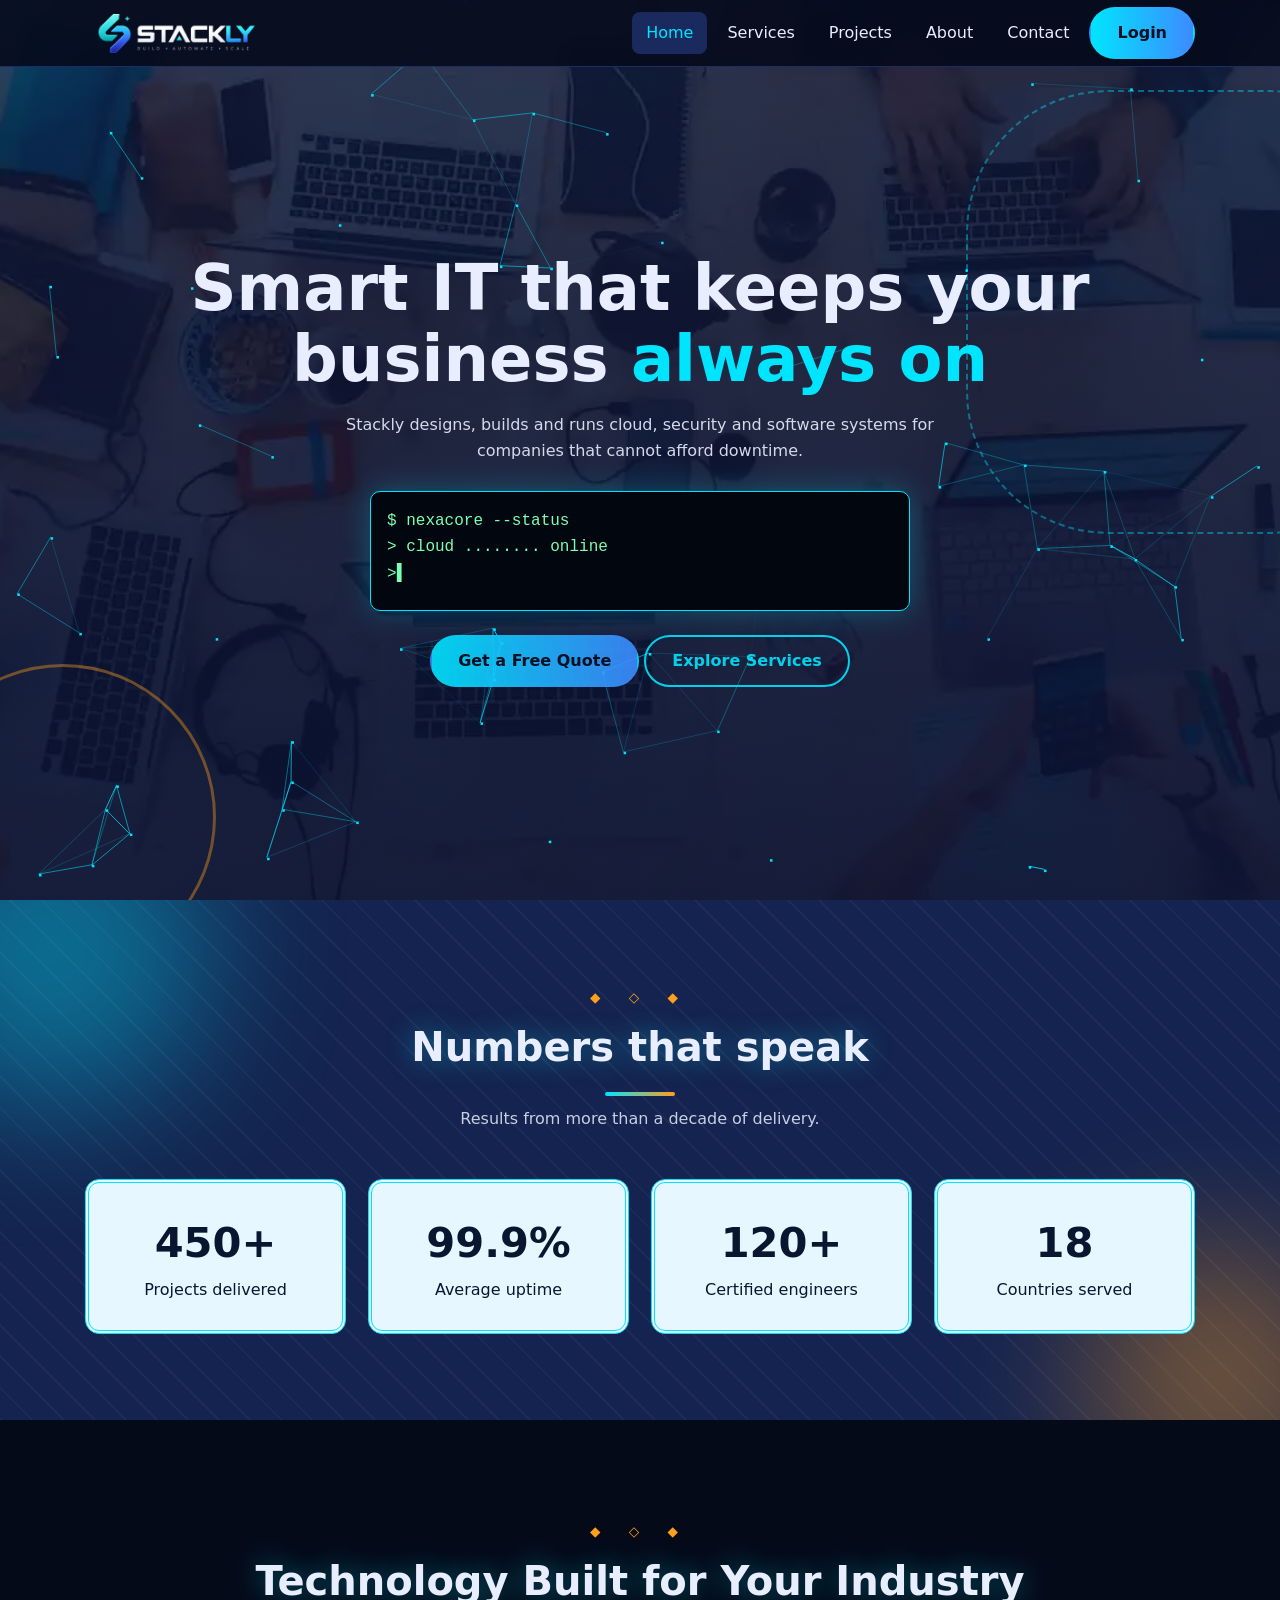
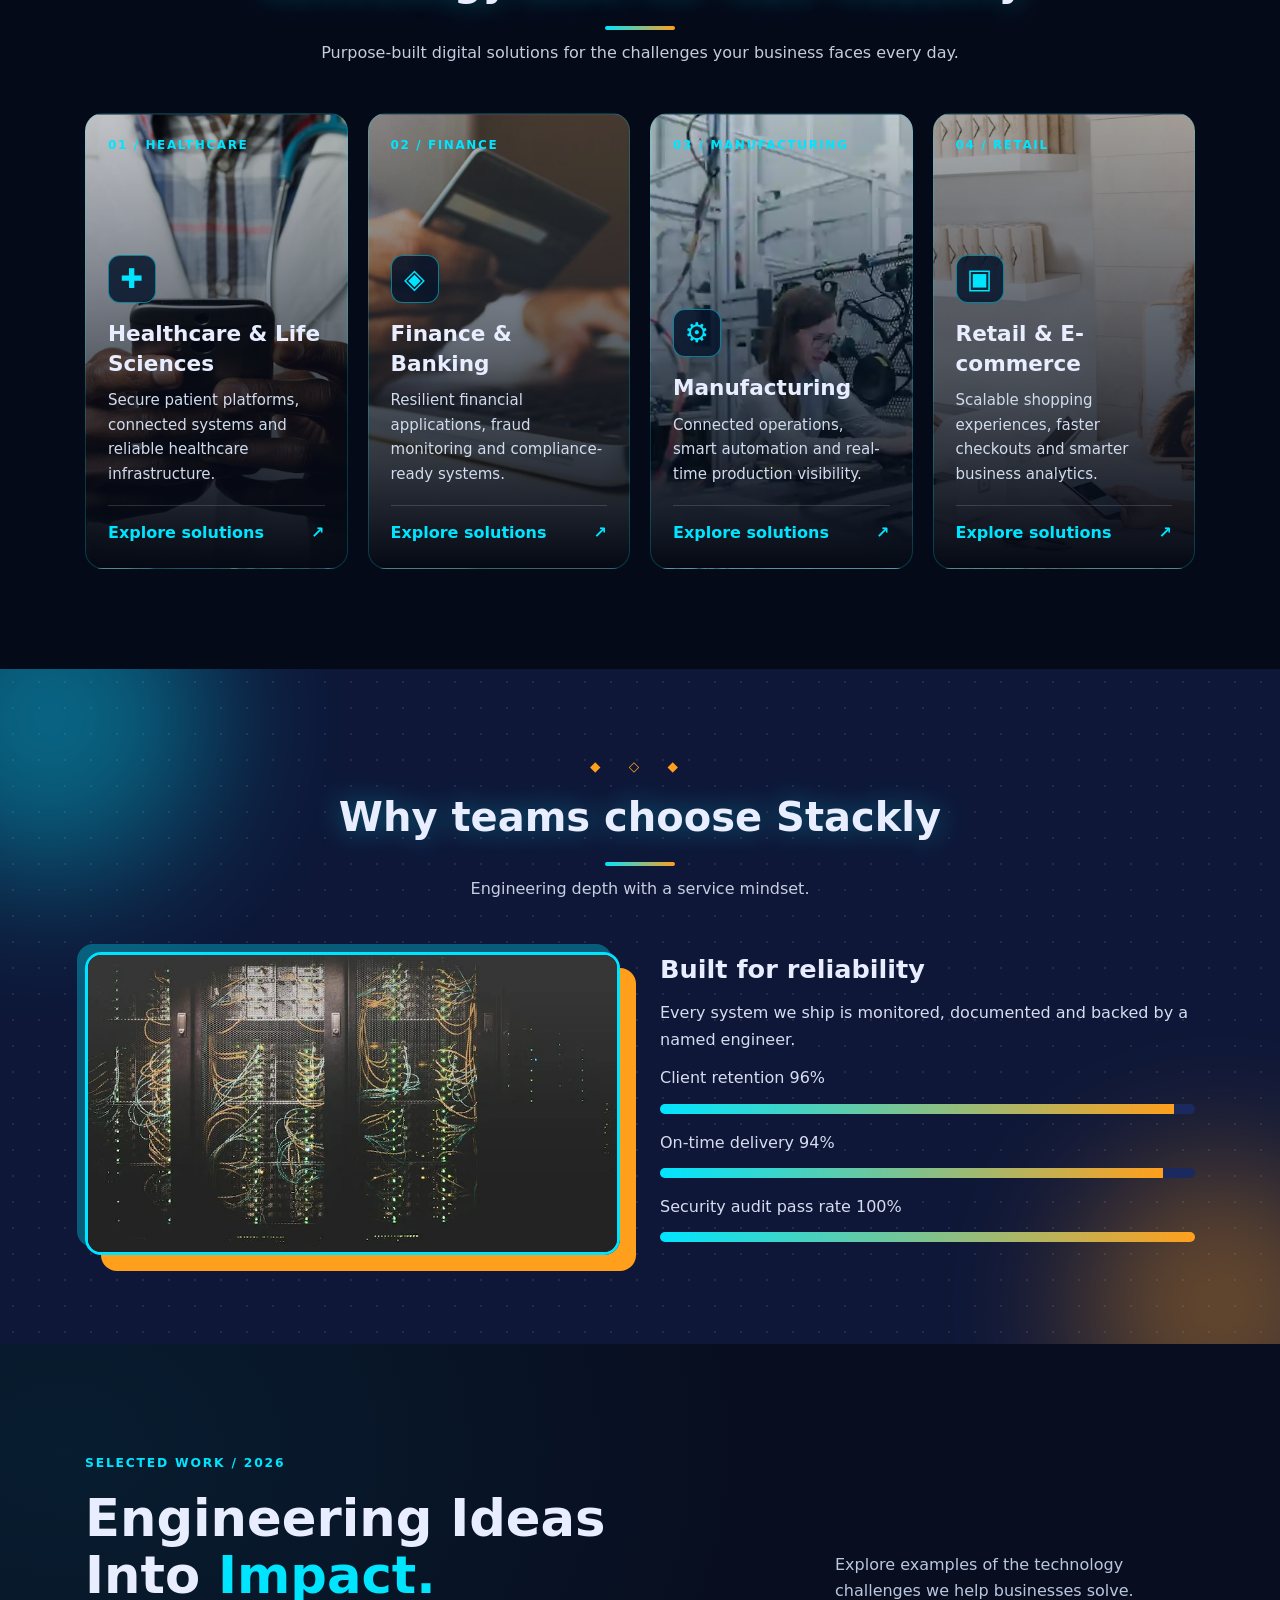
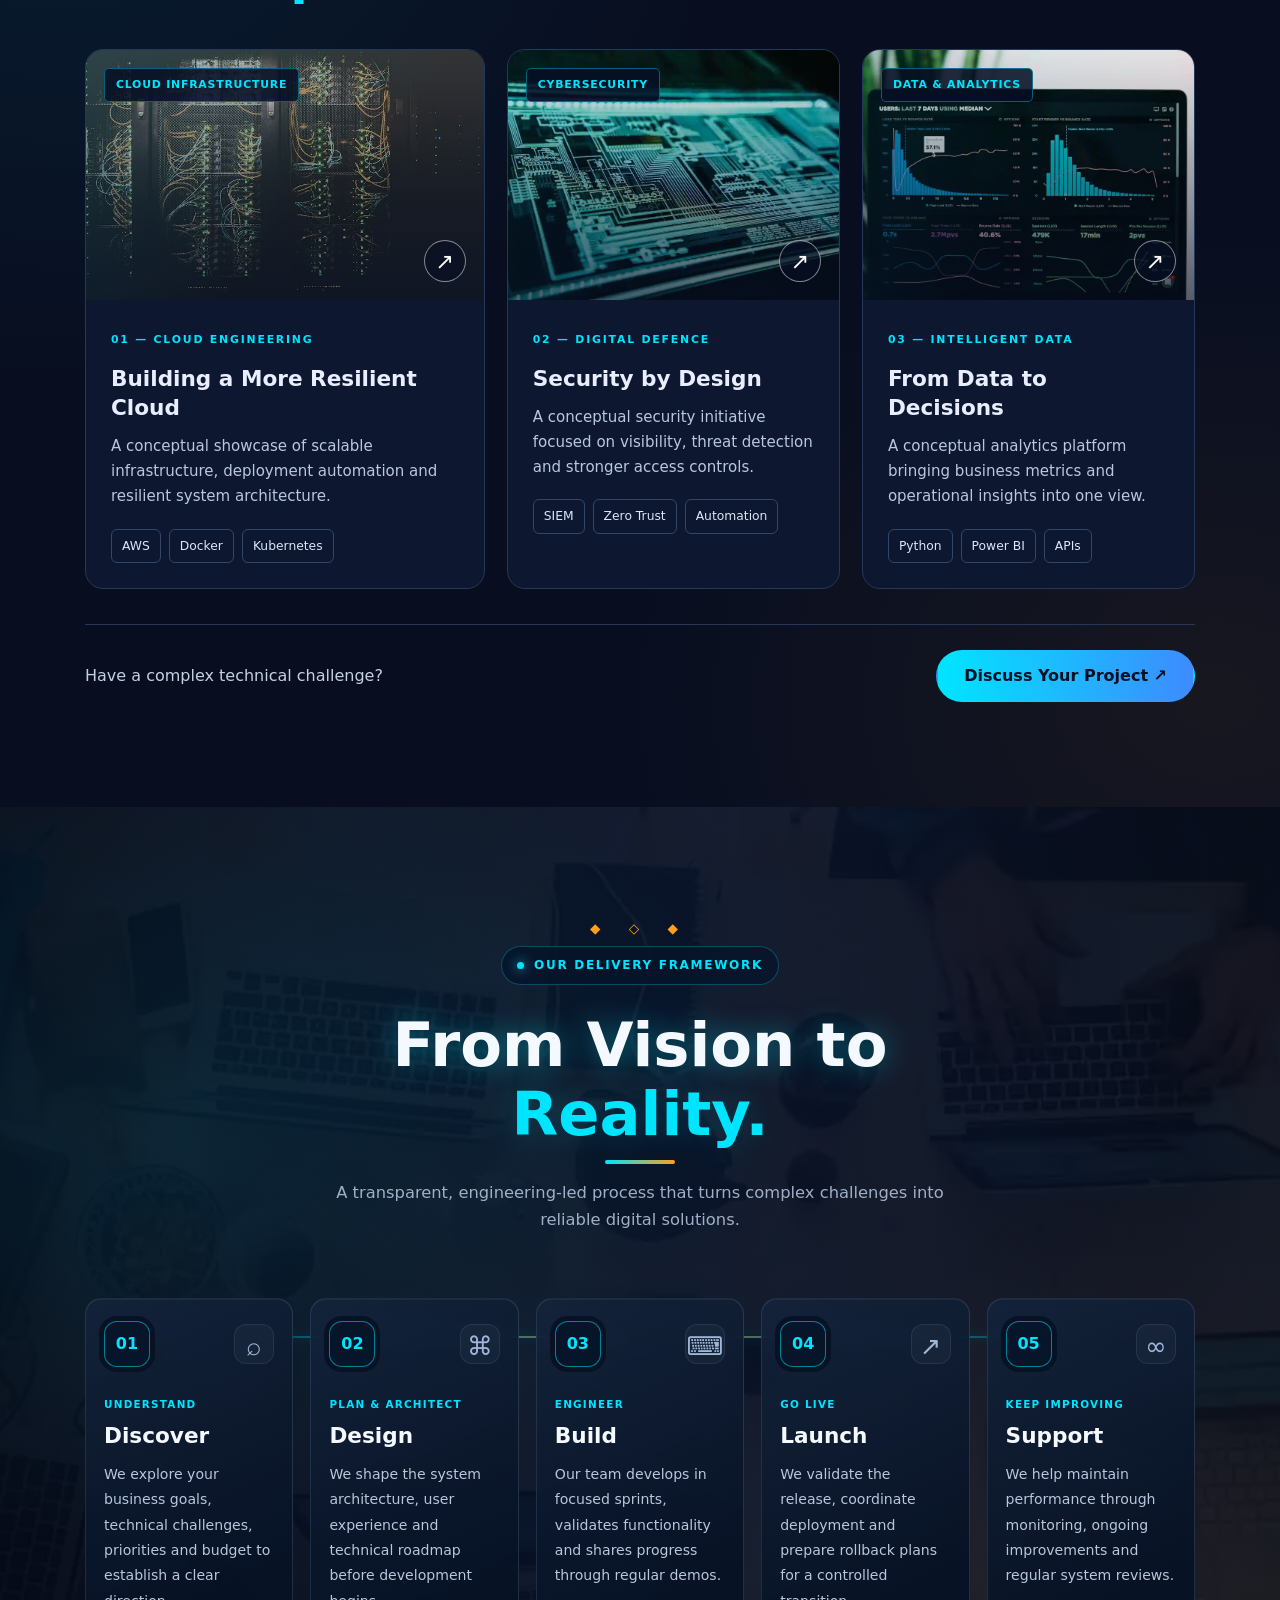
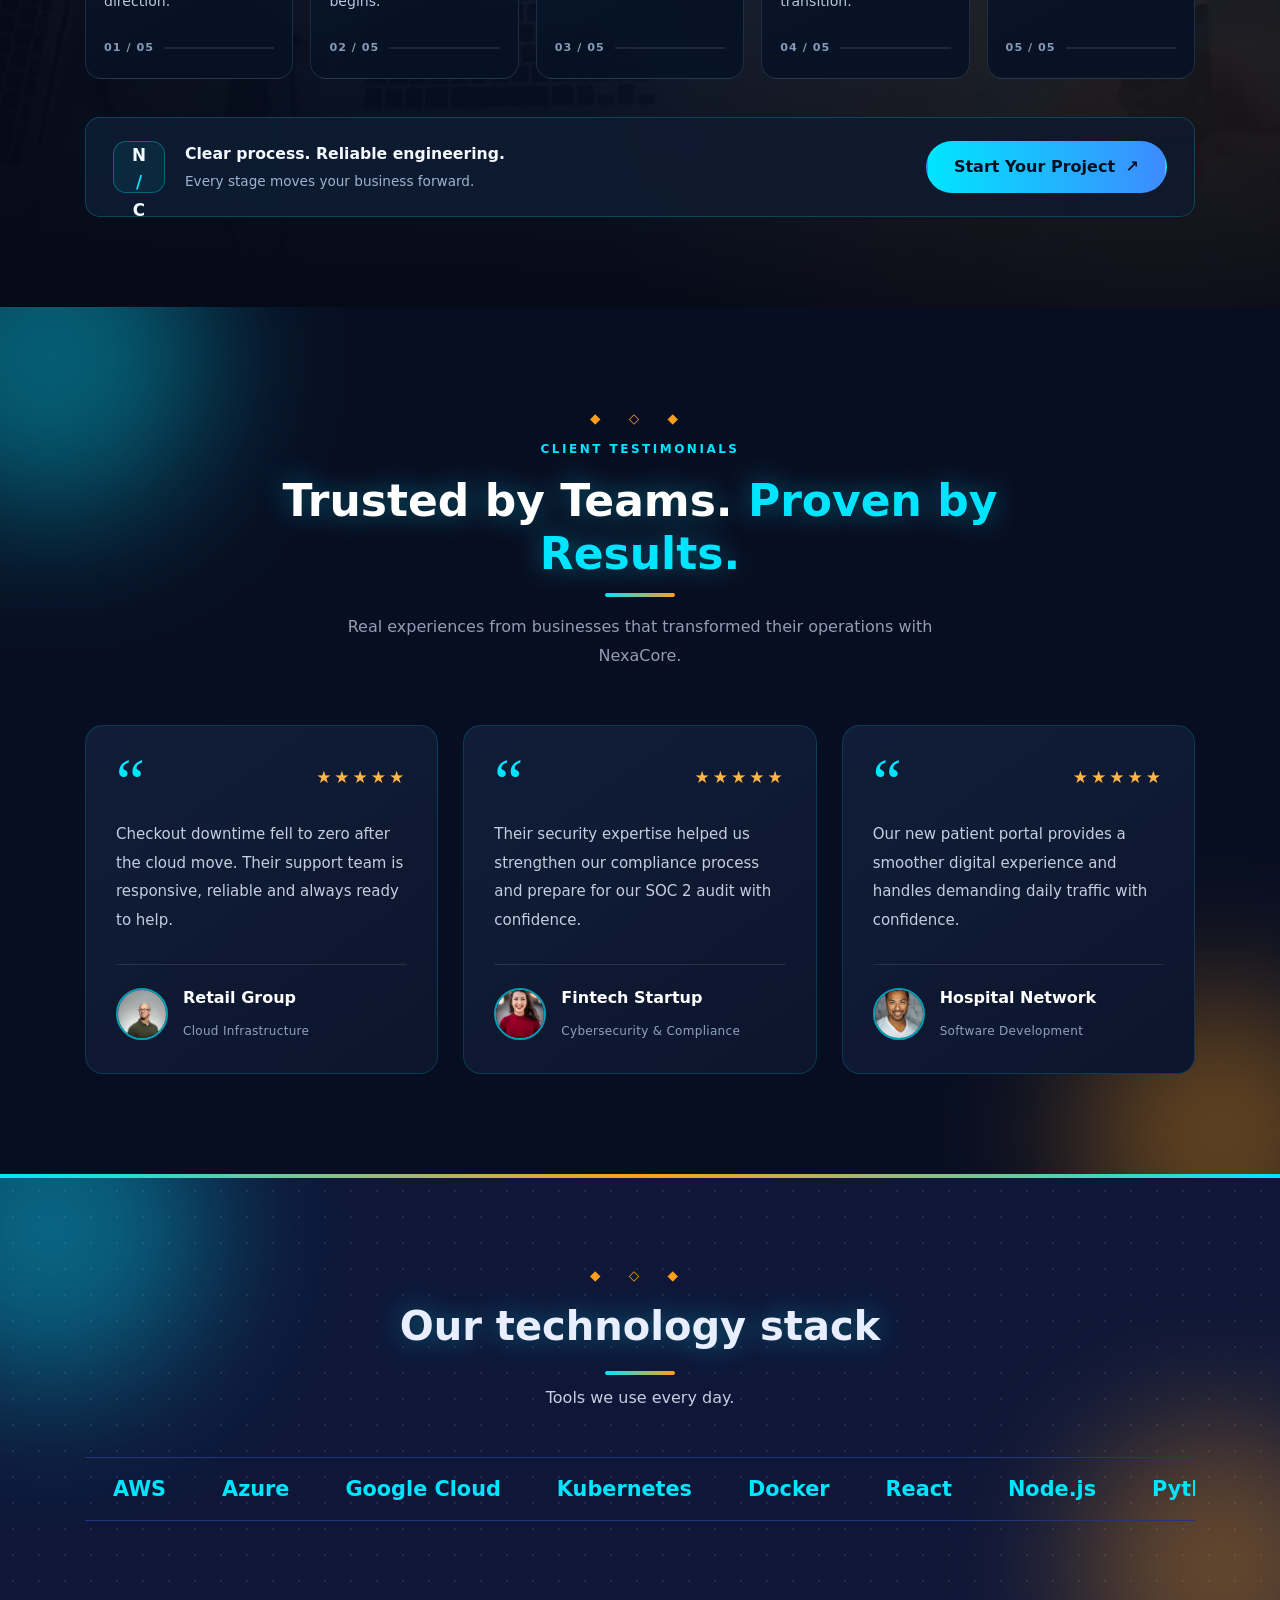
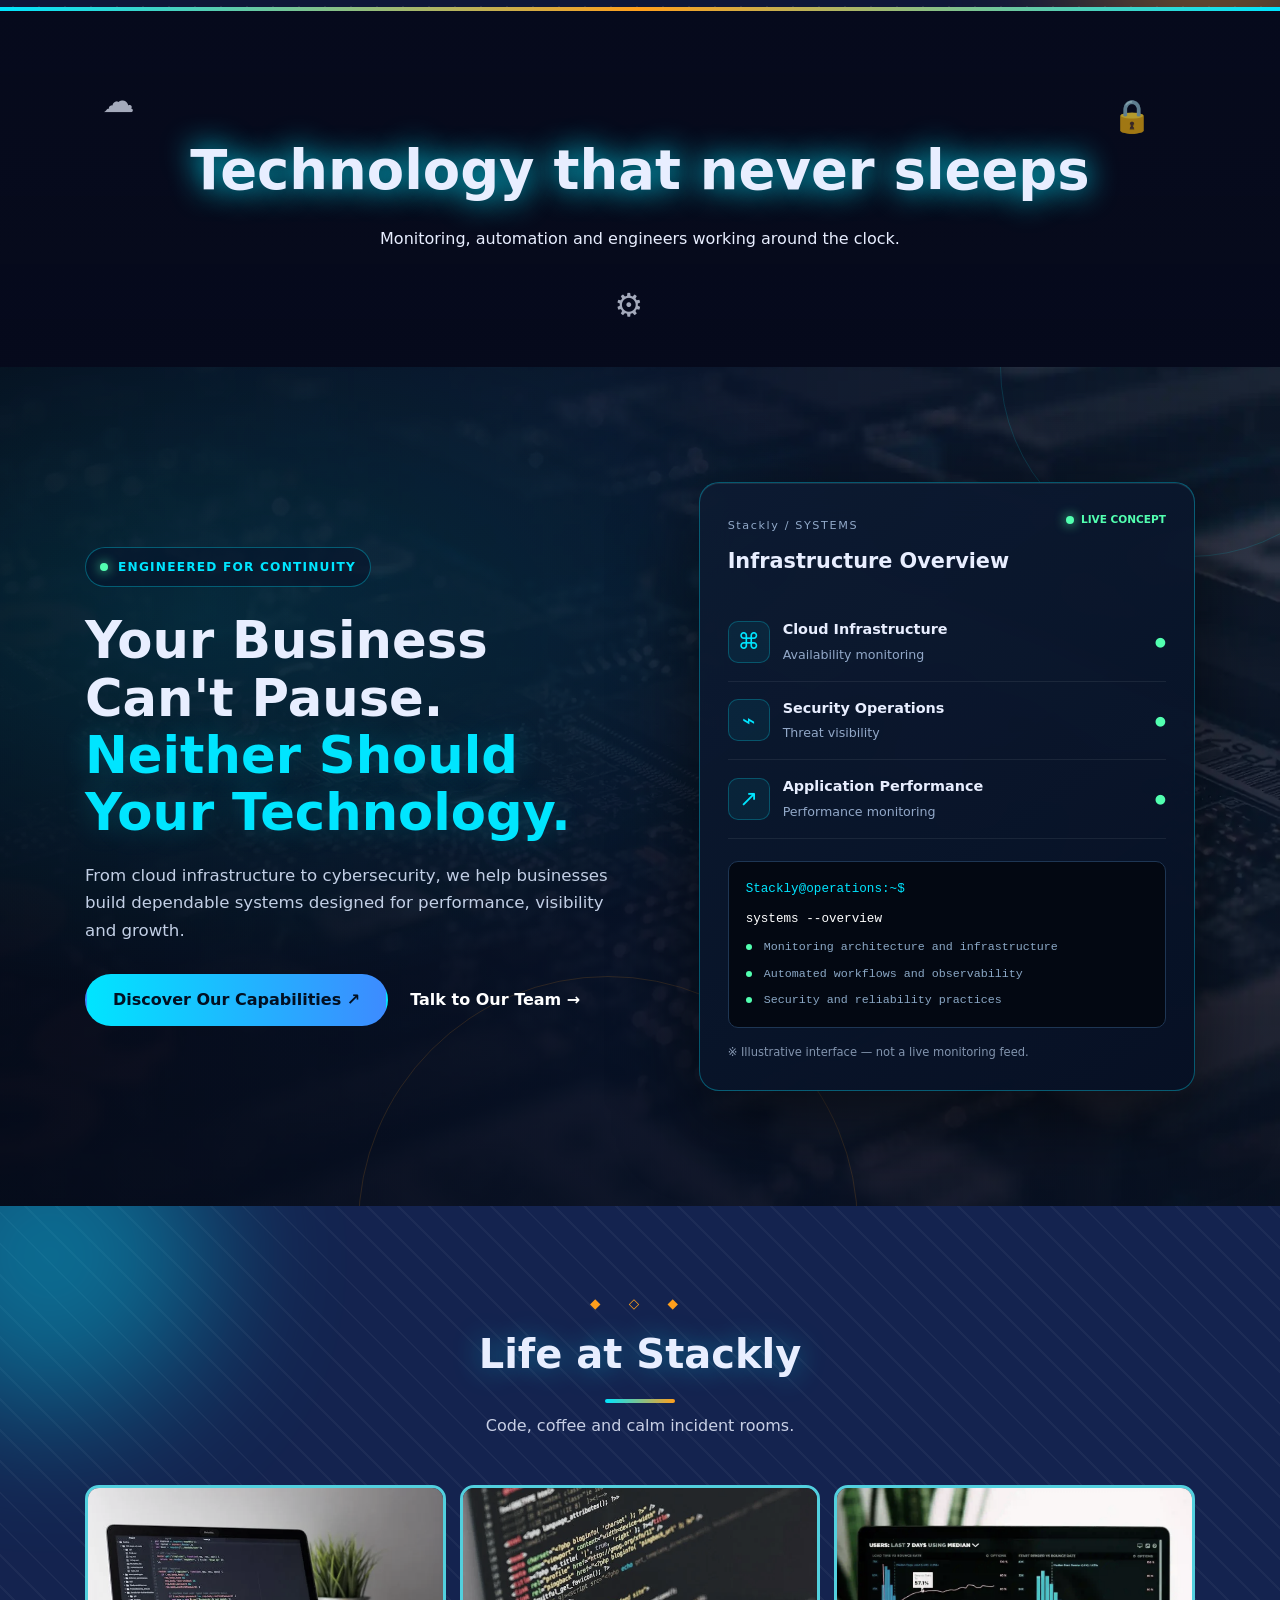
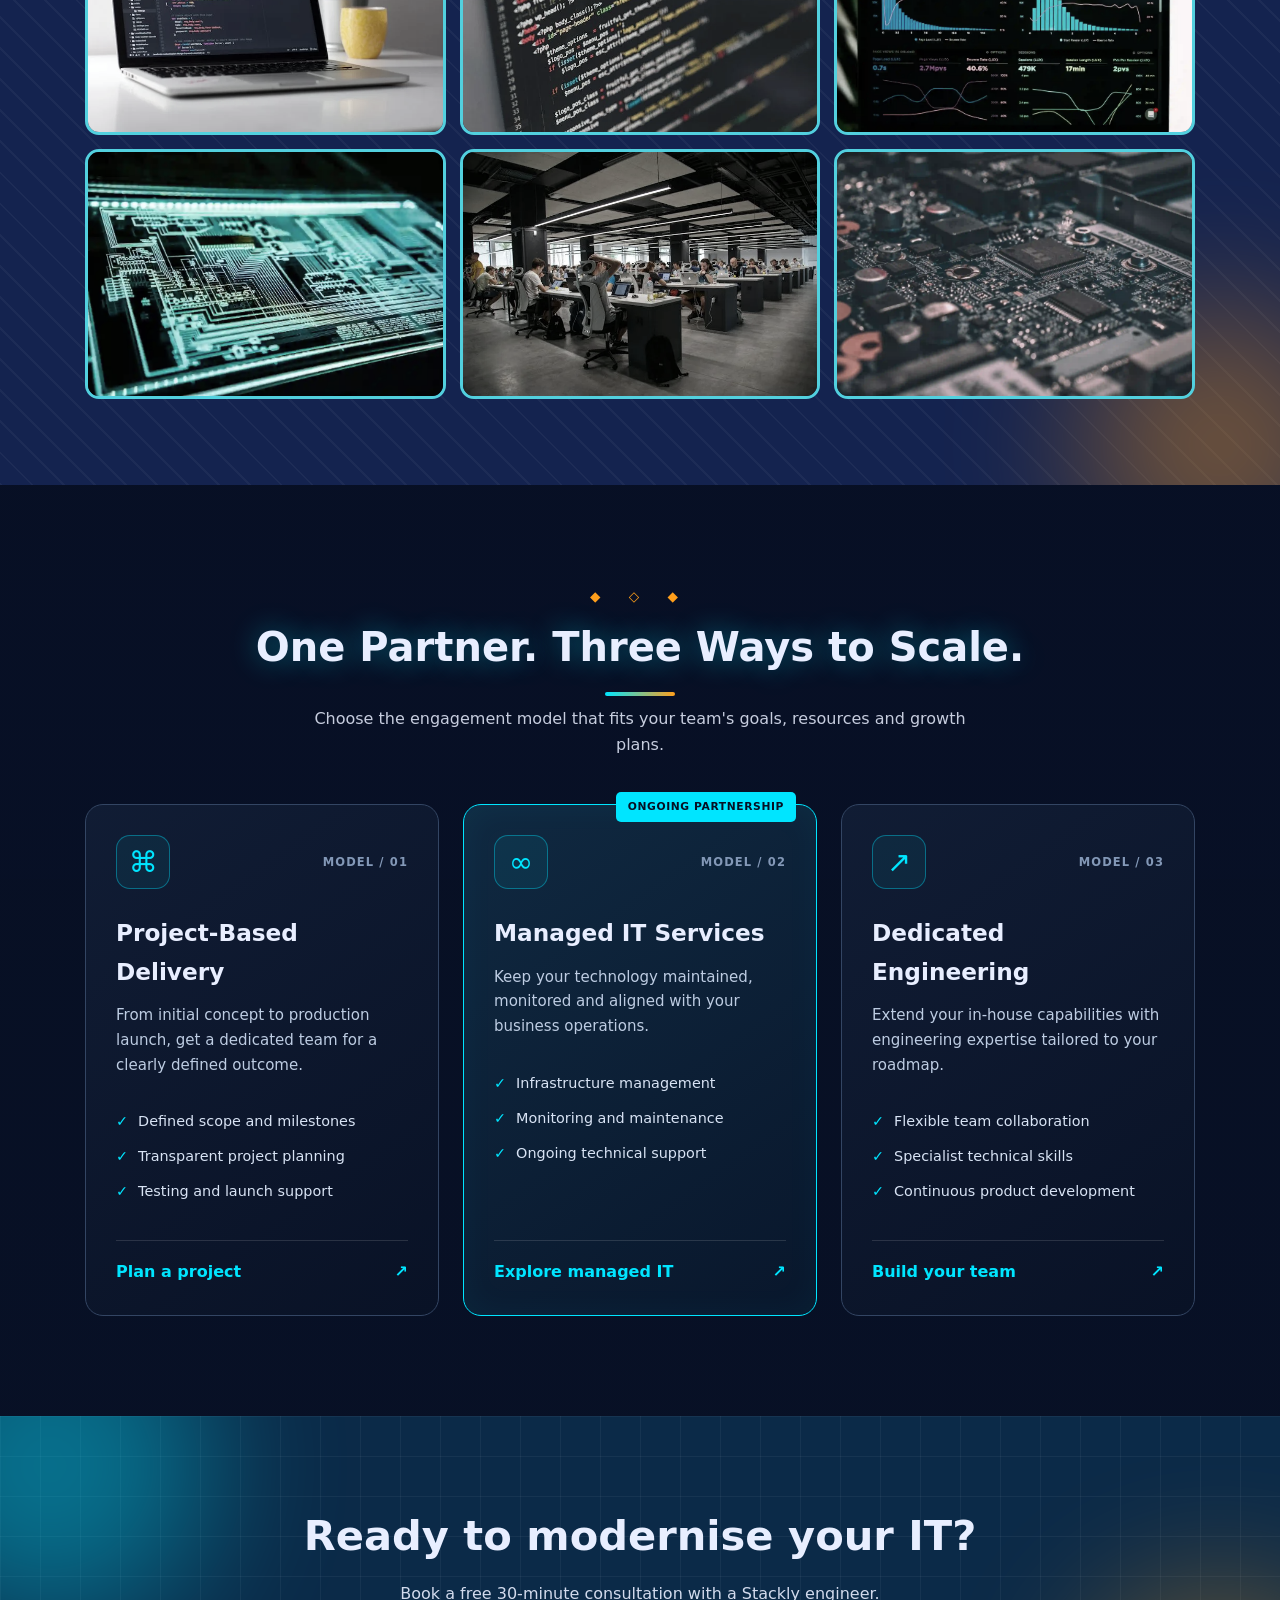
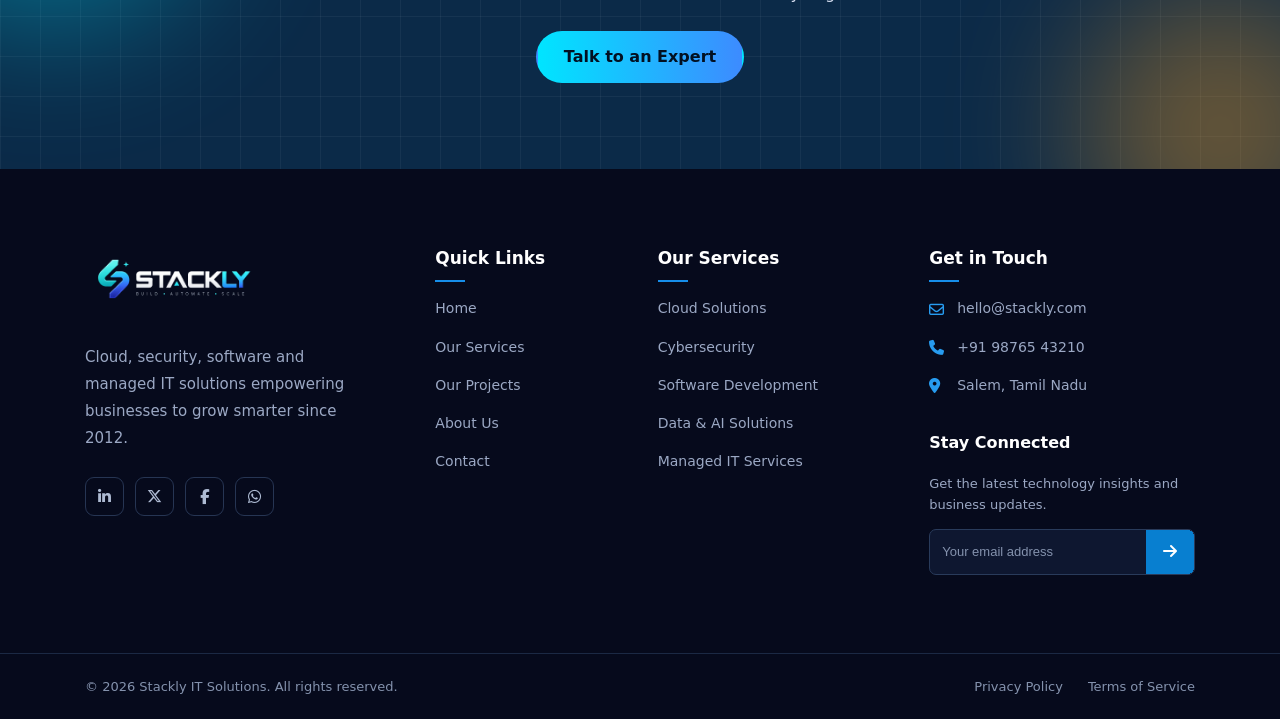
<file: index.html>
<!doctype html>
<html lang="en">
  <head>
    <meta charset="UTF-8" />
    <meta name="viewport" content="width=device-width,initial-scale=1" />
    <title>Home | Stackly IT Solutions</title>
    <link rel="stylesheet"
    href="https://cdnjs.cloudflare.com/ajax/libs/font-awesome/6.5.2/css/all.min.css">
    <link rel="stylesheet" href="css/style.css" />
    <link rel="stylesheet" href="css/index.css" />
  </head>
  <body class="p-index">
    <div id="bar"></div>
    <div id="glow"></div>
    <nav>
      <div class="wrap">
        <a class="logo" href="index.html">
          <img src="images/logo.webp" alt="Stackly Logo">
        </a>
        <button class="burger" id="bg" aria-label="Menu">
          <i></i><i></i><i></i>
        </button>
        <ul class="links" id="lk">
          <li><a href="index.html" class="on">Home</a></li>
          <li><a href="services.html">Services</a></li>
          <li><a href="projects.html">Projects</a></li>
          <li><a href="about.html">About</a></li>
          <li><a href="contact.html">Contact</a></li>
          <li><button class="btn" data-login>Login</button></li>

          <!-- Mobile Contact Information -->
          <li class="mobile-contact">
            <h4>Get in Touch</h4>

            <a href="tel:+919876543210">
              <i class="fa-solid fa-phone"></i>
              <span>+91 98765 43210</span>
            </a>

            <a href="mailto:hello@stackly.com">
              <i class="fa-regular fa-envelope"></i>
              <span>hello@stackly.com</span>
            </a>

            <a href="https://maps.google.com/?q=Salem,Tamil+Nadu">
              <i class="fa-solid fa-location-dot"></i>
              <span>Salem, Tamil Nadu</span>
            </a>
          </li>
        </ul>
      </div>
    </nav>
    <main>
      <header
        class="hero"
        style="--img: url('../images/img26.webp');"
      >
        <canvas id="net"></canvas>
        <div class="wrap">
          <h1>Smart IT that keeps your business <span>always on</span></h1>
          <p>
            Stackly designs, builds and runs cloud, security and software
            systems for companies that cannot afford downtime.
          </p>
          <div class="term" id="tm"></div>
          <p style="margin: 24px auto 0">
            <a class="btn" href="error.html">Get a Free Quote</a>
            <a class="btn alt" href="error.html">Explore Services</a>
          </p>
        </div>
      </header>
      <section class="sec s2">
        <div class="wrap">
          <div class="hd rv">
            <h2>Numbers that speak</h2>
            <p>Results from more than a decade of delivery.</p>
          </div>
          <div class="g">
            <div class="card rv tilt" style="text-align: center">
              <div class="num" data-n="450" data-s="+">0</div>
              <p>Projects delivered</p>
            </div>
            <div class="card rv tilt" style="text-align: center">
              <div class="num" data-n="99" data-s=".9%">0</div>
              <p>Average uptime</p>
            </div>
            <div class="card rv tilt" style="text-align: center">
              <div class="num" data-n="120" data-s="+">0</div>
              <p>Certified engineers</p>
            </div>
            <div class="card rv tilt" style="text-align: center">
              <div class="num" data-n="18" data-s="">0</div>
              <p>Countries served</p>
            </div>
          </div>
        </div>
      </section>

<!-- ========================================= -->

      <!-- <section class="sec s3">
        <div class="wrap">
          <div class="hd rv">
            <h2>What we do</h2>
            <p>Six core services, one accountable team.</p>
          </div>
          <div class="g">
            <div class="card rv tilt">
              <img
                class="ci"
                src="https://images.unsplash.com/photo-1451187580459-43490279c0fa?auto=format&fit=crop&w=600&q=60"
                alt="Cloud Migration"
              />
              <div class="ic">☁️</div>
              <h3>Cloud Migration</h3>
              <p>
                Move workloads to AWS, Azure or GCP with zero-downtime cutovers
                and cost controls.
              </p>
            </div>
            <div class="card rv tilt">
              <img
                class="ci"
                src="https://images.unsplash.com/photo-1563986768609-322da13575f3?auto=format&fit=crop&w=600&q=60"
                alt="Cybersecurity"
              />
              <div class="ic">🛡️</div>
              <h3>Cybersecurity</h3>
              <p>
                24/7 monitoring, penetration testing and compliance for ISO
                27001 and SOC 2.
              </p>
            </div>
            <div class="card rv tilt">
              <img
                class="ci"
                src="https://images.unsplash.com/photo-1555066931-4365d14bab8c?auto=format&fit=crop&w=600&q=60"
                alt="Custom Software"
              />
              <div class="ic">💻</div>
              <h3>Custom Software</h3>
              <p>
                Web, mobile and API products built with agile sprints and clean
                code.
              </p>
            </div>
            <div class="card rv tilt">
              <img
                class="ci"
                src="https://images.unsplash.com/photo-1460925895917-afdab827c52f?auto=format&fit=crop&w=600&q=60"
                alt="Data and AI"
              />
              <div class="ic">📊</div>
              <h3>Data and AI</h3>
              <p>
                Dashboards, pipelines and machine-learning models that drive
                decisions.
              </p>
            </div>
            <div class="card rv tilt">
              <img
                class="ci"
                src="https://images.unsplash.com/photo-1558494949-ef010cbdcc31?auto=format&fit=crop&w=600&q=60"
                alt="Managed IT"
              />
              <div class="ic">🛠️</div>
              <h3>Managed IT</h3>
              <p>
                Helpdesk, patching and monitoring with a guaranteed response
                time.
              </p>
            </div>
            <div class="card rv tilt">
              <img
                class="ci"
                src="https://images.unsplash.com/photo-1518770660439-4636190af475?auto=format&fit=crop&w=600&q=60"
                alt="Networking"
              />
              <div class="ic">🌐</div>
              <h3>Networking</h3>
              <p>
                Secure SD-WAN, Wi-Fi and data-centre design for multi-site
                offices.
              </p>
            </div>
          </div>
        </div>
      </section> -->


<!-- ===== INDUSTRY SOLUTIONS ===== -->
<section class="industry-section">
  <div class="wrap">
    <div class="hd rv">
      <h2>Technology Built for Your Industry</h2>
      <p>Purpose-built digital solutions for the challenges your business faces every day.</p>
    </div>

    <div class="industry-grid">
      <article class="industry-card rv"
        style="--industry-img:url('../images/img1.webp')">
        <span class="industry-number">01 / HEALTHCARE</span>
        <div class="industry-content">
          <span class="industry-icon">✚</span>
          <h3>Healthcare & Life Sciences</h3>
          <p>Secure patient platforms, connected systems and reliable healthcare infrastructure.</p>
          <a href="error.html">Explore solutions <span>↗</span></a>
        </div>
      </article>

      <article class="industry-card rv"
        style="--industry-img:url('../images/img2.webp')">
        <span class="industry-number">02 / FINANCE</span>
        <div class="industry-content">
          <span class="industry-icon">◈</span>
          <h3>Finance & Banking</h3>
          <p>Resilient financial applications, fraud monitoring and compliance-ready systems.</p>
          <a href="error.html">Explore solutions <span>↗</span></a>
        </div>
      </article>

      <article class="industry-card rv"
        style="--industry-img:url('../images/img3.webp')">
        <span class="industry-number">03 / MANUFACTURING</span>
        <div class="industry-content">
          <span class="industry-icon">⚙</span>
          <h3>Manufacturing</h3>
          <p>Connected operations, smart automation and real-time production visibility.</p>
          <a href="error.html">Explore solutions <span>↗</span></a>
        </div>
      </article>

      <article class="industry-card rv"
        style="--industry-img:url('../images/img4.webp')">
        <span class="industry-number">04 / RETAIL</span>
        <div class="industry-content">
          <span class="industry-icon">▣</span>
          <h3>Retail & E-commerce</h3>
          <p>Scalable shopping experiences, faster checkouts and smarter business analytics.</p>
          <a href="error.html">Explore solutions <span>↗</span></a>
        </div>
      </article>
    </div>
  </div>
</section>

<!-- ===================================================== -->

      <section class="sec s1">
        <div class="wrap">
          <div class="hd rv">
            <h2>Why teams choose Stackly</h2>
            <p>Engineering depth with a service mindset.</p>
          </div>
          <div class="split">
            <img
              src="images/img5.webp"
              alt="Server room"
            />
            <div class="rv l">
              <h3>Built for reliability</h3>
              <p>
                Every system we ship is monitored, documented and backed by a
                named engineer.
              </p>
              <p>Client retention 96%</p>
              <div class="pb"><i style="--w: 96%"></i></div>
              <p>On-time delivery 94%</p>
              <div class="pb"><i style="--w: 94%"></i></div>
              <p>Security audit pass rate 100%</p>
              <div class="pb"><i style="--w: 100%"></i></div>
            </div>
          </div>
        </div>
      </section>


<!-- ===== FEATURED PROJECTS ===== -->
<section class="projects-section">
  <div class="wrap">
    <div class="projects-heading rv">
      <div>
        <span class="eyebrow">SELECTED WORK / 2026</span>
        <h2>Engineering Ideas Into <span>Impact.</span></h2>
      </div>
      <p>Explore examples of the technology challenges we help businesses solve.</p>
    </div>

    <div class="project-grid">
      <article class="project-feature rv">
        <div class="project-image"
          style="--project-img:url('../images/img5.webp')">
          <span class="project-tag">CLOUD INFRASTRUCTURE</span>
          <span class="project-arrow">↗</span>
        </div>
        <div class="project-info">
          <span>01 — CLOUD ENGINEERING</span>
          <h3>Building a More Resilient Cloud</h3>
          <p>A conceptual showcase of scalable infrastructure, deployment automation and resilient system architecture.</p>
          <div class="project-tech">
            <span>AWS</span><span>Docker</span><span>Kubernetes</span>
          </div>
        </div>
      </article>

      <article class="project-feature rv">
        <div class="project-image"
          style="--project-img:url('../images/img6.webp')">
          <span class="project-tag">CYBERSECURITY</span>
          <span class="project-arrow">↗</span>
        </div>
        <div class="project-info">
          <span>02 — DIGITAL DEFENCE</span>
          <h3>Security by Design</h3>
          <p>A conceptual security initiative focused on visibility, threat detection and stronger access controls.</p>
          <div class="project-tech">
            <span>SIEM</span><span>Zero Trust</span><span>Automation</span>
          </div>
        </div>
      </article>

      <article class="project-feature rv">
        <div class="project-image"
          style="--project-img:url('../images/img22.webp')">
          <span class="project-tag">DATA & ANALYTICS</span>
          <span class="project-arrow">↗</span>
        </div>
        <div class="project-info">
          <span>03 — INTELLIGENT DATA</span>
          <h3>From Data to Decisions</h3>
          <p>A conceptual analytics platform bringing business metrics and operational insights into one view.</p>
          <div class="project-tech">
            <span>Python</span><span>Power BI</span><span>APIs</span>
          </div>
        </div>
      </article>
    </div>

    <div class="projects-bottom rv">
      <span>Have a complex technical challenge?</span>
      <a class="btn" href="error.html">Discuss Your Project ↗</a>
    </div>
  </div>
</section>


<!-- ===== PREMIUM HOW WE WORK ===== -->
<section class="process-section">
  <div class="process-bg"></div>

  <div class="wrap">
    <div class="process-heading hd rv">
      <span class="process-eyebrow">
        <i></i> OUR DELIVERY FRAMEWORK
      </span>
      <h2>From Vision to <span>Reality.</span></h2>
      <p>
        A transparent, engineering-led process that turns complex
        challenges into reliable digital solutions.
      </p>
    </div>

    <div class="process-timeline">

      <article class="process-card rv">
        <div class="process-top">
          <span class="process-number">01</span>
          <span class="process-symbol">⌕</span>
        </div>
        <span class="process-label">UNDERSTAND</span>
        <h3>Discover</h3>
        <p>
          We explore your business goals, technical challenges,
          priorities and budget to establish a clear direction.
        </p>
        <div class="process-bottom">
          <span>01 / 05</span>
          <span class="process-line"></span>
        </div>
      </article>

      <article class="process-card rv">
        <div class="process-top">
          <span class="process-number">02</span>
          <span class="process-symbol">⌘</span>
        </div>
        <span class="process-label">PLAN & ARCHITECT</span>
        <h3>Design</h3>
        <p>
          We shape the system architecture, user experience
          and technical roadmap before development begins.
        </p>
        <div class="process-bottom">
          <span>02 / 05</span>
          <span class="process-line"></span>
        </div>
      </article>

      <article class="process-card rv">
        <div class="process-top">
          <span class="process-number">03</span>
          <span class="process-symbol">⌨</span>
        </div>
        <span class="process-label">ENGINEER</span>
        <h3>Build</h3>
        <p>
          Our team develops in focused sprints, validates
          functionality and shares progress through regular demos.
        </p>
        <div class="process-bottom">
          <span>03 / 05</span>
          <span class="process-line"></span>
        </div>
      </article>

      <article class="process-card rv">
        <div class="process-top">
          <span class="process-number">04</span>
          <span class="process-symbol">↗</span>
        </div>
        <span class="process-label">GO LIVE</span>
        <h3>Launch</h3>
        <p>
          We validate the release, coordinate deployment and
          prepare rollback plans for a controlled transition.
        </p>
        <div class="process-bottom">
          <span>04 / 05</span>
          <span class="process-line"></span>
        </div>
      </article>

      <article class="process-card rv">
        <div class="process-top">
          <span class="process-number">05</span>
          <span class="process-symbol">∞</span>
        </div>
        <span class="process-label">KEEP IMPROVING</span>
        <h3>Support</h3>
        <p>
          We help maintain performance through monitoring,
          ongoing improvements and regular system reviews.
        </p>
        <div class="process-bottom">
          <span>05 / 05</span>
          <span class="process-line"></span>
        </div>
      </article>

    </div>

    <div class="process-footer rv">
      <div class="process-footer-mark">N<span>/</span>C</div>
      <p>
        <strong>Clear process. Reliable engineering.</strong>
        <span>Every stage moves your business forward.</span>
      </p>
      <a href="error.html" class="btn">
        Start Your Project <span>↗</span>
      </a>
    </div>
  </div>
</section>


<!-- ============================================== -->


<section class="sec client-stories">
  <div class="wrap">

    <div class="hd rv">
      <span class="section-tag">CLIENT TESTIMONIALS</span>
      <h2>Trusted by Teams. <span>Proven by Results.</span></h2>
      <p>Real experiences from businesses that transformed their operations with NexaCore.</p>
    </div>

    <div class="stories-grid">

      <!-- Story 1 -->
      <div class="story-card rv tilt">
        <div class="story-top">
          <div class="quote-icon">“</div>
          <div class="stars">★★★★★</div>
        </div>

        <p class="story-text">
          Checkout downtime fell to zero after the cloud move.
          Their support team is responsive, reliable and always ready to help.
        </p>

        <div class="story-client">
          <img src="images/imgper1.webp" alt="Retail group representative">
          <div>
            <h3>Retail Group</h3>
            <span>Cloud Infrastructure</span>
          </div>
        </div>
      </div>

      <!-- Story 2 -->
      <div class="story-card rv tilt">
        <div class="story-top">
          <div class="quote-icon">“</div>
          <div class="stars">★★★★★</div>
        </div>

        <p class="story-text">
          Their security expertise helped us strengthen our compliance
          process and prepare for our SOC 2 audit with confidence.
        </p>

        <div class="story-client">
          <img src="images/person4.webp" alt="Fintech startup representative">
          <div>
            <h3>Fintech Startup</h3>
            <span>Cybersecurity & Compliance</span>
          </div>
        </div>
      </div>

      <!-- Story 3 -->
      <div class="story-card rv tilt">
        <div class="story-top">
          <div class="quote-icon">“</div>
          <div class="stars">★★★★★</div>
        </div>

        <p class="story-text">
          Our new patient portal provides a smoother digital experience
          and handles demanding daily traffic with confidence.
        </p>

        <div class="story-client">
          <img src="images/imgper3.webp" alt="Hospital network representative">
          <div>
            <h3>Hospital Network</h3>
            <span>Software Development</span>
          </div>
        </div>
      </div>

    </div>
  </div>
</section>


<!-- ======================================== -->

      <section class="sec s1">
        <div class="wrap">
          <div class="hd rv">
            <h2>Our technology stack</h2>
            <p>Tools we use every day.</p>
          </div>
          <div class="mq">
            <div>
              <span>AWS</span><span>Azure</span><span>Google Cloud</span
              ><span>Kubernetes</span><span>Docker</span><span>React</span
              ><span>Node.js</span><span>Python</span><span>Java</span
              ><span>Terraform</span><span>Splunk</span><span>Cisco</span
              ><span>AWS</span><span>Azure</span><span>Google Cloud</span
              ><span>Kubernetes</span><span>Docker</span><span>React</span
              ><span>Node.js</span><span>Python</span><span>Java</span
              ><span>Terraform</span><span>Splunk</span><span>Cisco</span>
            </div>
          </div>
        </div>
      </section>

<!-- ============================================= -->

      <section
        class="bn"
        style="
          --img: url('../images/img8.webp');
        "
      >
        <div class="rv">
          <h2>Technology that never sleeps</h2>
          <p>Monitoring, automation and engineers working around the clock.</p>
        </div>
        <span style="left: 8%; top: 18%">☁️</span
        ><span style="right: 10%; top: 22%; animation-delay: -2s">🔒</span
        ><span style="left: 48%; bottom: 10%; animation-delay: -3s">⚙️</span>
      </section>


<!-- ===== Stackly COMMAND CENTER ===== -->
<section class="command-section"
  style="--command-bg:url('../images/img23.webp')">

  <div class="command-orbit orbit-one"></div>
  <div class="command-orbit orbit-two"></div>

  <div class="wrap command-layout">
    <div class="command-copy rv">
      <span class="command-label">
        <i></i> ENGINEERED FOR CONTINUITY
      </span>

      <h2>Your Business Can't Pause.<br>
        <span>Neither Should Your Technology.</span>
      </h2>

      <p>
        From cloud infrastructure to cybersecurity, we help
        businesses build dependable systems designed for
        performance, visibility and growth.
      </p>

      <div class="command-actions">
        <a href="error.html" class="btn">Discover Our Capabilities ↗</a>
        <a href="error.html" class="command-link">Talk to Our Team →</a>
      </div>
    </div>

    <div class="command-panel rv">
      <div class="command-panel-head">
        <div>
          <span class="panel-overline">Stackly / SYSTEMS</span>
          <h3>Infrastructure Overview</h3>
        </div>
        <span class="panel-live"><i></i> LIVE CONCEPT</span>
      </div>

      <div class="command-status">
        <div class="status-icon">⌘</div>
        <div>
          <strong>Cloud Infrastructure</strong>
          <span>Availability monitoring</span>
        </div>
        <b>●</b>
      </div>

      <div class="command-status">
        <div class="status-icon">⌁</div>
        <div>
          <strong>Security Operations</strong>
          <span>Threat visibility</span>
        </div>
        <b>●</b>
      </div>

      <div class="command-status">
        <div class="status-icon">↗</div>
        <div>
          <strong>Application Performance</strong>
          <span>Performance monitoring</span>
        </div>
        <b>●</b>
      </div>

      <div class="command-terminal">
        <span>Stackly@operations:~$</span>
        <p>systems --overview</p>
        <div><i></i> Monitoring architecture and infrastructure</div>
        <div><i></i> Automated workflows and observability</div>
        <div><i></i> Security and reliability practices</div>
      </div>

      <p class="command-note">
        <span>※</span> Illustrative interface — not a live monitoring feed.
      </p>
    </div>
  </div>
</section>

<!-- ============================================== -->

      <section class="sec s2">
        <div class="wrap">
          <div class="hd rv">
            <h2>Life at Stackly</h2>
            <p>Code, coffee and calm incident rooms.</p>
          </div>
          <div class="gal rv">
            <img
              src="images/img10.webp"
              alt="dev"
              loading="lazy"
            /><img
              src="images/img11.webp"
              alt="mon"
              loading="lazy"
            /><img
              src="images/img22.webp"
              alt="dash"
              loading="lazy"
            /><img
              src="images/img6.webp"
              alt="cyber"
              loading="lazy"
            /><img
              src="images/img12.webp"
              alt="team"
              loading="lazy"
            /><img
              src="images/img23.webp"
              alt="chip"
              loading="lazy"
            />
          </div>
        </div>
      </section>


<!-- ===== ENGAGEMENT MODELS ===== -->
<section class="engagement-section">
  <div class="wrap">
    <div class="hd rv">
      <h2>One Partner. Three Ways to Scale.</h2>
      <p>Choose the engagement model that fits your team's goals, resources and growth plans.</p>
    </div>

    <div class="engagement-grid">
      <article class="engagement-card rv">
        <div class="engagement-top">
          <span class="engagement-icon">⌘</span>
          <span class="engagement-index">MODEL / 01</span>
        </div>
        <h3>Project-Based Delivery</h3>
        <p>From initial concept to production launch, get a dedicated team for a clearly defined outcome.</p>
        <ul>
          <li>Defined scope and milestones</li>
          <li>Transparent project planning</li>
          <li>Testing and launch support</li>
        </ul>
        <a href="error.html">Plan a project <span>↗</span></a>
      </article>

      <article class="engagement-card engagement-featured rv">
        <span class="engagement-badge">ONGOING PARTNERSHIP</span>
        <div class="engagement-top">
          <span class="engagement-icon">∞</span>
          <span class="engagement-index">MODEL / 02</span>
        </div>
        <h3>Managed IT Services</h3>
        <p>Keep your technology maintained, monitored and aligned with your business operations.</p>
        <ul>
          <li>Infrastructure management</li>
          <li>Monitoring and maintenance</li>
          <li>Ongoing technical support</li>
        </ul>
        <a href="error.html">Explore managed IT <span>↗</span></a>
      </article>

      <article class="engagement-card rv">
        <div class="engagement-top">
          <span class="engagement-icon">↗</span>
          <span class="engagement-index">MODEL / 03</span>
        </div>
        <h3>Dedicated Engineering</h3>
        <p>Extend your in-house capabilities with engineering expertise tailored to your roadmap.</p>
        <ul>
          <li>Flexible team collaboration</li>
          <li>Specialist technical skills</li>
          <li>Continuous product development</li>
        </ul>
        <a href="error.html">Build your team <span>↗</span></a>
      </article>
    </div>
  </div>
</section>

<!-- ===================================== -->

      <section class="sec s3">
        <div class="wrap cta rv">
          <h2>Ready to modernise your IT?</h2>
          <p>Book a free 30-minute consultation with a Stackly engineer.</p>
          <a class="btn" href="error.html">Talk to an Expert</a>
        </div>
      </section>
    </main>

<!-- =========================== Premium Footer =========================== -->
<footer class="foot">

  <div class="wrap fgrid">

    <!-- Brand -->
    <div class="foot-brand">
      <a class="brand" href="index.html">
        <img src="images/logo.webp" alt="Stackly Logo" class="brand-logo">
      </a>

      <p>
        Cloud, security, software and managed IT solutions
        empowering businesses to grow smarter since 2012.
      </p>

      <div class="foot-socials">
        <a href="#" aria-label="LinkedIn"><i class="fa-brands fa-linkedin-in"></i></a>
        <a href="#" aria-label="X"><i class="fa-brands fa-x-twitter"></i></a>
        <a href="#" aria-label="Facebook"><i class="fa-brands fa-facebook-f"></i></a>
        <a href="#" aria-label="WhatsApp"><i class="fa-brands fa-whatsapp"></i></a>
      </div>
    </div>

    <!-- Quick Links -->
    <div class="foot-links">
      <h4>Quick Links</h4>
      <a href="index.html">Home</a>
      <a href="services.html">Our Services</a>
      <a href="projects.html">Our Projects</a>
      <a href="about.html">About Us</a>
      <a href="contact.html">Contact</a>
    </div>

    <!-- Services -->
    <div class="foot-links">
      <h4>Our Services</h4>
      <a href="services.html">Cloud Solutions</a>
      <a href="services.html">Cybersecurity</a>
      <a href="services.html">Software Development</a>
      <a href="services.html">Data & AI Solutions</a>
      <a href="services.html">Managed IT Services</a>
    </div>

    <!-- Contact -->
    <div class="foot-links foot-contact">
      <h4>Get in Touch</h4>

      <a href="mailto:hello@stackly.com">
        <i class="fa-regular fa-envelope"></i>
        hello@stackly.com
      </a>

      <a href="tel:+919876543210">
        <i class="fa-solid fa-phone"></i>
        +91 98765 43210
      </a>

      <a href="contact.html">
        <i class="fa-solid fa-location-dot"></i>
        Salem, Tamil Nadu
      </a>

      <!-- Newsletter -->
      <div class="foot-newsletter">
        <h4>Stay Connected</h4>
        <p>Get the latest technology insights and business updates.</p>

        <form class="foot-newsletter-form" id="newsletterForm">
          <input
            type="email"
            id="newsletterEmail"
            placeholder="Your email address"
            aria-label="Your email address"
            required
          >

          <button type="submit" aria-label="Subscribe">
            <i class="fa-solid fa-arrow-right"></i>
          </button>
        </form>

        <p class="newsletter-message" id="newsletterMessage" aria-live="polite"></p>
      </div>
    </div>

  </div>

  <!-- Bottom Bar -->
  <div class="foot-bottom">
    <div class="wrap foot-bottom-inner">
      <p class="copy">© 2026 Stackly IT Solutions. All rights reserved.</p>

      <div class="foot-legal">
        <a href="contact.html">Privacy Policy</a>
        <a href="contact.html">Terms of Service</a>
      </div>
    </div>
  </div>

</footer>

    <!-- <div class="modal" id="lm">
      <form class="box" id="lf">
        <button type="button" id="lc" aria-label="Close">×</button>
        <h3>Welcome back</h3>
        <p>Signing in as <b id="rl">Client</b></p>
        <div class="role">
          <button type="button" class="on" data-r="Client">👤 Client</button
          ><button type="button" data-r="Admin">🛡️ Admin</button>
        </div>
        <input type="email" placeholder="Email address" required /><input
          type="password"
          placeholder="Password"
          required
        /><button class="btn" style="width: 100%">Login</button>
      </form>
    </div> -->
    <script src="js/main.js"></script>
    <script src="js/index.js"></script>
  </body>
</html>
</file>
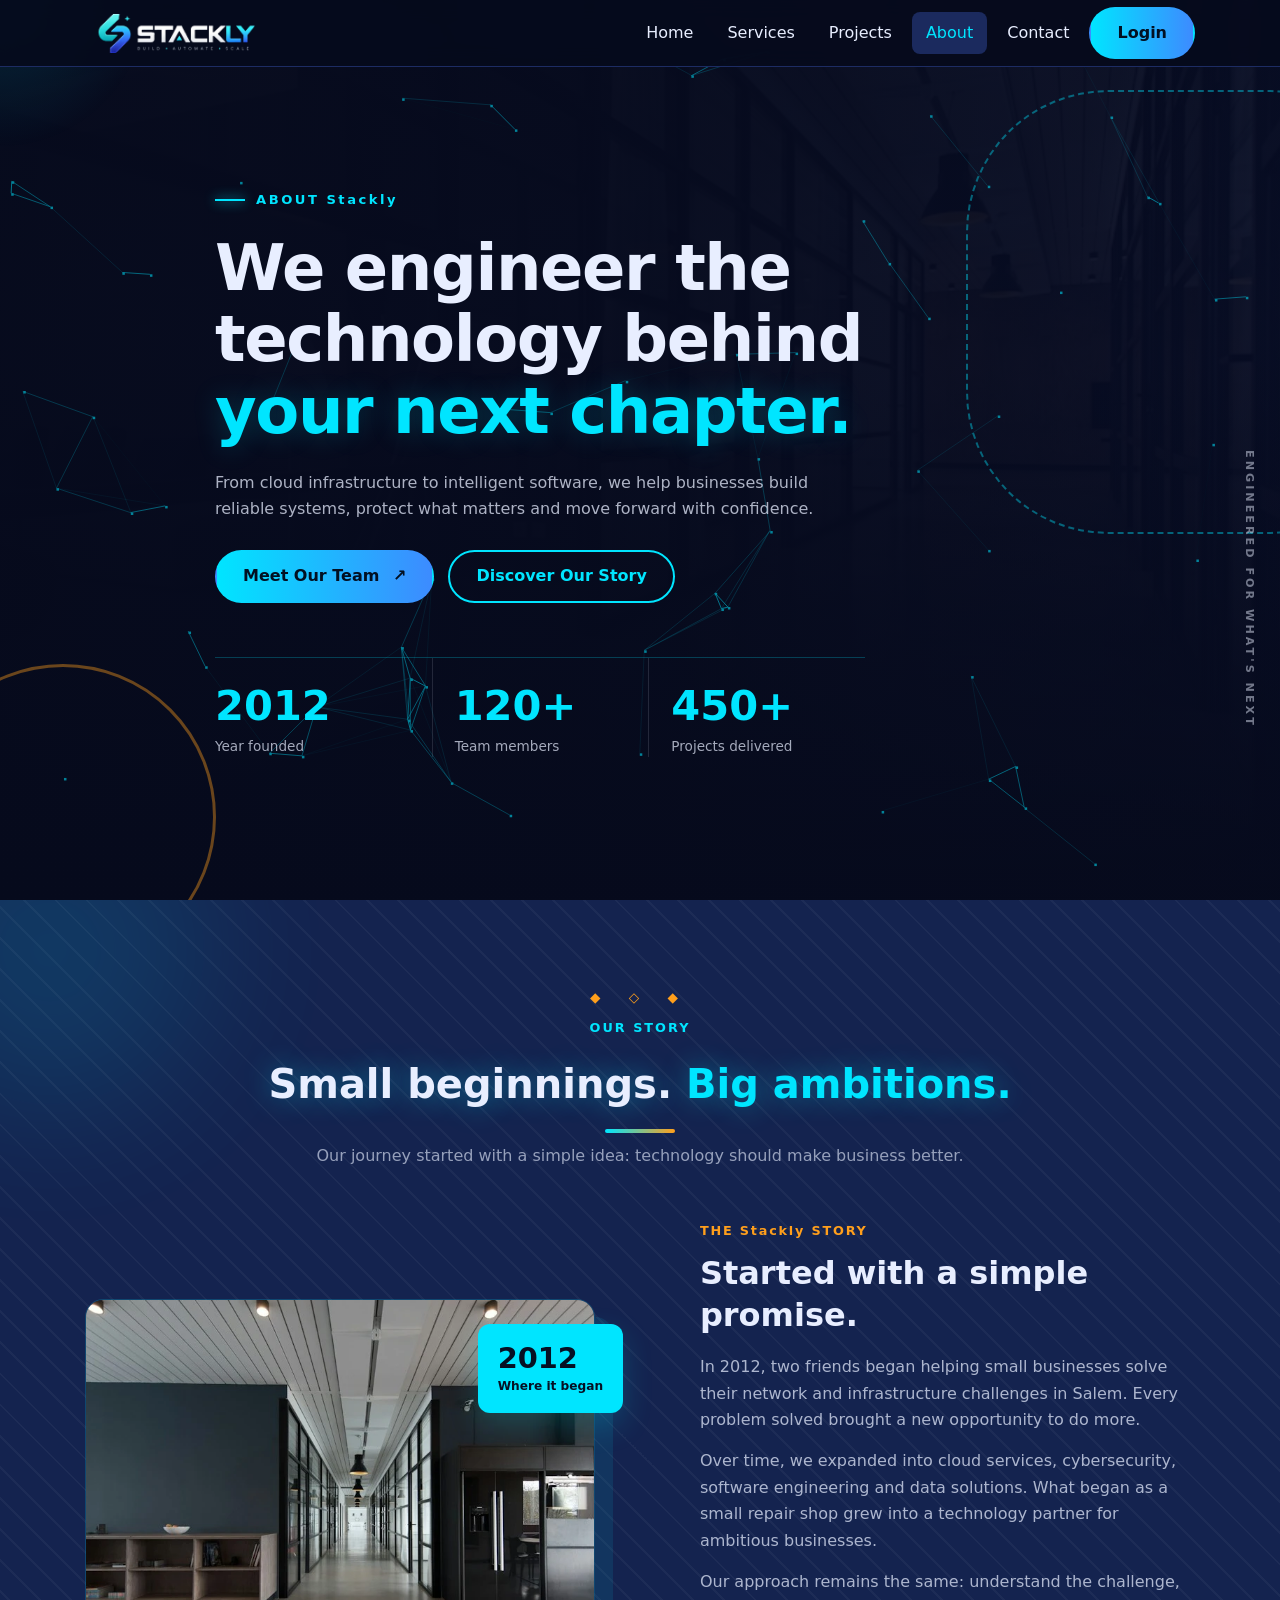
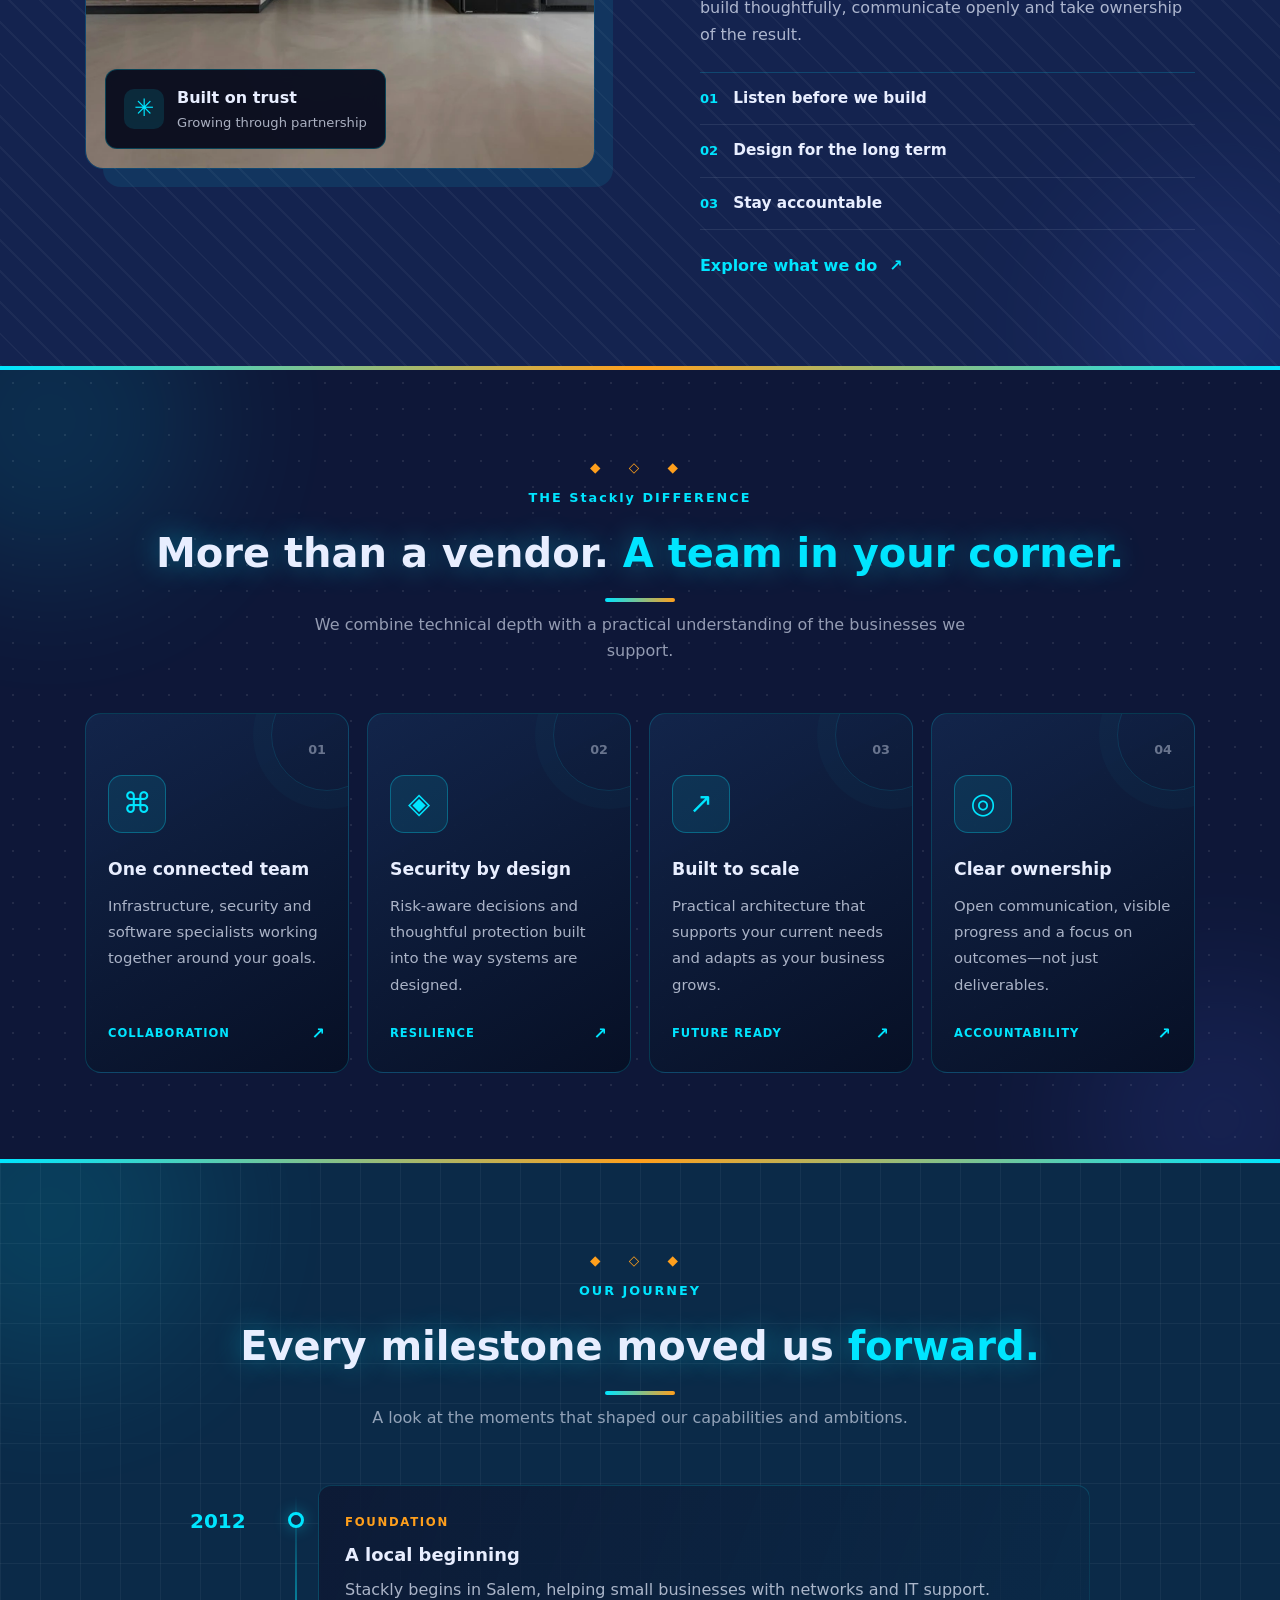
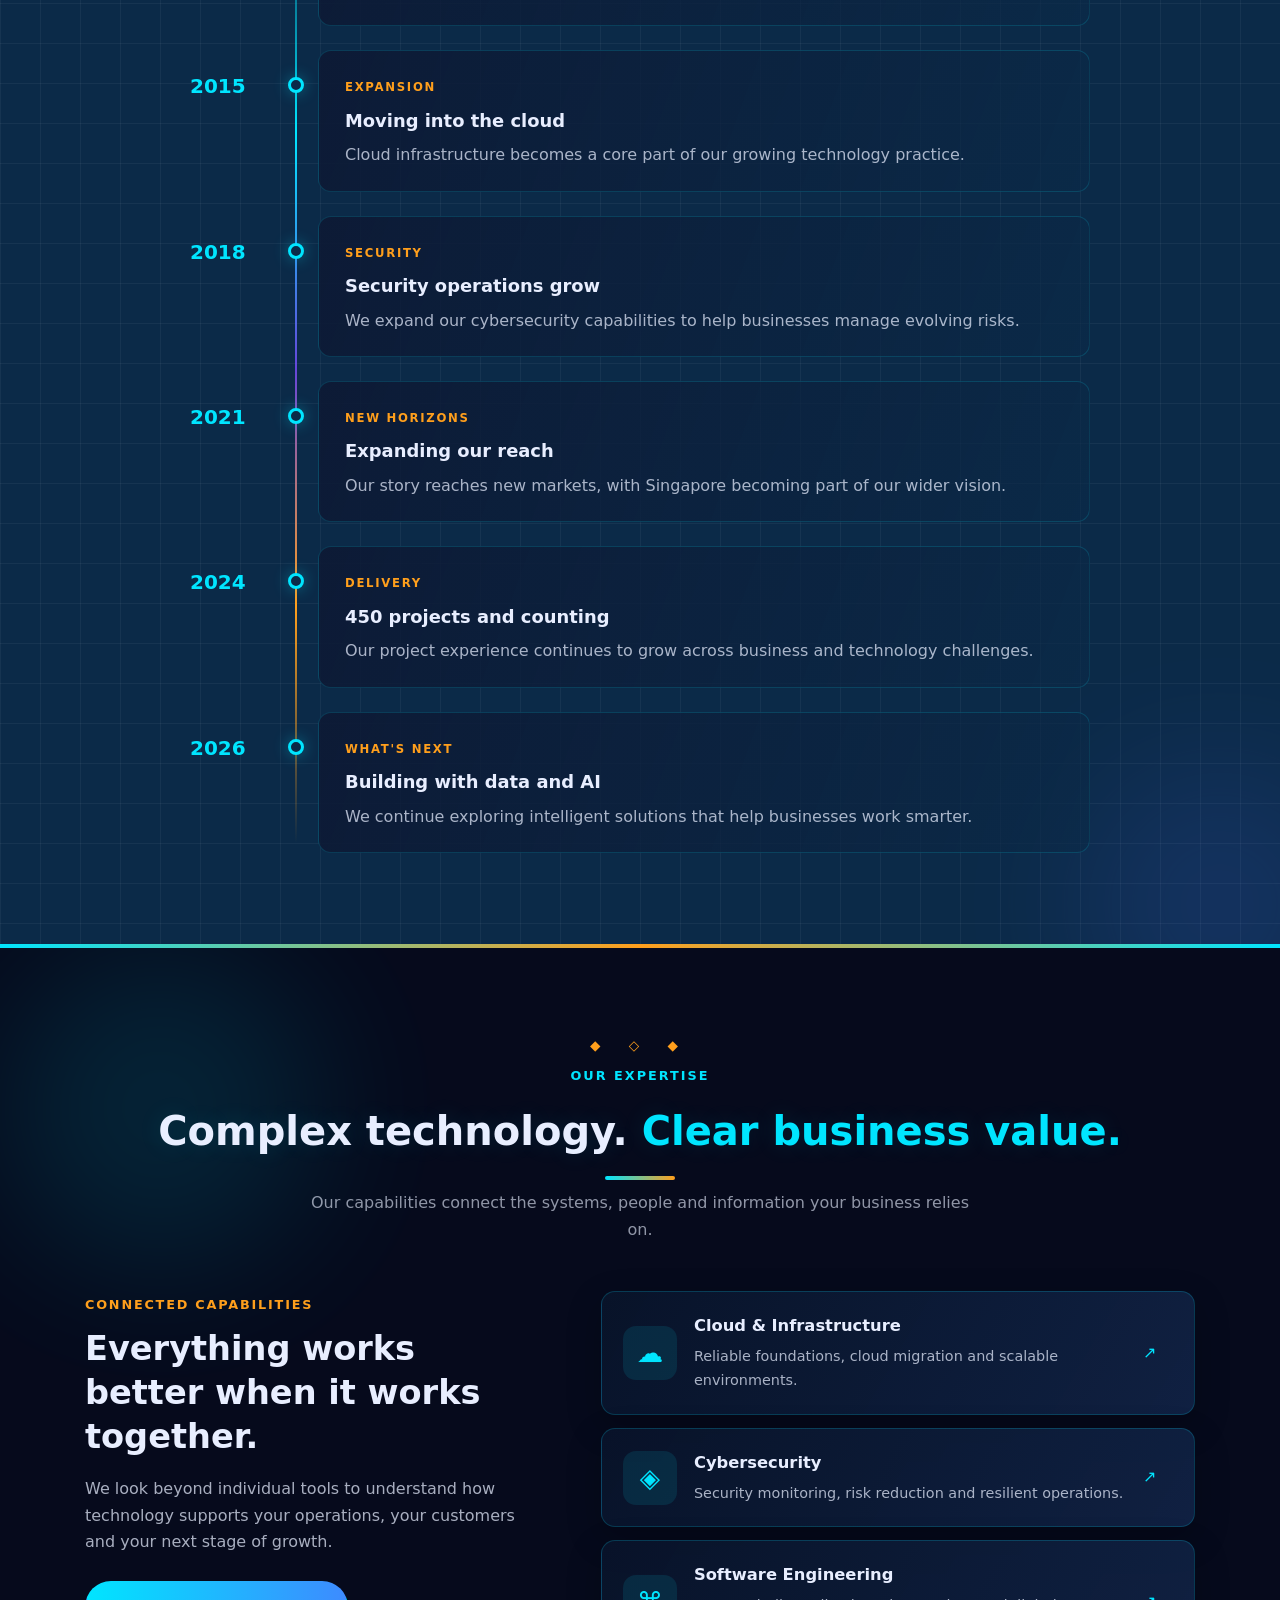
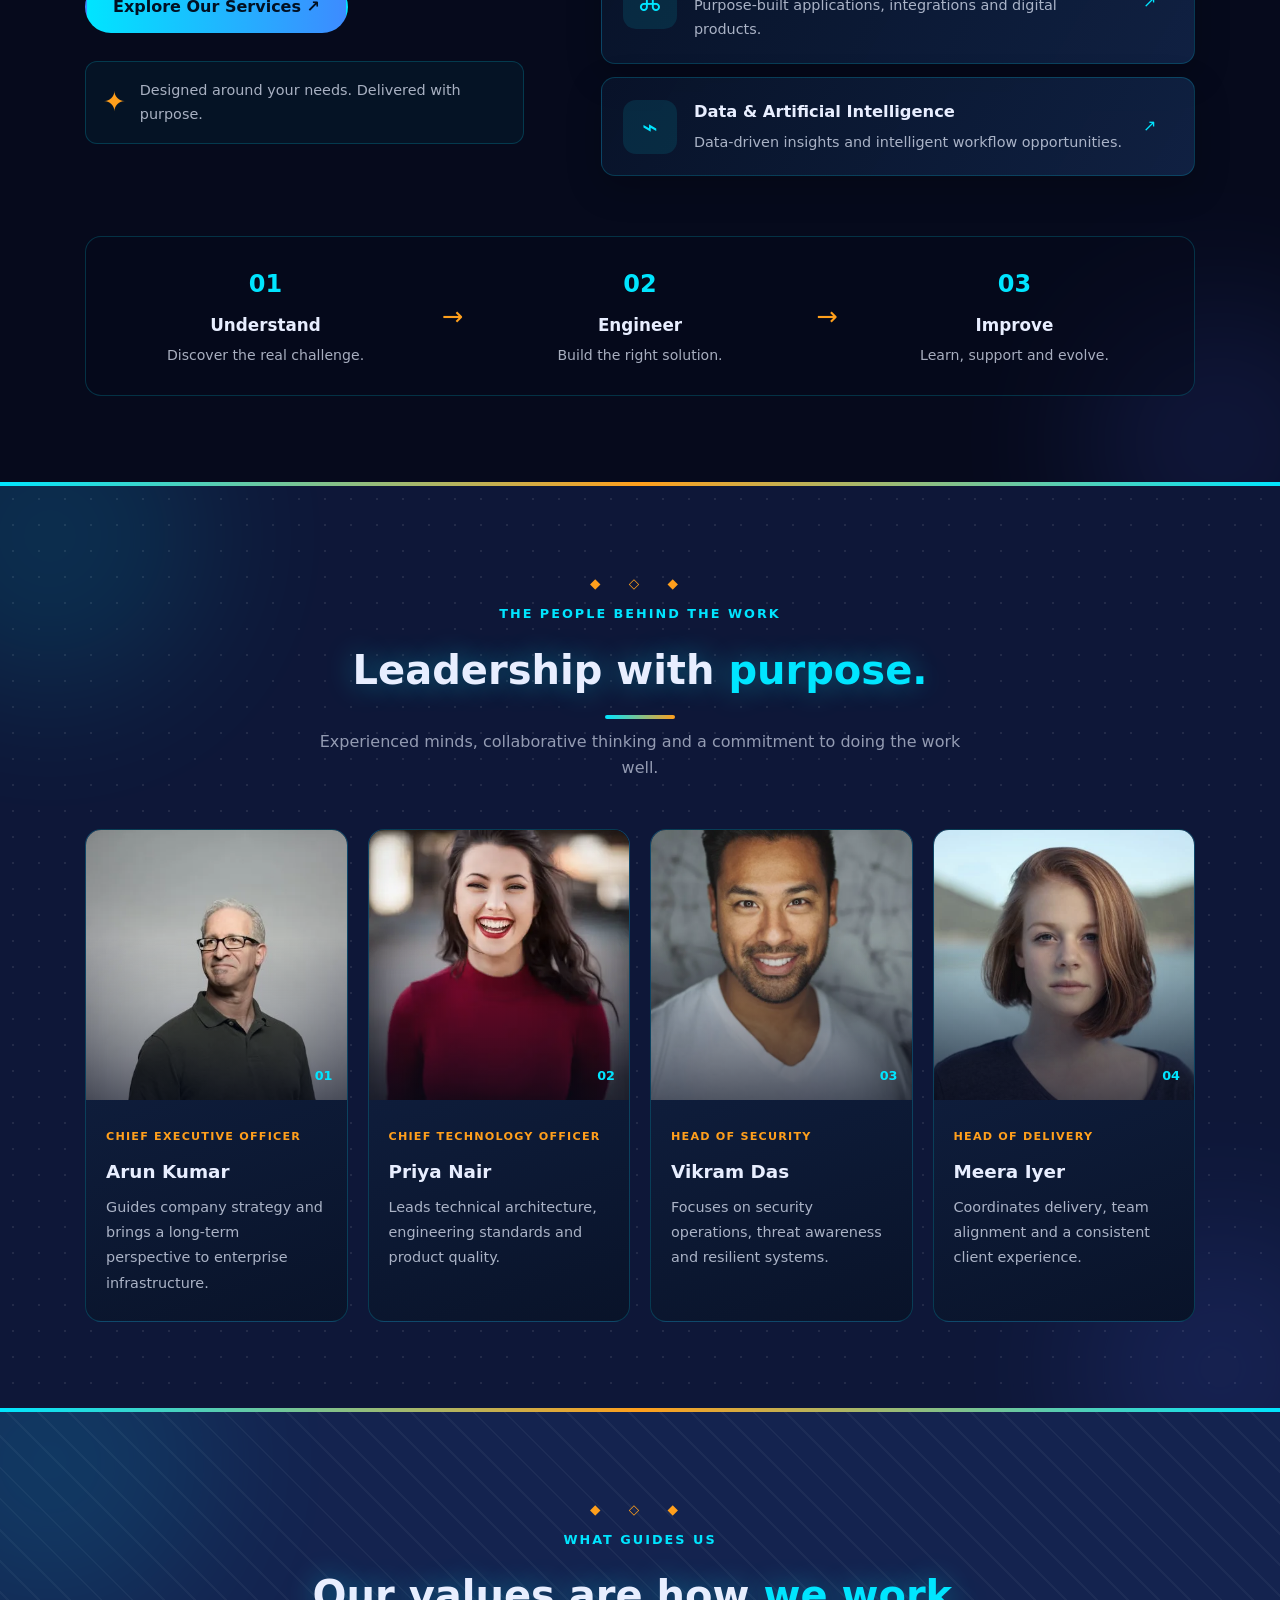
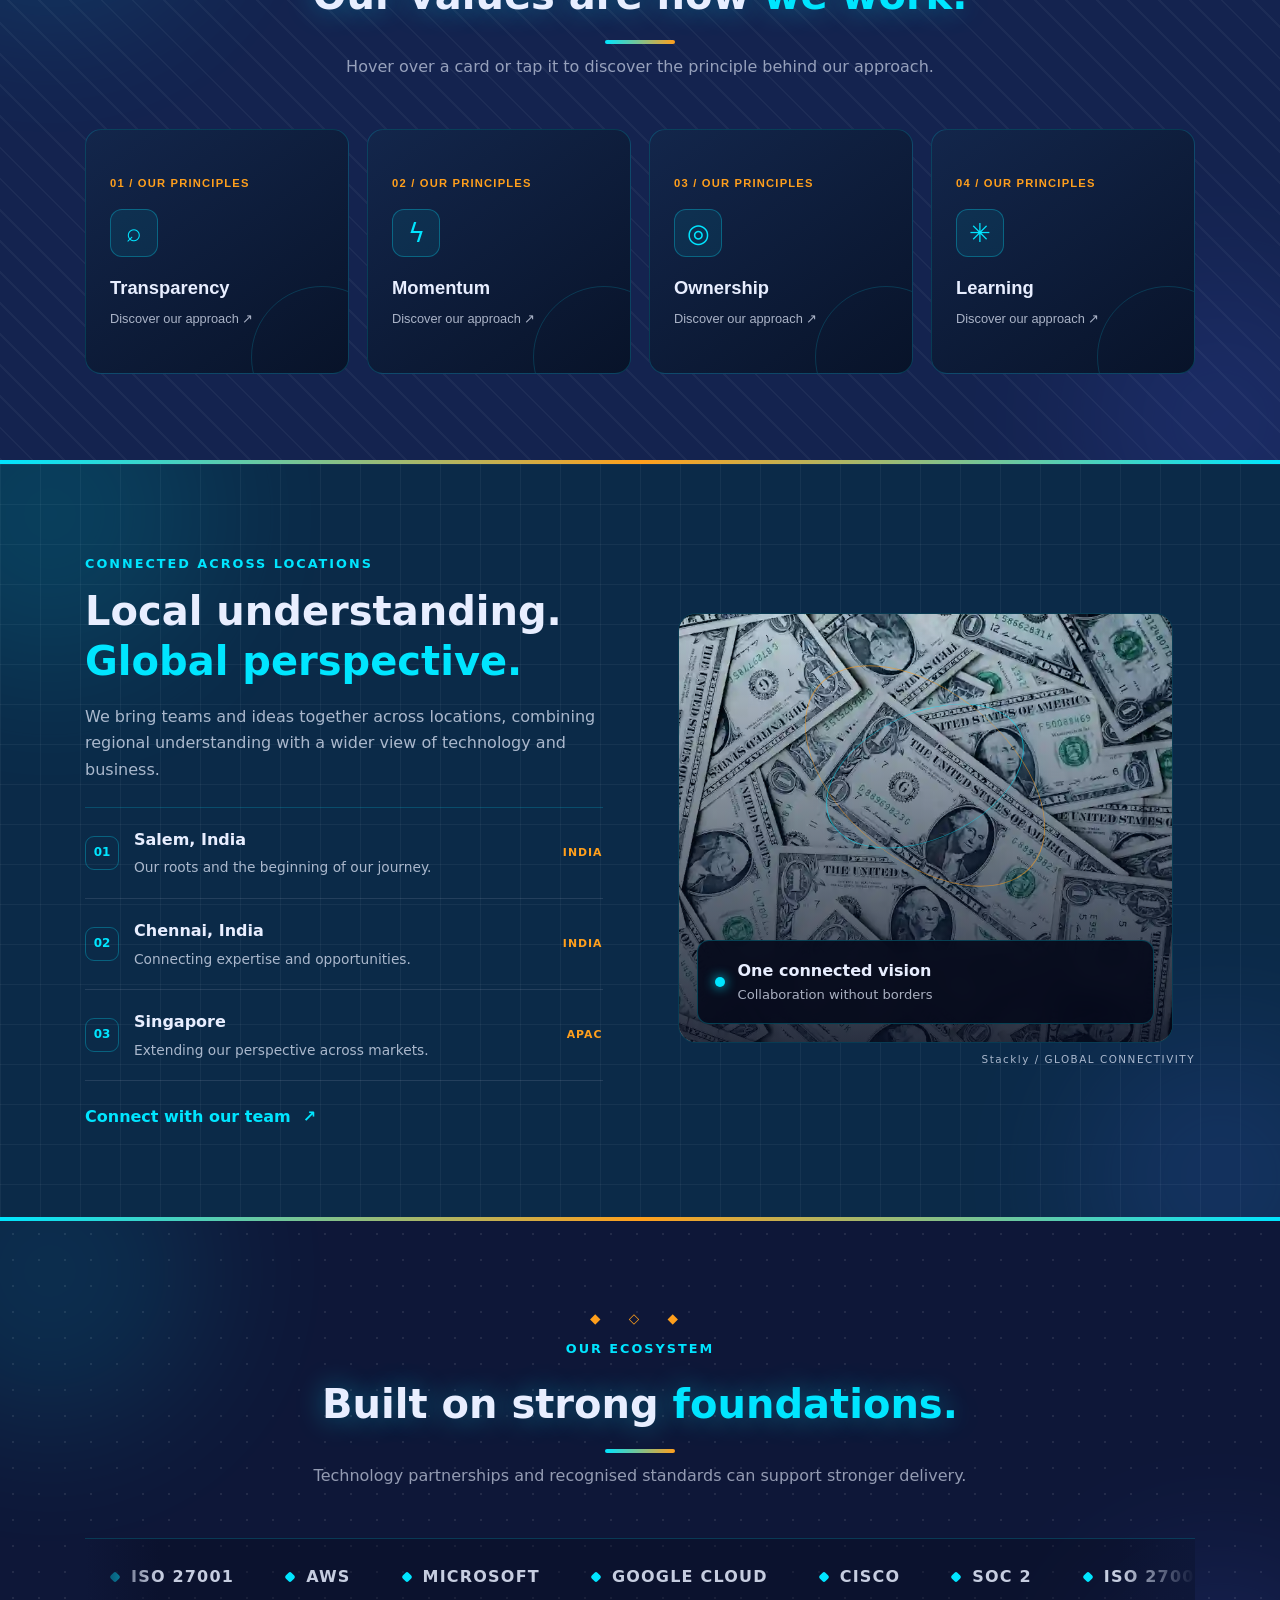
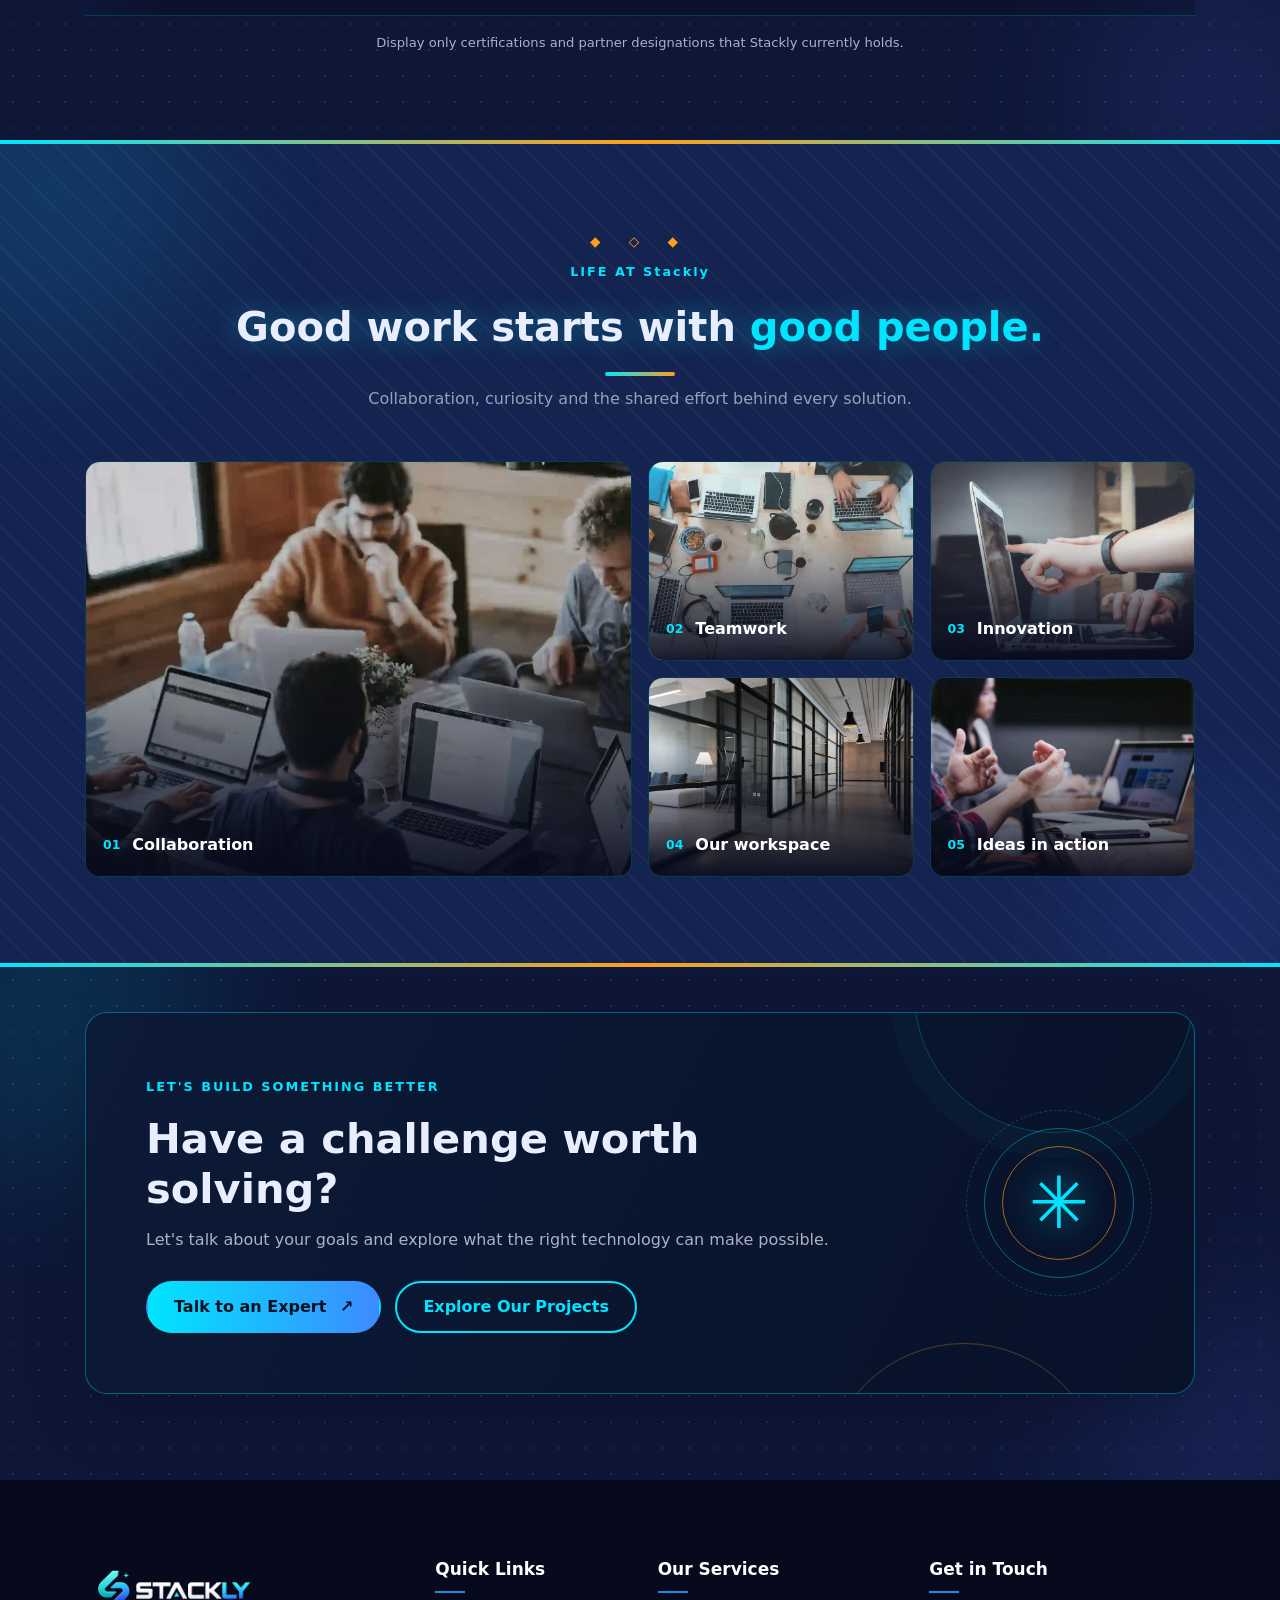
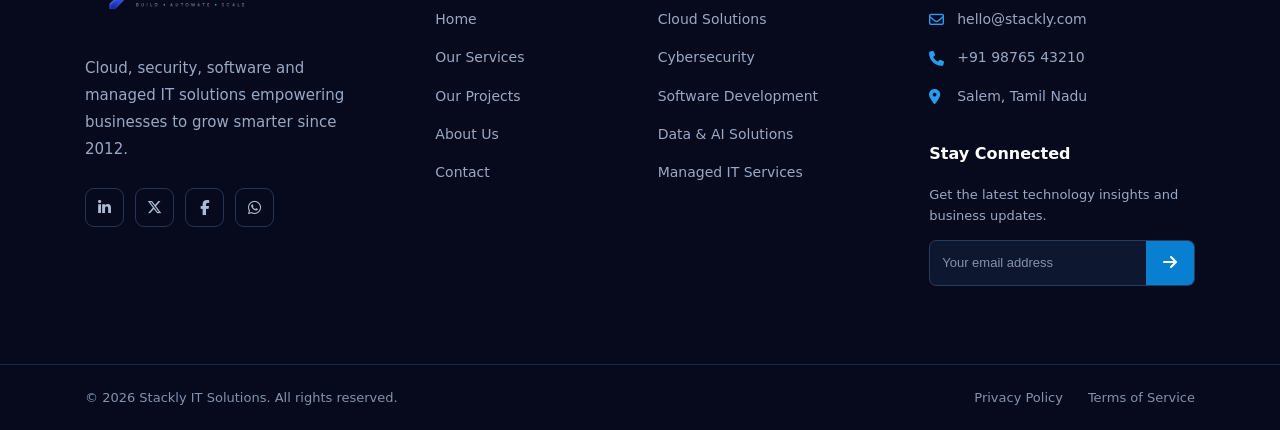
<file: about.html>
<!DOCTYPE html>
<html lang="en">
<head>
  <meta charset="UTF-8">
  <meta name="viewport" content="width=device-width, initial-scale=1">
  <meta name="theme-color" content="#060a1c">
  <meta name="description" content="Discover Stackly IT Solutions, our people, values, technology expertise and journey since 2012.">
  <title>About Us | Stackly IT Solutions</title>
  <link rel="stylesheet"
    href="https://cdnjs.cloudflare.com/ajax/libs/font-awesome/6.5.2/css/all.min.css">
  <link rel="stylesheet" href="css/style.css">
  <link rel="stylesheet" href="css/about.css">
</head>
<body class="p-about">

<div id="bar"></div>
<div id="glow"></div>

<!-- NAVIGATION -->
<nav>
  <div class="wrap">
    <a class="logo" href="index.html">
        <img src="images/logo.webp" alt="Stackly Logo">
    </a>

    <button class="burger" id="bg" aria-label="Menu" aria-expanded="false">
      <i></i><i></i><i></i>
    </button>

    <ul class="links" id="lk">
      <li><a href="index.html">Home</a></li>
      <li><a href="services.html">Services</a></li>
      <li><a href="projects.html">Projects</a></li>
      <li><a href="about.html" class="on" aria-current="page">About</a></li>
      <li><a href="contact.html">Contact</a></li>
      <li><button class="btn" data-login>Login</button></li>

      <!-- Mobile Contact Information -->
          <li class="mobile-contact">
            <h4>Get in Touch</h4>

            <a href="tel:+919876543210">
              <i class="fa-solid fa-phone"></i>
              <span>+91 98765 43210</span>
            </a>

            <a href="mailto:hello@stackly.com">
              <i class="fa-regular fa-envelope"></i>
              <span>hello@stackly.com</span>
            </a>

            <a href="https://maps.google.com/?q=Salem,Tamil+Nadu">
              <i class="fa-solid fa-location-dot"></i>
              <span>Salem, Tamil Nadu</span>
            </a>
          </li>
    </ul>
  </div>
</nav>

<main>

  <!-- HERO -->
  <header class="hero nc-about-hero"
    style="--img:url('../images/img30.webp')">

    <canvas id="net" aria-hidden="true"></canvas>
    <div class="nc-hero-shade"></div>

    <div class="wrap nc-hero-content">
      <span class="nc-eyebrow"><span></span> ABOUT Stackly</span>

      <h1>We engineer the technology behind <span>your next chapter.</span></h1>

      <p>
        From cloud infrastructure to intelligent software, we help businesses
        build reliable systems, protect what matters and move forward with confidence.
      </p>

      <div class="nc-hero-actions">
        <a class="btn" href="error.html">Meet Our Team <span>↗</span></a>
        <a class="btn alt" href="error.html">Discover Our Story</a>
      </div>

      <div class="nc-hero-stats">
        <div>
          <span class="nc-stat-value"><span class="num" data-n="2012" data-s="">0</span></span>
          <span class="nc-stat-label">Year founded</span>
        </div>
        <div>
          <span class="nc-stat-value"><span class="num" data-n="120" data-s="+">0</span></span>
          <span class="nc-stat-label">Team members</span>
        </div>
        <div>
          <span class="nc-stat-value"><span class="num" data-n="450" data-s="+">0</span></span>
          <span class="nc-stat-label">Projects delivered</span>
        </div>
      </div>
    </div>

    <div class="nc-hero-side-label">ENGINEERED FOR WHAT'S NEXT</div>
  </header>


  <!-- OUR STORY -->
  <section class="sec s2 nc-story" id="our-story">
    <div class="wrap">

      <div class="hd rv">
        <span class="nc-section-tag">OUR STORY</span>
        <h2>Small beginnings. <span>Big ambitions.</span></h2>
        <p>Our journey started with a simple idea: technology should make business better.</p>
      </div>

      <div class="nc-story-grid">
        <div class="nc-story-visual rv">
          <img
            src="images/img25.webp"
            alt="Modern collaborative workspace"
            loading="lazy">

          <div class="nc-story-image-label">
            <span class="nc-label-icon">✳</span>
            <div>
              <strong>Built on trust</strong>
              <span>Growing through partnership</span>
            </div>
          </div>

          <div class="nc-story-year">
            <strong>2012</strong>
            <span>Where it began</span>
          </div>
        </div>

        <div class="nc-story-copy rv">
          <span class="nc-mini-label">THE Stackly STORY</span>
          <h3>Started with a simple promise.</h3>

          <p>
            In 2012, two friends began helping small businesses solve their
            network and infrastructure challenges in Salem. Every problem
            solved brought a new opportunity to do more.
          </p>

          <p>
            Over time, we expanded into cloud services, cybersecurity,
            software engineering and data solutions. What began as a small
            repair shop grew into a technology partner for ambitious businesses.
          </p>

          <p>
            Our approach remains the same: understand the challenge, build
            thoughtfully, communicate openly and take ownership of the result.
          </p>

          <div class="nc-story-points">
            <div><span>01</span><strong>Listen before we build</strong></div>
            <div><span>02</span><strong>Design for the long term</strong></div>
            <div><span>03</span><strong>Stay accountable</strong></div>
          </div>

          <a href="error.html" class="nc-text-link">Explore what we do <span>↗</span></a>
        </div>
      </div>
    </div>
  </section>


  <!-- NEW SECTION 1: WHY Stackly -->
  <section class="sec s1 nc-why">
    <div class="wrap">

      <div class="hd rv">
        <span class="nc-section-tag">THE Stackly DIFFERENCE</span>
        <h2>More than a vendor. <span>A team in your corner.</span></h2>
        <p>We combine technical depth with a practical understanding of the businesses we support.</p>
      </div>

      <div class="nc-why-grid">

        <article class="nc-why-card rv">
          <span class="nc-card-number">01</span>
          <div class="nc-feature-icon">⌘</div>
          <h3>One connected team</h3>
          <p>Infrastructure, security and software specialists working together around your goals.</p>
          <span class="nc-card-bottom">COLLABORATION <span>↗</span></span>
        </article>

        <article class="nc-why-card rv">
          <span class="nc-card-number">02</span>
          <div class="nc-feature-icon">◈</div>
          <h3>Security by design</h3>
          <p>Risk-aware decisions and thoughtful protection built into the way systems are designed.</p>
          <span class="nc-card-bottom">RESILIENCE <span>↗</span></span>
        </article>

        <article class="nc-why-card rv">
          <span class="nc-card-number">03</span>
          <div class="nc-feature-icon">↗</div>
          <h3>Built to scale</h3>
          <p>Practical architecture that supports your current needs and adapts as your business grows.</p>
          <span class="nc-card-bottom">FUTURE READY <span>↗</span></span>
        </article>

        <article class="nc-why-card rv">
          <span class="nc-card-number">04</span>
          <div class="nc-feature-icon">◎</div>
          <h3>Clear ownership</h3>
          <p>Open communication, visible progress and a focus on outcomes—not just deliverables.</p>
          <span class="nc-card-bottom">ACCOUNTABILITY <span>↗</span></span>
        </article>

      </div>
    </div>
  </section>


  <!-- JOURNEY -->
  <section class="sec s3 nc-journey">
    <div class="wrap">

      <div class="hd rv">
        <span class="nc-section-tag">OUR JOURNEY</span>
        <h2>Every milestone moved us <span>forward.</span></h2>
        <p>A look at the moments that shaped our capabilities and ambitions.</p>
      </div>

      <div class="nc-timeline">

        <article class="nc-milestone rv">
          <span class="nc-timeline-dot"></span>
          <span class="nc-milestone-year">2012</span>
          <div class="nc-milestone-content">
            <span class="nc-milestone-index">FOUNDATION</span>
            <h3>A local beginning</h3>
            <p>Stackly begins in Salem, helping small businesses with networks and IT support.</p>
          </div>
        </article>

        <article class="nc-milestone rv">
          <span class="nc-timeline-dot"></span>
          <span class="nc-milestone-year">2015</span>
          <div class="nc-milestone-content">
            <span class="nc-milestone-index">EXPANSION</span>
            <h3>Moving into the cloud</h3>
            <p>Cloud infrastructure becomes a core part of our growing technology practice.</p>
          </div>
        </article>

        <article class="nc-milestone rv">
          <span class="nc-timeline-dot"></span>
          <span class="nc-milestone-year">2018</span>
          <div class="nc-milestone-content">
            <span class="nc-milestone-index">SECURITY</span>
            <h3>Security operations grow</h3>
            <p>We expand our cybersecurity capabilities to help businesses manage evolving risks.</p>
          </div>
        </article>

        <article class="nc-milestone rv">
          <span class="nc-timeline-dot"></span>
          <span class="nc-milestone-year">2021</span>
          <div class="nc-milestone-content">
            <span class="nc-milestone-index">NEW HORIZONS</span>
            <h3>Expanding our reach</h3>
            <p>Our story reaches new markets, with Singapore becoming part of our wider vision.</p>
          </div>
        </article>

        <article class="nc-milestone rv">
          <span class="nc-timeline-dot"></span>
          <span class="nc-milestone-year">2024</span>
          <div class="nc-milestone-content">
            <span class="nc-milestone-index">DELIVERY</span>
            <h3>450 projects and counting</h3>
            <p>Our project experience continues to grow across business and technology challenges.</p>
          </div>
        </article>

        <article class="nc-milestone rv">
          <span class="nc-timeline-dot"></span>
          <span class="nc-milestone-year">2026</span>
          <div class="nc-milestone-content">
            <span class="nc-milestone-index">WHAT'S NEXT</span>
            <h3>Building with data and AI</h3>
            <p>We continue exploring intelligent solutions that help businesses work smarter.</p>
          </div>
        </article>

      </div>
    </div>
  </section>


  <!-- NEW SECTION 2: EXPERTISE & IMPACT -->
  <section class="sec s2 nc-expertise">
    <div class="wrap">

      <div class="hd rv">
        <span class="nc-section-tag">OUR EXPERTISE</span>
        <h2>Complex technology. <span>Clear business value.</span></h2>
        <p>Our capabilities connect the systems, people and information your business relies on.</p>
      </div>

      <div class="nc-expertise-layout">

        <div class="nc-expertise-intro rv">
          <span class="nc-mini-label">CONNECTED CAPABILITIES</span>
          <h3>Everything works better when it works together.</h3>
          <p>
            We look beyond individual tools to understand how technology
            supports your operations, your customers and your next stage of growth.
          </p>
          <a href="error.html" class="btn">Explore Our Services <span>↗</span></a>

          <div class="nc-expertise-note">
            <span class="nc-note-icon">✦</span>
            <p>Designed around your needs. Delivered with purpose.</p>
          </div>
        </div>

        <div class="nc-capability-list">

          <article class="nc-capability rv">
            <span class="nc-capability-symbol">☁</span>
            <div>
              <h3>Cloud & Infrastructure</h3>
              <p>Reliable foundations, cloud migration and scalable environments.</p>
            </div>
            <span class="nc-capability-arrow">↗</span>
          </article>

          <article class="nc-capability rv">
            <span class="nc-capability-symbol">◈</span>
            <div>
              <h3>Cybersecurity</h3>
              <p>Security monitoring, risk reduction and resilient operations.</p>
            </div>
            <span class="nc-capability-arrow">↗</span>
          </article>

          <article class="nc-capability rv">
            <span class="nc-capability-symbol">⌘</span>
            <div>
              <h3>Software Engineering</h3>
              <p>Purpose-built applications, integrations and digital products.</p>
            </div>
            <span class="nc-capability-arrow">↗</span>
          </article>

          <article class="nc-capability rv">
            <span class="nc-capability-symbol">⌁</span>
            <div>
              <h3>Data & Artificial Intelligence</h3>
              <p>Data-driven insights and intelligent workflow opportunities.</p>
            </div>
            <span class="nc-capability-arrow">↗</span>
          </article>

        </div>
      </div>

      <div class="nc-impact-strip rv">
        <div>
          <span class="nc-impact-number">01</span>
          <h3>Understand</h3>
          <p>Discover the real challenge.</p>
        </div>
        <span class="nc-impact-connector">→</span>
        <div>
          <span class="nc-impact-number">02</span>
          <h3>Engineer</h3>
          <p>Build the right solution.</p>
        </div>
        <span class="nc-impact-connector">→</span>
        <div>
          <span class="nc-impact-number">03</span>
          <h3>Improve</h3>
          <p>Learn, support and evolve.</p>
        </div>
      </div>

    </div>
  </section>


  <!-- LEADERSHIP -->
  <section class="sec s1 nc-leadership">
    <div class="wrap">

      <div class="hd rv">
        <span class="nc-section-tag">THE PEOPLE BEHIND THE WORK</span>
        <h2>Leadership with <span>purpose.</span></h2>
        <p>Experienced minds, collaborative thinking and a commitment to doing the work well.</p>
      </div>

      <div class="nc-leadership-grid">

        <article class="nc-leader rv">
          <div class="nc-leader-photo">
            <img src="images/imgper1.webp"
              alt="Portrait of Arun Kumar" loading="lazy">
            <span class="nc-leader-number">01</span>
          </div>
          <div class="nc-leader-info">
            <span class="nc-leader-role">CHIEF EXECUTIVE OFFICER</span>
            <h3>Arun Kumar</h3>
            <p>Guides company strategy and brings a long-term perspective to enterprise infrastructure.</p>
          </div>
        </article>

        <article class="nc-leader rv">
          <div class="nc-leader-photo">
            <img src="images/person4.webp"
              alt="Portrait of Priya Nair" loading="lazy">
            <span class="nc-leader-number">02</span>
          </div>
          <div class="nc-leader-info">
            <span class="nc-leader-role">CHIEF TECHNOLOGY OFFICER</span>
            <h3>Priya Nair</h3>
            <p>Leads technical architecture, engineering standards and product quality.</p>
          </div>
        </article>

        <article class="nc-leader rv">
          <div class="nc-leader-photo">
            <img src="images/imgper3.webp"
              alt="Portrait of Vikram Das" loading="lazy">
            <span class="nc-leader-number">03</span>
          </div>
          <div class="nc-leader-info">
            <span class="nc-leader-role">HEAD OF SECURITY</span>
            <h3>Vikram Das</h3>
            <p>Focuses on security operations, threat awareness and resilient systems.</p>
          </div>
        </article>

        <article class="nc-leader rv">
          <div class="nc-leader-photo">
            <img src="images/imgper4.webp"
              alt="Portrait of Meera Iyer" loading="lazy">
            <span class="nc-leader-number">04</span>
          </div>
          <div class="nc-leader-info">
            <span class="nc-leader-role">HEAD OF DELIVERY</span>
            <h3>Meera Iyer</h3>
            <p>Coordinates delivery, team alignment and a consistent client experience.</p>
          </div>
        </article>

      </div>
    </div>
  </section>


  <!-- VALUES -->
  <section class="sec s2 nc-values">
    <div class="wrap">

      <div class="hd rv">
        <span class="nc-section-tag">WHAT GUIDES US</span>
        <h2>Our values are how <span>we work.</span></h2>
        <p>Hover over a card or tap it to discover the principle behind our approach.</p>
      </div>

      <div class="nc-values-grid">

        <button class="nc-value-flip rv" type="button" aria-pressed="false">
          <span class="nc-value-inner">
            <span class="nc-value-front">
              <span class="nc-value-number">01 / OUR PRINCIPLES</span>
              <span class="nc-value-icon">⌕</span>
              <strong>Transparency</strong>
              <span class="nc-value-hint">Discover our approach ↗</span>
            </span>
            <span class="nc-value-back">
              <span class="nc-value-icon">✓</span>
              <strong>Nothing hidden.</strong>
              <span>Clear communication, honest updates and shared visibility throughout the work.</span>
            </span>
          </span>
        </button>

        <button class="nc-value-flip rv" type="button" aria-pressed="false">
          <span class="nc-value-inner">
            <span class="nc-value-front">
              <span class="nc-value-number">02 / OUR PRINCIPLES</span>
              <span class="nc-value-icon">ϟ</span>
              <strong>Momentum</strong>
              <span class="nc-value-hint">Discover our approach ↗</span>
            </span>
            <span class="nc-value-back">
              <span class="nc-value-icon">↗</span>
              <strong>Progress with purpose.</strong>
              <span>Break complex work into manageable steps and keep moving towards meaningful outcomes.</span>
            </span>
          </span>
        </button>

        <button class="nc-value-flip rv" type="button" aria-pressed="false">
          <span class="nc-value-inner">
            <span class="nc-value-front">
              <span class="nc-value-number">03 / OUR PRINCIPLES</span>
              <span class="nc-value-icon">◎</span>
              <strong>Ownership</strong>
              <span class="nc-value-hint">Discover our approach ↗</span>
            </span>
            <span class="nc-value-back">
              <span class="nc-value-icon">✓</span>
              <strong>Accountability matters.</strong>
              <span>Take responsibility for decisions, communicate challenges and follow through.</span>
            </span>
          </span>
        </button>

        <button class="nc-value-flip rv" type="button" aria-pressed="false">
          <span class="nc-value-inner">
            <span class="nc-value-front">
              <span class="nc-value-number">04 / OUR PRINCIPLES</span>
              <span class="nc-value-icon">✳</span>
              <strong>Learning</strong>
              <span class="nc-value-hint">Discover our approach ↗</span>
            </span>
            <span class="nc-value-back">
              <span class="nc-value-icon">↗</span>
              <strong>Always evolving.</strong>
              <span>Stay curious, share knowledge and improve our craft as technology changes.</span>
            </span>
          </span>
        </button>

      </div>
    </div>
  </section>


  <!-- NEW SECTION 3: GLOBAL PRESENCE -->
  <section class="sec s3 nc-global">
    <div class="wrap">

      <div class="nc-global-layout">

        <div class="nc-global-copy rv">
          <span class="nc-section-tag">CONNECTED ACROSS LOCATIONS</span>
          <h2>Local understanding. <span>Global perspective.</span></h2>

          <p>
            We bring teams and ideas together across locations, combining
            regional understanding with a wider view of technology and business.
          </p>

          <div class="nc-location-list">

            <div class="nc-location">
              <span class="nc-location-marker">01</span>
              <div>
                <h3>Salem, India</h3>
                <p>Our roots and the beginning of our journey.</p>
              </div>
              <span class="nc-location-status">INDIA</span>
            </div>

            <div class="nc-location">
              <span class="nc-location-marker">02</span>
              <div>
                <h3>Chennai, India</h3>
                <p>Connecting expertise and opportunities.</p>
              </div>
              <span class="nc-location-status">INDIA</span>
            </div>

            <div class="nc-location">
              <span class="nc-location-marker">03</span>
              <div>
                <h3>Singapore</h3>
                <p>Extending our perspective across markets.</p>
              </div>
              <span class="nc-location-status">APAC</span>
            </div>

          </div>

          <a href="error.html" class="nc-text-link">Connect with our team <span>↗</span></a>
        </div>

        <div class="nc-global-visual rv">
          <div class="nc-global-image">
            <img
              src="images/img17.webp"
              alt="Global connectivity and international business"
              loading="lazy">
            <div class="nc-global-image-overlay"></div>

            <div class="nc-global-orbit nc-orbit-one"></div>
            <div class="nc-global-orbit nc-orbit-two"></div>

            <div class="nc-global-caption">
              <span class="nc-global-live"></span>
              <div>
                <strong>One connected vision</strong>
                <span>Collaboration without borders</span>
              </div>
            </div>
          </div>
          <span class="nc-global-side-text">Stackly / GLOBAL CONNECTIVITY</span>
        </div>

      </div>
    </div>
  </section>


  <!-- CERTIFICATIONS & PARTNERS -->
  <section class="sec s1 nc-partners">
    <div class="wrap">
      <div class="hd rv">
        <span class="nc-section-tag">OUR ECOSYSTEM</span>
        <h2>Built on strong <span>foundations.</span></h2>
        <p>Technology partnerships and recognised standards can support stronger delivery.</p>
      </div>

      <div class="nc-partner-panel rv">
        <div class="nc-partner-track">
          <span>ISO 27001</span>
          <span>AWS</span>
          <span>MICROSOFT</span>
          <span>GOOGLE CLOUD</span>
          <span>CISCO</span>
          <span>SOC 2</span>
          <span>ISO 27001</span>
          <span>AWS</span>
          <span>MICROSOFT</span>
          <span>GOOGLE CLOUD</span>
          <span>CISCO</span>
          <span>SOC 2</span>
        </div>
      </div>

      <p class="nc-partner-note">
        Display only certifications and partner designations that Stackly currently holds.
      </p>
    </div>
  </section>


  <!-- PEOPLE GALLERY -->
  <section class="sec s2 nc-gallery-section">
    <div class="wrap">
      <div class="hd rv">
        <span class="nc-section-tag">LIFE AT Stackly</span>
        <h2>Good work starts with <span>good people.</span></h2>
        <p>Collaboration, curiosity and the shared effort behind every solution.</p>
      </div>

      <div class="nc-gallery rv">
        <figure class="nc-gallery-item nc-gallery-large">
          <img src="images/img20.webp"
            alt="Team collaborating around a table" loading="lazy">
          <figcaption><span>01</span> Collaboration</figcaption>
        </figure>

        <figure class="nc-gallery-item">
          <img src="images/img26.webp"
            alt="Colleagues working together" loading="lazy">
          <figcaption><span>02</span> Teamwork</figcaption>
        </figure>

        <figure class="nc-gallery-item">
          <img src="images/img21.webp"
            alt="Technology and collaborative work" loading="lazy">
          <figcaption><span>03</span> Innovation</figcaption>
        </figure>

        <figure class="nc-gallery-item">
          <img src="images/img30.webp"
            alt="Contemporary office environment" loading="lazy">
          <figcaption><span>04</span> Our workspace</figcaption>
        </figure>

        <figure class="nc-gallery-item">
          <img src="images/img15.webp"
            alt="Team meeting and discussion" loading="lazy">
          <figcaption><span>05</span> Ideas in action</figcaption>
        </figure>
      </div>
    </div>
  </section>


  <!-- CTA -->
  <section class="sec s1 nc-about-cta">
    <div class="wrap">
      <div class="nc-cta-panel rv">
        <div class="nc-cta-orb nc-cta-orb-one"></div>
        <div class="nc-cta-orb nc-cta-orb-two"></div>

        <div class="nc-cta-content">
          <span class="nc-section-tag">LET'S BUILD SOMETHING BETTER</span>
          <h2>Have a challenge worth solving?</h2>
          <p>Let's talk about your goals and explore what the right technology can make possible.</p>
          <div class="nc-cta-actions">
            <a href="error.html" class="btn">Talk to an Expert <span>↗</span></a>
            <a href="error.html" class="btn alt">Explore Our Projects</a>
          </div>
        </div>

        <div class="nc-cta-symbol" aria-hidden="true">
          <span>✳</span>
          <i></i><i></i><i></i>
        </div>
      </div>
    </div>
  </section>

</main>

<!-- =========================== Premium Footer =========================== -->
<footer class="foot">

  <div class="wrap fgrid">

    <!-- Brand -->
    <div class="foot-brand">
      <a class="brand" href="index.html">
        <img src="images/logo.webp" alt="Stackly Logo" class="brand-logo">
      </a>

      <p>
        Cloud, security, software and managed IT solutions
        empowering businesses to grow smarter since 2012.
      </p>

      <div class="foot-socials">
        <a href="#" aria-label="LinkedIn"><i class="fa-brands fa-linkedin-in"></i></a>
        <a href="#" aria-label="X"><i class="fa-brands fa-x-twitter"></i></a>
        <a href="#" aria-label="Facebook"><i class="fa-brands fa-facebook-f"></i></a>
        <a href="#" aria-label="WhatsApp"><i class="fa-brands fa-whatsapp"></i></a>
      </div>
    </div>

    <!-- Quick Links -->
    <div class="foot-links">
      <h4>Quick Links</h4>
      <a href="index.html">Home</a>
      <a href="services.html">Our Services</a>
      <a href="projects.html">Our Projects</a>
      <a href="about.html">About Us</a>
      <a href="contact.html">Contact</a>
    </div>

    <!-- Services -->
    <div class="foot-links">
      <h4>Our Services</h4>
      <a href="services.html">Cloud Solutions</a>
      <a href="services.html">Cybersecurity</a>
      <a href="services.html">Software Development</a>
      <a href="services.html">Data & AI Solutions</a>
      <a href="services.html">Managed IT Services</a>
    </div>

    <!-- Contact -->
    <div class="foot-links foot-contact">
      <h4>Get in Touch</h4>

      <a href="mailto:hello@stackly.com">
        <i class="fa-regular fa-envelope"></i>
        hello@stackly.com
      </a>

      <a href="tel:+919876543210">
        <i class="fa-solid fa-phone"></i>
        +91 98765 43210
      </a>

      <a href="contact.html">
        <i class="fa-solid fa-location-dot"></i>
        Salem, Tamil Nadu
      </a>

      <!-- Newsletter -->
      <div class="foot-newsletter">
        <h4>Stay Connected</h4>
        <p>Get the latest technology insights and business updates.</p>

        <form class="foot-newsletter-form" id="newsletterForm">
          <input
            type="email"
            id="newsletterEmail"
            placeholder="Your email address"
            aria-label="Your email address"
            required
          >

          <button type="submit" aria-label="Subscribe">
            <i class="fa-solid fa-arrow-right"></i>
          </button>
        </form>

        <p class="newsletter-message" id="newsletterMessage" aria-live="polite"></p>
      </div>
    </div>

  </div>

  <!-- Bottom Bar -->
  <div class="foot-bottom">
    <div class="wrap foot-bottom-inner">
      <p class="copy">© 2026 Stackly IT Solutions. All rights reserved.</p>

      <div class="foot-legal">
        <a href="contact.html">Privacy Policy</a>
        <a href="contact.html">Terms of Service</a>
      </div>
    </div>
  </div>

</footer>

<script src="js/main.js"></script>
<script src="js/about.js"></script>
</body>
</html>
</file>
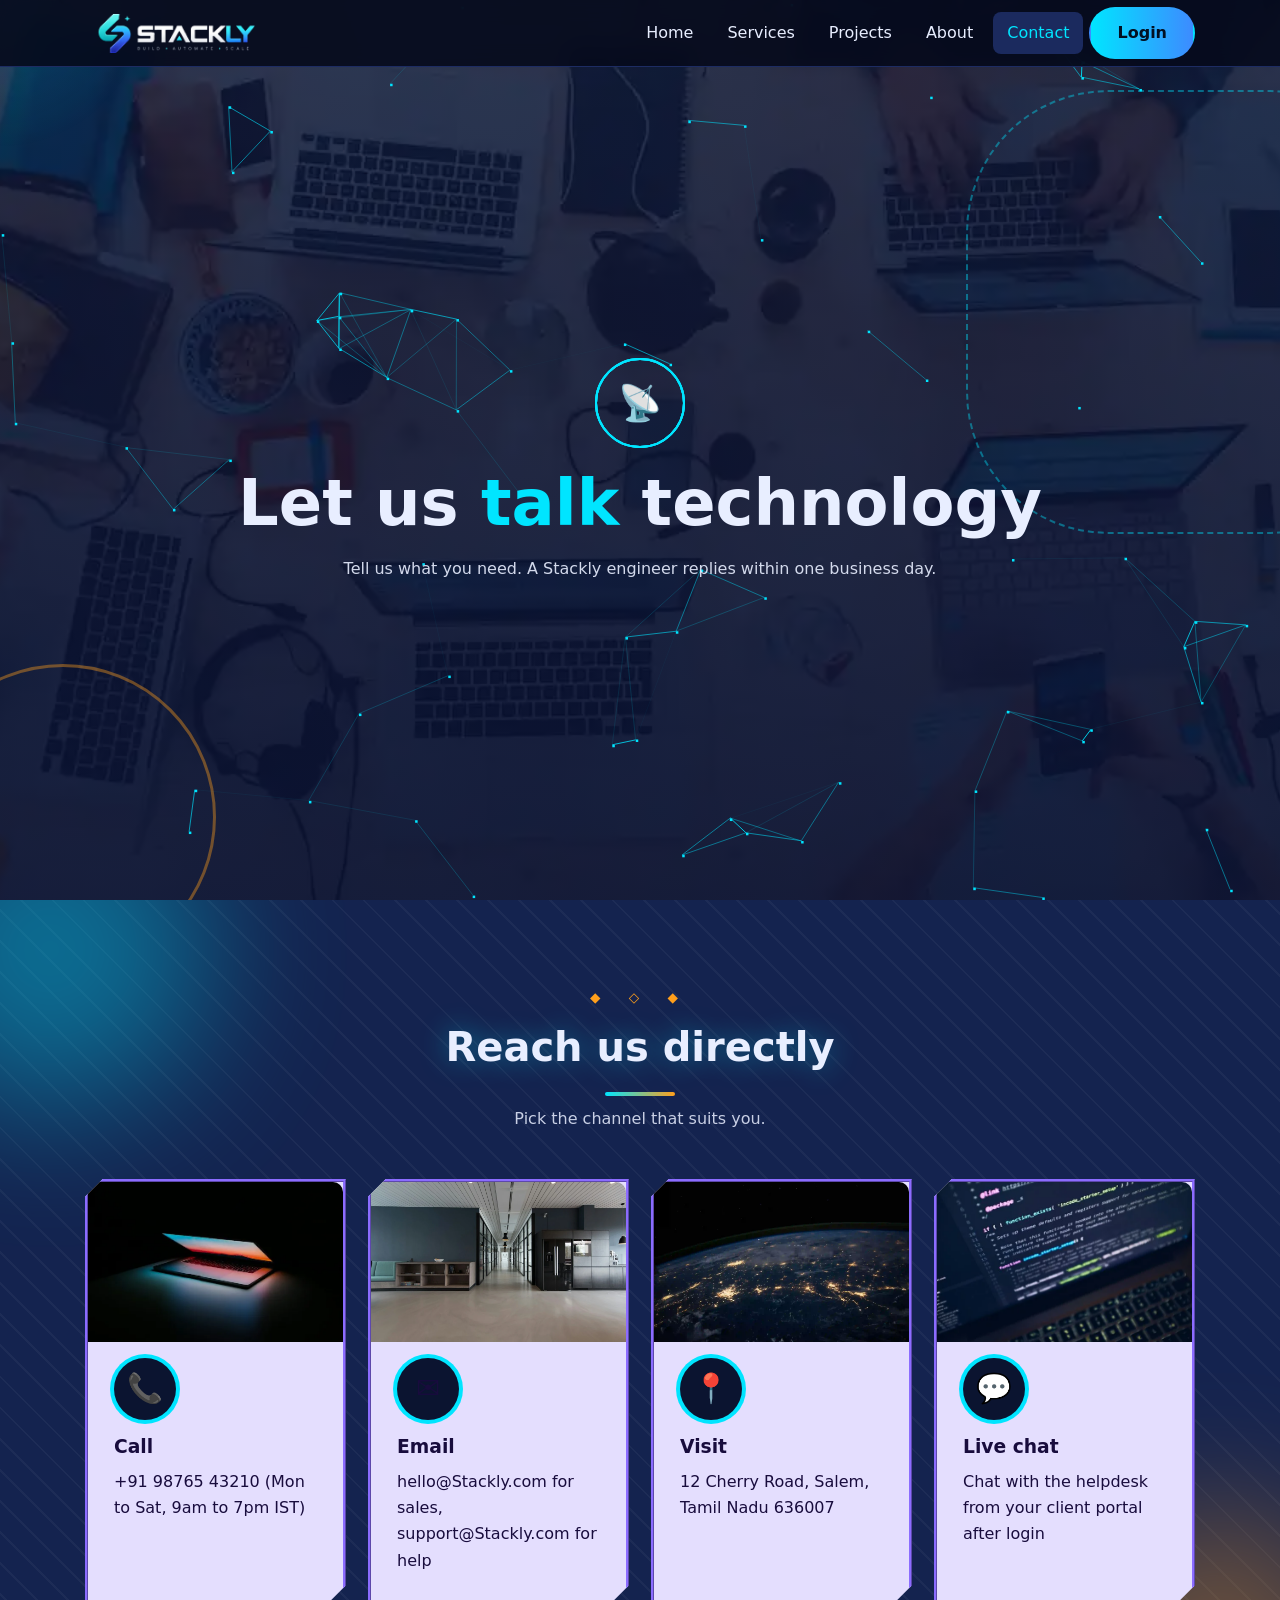
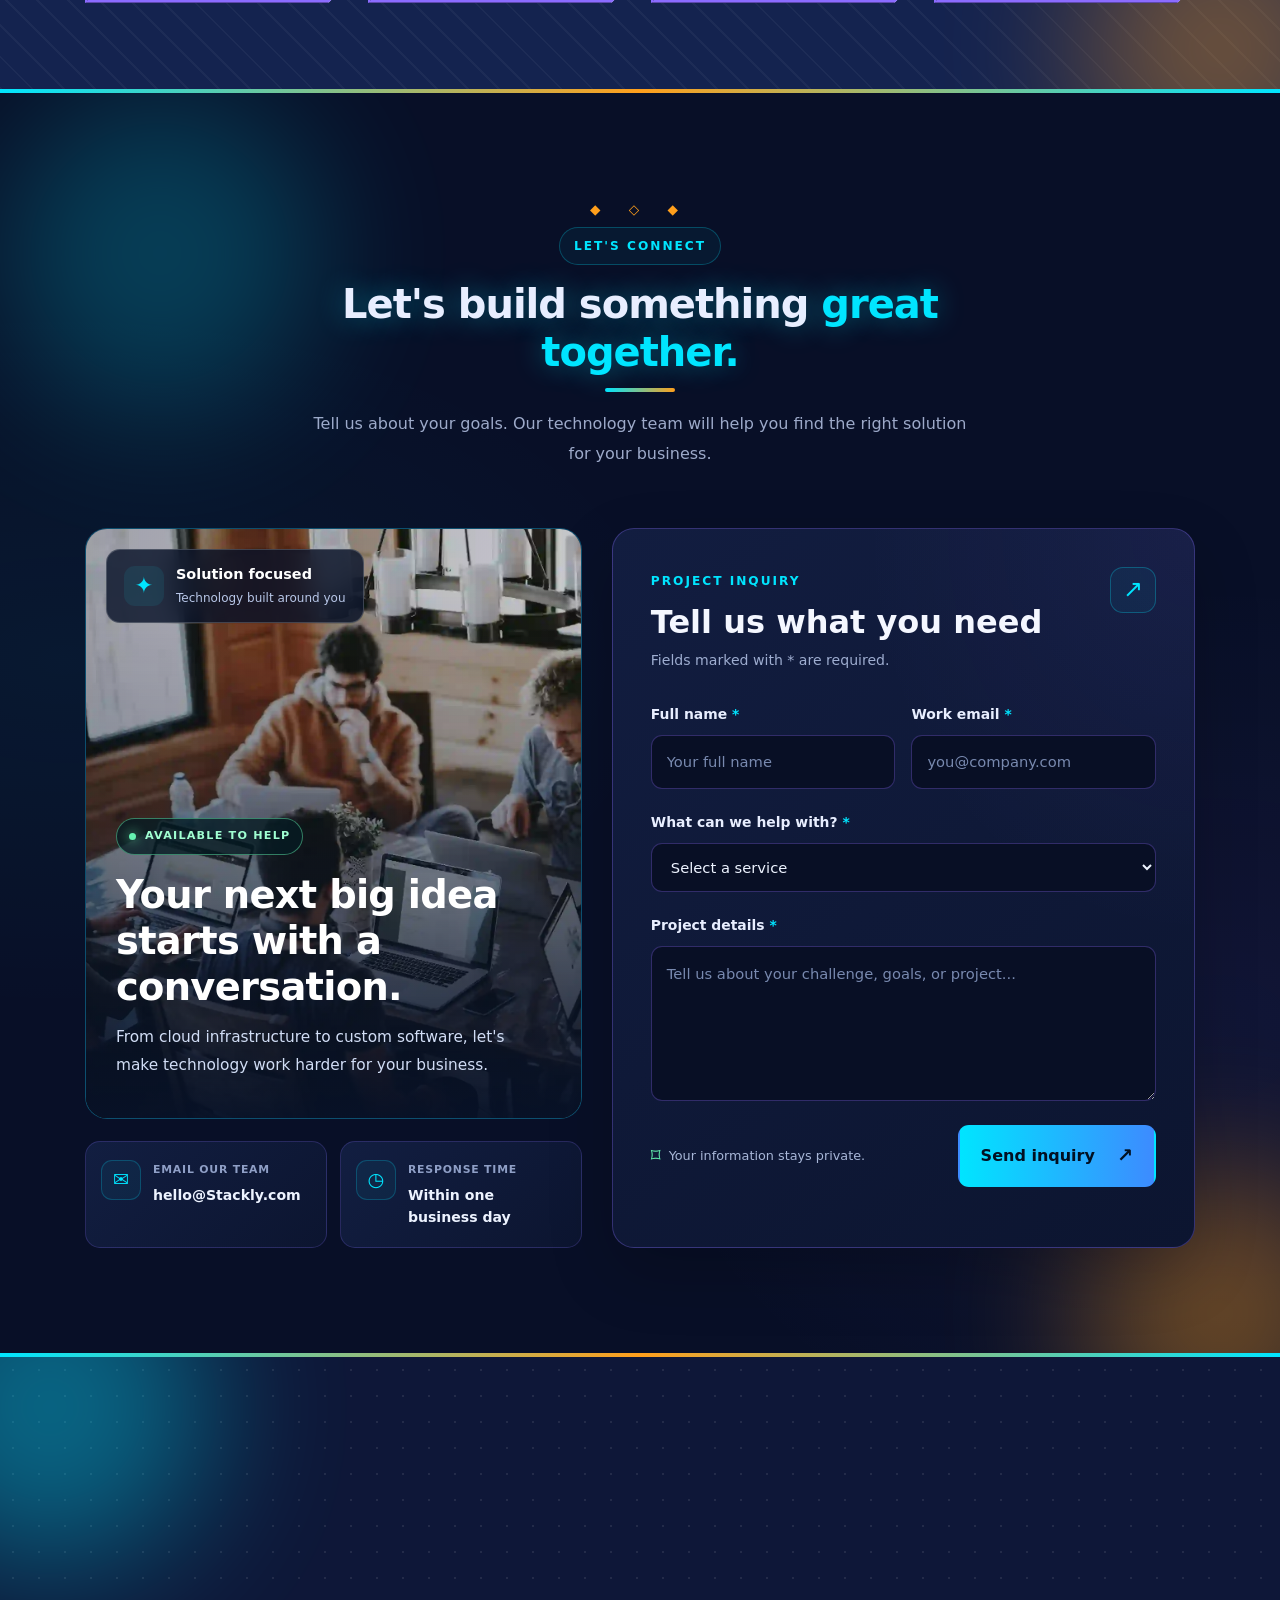
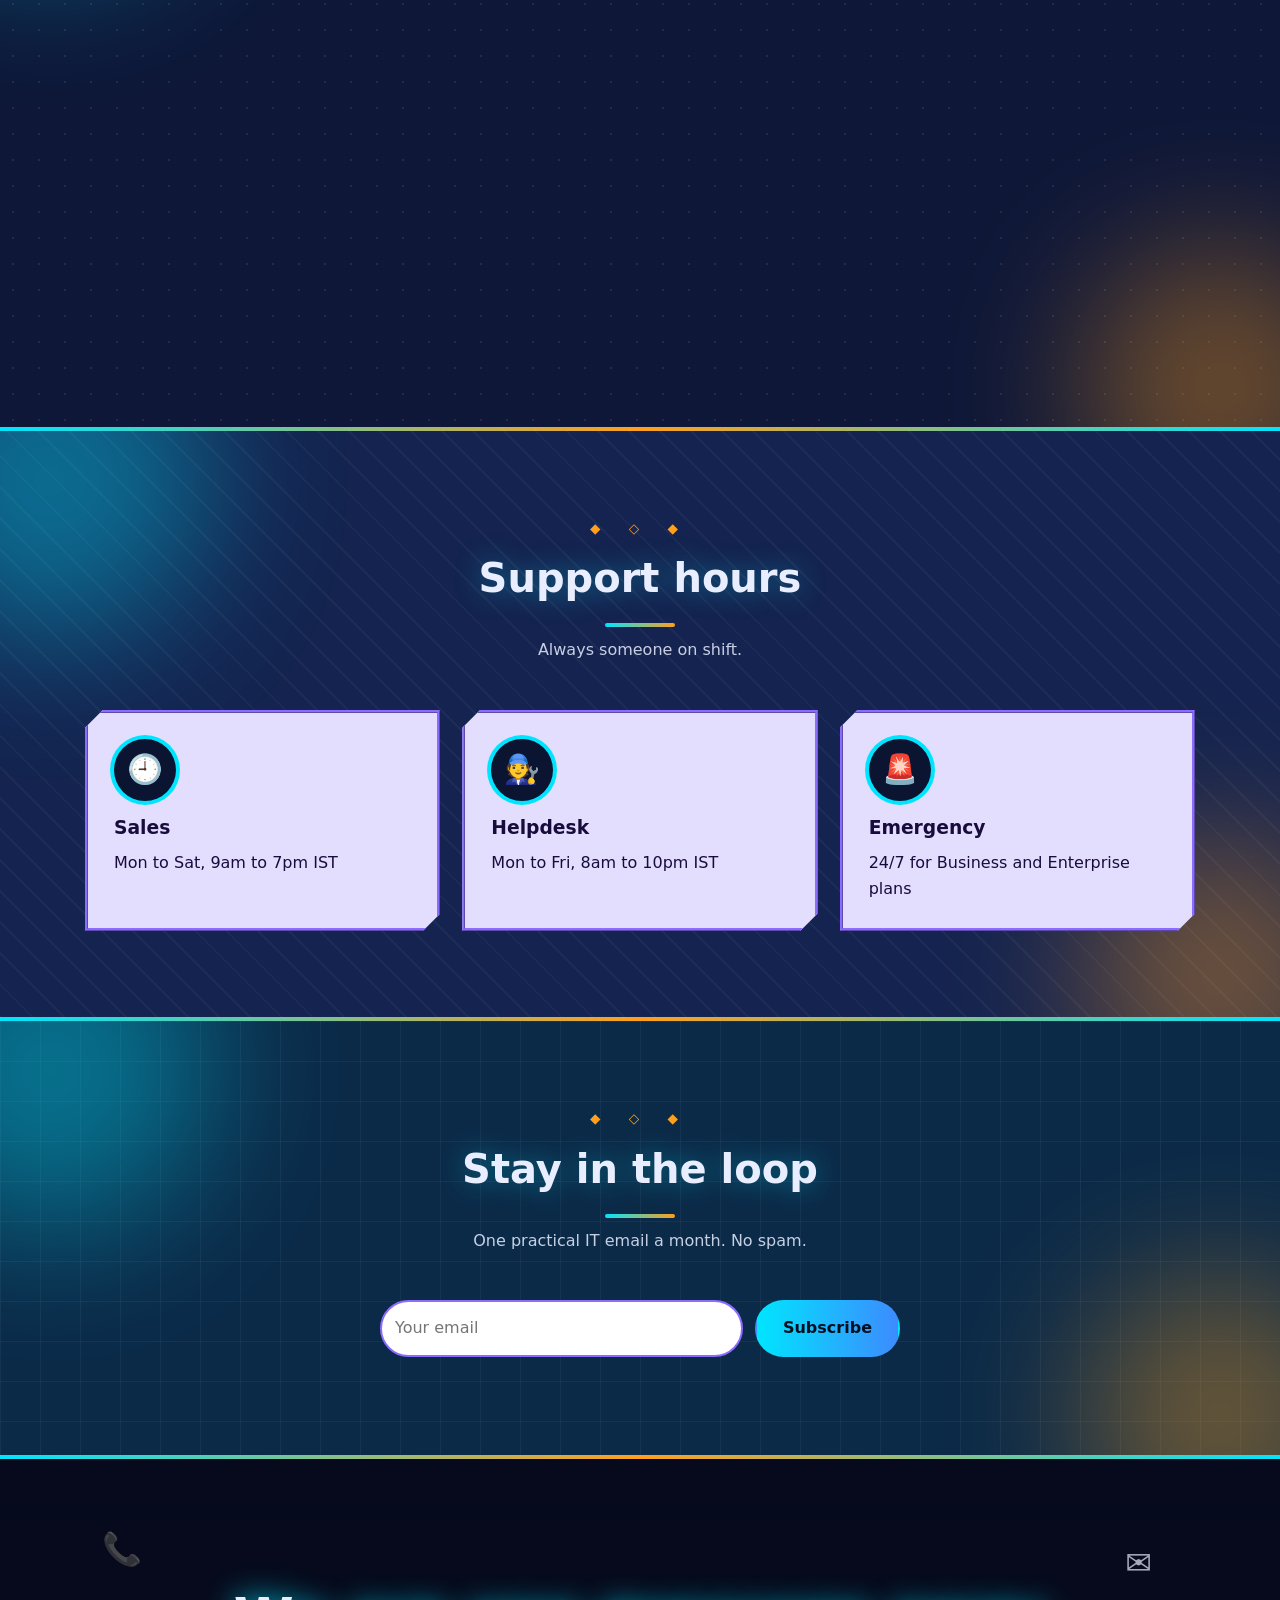
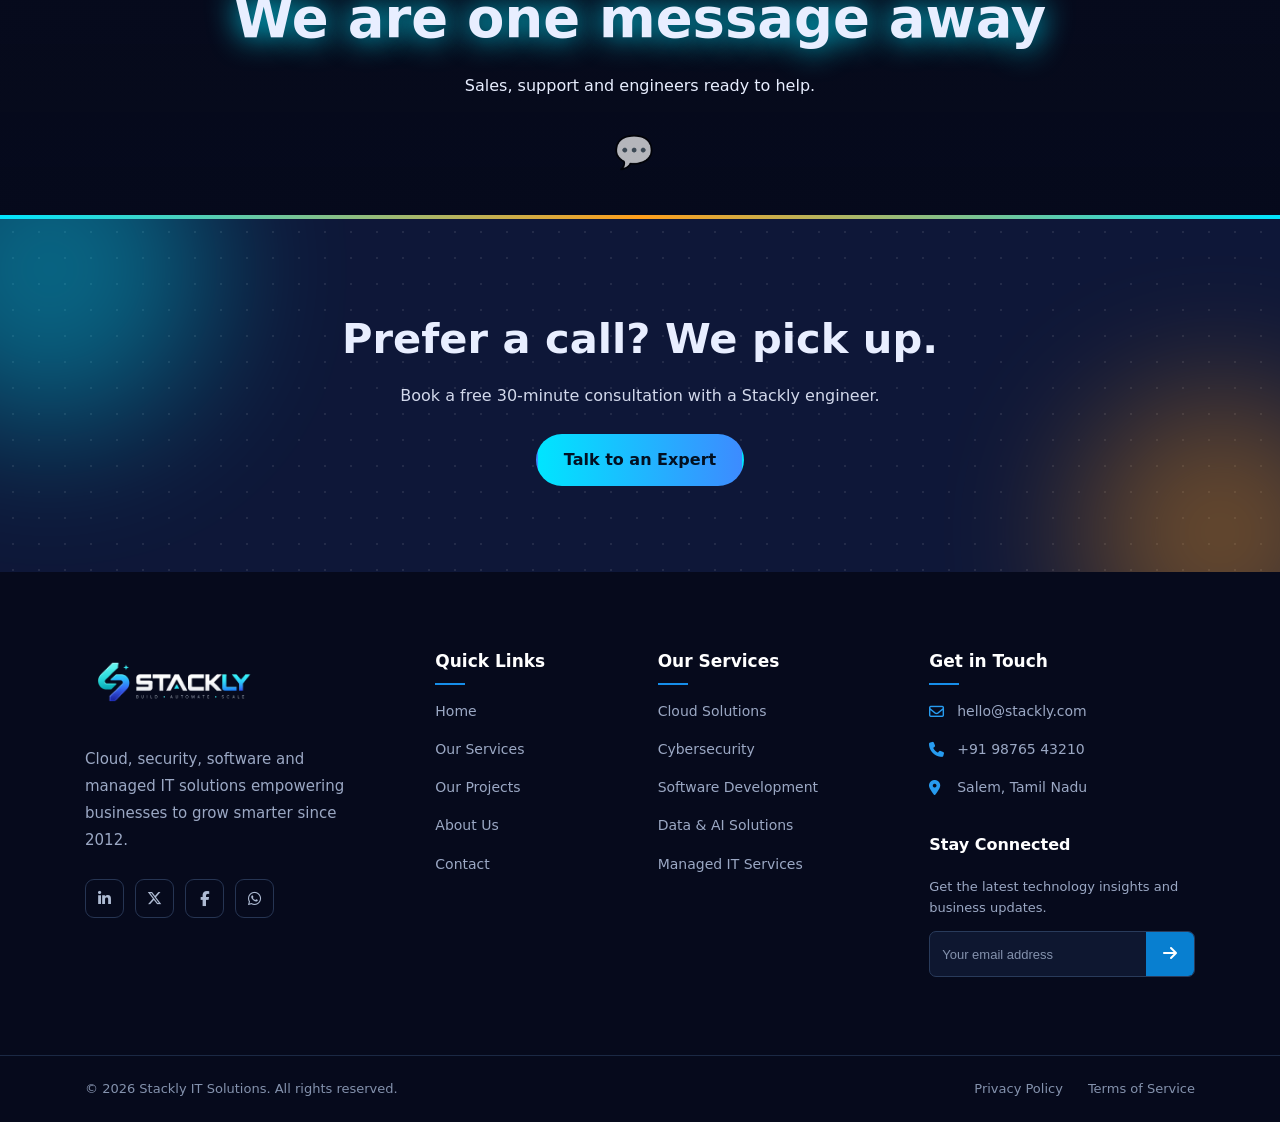
<file: contact.html>
<!doctype html>
<html lang="en">
  <head>
    <meta charset="UTF-8" />
    <meta name="viewport" content="width=device-width,initial-scale=1" />
    <title>Contact | Stackly IT Solutions</title>
    <link rel="stylesheet"
    href="https://cdnjs.cloudflare.com/ajax/libs/font-awesome/6.5.2/css/all.min.css">
    <link rel="stylesheet" href="css/style.css" />
    <link rel="stylesheet" href="css/contact.css" />
  </head>
  <body class="p-contact">
    <div id="bar"></div>
    <div id="glow"></div>
    <nav>
      <div class="wrap">
        <a class="logo" href="index.html">
          <img src="images/logo.webp" alt="Stackly Logo">
        </a>
        <button class="burger" id="bg" aria-label="Menu">
          <i></i><i></i><i></i>
        </button>
        <ul class="links" id="lk">
          <li><a href="index.html">Home</a></li>
          <li><a href="services.html">Services</a></li>
          <li><a href="projects.html">Projects</a></li>
          <li><a href="about.html">About</a></li>
          <li><a href="contact.html" class="on">Contact</a></li>
          <li><button class="btn" data-login>Login</button></li>

          <!-- Mobile Contact Information -->
          <li class="mobile-contact">
            <h4>Get in Touch</h4>

            <a href="tel:+919876543210">
              <i class="fa-solid fa-phone"></i>
              <span>+91 98765 43210</span>
            </a>

            <a href="mailto:hello@stackly.com">
              <i class="fa-regular fa-envelope"></i>
              <span>hello@stackly.com</span>
            </a>

            <a href="https://maps.google.com/?q=Salem,Tamil+Nadu">
              <i class="fa-solid fa-location-dot"></i>
              <span>Salem, Tamil Nadu</span>
            </a>
          </li>
          
        </ul>
      </div>
    </nav>
    <main>
      <header
        class="hero"
        style="
          --img: url('../images/img26.webp');
        "
      >
        <canvas id="net"></canvas>
        <div class="wrap">
          <div class="sig">
            <i></i><i style="animation-delay: 1s"></i
            ><i style="animation-delay: 2s"></i><b>📡</b>
          </div>
          <h1>Let us <span>talk</span> technology</h1>
          <p>
            Tell us what you need. A Stackly engineer replies within one
            business day.
          </p>
        </div>
      </header>
      <section class="sec s2">
        <div class="wrap">
          <div class="hd rv">
            <h2>Reach us directly</h2>
            <p>Pick the channel that suits you.</p>
          </div>
          <div class="g">
            <div class="card rv tilt">
              <img
                class="ci"
                src="images/img16.webp"
                alt="Call"
              />
              <div class="ic">📞</div>
              <h3>Call</h3>
              <p>+91 98765 43210 (Mon to Sat, 9am to 7pm IST)</p>
            </div>
            <div class="card rv tilt">
              <img
                class="ci"
                src="images/img25.webp"
                alt="Email"
              />
              <div class="ic">✉️</div>
              <h3>Email</h3>
              <p>hello@Stackly.com for sales, support@Stackly.com for help</p>
            </div>
            <div class="card rv tilt">
              <img
                class="ci"
                src="images/img24.webp"
                alt="Visit"
              />
              <div class="ic">📍</div>
              <h3>Visit</h3>
              <p>12 Cherry Road, Salem, Tamil Nadu 636007</p>
            </div>
            <div class="card rv tilt">
              <img
                class="ci"
                src="images/img18.webp"
                alt="Live chat"
              />
              <div class="ic">💬</div>
              <h3>Live chat</h3>
              <p>Chat with the helpdesk from your client portal after login</p>
            </div>
          </div>
        </div>
      </section>
    
<!-- ========================================= -->

<section class="sec s3 nc-contact-form">
  <div class="wrap">

    <div class="hd rv">
      <span class="nc-contact-tag">LET'S CONNECT</span>
      <h2>Let's build something <span>great together.</span></h2>
      <p>
        Tell us about your goals. Our technology team will help you
        find the right solution for your business.
      </p>
    </div>

    <div class="nc-contact-layout">

      <!-- LEFT: CONTACT INFORMATION -->
      <div class="nc-contact-info rv">
        <div class="nc-contact-image">
          <img
            src="images/img20.webp"
            alt="Technology team collaborating on a project"
          >

          <div class="nc-image-overlay"></div>

          <div class="nc-image-content">
            <span class="nc-live-indicator">AVAILABLE TO HELP</span>
            <h3>Your next big idea starts with a conversation.</h3>
            <p>
              From cloud infrastructure to custom software, let's make
              technology work harder for your business.
            </p>
          </div>

          <div class="nc-image-badge">
            <span class="nc-badge-icon">✦</span>
            <div>
              <strong>Solution focused</strong>
              <small>Technology built around you</small>
            </div>
          </div>
        </div>

        <div class="nc-contact-points">

          <div class="nc-contact-point">
            <span class="nc-point-icon">✉</span>
            <div>
              <small>EMAIL OUR TEAM</small>
              <a href="mailto:hello@Stackly.com">hello@Stackly.com</a>
            </div>
          </div>

          <div class="nc-contact-point">
            <span class="nc-point-icon">◷</span>
            <div>
              <small>RESPONSE TIME</small>
              <strong>Within one business day</strong>
            </div>
          </div>

        </div>
      </div>

      <!-- RIGHT: CONTACT FORM -->
      <div class="nc-form-panel rv">
        <div class="nc-form-heading">
          <div>
            <span class="nc-mini-label">PROJECT INQUIRY</span>
            <h3>Tell us what you need</h3>
            <p>Fields marked with * are required.</p>
          </div>
          <span class="nc-form-symbol">↗</span>
        </div>

        <form class="fm nc-premium-form" id="fm">

          <div class="nc-field-row">
            <div class="nc-field">
              <label for="nm">Full name <span>*</span></label>
              <input
                id="nm"
                name="name"
                type="text"
                placeholder="Your full name"
                autocomplete="name"
                oninput="this.value=this.value.replace(/[^a-zA-Z\s]/g,'')"
                required
              >
            </div>

            <div class="nc-field">
              <label for="em">Work email <span>*</span></label>
              <input
                id="em"
                name="email"
                type="email"
                placeholder="you@company.com"
                autocomplete="email"
                required
              >
            </div>
          </div>

          <div class="nc-field">
            <label for="service">What can we help with? <span>*</span></label>
            <select id="service" name="service" required>
              <option value="" disabled selected>Select a service</option>
              <option value="Cloud migration">Cloud & infrastructure</option>
              <option value="Cybersecurity">Cybersecurity</option>
              <option value="Software development">Software development</option>
              <option value="Managed IT">Managed IT services</option>
              <option value="Data and AI">Data & artificial intelligence</option>
              <option value="Other">Other requirements</option>
            </select>
          </div>

          <div class="nc-field">
            <label for="ms">Project details <span>*</span></label>
            <textarea
              id="ms"
              name="message"
              rows="5"
              placeholder="Tell us about your challenge, goals, or project..."
              required
            ></textarea>
          </div>

          <div class="nc-form-bottom">
            <p class="nc-privacy-note">
              <span>⌑</span>
              Your information stays private.
            </p>

            <button class="btn nc-submit-btn" type="submit">
              <span>Send inquiry</span>
              <span class="nc-submit-arrow">↗</span>
            </button>
          </div>

          <p id="ok" class="nc-form-status" aria-live="polite"></p>

        </form>
      </div>

    </div>
  </div>
</section>


<!-- ========================================== -->
      <section class="sec s1">
        <div class="wrap">
          <div class="hd rv">
            <h2>Frequently asked questions</h2>
            <p>Click a question to open it.</p>
          </div>
          <div style="max-width: 780px; margin: auto">
            <div class="fq rv">
              <button>How fast will you reply?<span>＋</span></button>
              <div>
                <p>
                  Within one business day, and within 15 minutes for critical
                  support tickets.
                </p>
              </div>
            </div>
            <div class="fq rv">
              <button>Do you work with small businesses?<span>＋</span></button>
              <div><p>Yes. Our Starter plan begins at $299 per month.</p></div>
            </div>
            <div class="fq rv">
              <button>
                Can you take over our existing systems?<span>＋</span>
              </button>
              <div>
                <p>Yes. We audit, document and then run them under an SLA.</p>
              </div>
            </div>
            <div class="fq rv">
              <button>Where is my data stored?<span>＋</span></button>
              <div>
                <p>
                  In the region you choose, encrypted at rest and in transit.
                </p>
              </div>
            </div>
          </div>
        </div>
      </section>
      <section class="sec s2">
        <div class="wrap">
          <div class="hd rv">
            <h2>Support hours</h2>
            <p>Always someone on shift.</p>
          </div>
          <div class="g">
            <div class="card rv tilt">
              <div class="ic">🕘</div>
              <h3>Sales</h3>
              <p>Mon to Sat, 9am to 7pm IST</p>
            </div>
            <div class="card rv tilt">
              <div class="ic">🧑‍🔧</div>
              <h3>Helpdesk</h3>
              <p>Mon to Fri, 8am to 10pm IST</p>
            </div>
            <div class="card rv tilt">
              <div class="ic">🚨</div>
              <h3>Emergency</h3>
              <p>24/7 for Business and Enterprise plans</p>
            </div>
          </div>
        </div>
      </section>
      <section class="sec s3">
        <div class="wrap">
          <div class="hd rv">
            <h2>Stay in the loop</h2>
            <p>One practical IT email a month. No spam.</p>
          </div>
          <form class="nl" id="nl">
            <input type="email" placeholder="Your email" required /><button
              class="btn"
            >
              Subscribe
            </button>
          </form>
          <p id="nk" style="text-align: center; margin-top: 12px"></p>
        </div>
      </section>
      <section
        class="bn"
        style="
          --img: url('../images/img25.webp');
        "
      >
        <div class="rv">
          <h2>We are one message away</h2>
          <p>Sales, support and engineers ready to help.</p>
        </div>
        <span style="left: 8%; top: 18%">📞</span
        ><span style="right: 10%; top: 22%; animation-delay: -2s">✉️</span
        ><span style="left: 48%; bottom: 10%; animation-delay: -3s">💬</span>
      </section>
      <section class="sec s1">
        <div class="wrap cta rv">
          <h2>Prefer a call? We pick up.</h2>
          <p>Book a free 30-minute consultation with a Stackly engineer.</p>
          <a class="btn" href="error.html">Talk to an Expert</a>
        </div>
      </section>
    </main>

<!-- =========================== Premium Footer =========================== -->
<footer class="foot">

  <div class="wrap fgrid">

    <!-- Brand -->
    <div class="foot-brand">
      <a class="brand" href="index.html">
        <img src="images/logo.webp" alt="Stackly Logo" class="brand-logo">
      </a>

      <p>
        Cloud, security, software and managed IT solutions
        empowering businesses to grow smarter since 2012.
      </p>

      <div class="foot-socials">
        <a href="#" aria-label="LinkedIn"><i class="fa-brands fa-linkedin-in"></i></a>
        <a href="#" aria-label="X"><i class="fa-brands fa-x-twitter"></i></a>
        <a href="#" aria-label="Facebook"><i class="fa-brands fa-facebook-f"></i></a>
        <a href="#" aria-label="WhatsApp"><i class="fa-brands fa-whatsapp"></i></a>
      </div>
    </div>

    <!-- Quick Links -->
    <div class="foot-links">
      <h4>Quick Links</h4>
      <a href="index.html">Home</a>
      <a href="services.html">Our Services</a>
      <a href="projects.html">Our Projects</a>
      <a href="about.html">About Us</a>
      <a href="contact.html">Contact</a>
    </div>

    <!-- Services -->
    <div class="foot-links">
      <h4>Our Services</h4>
      <a href="services.html">Cloud Solutions</a>
      <a href="services.html">Cybersecurity</a>
      <a href="services.html">Software Development</a>
      <a href="services.html">Data & AI Solutions</a>
      <a href="services.html">Managed IT Services</a>
    </div>

    <!-- Contact -->
    <div class="foot-links foot-contact">
      <h4>Get in Touch</h4>

      <a href="mailto:hello@stackly.com">
        <i class="fa-regular fa-envelope"></i>
        hello@stackly.com
      </a>

      <a href="tel:+919876543210">
        <i class="fa-solid fa-phone"></i>
        +91 98765 43210
      </a>

      <a href="contact.html">
        <i class="fa-solid fa-location-dot"></i>
        Salem, Tamil Nadu
      </a>

      <!-- Newsletter -->
      <div class="foot-newsletter">
        <h4>Stay Connected</h4>
        <p>Get the latest technology insights and business updates.</p>

        <form class="foot-newsletter-form" id="newsletterForm">
          <input
            type="email"
            id="newsletterEmail"
            placeholder="Your email address"
            aria-label="Your email address"
            required
          >

          <button type="submit" aria-label="Subscribe">
            <i class="fa-solid fa-arrow-right"></i>
          </button>
        </form>

        <p class="newsletter-message" id="newsletterMessage" aria-live="polite"></p>
      </div>
    </div>

  </div>

  <!-- Bottom Bar -->
  <div class="foot-bottom">
    <div class="wrap foot-bottom-inner">
      <p class="copy">© 2026 Stackly IT Solutions. All rights reserved.</p>

      <div class="foot-legal">
        <a href="contact.html">Privacy Policy</a>
        <a href="contact.html">Terms of Service</a>
      </div>
    </div>
  </div>

</footer>

    <script src="js/main.js"></script>
    <script src="js/contact.js"></script>
  </body>
</html>
</file>
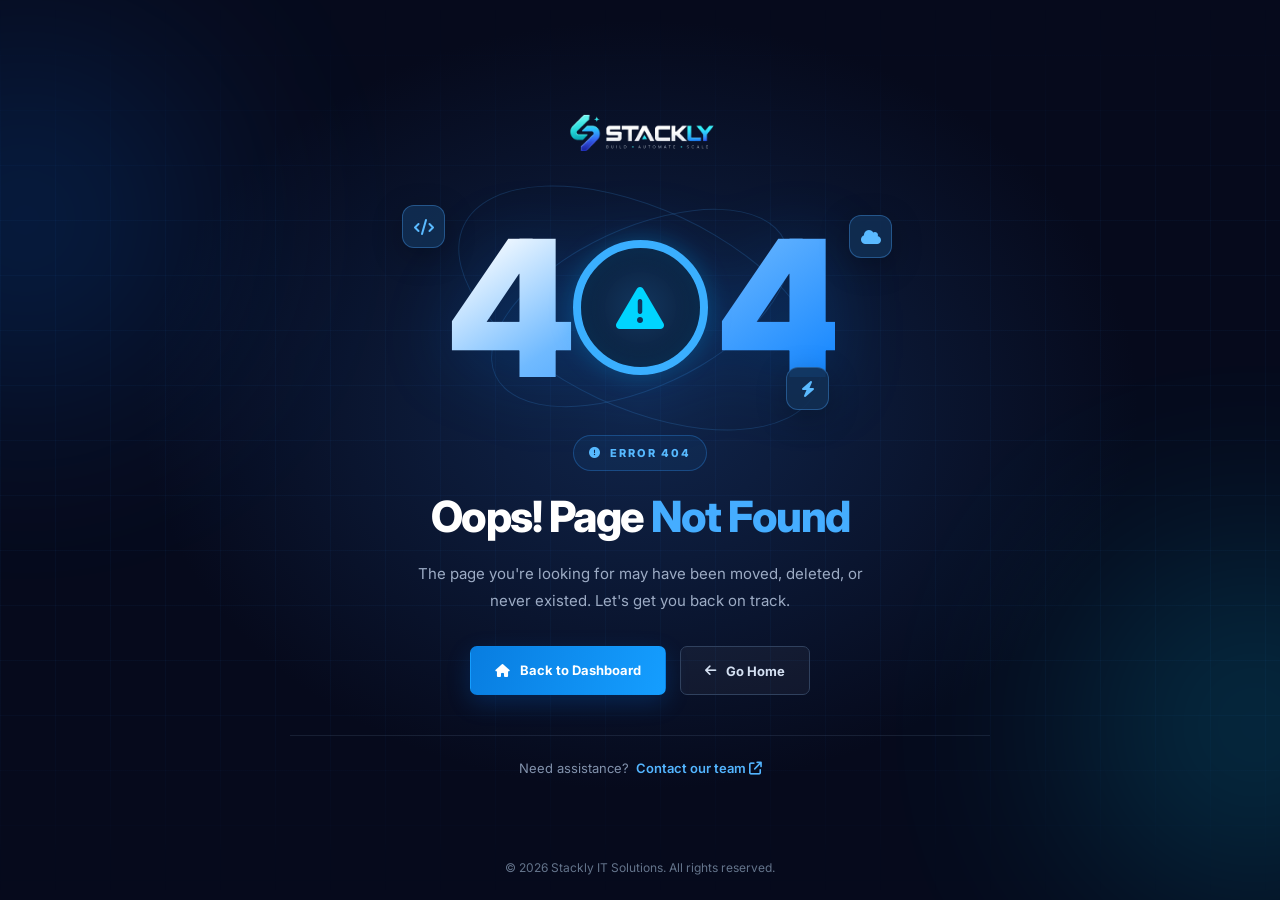
<file: dashboardError.html>
<!DOCTYPE html>
<html lang="en">
<head>
  <meta charset="UTF-8">
  <meta name="viewport" content="width=device-width, initial-scale=1.0">
  <title>404 - Page Not Found | Stackly</title>

  <link rel="stylesheet" href="css/style.css">
  <link rel="stylesheet" href="css/error.css">

  <link rel="preconnect" href="https://fonts.googleapis.com">
  <link rel="preconnect" href="https://fonts.gstatic.com" crossorigin>
  <link href="https://fonts.googleapis.com/css2?family=Inter:wght@400;500;600;700;800;900&display=swap" rel="stylesheet">

  <link rel="stylesheet" href="https://cdnjs.cloudflare.com/ajax/libs/font-awesome/6.5.2/css/all.min.css">
</head>

<body>

  <main class="error-page">

    <div class="error-grid"></div>
    <div class="error-glow glow-one"></div>
    <div class="error-glow glow-two"></div>

    <div class="error-content">

      <a href="index.html" class="error-logo">
        <img src="images/logo.webp" alt="Stackly Logo">
      </a>

      <div class="error-illustration">
        <span class="error-orbit orbit-one"></span>
        <span class="error-orbit orbit-two"></span>

        <div class="error-number">
          <span>4</span>
          <div class="error-zero">
            <i class="fa-solid fa-triangle-exclamation"></i>
          </div>
          <span>4</span>
        </div>

        <div class="error-floating float-one">
          <i class="fa-solid fa-code"></i>
        </div>

        <div class="error-floating float-two">
          <i class="fa-solid fa-cloud"></i>
        </div>

        <div class="error-floating float-three">
          <i class="fa-solid fa-bolt"></i>
        </div>
      </div>

      <div class="error-text">
        <span class="error-label">
          <i class="fa-solid fa-circle-exclamation"></i>
          ERROR 404
        </span>

        <h1>Oops! Page <span>Not Found</span></h1>

        <p>
          The page you're looking for may have been moved,
          deleted, or never existed. Let's get you back on track.
        </p>
      </div>

      <div class="error-actions">
        <a href="index.html" class="error-home">
          <i class="fa-solid fa-house"></i>
          Back to Dashboard
        </a>

        <button class="error-back" onclick="history.back()">
          <i class="fa-solid fa-arrow-left"></i>
          Go Home
        </button>
      </div>

      <div class="error-bottom">
        <span>Need assistance?</span>
        <a href="contact.html">Contact our team <i class="fa-solid fa-arrow-up-right-from-square"></i></a>
      </div>

    </div>

    <div class="error-copy">
      © 2026 Stackly IT Solutions. All rights reserved.
    </div>

  </main>

</body>
</html>
</file>
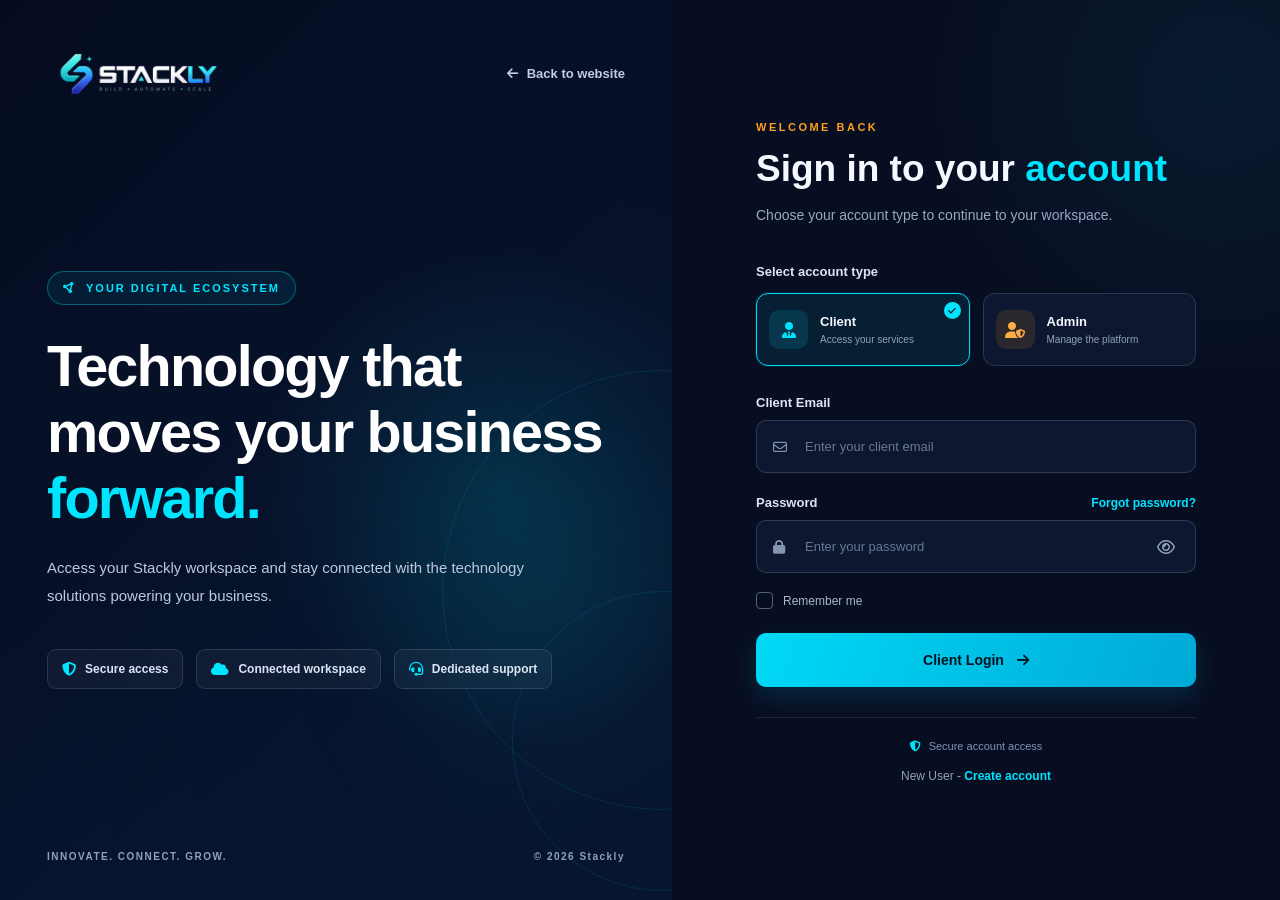
<file: login.html>
<!DOCTYPE html>
<html lang="en">
<head>
  <meta charset="UTF-8">
  <meta name="viewport" content="width=device-width, initial-scale=1.0">
  <title>Login | Stackly IT Solutions</title>

  <link rel="stylesheet" href="css/login.css">
  <link rel="stylesheet"
    href="https://cdnjs.cloudflare.com/ajax/libs/font-awesome/6.5.2/css/all.min.css">
</head>

<body>

  <main class="login-page">

    <!-- LEFT BRANDING PANEL -->
    <section class="login-visual">
      <div class="visual-overlay"></div>

      <nav class="login-nav">
        <a class="logo" href="index.html">
          <img src="images/logo.webp" alt="Stackly Logo">
        </a>

        <a href="index.html" class="back-home">
          <i class="fa-solid fa-arrow-left"></i> Back to website
        </a>
      </nav>

      <div class="visual-content">
        <span class="visual-tag">
          <i class="fa-solid fa-circle-nodes"></i>
          YOUR DIGITAL ECOSYSTEM
        </span>

        <h1>Technology that moves your business <span>forward.</span></h1>

        <p>
          Access your Stackly workspace and stay connected with the
          technology solutions powering your business.
        </p>

        <div class="visual-points">
          <div>
            <i class="fa-solid fa-shield-halved"></i>
            <span>Secure access</span>
          </div>
          <div>
            <i class="fa-solid fa-cloud"></i>
            <span>Connected workspace</span>
          </div>
          <div>
            <i class="fa-solid fa-headset"></i>
            <span>Dedicated support</span>
          </div>
        </div>
      </div>

      <div class="visual-footer">
        <span>INNOVATE. CONNECT. GROW.</span>
        <span>© <span id="loginYear"></span> Stackly</span>
      </div>

      <div class="visual-orbit orbit-one"></div>
      <div class="visual-orbit orbit-two"></div>
      <div class="visual-glow"></div>
    </section>


    <!-- RIGHT LOGIN PANEL -->
    <section class="login-main">

      <div class="login-container">

        <div class="mobile-brand">
          <a href="index.html" class="brand">
            <span class="brand-icon"><i class="fa-solid fa-cube"></i></span>
            <span>NEXA<span>CORE</span></span>
          </a>
        </div>

        <div class="login-heading">
          <span class="heading-label">WELCOME BACK</span>
          <h2>Sign in to your <span>account</span></h2>
          <p>Choose your account type to continue to your workspace.</p>
        </div>

        <!-- ROLE SELECTION -->
        <div class="role-heading">
          <label>Select account type</label>
        </div>

        <div class="role-selection" id="lm">

          <button type="button"
            class="role-card active"
            data-role="client"
            aria-pressed="true">

            <span class="role-icon">
              <i class="fa-solid fa-user-tie"></i>
            </span>

            <span class="role-info">
              <strong>Client</strong>
              <small>Access your services</small>
            </span>

            <span class="role-check">
              <i class="fa-solid fa-check"></i>
            </span>
          </button>

          <button type="button"
            class="role-card"
            data-role="admin"
            aria-pressed="false">

            <span class="role-icon admin-icon">
              <i class="fa-solid fa-user-shield"></i>
            </span>

            <span class="role-info">
              <strong>Admin</strong>
              <small>Manage the platform</small>
            </span>

            <span class="role-check">
              <i class="fa-solid fa-check"></i>
            </span>
          </button>

        </div>


        <!-- LOGIN FORM -->
        <form id="loginForm" class="login-form" novalidate>

          <div class="form-group">
            <label for="email" id="emailLabel">Client Email</label>

            <div class="input-wrap">
              <i class="fa-regular fa-envelope input-icon"></i>
              <input
                type="email"
                id="email"
                placeholder="Enter your client email"
                autocomplete="username"
                required>
            </div>
          </div>


          <div class="form-group">
            <div class="password-label">
              <label for="password">Password</label>
              <a href="forgot-password.html">Forgot password?</a>
            </div>

            <div class="input-wrap">
              <i class="fa-solid fa-lock input-icon"></i>

              <input
                type="password"
                id="password"
                placeholder="Enter your password"
                autocomplete="current-password"
                required>

              <button type="button"
                class="password-toggle"
                id="pwdToggle"
                aria-label="Show password">
                <i class="fa-regular fa-eye"></i>
              </button>
            </div>
          </div>


          <div class="form-options">
            <label class="remember-option">
              <input type="checkbox" id="remember">
              <span class="custom-check"></span>
              Remember me
            </label>
          </div>


          <div id="loginError" class="login-error" role="alert"></div>


          <button type="submit" class="login-submit">
            <span id="btnText">Client Login</span>
            <i class="fa-solid fa-arrow-right"></i>
          </button>

        </form>


        <div class="login-bottom">
          <div class="secure-note">
            <i class="fa-solid fa-shield-halved"></i>
            Secure account access
          </div>

          <p>
            New User - 
            <a href="contact.html">Create account</a>
          </p>
        </div>

      </div>

    </section>

  </main>

  <script src="js/login.js"></script>
</body>
</html>
</file>
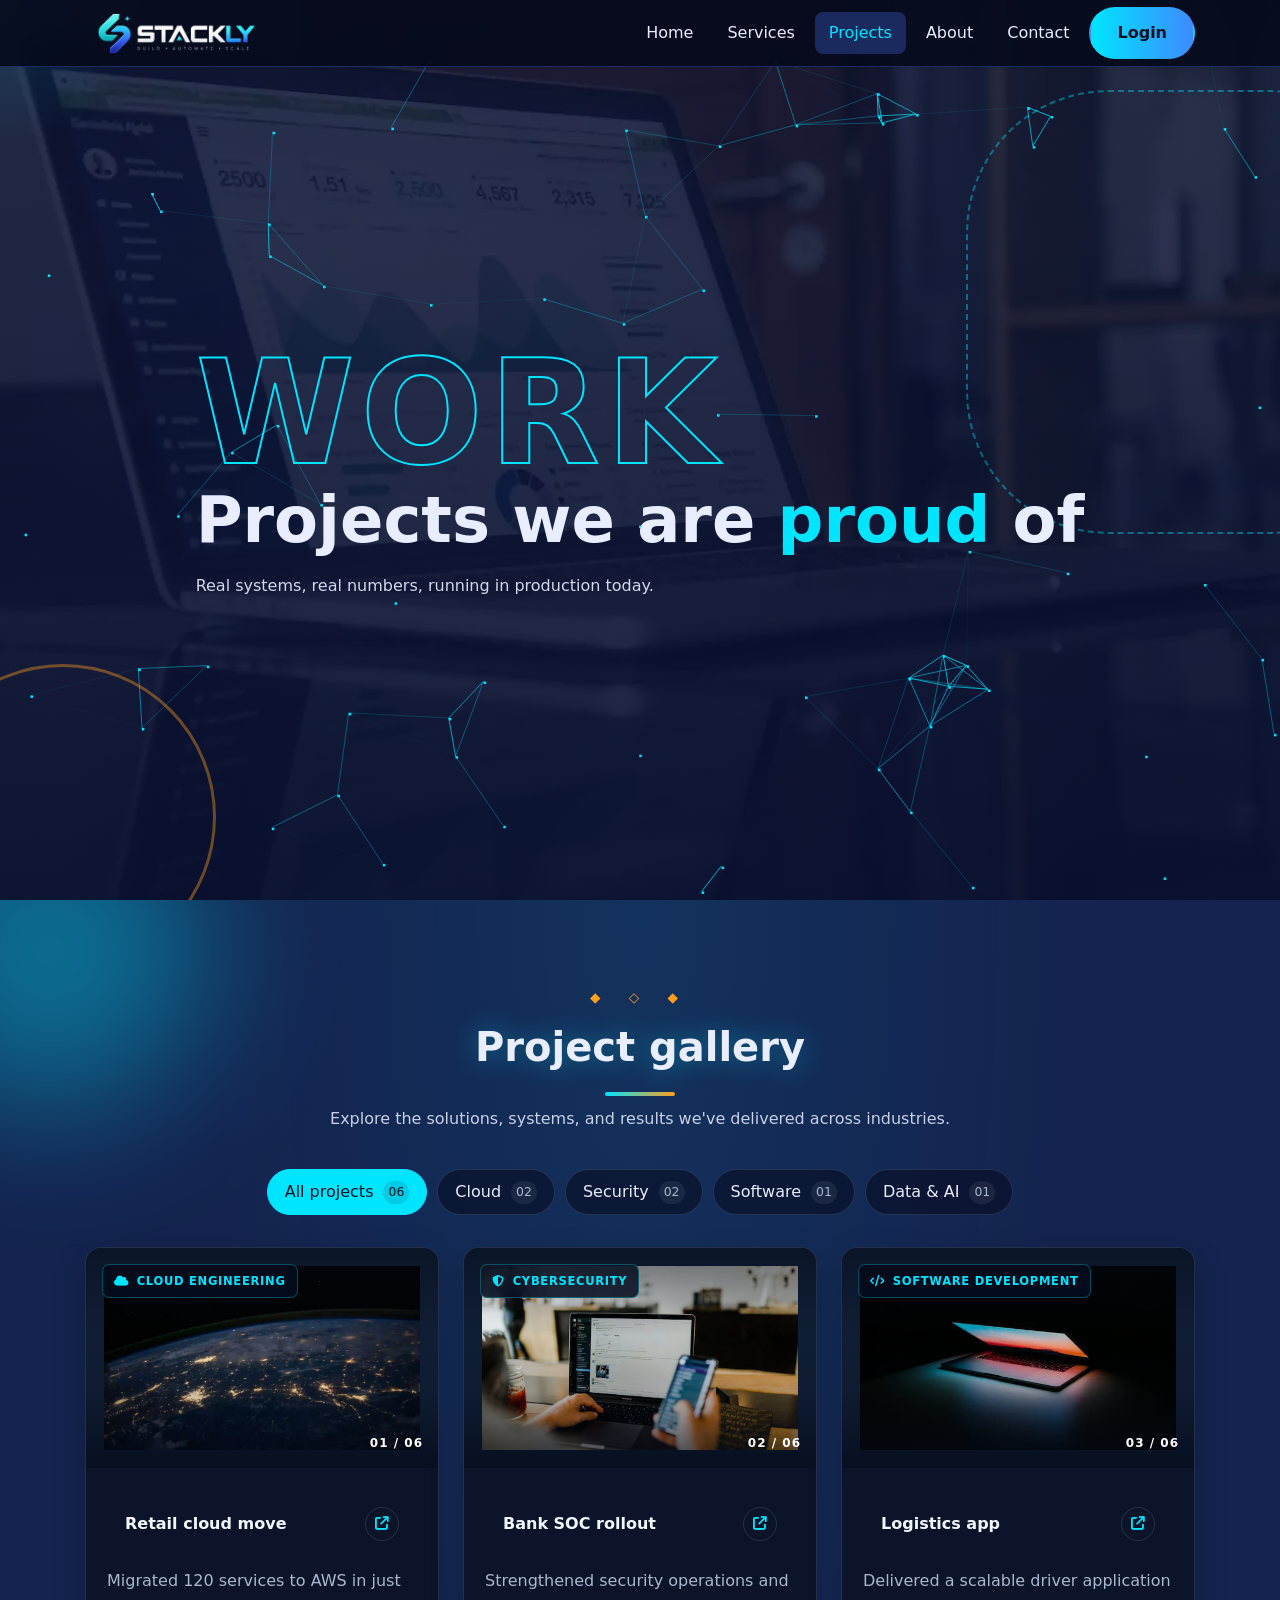
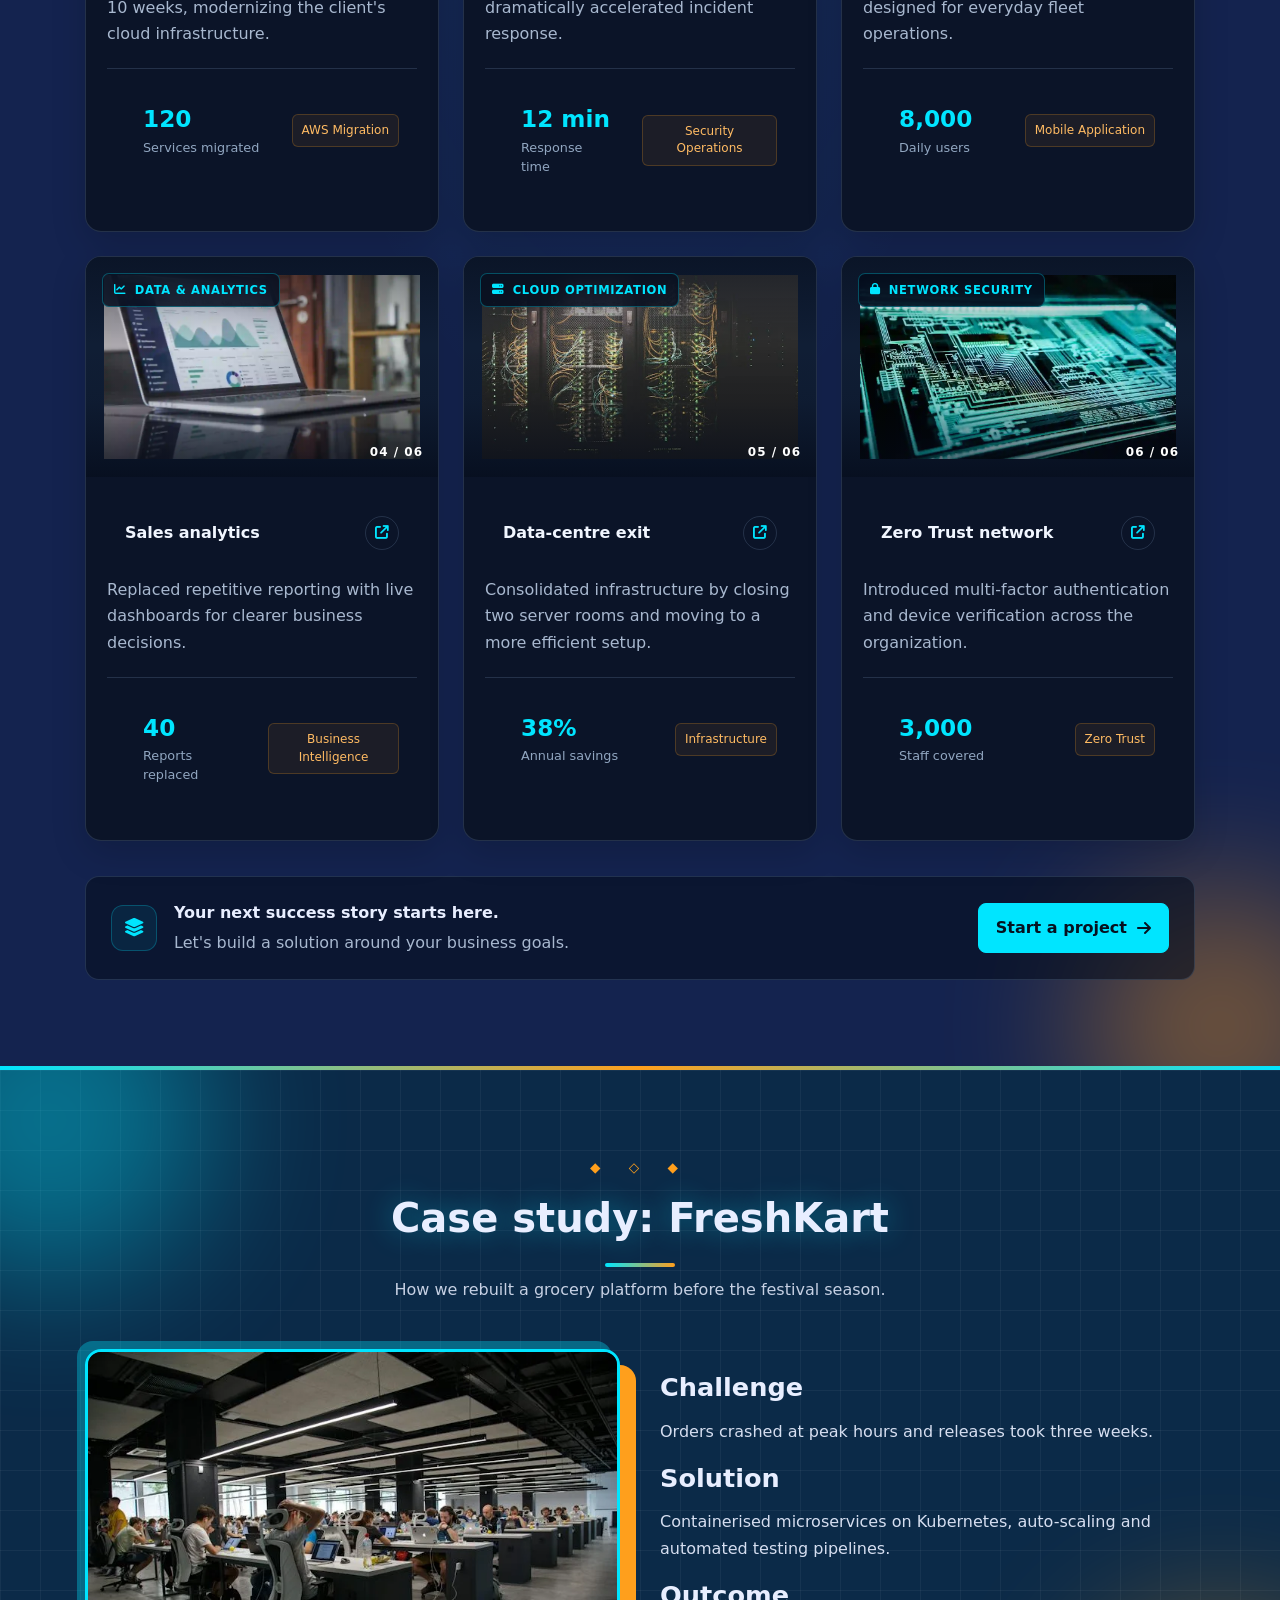
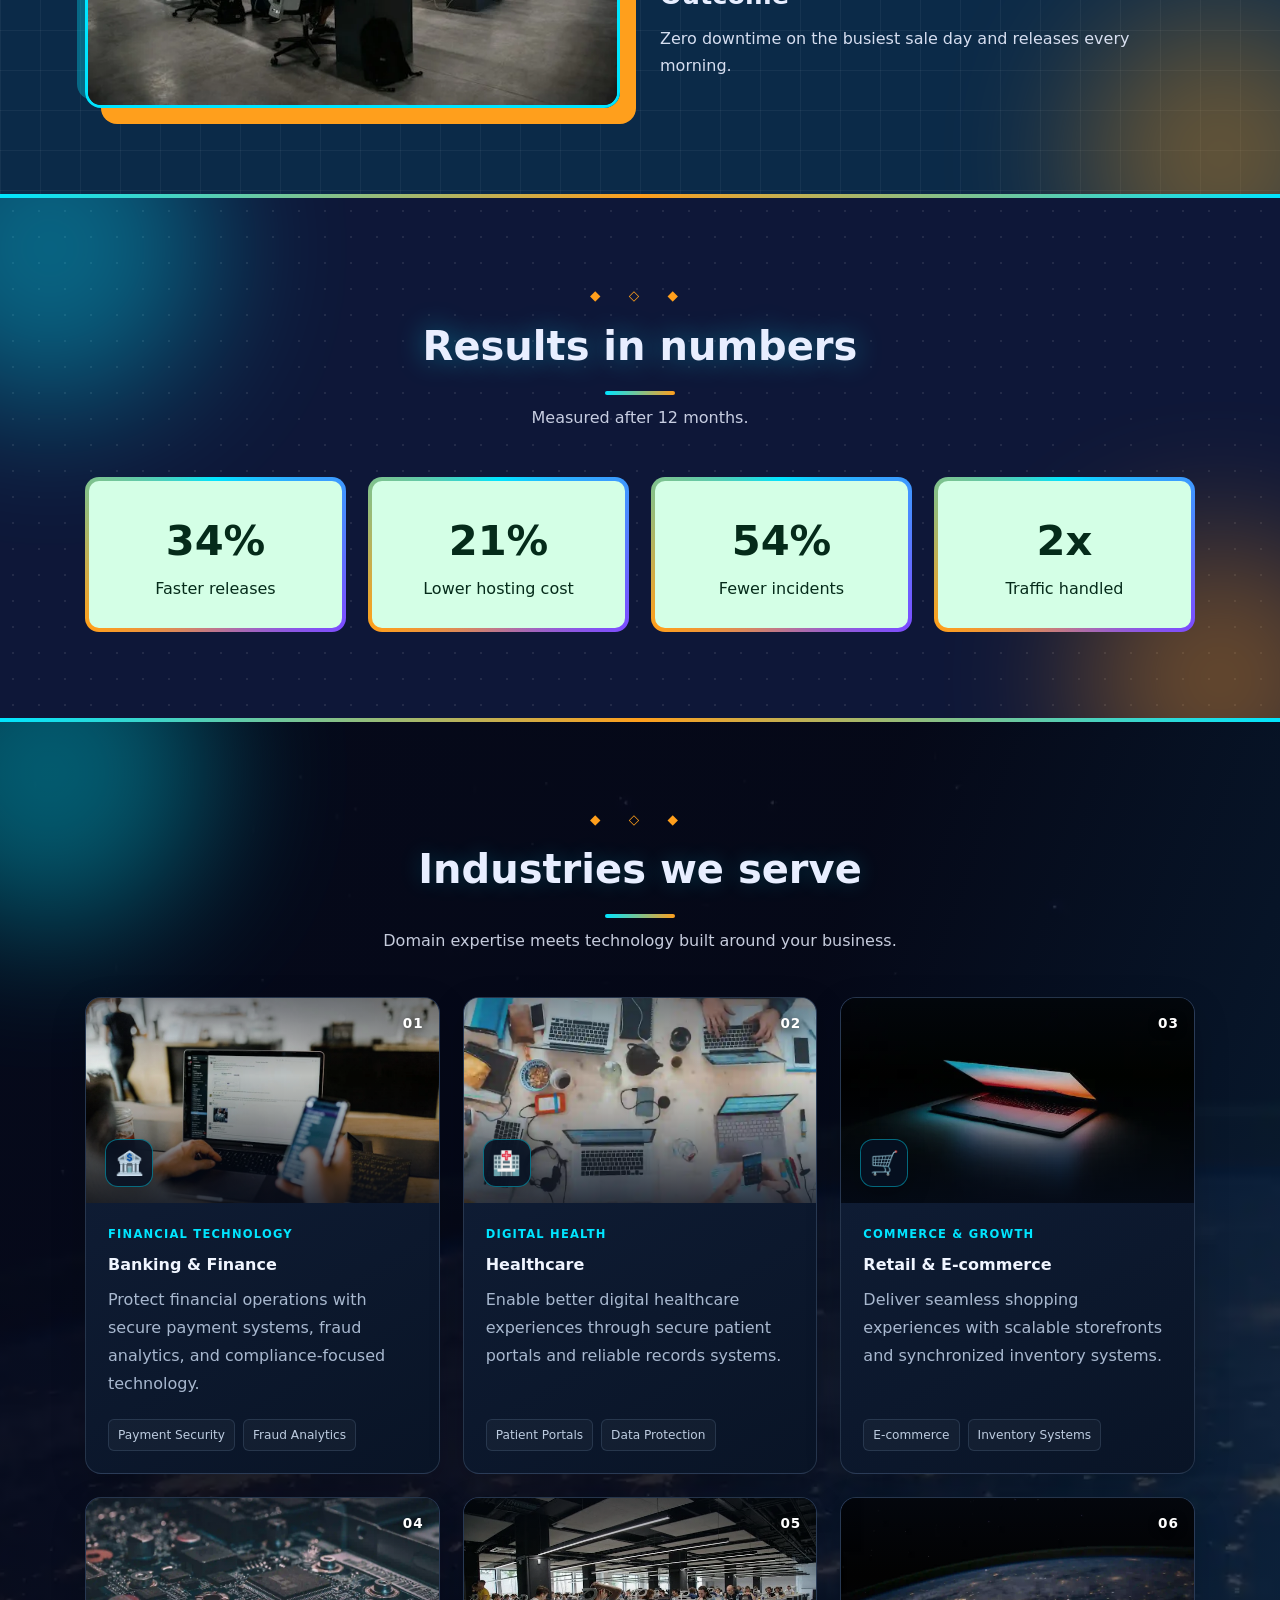
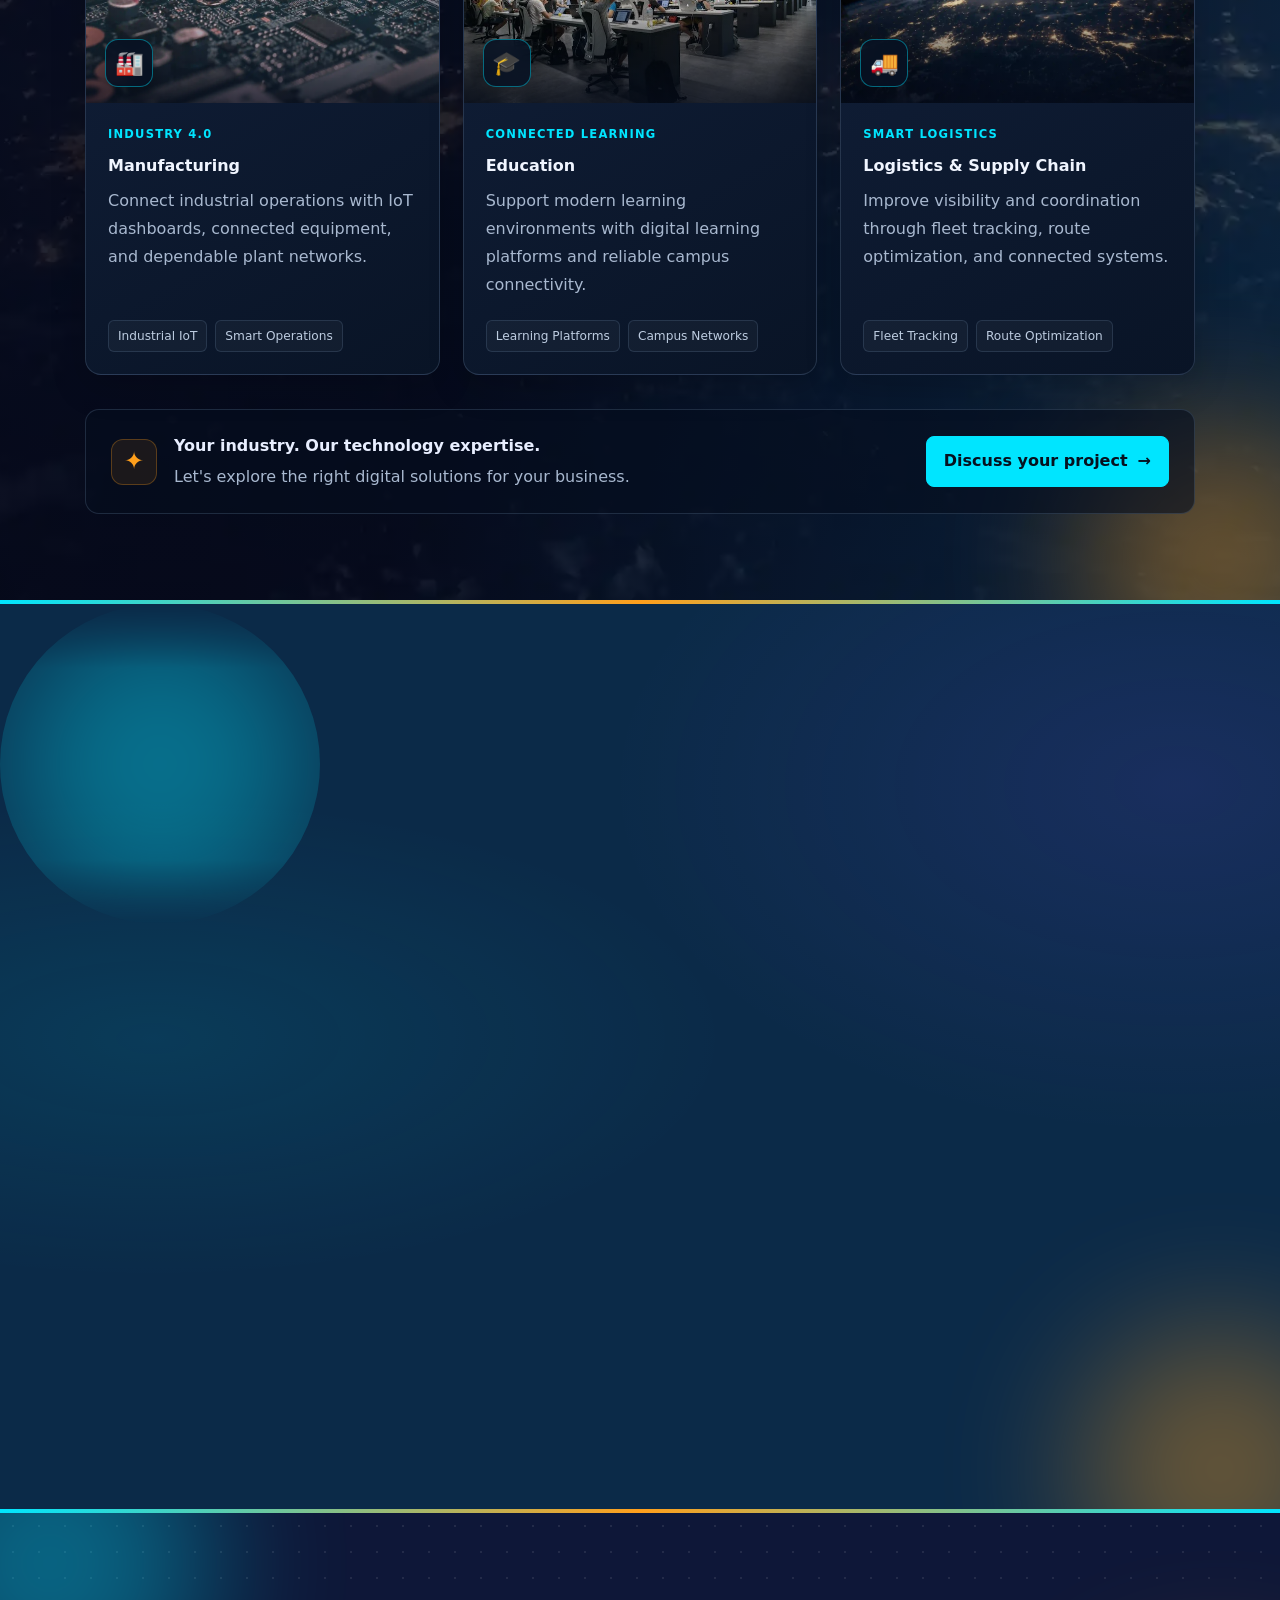
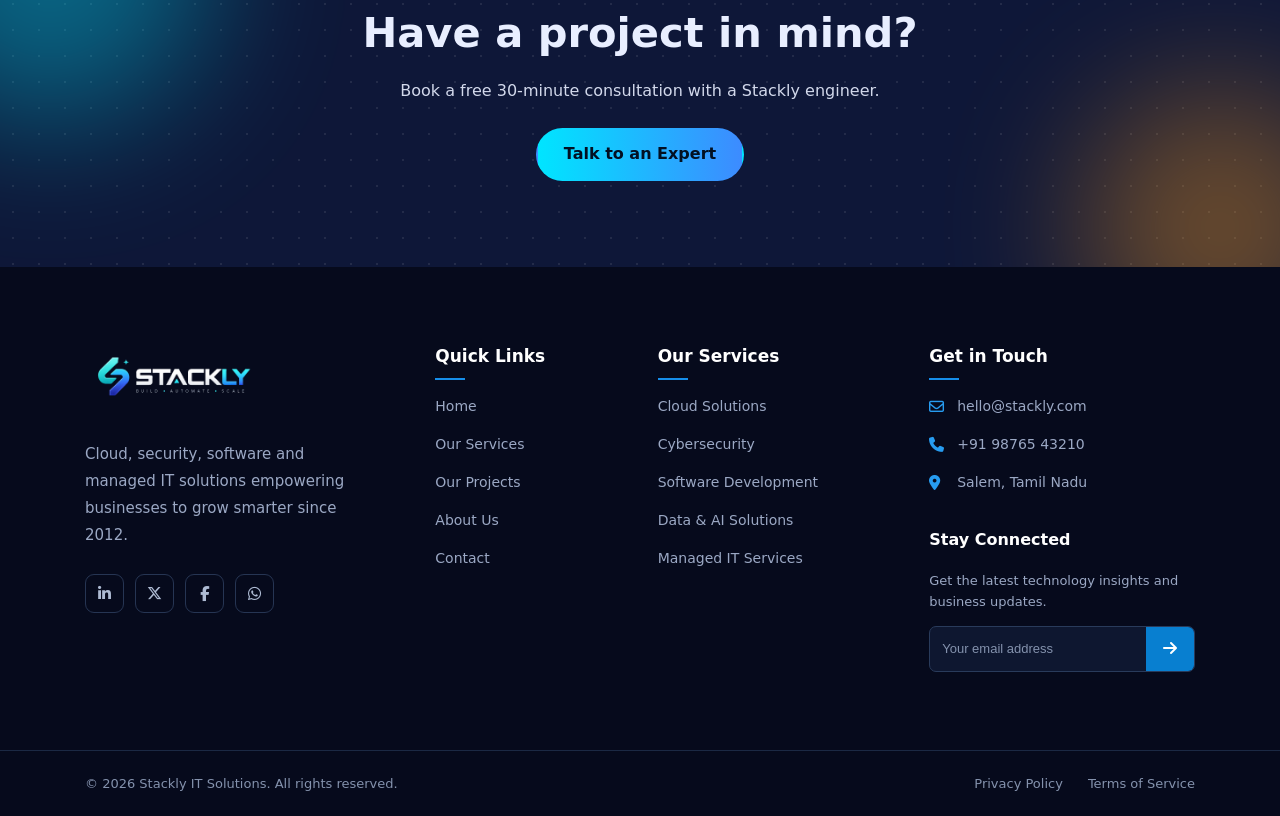
<file: projects.html>
<!doctype html>
<html lang="en">
  <head>
    <meta charset="UTF-8" />
    <meta name="viewport" content="width=device-width,initial-scale=1" />
    <title>Projects | Stackly IT Solutions</title>
    <link rel="stylesheet"
    href="https://cdnjs.cloudflare.com/ajax/libs/font-awesome/6.5.2/css/all.min.css">
    <link rel="stylesheet" href="css/style.css" />
    <link rel="stylesheet" href="css/projects.css" />
  </head>
  <body class="p-projects">
    <div id="bar"></div>
    <div id="glow"></div>
    <nav>
      <div class="wrap">
        <a class="logo" href="index.html">
          <img src="images/logo.webp" alt="Stackly Logo">
        </a>
        <button class="burger" id="bg" aria-label="Menu">
          <i></i><i></i><i></i>
        </button>
        <ul class="links" id="lk">
          <li><a href="index.html">Home</a></li>
          <li><a href="services.html">Services</a></li>
          <li><a href="projects.html" class="on">Projects</a></li>
          <li><a href="about.html">About</a></li>
          <li><a href="contact.html">Contact</a></li>
          <li><button class="btn" data-login>Login</button></li>

          <!-- Mobile Contact Information -->
          <li class="mobile-contact">
            <h4>Get in Touch</h4>

            <a href="tel:+919876543210">
              <i class="fa-solid fa-phone"></i>
              <span>+91 98765 43210</span>
            </a>

            <a href="mailto:hello@stackly.com">
              <i class="fa-regular fa-envelope"></i>
              <span>hello@stackly.com</span>
            </a>

            <a href="https://maps.google.com/?q=Salem,Tamil+Nadu">
              <i class="fa-solid fa-location-dot"></i>
              <span>Salem, Tamil Nadu</span>
            </a>
          </li>
          
        </ul>
      </div>
    </nav>
    <main>
      <header
        class="hero"
        style="
          --img: url('../images/img19.webp');
        "
      >
        <canvas id="net"></canvas>
        <div class="wrap">
          <div class="big">WORK</div>
          <h1>Projects we are <span>proud</span> of</h1>
          <p>Real systems, real numbers, running in production today.</p>
        </div>
      </header>

<!-- ============================================= -->

<section class="sec s2 nc-project-gallery">
  <div class="wrap">

    <div class="hd rv">
      <h2>Project gallery</h2>
      <p>Explore the solutions, systems, and results we've delivered across industries.</p>
    </div>

    <div class="tabs fl nc-project-filters" role="group" aria-label="Filter projects">
      <button class="on" data-f="all" aria-pressed="true">All projects <span>06</span></button>
      <button data-f="cloud" aria-pressed="false">Cloud <span>02</span></button>
      <button data-f="sec" aria-pressed="false">Security <span>02</span></button>
      <button data-f="soft" aria-pressed="false">Software <span>01</span></button>
      <button data-f="data" aria-pressed="false">Data &amp; AI <span>01</span></button>
    </div>

    <div class="g nc-project-grid">

      <!-- PROJECT 01 -->
      <article class="card pic tilt rv nc-project-card" data-c="cloud">
        <div class="nc-project-image">
          <img
            src="images/img24.webp"
            alt="Cloud infrastructure and global network"
            loading="lazy"
          />
          <span class="nc-project-category">
            <i class="fa-solid fa-cloud"></i> CLOUD ENGINEERING
          </span>
          <span class="nc-project-index">01 / 06</span>
          <div class="nc-project-image-overlay"></div>
        </div>

        <div class="nc-project-content">
          <div class="nc-project-title-row">
            <h3>Retail cloud move</h3>
            <span class="nc-project-arrow"><i class="fa-solid fa-arrow-up-right-from-square"></i></span>
          </div>
          <p>Migrated 120 services to AWS in just 10 weeks, modernizing the client's cloud infrastructure.</p>
          <div class="nc-project-bottom">
            <div class="nc-project-result">
              <strong>120</strong>
              <span>Services migrated</span>
            </div>
            <span class="nc-project-tag">AWS Migration</span>
          </div>
        </div>
      </article>

      <!-- PROJECT 02 -->
      <article class="card pic tilt rv nc-project-card" data-c="sec">
        <div class="nc-project-image">
          <img
            src="images/img27.webp"
            alt="Cybersecurity operations and digital protection"
            loading="lazy"
          />
          <span class="nc-project-category">
            <i class="fa-solid fa-shield-halved"></i> CYBERSECURITY
          </span>
          <span class="nc-project-index">02 / 06</span>
          <div class="nc-project-image-overlay"></div>
        </div>

        <div class="nc-project-content">
          <div class="nc-project-title-row">
            <h3>Bank SOC rollout</h3>
            <span class="nc-project-arrow"><i class="fa-solid fa-arrow-up-right-from-square"></i></span>
          </div>
          <p>Strengthened security operations and dramatically accelerated incident response.</p>
          <div class="nc-project-bottom">
            <div class="nc-project-result">
              <strong>12 min</strong>
              <span>Response time</span>
            </div>
            <span class="nc-project-tag">Security Operations</span>
          </div>
        </div>
      </article>

      <!-- PROJECT 03 -->
      <article class="card pic tilt rv nc-project-card" data-c="soft">
        <div class="nc-project-image">
          <img
            src="images/img16.webp"
            alt="Modern technology workspace for software development"
            loading="lazy"
          />
          <span class="nc-project-category">
            <i class="fa-solid fa-code"></i> SOFTWARE DEVELOPMENT
          </span>
          <span class="nc-project-index">03 / 06</span>
          <div class="nc-project-image-overlay"></div>
        </div>

        <div class="nc-project-content">
          <div class="nc-project-title-row">
            <h3>Logistics app</h3>
            <span class="nc-project-arrow"><i class="fa-solid fa-arrow-up-right-from-square"></i></span>
          </div>
          <p>Delivered a scalable driver application designed for everyday fleet operations.</p>
          <div class="nc-project-bottom">
            <div class="nc-project-result">
              <strong>8,000</strong>
              <span>Daily users</span>
            </div>
            <span class="nc-project-tag">Mobile Application</span>
          </div>
        </div>
      </article>

      <!-- PROJECT 04 -->
      <article class="card pic tilt rv nc-project-card" data-c="data">
        <div class="nc-project-image">
          <img
            src="images/img19.webp"
            alt="Business analytics dashboard with data visualizations"
            loading="lazy"
          />
          <span class="nc-project-category">
            <i class="fa-solid fa-chart-line"></i> DATA &amp; ANALYTICS
          </span>
          <span class="nc-project-index">04 / 06</span>
          <div class="nc-project-image-overlay"></div>
        </div>

        <div class="nc-project-content">
          <div class="nc-project-title-row">
            <h3>Sales analytics</h3>
            <span class="nc-project-arrow"><i class="fa-solid fa-arrow-up-right-from-square"></i></span>
          </div>
          <p>Replaced repetitive reporting with live dashboards for clearer business decisions.</p>
          <div class="nc-project-bottom">
            <div class="nc-project-result">
              <strong>40</strong>
              <span>Reports replaced</span>
            </div>
            <span class="nc-project-tag">Business Intelligence</span>
          </div>
        </div>
      </article>

      <!-- PROJECT 05 -->
      <article class="card pic tilt rv nc-project-card" data-c="cloud">
        <div class="nc-project-image">
          <img
            src="images/img5.webp"
            alt="Enterprise servers and data centre infrastructure"
            loading="lazy"
          />
          <span class="nc-project-category">
            <i class="fa-solid fa-server"></i> CLOUD OPTIMIZATION
          </span>
          <span class="nc-project-index">05 / 06</span>
          <div class="nc-project-image-overlay"></div>
        </div>

        <div class="nc-project-content">
          <div class="nc-project-title-row">
            <h3>Data-centre exit</h3>
            <span class="nc-project-arrow"><i class="fa-solid fa-arrow-up-right-from-square"></i></span>
          </div>
          <p>Consolidated infrastructure by closing two server rooms and moving to a more efficient setup.</p>
          <div class="nc-project-bottom">
            <div class="nc-project-result">
              <strong>38%</strong>
              <span>Annual savings</span>
            </div>
            <span class="nc-project-tag">Infrastructure</span>
          </div>
        </div>
      </article>

      <!-- PROJECT 06 -->
      <article class="card pic tilt rv nc-project-card" data-c="sec">
        <div class="nc-project-image">
          <img
            src="images/img6.webp"
            alt="Digital security systems and network protection"
            loading="lazy"
          />
          <span class="nc-project-category">
            <i class="fa-solid fa-lock"></i> NETWORK SECURITY
          </span>
          <span class="nc-project-index">06 / 06</span>
          <div class="nc-project-image-overlay"></div>
        </div>

        <div class="nc-project-content">
          <div class="nc-project-title-row">
            <h3>Zero Trust network</h3>
            <span class="nc-project-arrow"><i class="fa-solid fa-arrow-up-right-from-square"></i></span>
          </div>
          <p>Introduced multi-factor authentication and device verification across the organization.</p>
          <div class="nc-project-bottom">
            <div class="nc-project-result">
              <strong>3,000</strong>
              <span>Staff covered</span>
            </div>
            <span class="nc-project-tag">Zero Trust</span>
          </div>
        </div>
      </article>

    </div>

    <div class="nc-project-footer rv">
      <div class="nc-project-footer-mark">
        <i class="fa-solid fa-layer-group"></i>
      </div>
      <div class="nc-project-footer-copy">
        <strong>Your next success story starts here.</strong>
        <p>Let's build a solution around your business goals.</p>
      </div>
      <a href="error.html" class="nc-project-cta">
        Start a project <i class="fa-solid fa-arrow-right"></i>
      </a>
    </div>

  </div>
</section>

<!-- ========================================== -->

      <section class="sec s3">
        <div class="wrap">
          <div class="hd rv">
            <h2>Case study: FreshKart</h2>
            <p>How we rebuilt a grocery platform before the festival season.</p>
          </div>
          <div class="split">
            <img
              src="images/img12.webp"
              alt="Team"
            />
            <div class="rv">
              <h3>Challenge</h3>
              <p>Orders crashed at peak hours and releases took three weeks.</p>
              <h3>Solution</h3>
              <p>
                Containerised microservices on Kubernetes, auto-scaling and
                automated testing pipelines.
              </p>
              <h3>Outcome</h3>
              <p>
                Zero downtime on the busiest sale day and releases every
                morning.
              </p>
            </div>
          </div>
        </div>
      </section>

<!-- ============================================== -->

      <section class="sec s1">
        <div class="wrap">
          <div class="hd rv">
            <h2>Results in numbers</h2>
            <p>Measured after 12 months.</p>
          </div>
          <div class="g">
            <div class="card rv tilt" style="text-align: center">
              <div class="num" data-n="62" data-s="%">0</div>
              <p>Faster releases</p>
            </div>
            <div class="card rv tilt" style="text-align: center">
              <div class="num" data-n="38" data-s="%">0</div>
              <p>Lower hosting cost</p>
            </div>
            <div class="card rv tilt" style="text-align: center">
              <div class="num" data-n="99" data-s="%">0</div>
              <p>Fewer incidents</p>
            </div>
            <div class="card rv tilt" style="text-align: center">
              <div class="num" data-n="4" data-s="x">0</div>
              <p>Traffic handled</p>
            </div>
          </div>
        </div>
      </section>

<!-- ================================================ -->


<section class="sec s2 nc-industries">

  <div class="nc-industries-bg"></div>
  <div class="wrap nc-industries-content">

    <div class="hd rv">
      <h2>Industries we serve</h2>
      <p>Domain expertise meets technology built around your business.</p>
    </div>

    <div class="nc-industry-grid">

      <!-- Banking -->
      <article class="nc-industry-card rv tilt">
        <div class="nc-industry-image">
          <img
            src="images/img27.webp"
            alt="Digital banking and secure financial technology"
            loading="lazy"
          />
          <span class="nc-industry-number">01</span>
          <span class="nc-industry-icon">🏦</span>
          <div class="nc-industry-overlay"></div>
        </div>
        <div class="nc-industry-content">
          <span class="nc-industry-label">FINANCIAL TECHNOLOGY</span>
          <h3>Banking &amp; Finance</h3>
          <p>Protect financial operations with secure payment systems, fraud analytics, and compliance-focused technology.</p>
          <div class="nc-industry-tags">
            <span>Payment Security</span>
            <span>Fraud Analytics</span>
          </div>
        </div>
      </article>

      <!-- Healthcare -->
      <article class="nc-industry-card rv tilt">
        <div class="nc-industry-image">
          <img
            src="images/img26.webp"
            alt="Technology professionals collaborating on digital solutions"
            loading="lazy"
          />
          <span class="nc-industry-number">02</span>
          <span class="nc-industry-icon">🏥</span>
          <div class="nc-industry-overlay"></div>
        </div>
        <div class="nc-industry-content">
          <span class="nc-industry-label">DIGITAL HEALTH</span>
          <h3>Healthcare</h3>
          <p>Enable better digital healthcare experiences through secure patient portals and reliable records systems.</p>
          <div class="nc-industry-tags">
            <span>Patient Portals</span>
            <span>Data Protection</span>
          </div>
        </div>
      </article>

      <!-- Retail -->
      <article class="nc-industry-card rv tilt">
        <div class="nc-industry-image">
          <img
            src="images/img16.webp"
            alt="Modern computer technology for retail operations"
            loading="lazy"
          />
          <span class="nc-industry-number">03</span>
          <span class="nc-industry-icon">🛒</span>
          <div class="nc-industry-overlay"></div>
        </div>
        <div class="nc-industry-content">
          <span class="nc-industry-label">COMMERCE &amp; GROWTH</span>
          <h3>Retail &amp; E-commerce</h3>
          <p>Deliver seamless shopping experiences with scalable storefronts and synchronized inventory systems.</p>
          <div class="nc-industry-tags">
            <span>E-commerce</span>
            <span>Inventory Systems</span>
          </div>
        </div>
      </article>

      <!-- Manufacturing -->
      <article class="nc-industry-card rv tilt">
        <div class="nc-industry-image">
          <img
            src="images/img23.webp"
            alt="Electronic components and connected industrial technology"
            loading="lazy"
          />
          <span class="nc-industry-number">04</span>
          <span class="nc-industry-icon">🏭</span>
          <div class="nc-industry-overlay"></div>
        </div>
        <div class="nc-industry-content">
          <span class="nc-industry-label">INDUSTRY 4.0</span>
          <h3>Manufacturing</h3>
          <p>Connect industrial operations with IoT dashboards, connected equipment, and dependable plant networks.</p>
          <div class="nc-industry-tags">
            <span>Industrial IoT</span>
            <span>Smart Operations</span>
          </div>
        </div>
      </article>

      <!-- Education -->
      <article class="nc-industry-card rv tilt">
        <div class="nc-industry-image">
          <img
            src="images/img12.webp"
            alt="Collaborative workspace for learning and technology"
            loading="lazy"
          />
          <span class="nc-industry-number">05</span>
          <span class="nc-industry-icon">🎓</span>
          <div class="nc-industry-overlay"></div>
        </div>
        <div class="nc-industry-content">
          <span class="nc-industry-label">CONNECTED LEARNING</span>
          <h3>Education</h3>
          <p>Support modern learning environments with digital learning platforms and reliable campus connectivity.</p>
          <div class="nc-industry-tags">
            <span>Learning Platforms</span>
            <span>Campus Networks</span>
          </div>
        </div>
      </article>

      <!-- Logistics -->
      <article class="nc-industry-card rv tilt">
        <div class="nc-industry-image">
          <img
            src="images/img24.webp"
            alt="Global digital connectivity supporting logistics operations"
            loading="lazy"
          />
          <span class="nc-industry-number">06</span>
          <span class="nc-industry-icon">🚚</span>
          <div class="nc-industry-overlay"></div>
        </div>
        <div class="nc-industry-content">
          <span class="nc-industry-label">SMART LOGISTICS</span>
          <h3>Logistics &amp; Supply Chain</h3>
          <p>Improve visibility and coordination through fleet tracking, route optimization, and connected systems.</p>
          <div class="nc-industry-tags">
            <span>Fleet Tracking</span>
            <span>Route Optimization</span>
          </div>
        </div>
      </article>

    </div>

    <div class="nc-industry-footer rv">
      <div class="nc-industry-footer-icon">✦</div>
      <div class="nc-industry-footer-copy">
        <strong>Your industry. Our technology expertise.</strong>
        <p>Let's explore the right digital solutions for your business.</p>
      </div>
      <a href="error.html" class="nc-industry-cta">
        Discuss your project <span>→</span>
      </a>
    </div>

  </div>
</section>


<!-- ================================================ -->
<!-- ===== CLIENT FEEDBACK ===== -->
<section class="sec s3 nc-testimonials">
  <div class="wrap">

    <div class="hd rv">
      <span class="nc-testimonials-eyebrow">
        <span class="nc-live-dot"></span>
        CLIENT SUCCESS STORIES
      </span>
      <h2>Trusted by teams that <span>build the future.</span></h2>
      <p>Real partnerships. Meaningful results. Technology that moves businesses forward.</p>
    </div>

    <div class="nc-testimonial-grid">

      <!-- Testimonial 1 -->
      <article class="nc-testimonial-card rv tilt">
        <div class="nc-testimonial-top">
          <span class="nc-quote-mark">“</span>
          <div class="nc-rating" aria-label="5 out of 5 stars">
            <span>★★★★★</span>
          </div>
        </div>

        <p class="nc-testimonial-text">
          Stackly felt like an extension of our own team. They understood our
          vision, moved quickly, and helped us build a platform ready for our
          next stage of growth.
        </p>

        <div class="nc-testimonial-project">
          <span class="nc-project-dot"></span>
          E-commerce Platform
        </div>

        <div class="nc-testimonial-divider"></div>

        <div class="nc-testimonial-author">
          <img
            src="images/imgper4.webp"
            alt="FreshKart client representative"
            loading="lazy"
          />

          <div class="nc-author-info">
            <h3>CTO, FreshKart</h3>
            <p>Technology & Retail</p>
          </div>

          <span class="nc-author-arrow">↗</span>
        </div>
      </article>

      <!-- Testimonial 2 -->
      <article class="nc-testimonial-card nc-testimonial-featured rv tilt">
        <div class="nc-testimonial-top">
          <span class="nc-quote-mark">“</span>
          <div class="nc-rating" aria-label="5 out of 5 stars">
            <span>★★★★★</span>
          </div>
        </div>

        <p class="nc-testimonial-text">
          Their security team identified threats that had gone unnoticed for
          months. Their proactive approach gave us greater visibility,
          confidence, and control over our security operations.
        </p>

        <div class="nc-testimonial-project">
          <span class="nc-project-dot"></span>
          Cybersecurity & SOC
        </div>

        <div class="nc-testimonial-divider"></div>

        <div class="nc-testimonial-author">
          <img
            src="images/imgper3.webp"
            alt="MetroBank client representative"
            loading="lazy"
          />

          <div class="nc-author-info">
            <h3>CISO, MetroBank</h3>
            <p>Banking & Security</p>
          </div>

          <span class="nc-author-arrow">↗</span>
        </div>
      </article>

      <!-- Testimonial 3 -->
      <article class="nc-testimonial-card rv tilt">
        <div class="nc-testimonial-top">
          <span class="nc-quote-mark">“</span>
          <div class="nc-rating" aria-label="5 out of 5 stars">
            <span>★★★★★</span>
          </div>
        </div>

        <p class="nc-testimonial-text">
          From the first planning session to launch, the team kept everything
          on track. We received a scalable application built around our
          business needs and future ambitions.
        </p>

        <div class="nc-testimonial-project">
          <span class="nc-project-dot"></span>
          Mobile App Development
        </div>

        <div class="nc-testimonial-divider"></div>

        <div class="nc-testimonial-author">
          <img
            src="images/imgper1.webp"
            alt="RouteGo client representative"
            loading="lazy"
          />

          <div class="nc-author-info">
            <h3>Founder, RouteGo</h3>
            <p>Mobility & Logistics</p>
          </div>

          <span class="nc-author-arrow">↗</span>
        </div>
      </article>

    </div>

    <div class="nc-testimonial-bottom rv">
      <span class="nc-bottom-line"></span>
      <p>Built on collaboration. Strengthened by trust.</p>
      <span class="nc-bottom-line"></span>
    </div>

  </div>
</section>

<!-- ================================================= -->
      <section class="sec s1">
        <div class="wrap cta rv">
          <h2>Have a project in mind?</h2>
          <p>Book a free 30-minute consultation with a Stackly engineer.</p>
          <a class="btn" href="error.html">Talk to an Expert</a>
        </div>
      </section>
    </main>

<!-- =========================== Premium Footer =========================== -->
<footer class="foot">

  <div class="wrap fgrid">

    <!-- Brand -->
    <div class="foot-brand">
      <a class="brand" href="index.html">
        <img src="images/logo.webp" alt="Stackly Logo" class="brand-logo">
      </a>

      <p>
        Cloud, security, software and managed IT solutions
        empowering businesses to grow smarter since 2012.
      </p>

      <div class="foot-socials">
        <a href="#" aria-label="LinkedIn"><i class="fa-brands fa-linkedin-in"></i></a>
        <a href="#" aria-label="X"><i class="fa-brands fa-x-twitter"></i></a>
        <a href="#" aria-label="Facebook"><i class="fa-brands fa-facebook-f"></i></a>
        <a href="#" aria-label="WhatsApp"><i class="fa-brands fa-whatsapp"></i></a>
      </div>
    </div>

    <!-- Quick Links -->
    <div class="foot-links">
      <h4>Quick Links</h4>
      <a href="index.html">Home</a>
      <a href="services.html">Our Services</a>
      <a href="projects.html">Our Projects</a>
      <a href="about.html">About Us</a>
      <a href="contact.html">Contact</a>
    </div>

    <!-- Services -->
    <div class="foot-links">
      <h4>Our Services</h4>
      <a href="services.html">Cloud Solutions</a>
      <a href="services.html">Cybersecurity</a>
      <a href="services.html">Software Development</a>
      <a href="services.html">Data & AI Solutions</a>
      <a href="services.html">Managed IT Services</a>
    </div>

    <!-- Contact -->
    <div class="foot-links foot-contact">
      <h4>Get in Touch</h4>

      <a href="mailto:hello@stackly.com">
        <i class="fa-regular fa-envelope"></i>
        hello@stackly.com
      </a>

      <a href="tel:+919876543210">
        <i class="fa-solid fa-phone"></i>
        +91 98765 43210
      </a>

      <a href="contact.html">
        <i class="fa-solid fa-location-dot"></i>
        Salem, Tamil Nadu
      </a>

      <!-- Newsletter -->
      <div class="foot-newsletter">
        <h4>Stay Connected</h4>
        <p>Get the latest technology insights and business updates.</p>

        <form class="foot-newsletter-form" id="newsletterForm">
          <input
            type="email"
            id="newsletterEmail"
            placeholder="Your email address"
            aria-label="Your email address"
            required
          >

          <button type="submit" aria-label="Subscribe">
            <i class="fa-solid fa-arrow-right"></i>
          </button>
        </form>

        <p class="newsletter-message" id="newsletterMessage" aria-live="polite"></p>
      </div>
    </div>

  </div>

  <!-- Bottom Bar -->
  <div class="foot-bottom">
    <div class="wrap foot-bottom-inner">
      <p class="copy">© 2026 Stackly IT Solutions. All rights reserved.</p>

      <div class="foot-legal">
        <a href="contact.html">Privacy Policy</a>
        <a href="contact.html">Terms of Service</a>
      </div>
    </div>
  </div>

</footer>

    <script src="js/main.js"></script>
    <script src="js/projects.js"></script>
  </body>
</html>
</file>
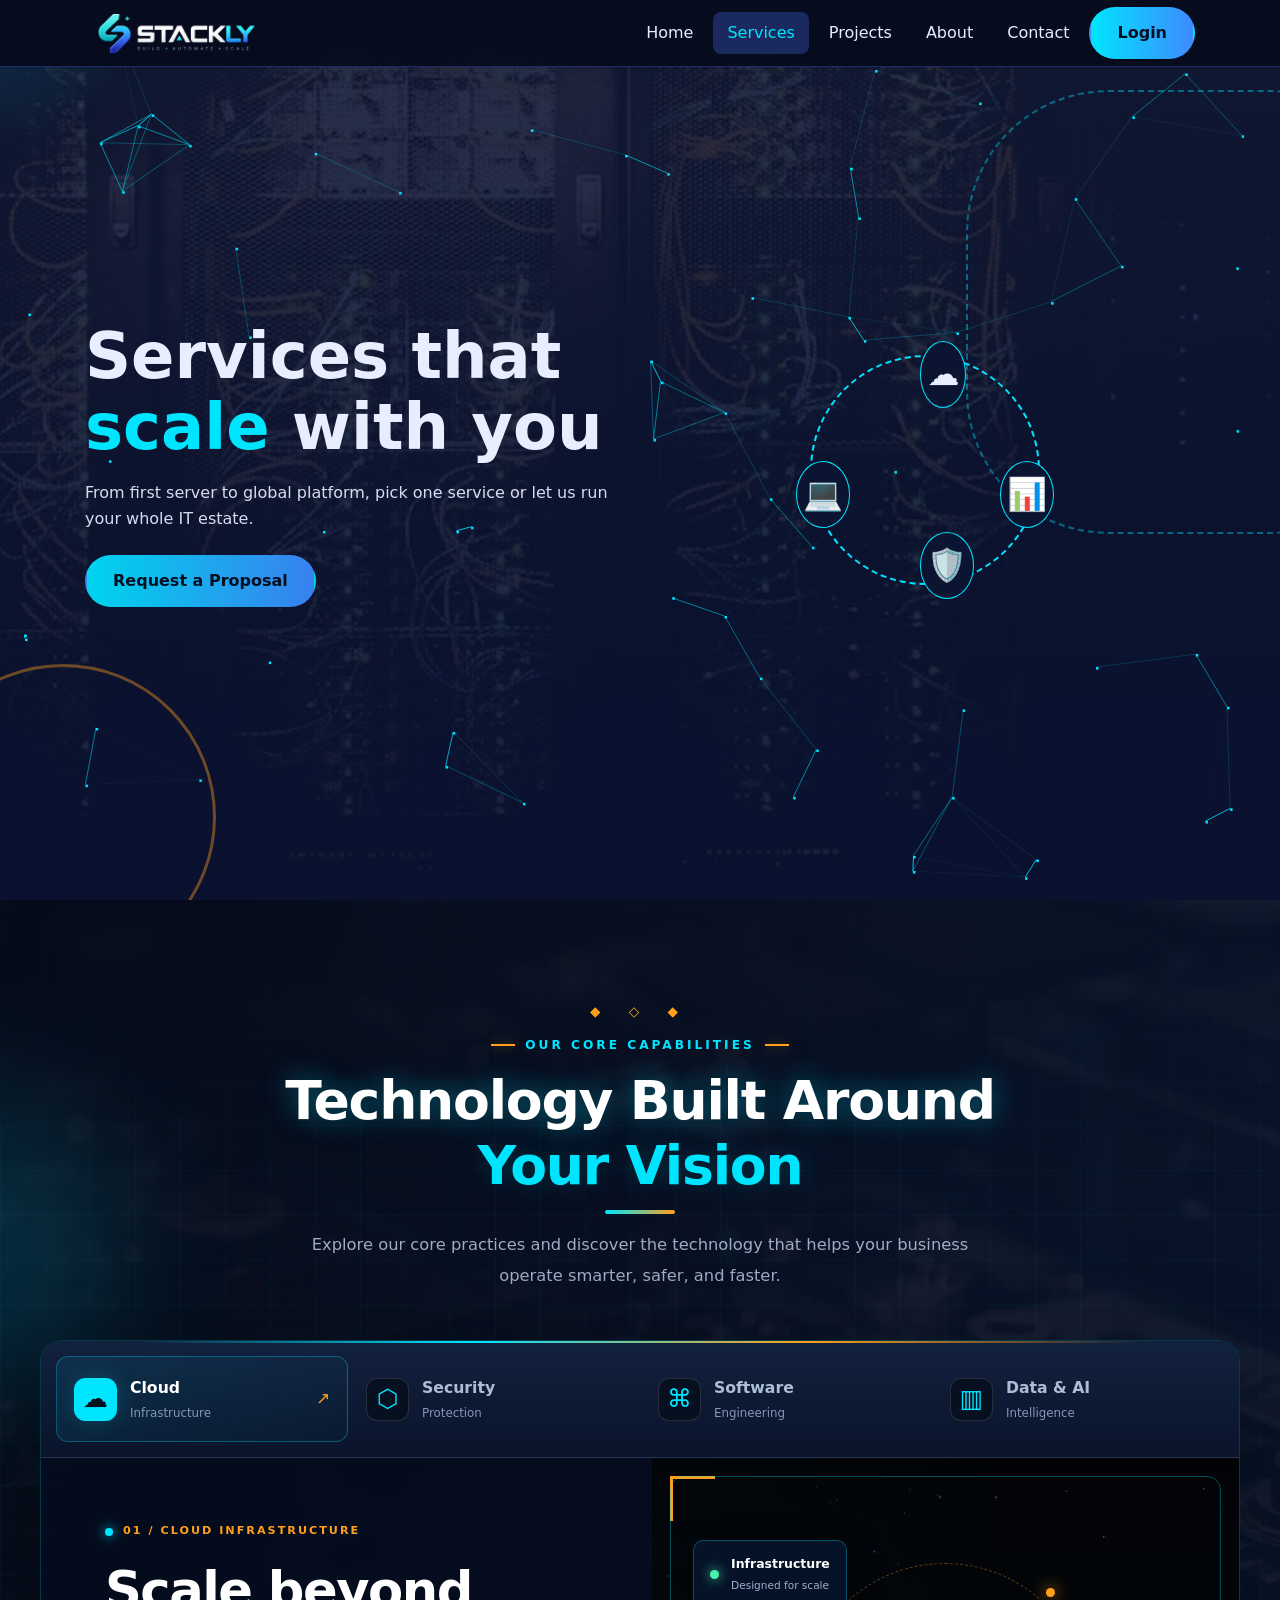
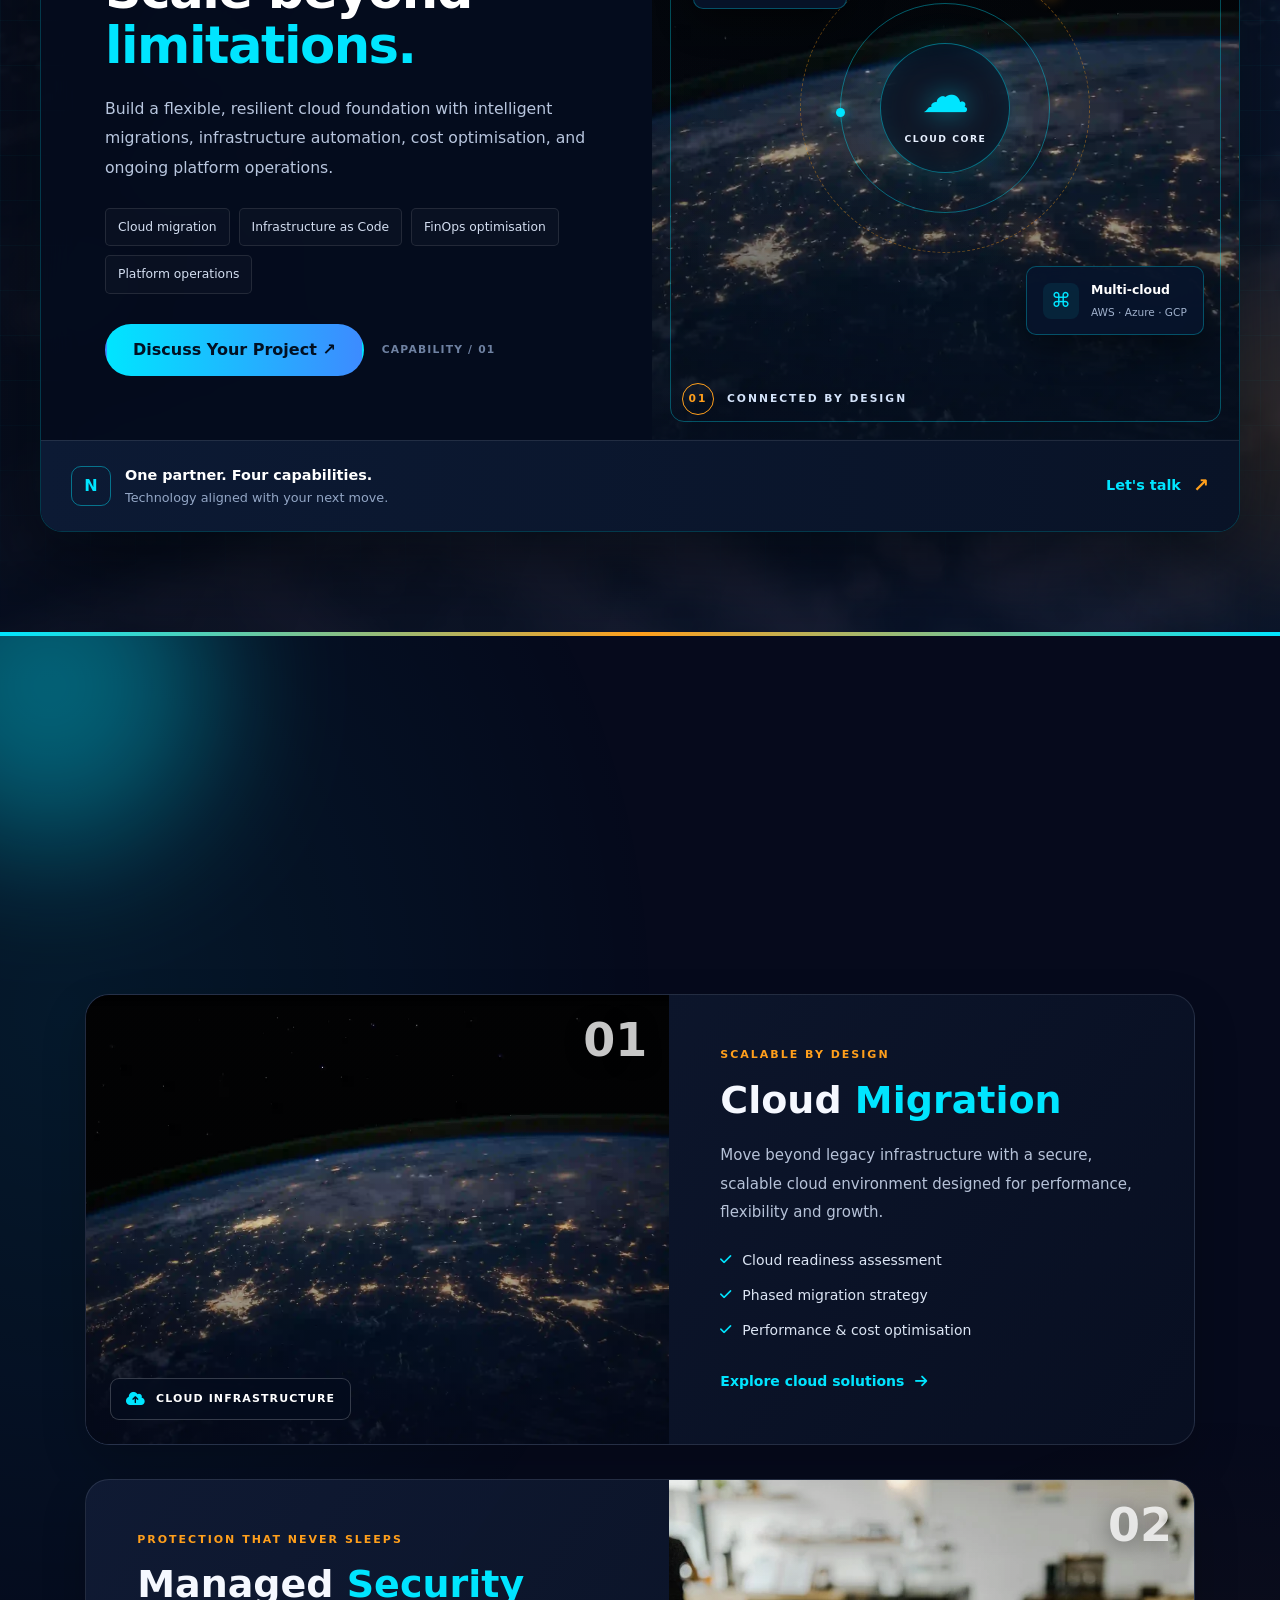
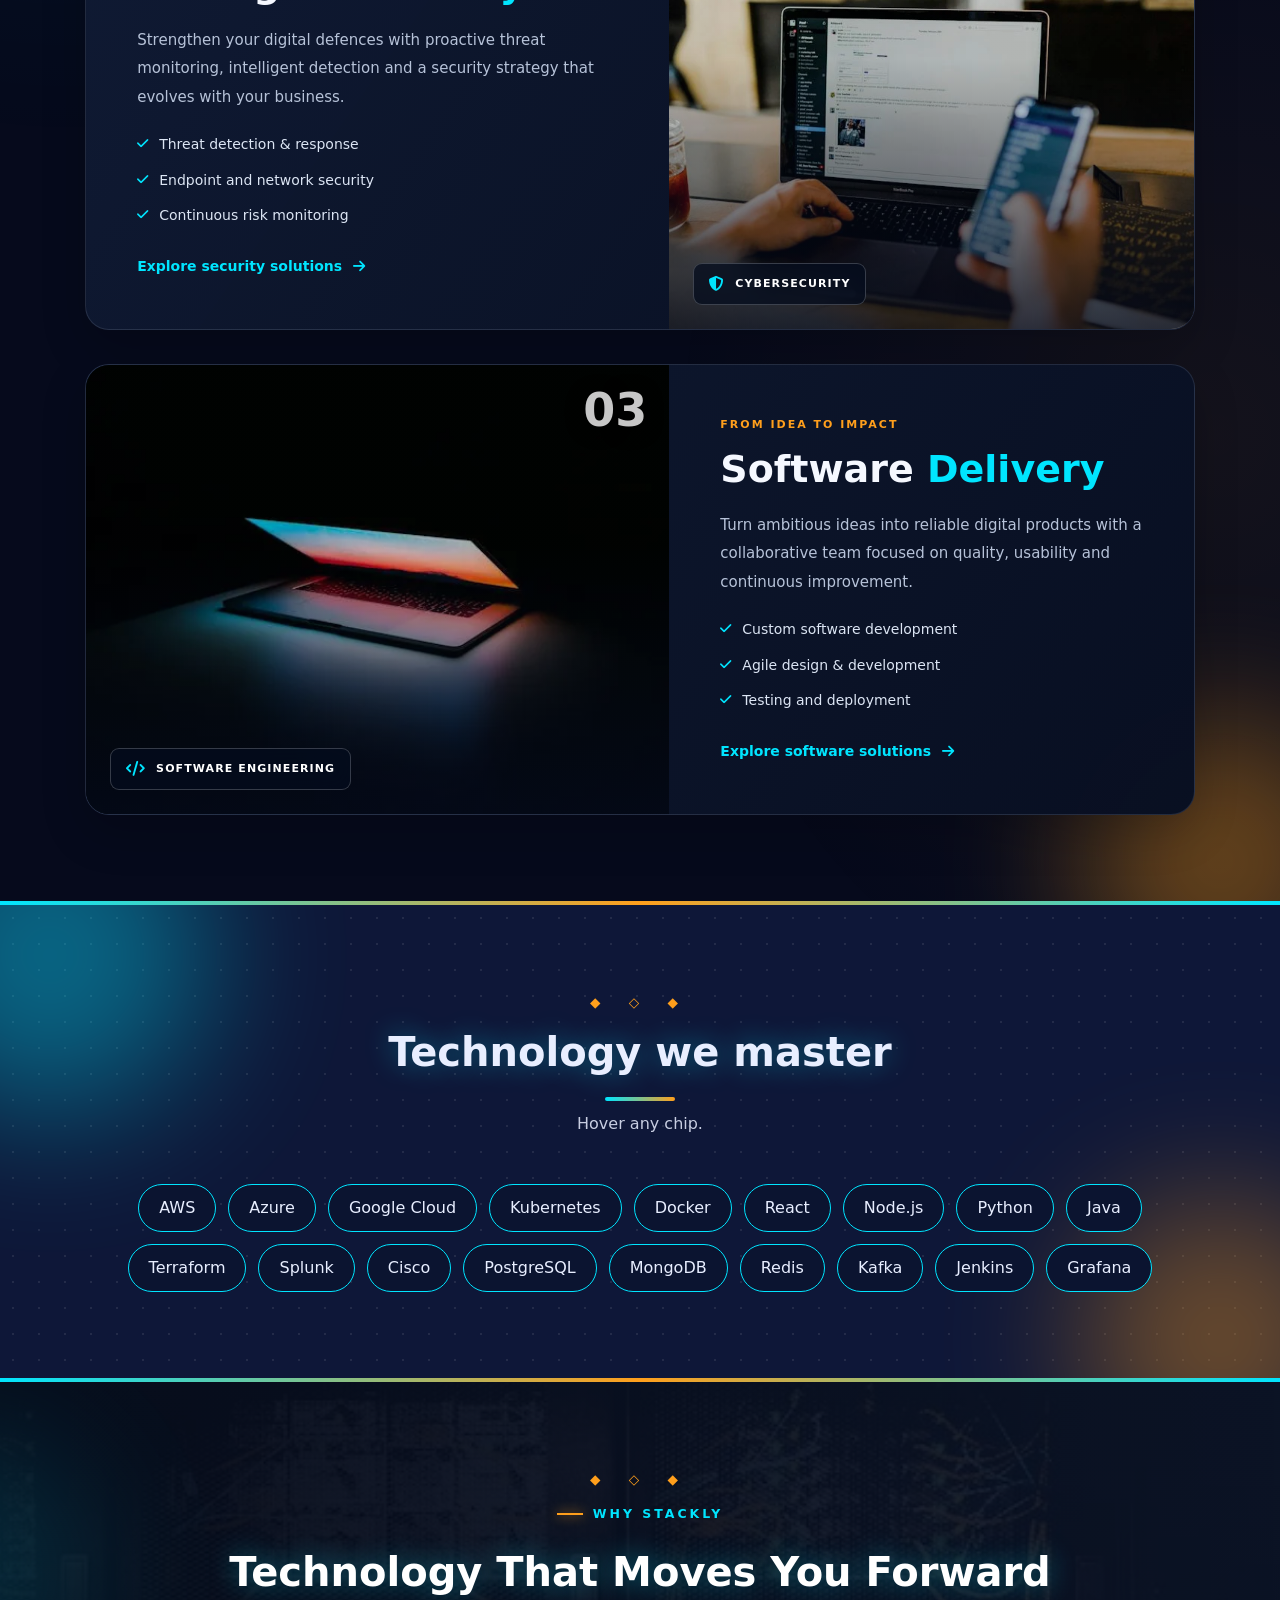
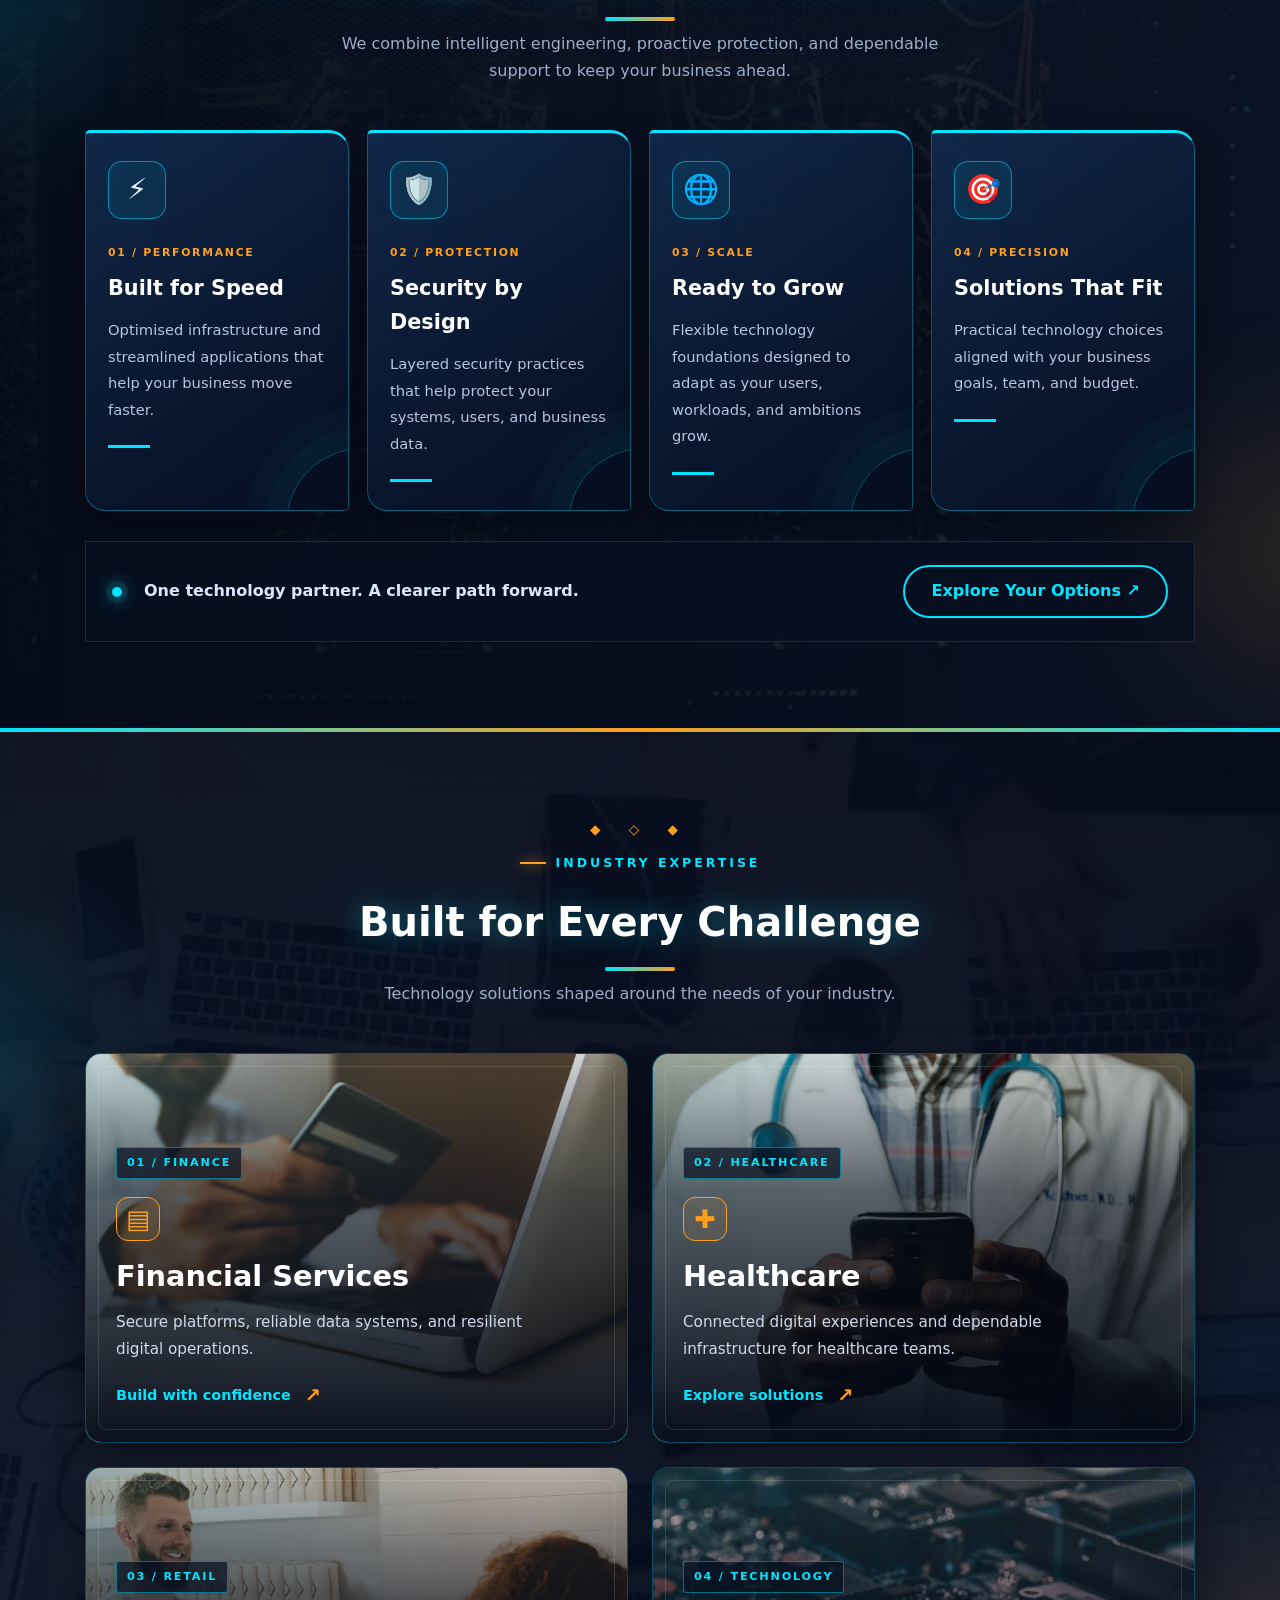
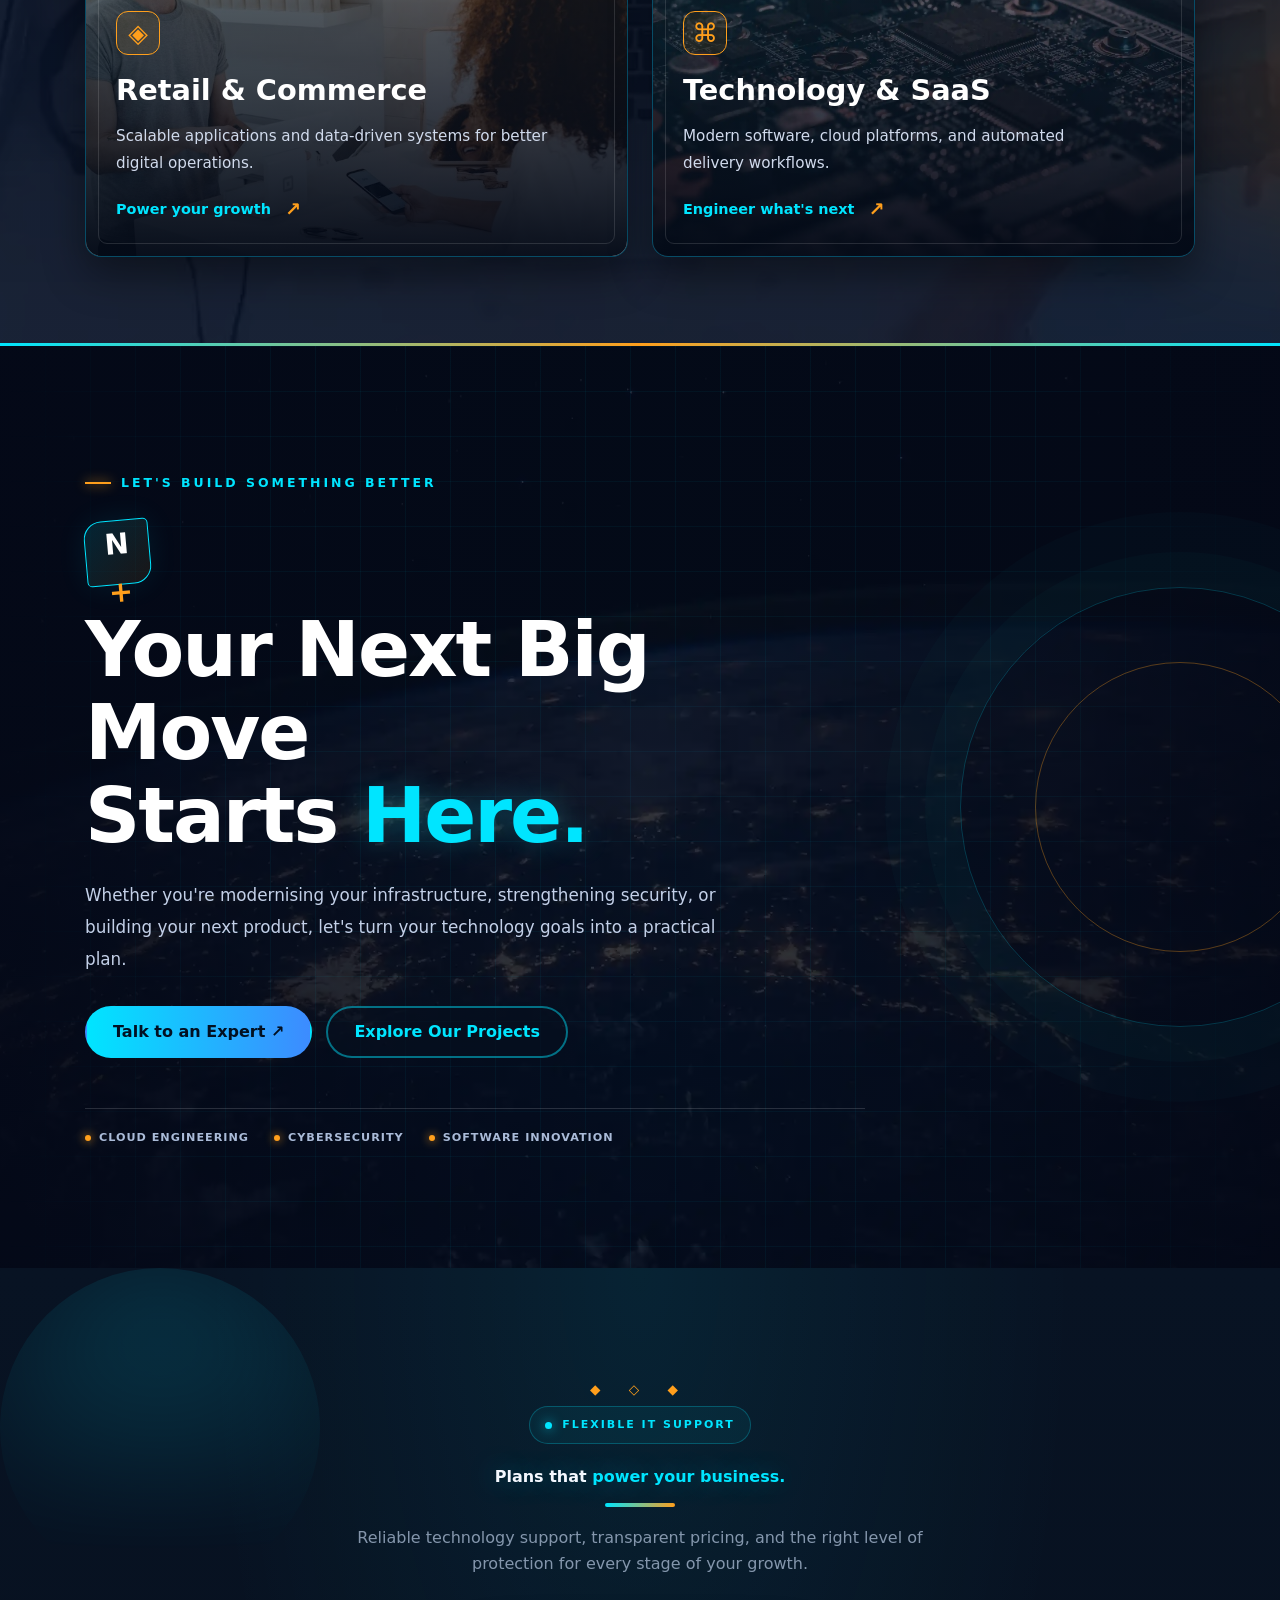
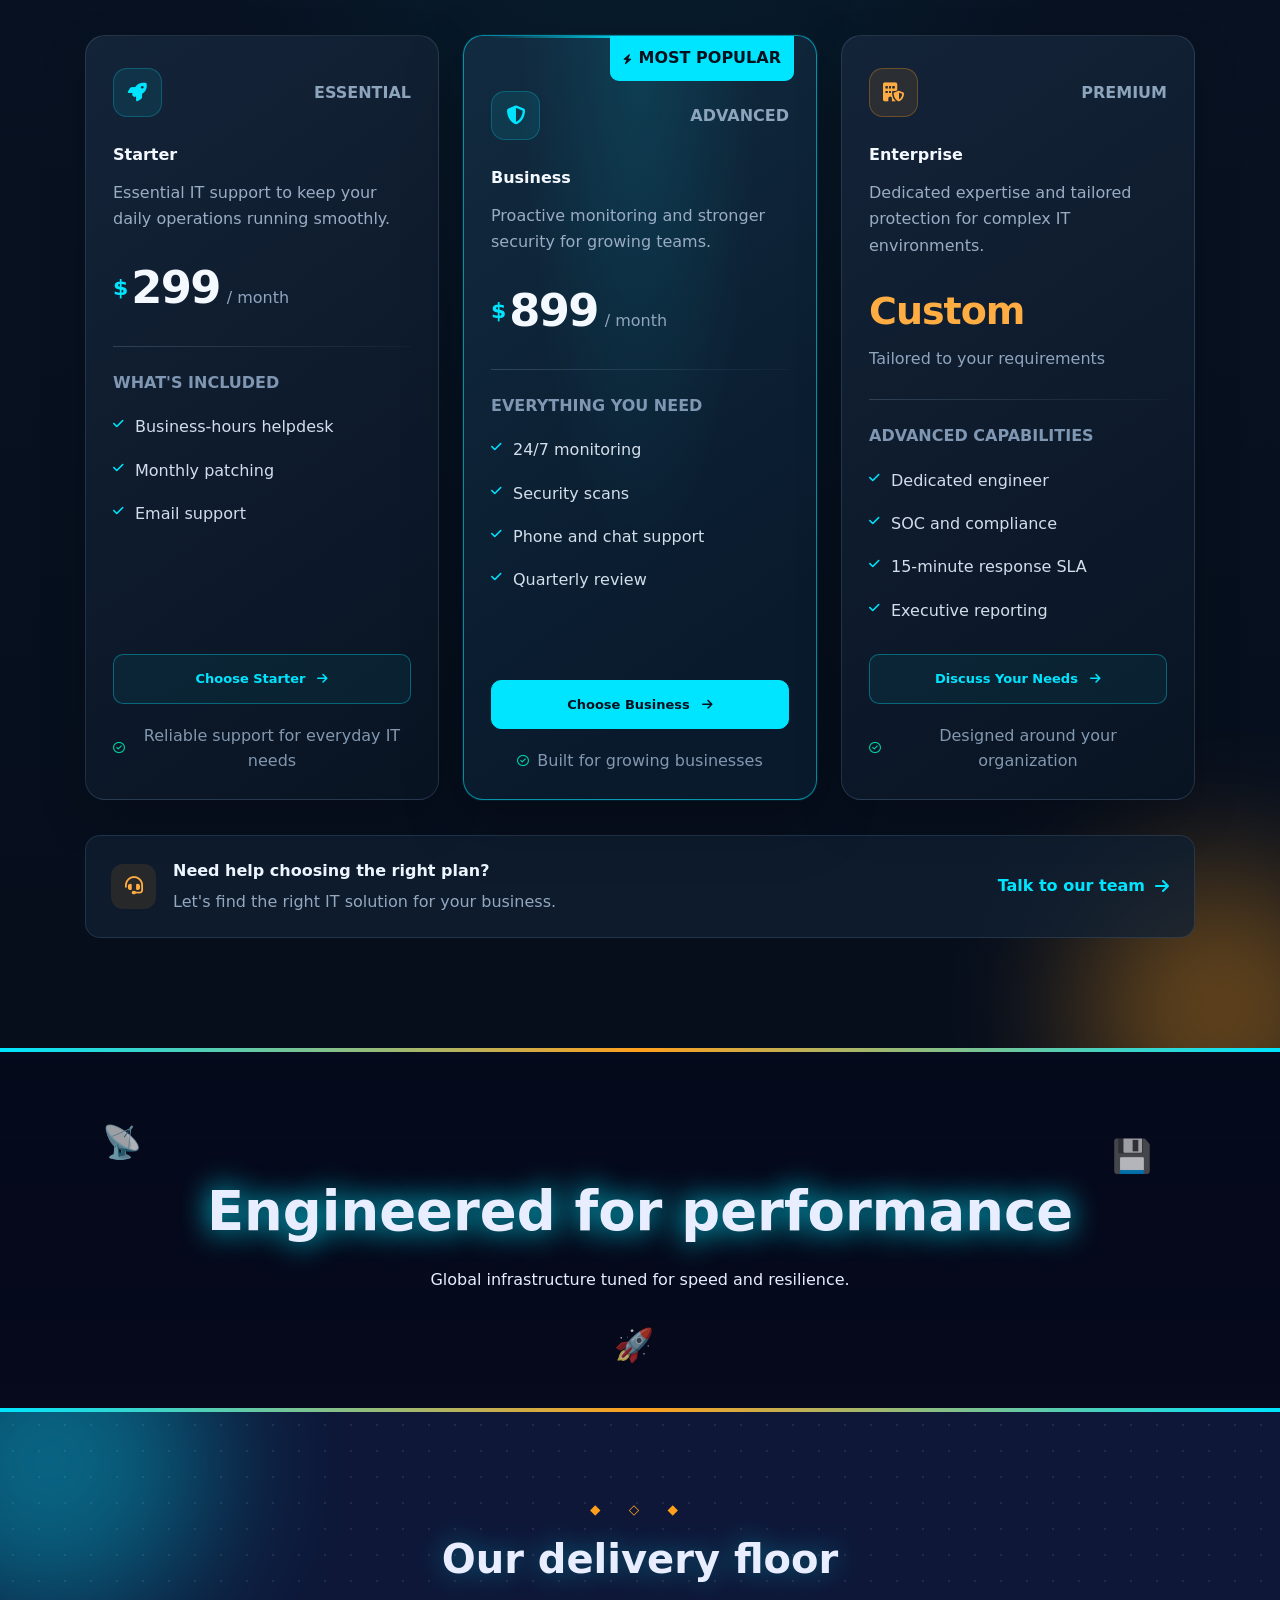
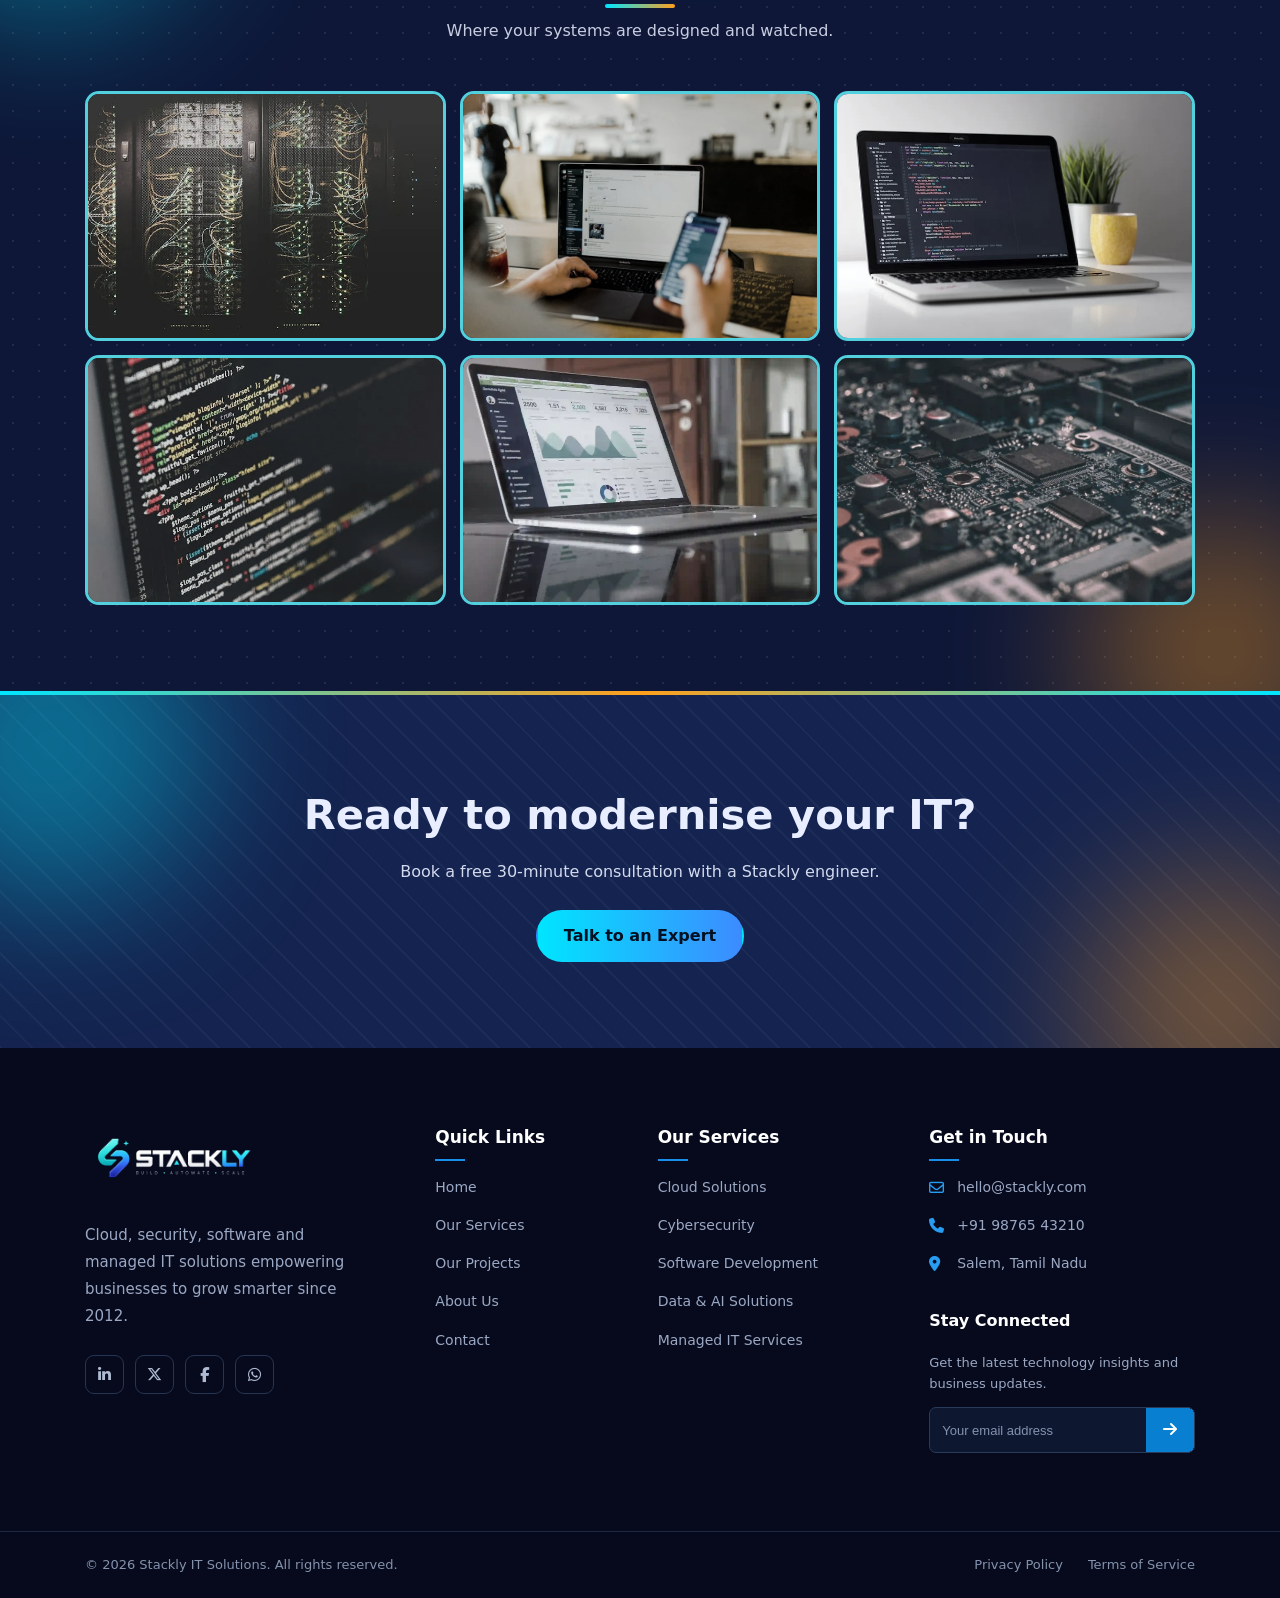
<file: services.html>
<!doctype html>
<html lang="en">
  <head>
    <meta charset="UTF-8" />
    <meta name="viewport" content="width=device-width,initial-scale=1" />
    <title>Services | Stackly IT Solutions</title>
    <link rel="stylesheet"
    href="https://cdnjs.cloudflare.com/ajax/libs/font-awesome/6.5.2/css/all.min.css">
    <link rel="stylesheet" href="css/style.css" />
    <link rel="stylesheet" href="css/services.css" />
  </head>
  <body class="p-services">
    <div id="bar"></div>
    <div id="glow"></div>
    <nav>
      <div class="wrap">
        <a class="logo" href="index.html">
          <img src="images/logo.webp" alt="Stackly Logo">
        </a>
        <button class="burger" id="bg" aria-label="Menu">
          <i></i><i></i><i></i>
        </button>
        <ul class="links" id="lk">
          <li><a href="index.html">Home</a></li>
          <li><a href="services.html" class="on">Services</a></li>
          <li><a href="projects.html">Projects</a></li>
          <li><a href="about.html">About</a></li>
          <li><a href="contact.html">Contact</a></li>
          <li><button class="btn" data-login>Login</button></li>

          <!-- Mobile Contact Information -->
          <li class="mobile-contact">
            <h4>Get in Touch</h4>

            <a href="tel:+919876543210">
              <i class="fa-solid fa-phone"></i>
              <span>+91 98765 43210</span>
            </a>

            <a href="mailto:hello@stackly.com">
              <i class="fa-regular fa-envelope"></i>
              <span>hello@stackly.com</span>
            </a>

            <a href="https://maps.google.com/?q=Salem,Tamil+Nadu">
              <i class="fa-solid fa-location-dot"></i>
              <span>Salem, Tamil Nadu</span>
            </a>
          </li>

        </ul>
      </div>
    </nav>
    <main>
      <header
        class="hero"
        style="
          --img: url('../images/img5.webp');
        "
      >
        <canvas id="net"></canvas>
        <div class="wrap">
          <div class="split">
            <div>
              <h1>Services that <span>scale</span> with you</h1>
              <p>
                From first server to global platform, pick one service or let us
                run your whole IT estate.
              </p>
              <p style="margin-top: 22px">
                <a class="btn" href="error.html">Request a Proposal</a>
              </p>
            </div>
            <div class="orb">
              <span style="top: -16px; left: 48%">☁️</span
              ><span style="bottom: -16px; left: 48%">🛡️</span
              ><span style="left: -16px; top: 46%">💻</span
              ><span style="right: -16px; top: 46%">📊</span>
            </div>
          </div>
        </div>
      </header>

<!-- ============================================== -->


<!-- ===== PREMIUM SERVICE FOCUS ===== -->
<section class="sec s2 nc-focus">
  <div class="nc-focus-bg"></div>
  <div class="nc-focus-grid"></div>

  <div class="wrap">
    <div class="hd rv nc-focus-heading">
      <span class="nc-focus-eyebrow">OUR CORE CAPABILITIES</span>
      <h2>Technology Built Around <span>Your Vision</span></h2>
      <p>
        Explore our core practices and discover the technology that helps
        your business operate smarter, safer, and faster.
      </p>
    </div>

    <div class="nc-focus-shell rv">

      <!-- SERVICE TABS -->
      <div class="nc-focus-tabs" role="tablist" aria-label="Technology services">
        <button class="on" data-t="0" role="tab" aria-selected="true" aria-controls="pn0">
          <span class="nc-tab-icon">☁</span>
          <span class="nc-tab-copy">
            <strong>Cloud</strong>
            <small>Infrastructure</small>
          </span>
          <span class="nc-tab-arrow">↗</span>
        </button>

        <button data-t="1" role="tab" aria-selected="false" aria-controls="pn1">
          <span class="nc-tab-icon">⬡</span>
          <span class="nc-tab-copy">
            <strong>Security</strong>
            <small>Protection</small>
          </span>
          <span class="nc-tab-arrow">↗</span>
        </button>

        <button data-t="2" role="tab" aria-selected="false" aria-controls="pn2">
          <span class="nc-tab-icon">⌘</span>
          <span class="nc-tab-copy">
            <strong>Software</strong>
            <small>Engineering</small>
          </span>
          <span class="nc-tab-arrow">↗</span>
        </button>

        <button data-t="3" role="tab" aria-selected="false" aria-controls="pn3">
          <span class="nc-tab-icon">▥</span>
          <span class="nc-tab-copy">
            <strong>Data & AI</strong>
            <small>Intelligence</small>
          </span>
          <span class="nc-tab-arrow">↗</span>
        </button>
      </div>

      <!-- CLOUD PANEL -->
      <div class="pn on nc-focus-panel" id="pn0" role="tabpanel">
        <div class="nc-panel-copy">
          <span class="nc-panel-label"><i></i> 01 / CLOUD INFRASTRUCTURE</span>
          <h3>Scale beyond<br><span>limitations.</span></h3>
          <p>
            Build a flexible, resilient cloud foundation with intelligent
            migrations, infrastructure automation, cost optimisation,
            and ongoing platform operations.
          </p>

          <div class="nc-capabilities">
            <span>Cloud migration</span>
            <span>Infrastructure as Code</span>
            <span>FinOps optimisation</span>
            <span>Platform operations</span>
          </div>

          <div class="nc-panel-bottom">
            <a href="error.html" class="btn">Discuss Your Project ↗</a>
            <span class="nc-panel-index">CAPABILITY / 01</span>
          </div>
        </div>

        <div class="nc-panel-visual nc-cloud-visual">
          <img
            src="images/img24.webp"
            alt="Global digital infrastructure and cloud connectivity"
            loading="lazy"
          >

          <div class="nc-visual-overlay"></div>
          <div class="nc-visual-orbit nc-orbit-a"></div>
          <div class="nc-visual-orbit nc-orbit-b"></div>

          <div class="nc-visual-center">
            <span>☁</span>
            <small>CLOUD CORE</small>
          </div>

          <div class="nc-float-card nc-cloud-status">
            <span class="nc-status-dot"></span>
            <div>
              <strong>Infrastructure</strong>
              <small>Designed for scale</small>
            </div>
          </div>

          <div class="nc-float-card nc-cloud-tech">
            <span>⌘</span>
            <div>
              <strong>Multi-cloud</strong>
              <small>AWS · Azure · GCP</small>
            </div>
          </div>

          <div class="nc-visual-caption">
            <span>01</span>
            <span>CONNECTED BY DESIGN</span>
          </div>
        </div>
      </div>

      <!-- SECURITY PANEL -->
      <div class="pn nc-focus-panel" id="pn1" role="tabpanel" hidden>
        <div class="nc-panel-copy">
          <span class="nc-panel-label"><i></i> 02 / CYBERSECURITY</span>
          <h3>Protect what<br><span>matters most.</span></h3>
          <p>
            Strengthen your security posture through proactive monitoring,
            vulnerability assessment, security testing, and compliance support.
          </p>

          <div class="nc-capabilities">
            <span>Threat monitoring</span>
            <span>Vulnerability testing</span>
            <span>Security assessments</span>
            <span>Compliance support</span>
          </div>

          <div class="nc-panel-bottom">
            <a href="error.html" class="btn">Strengthen Your Security ↗</a>
            <span class="nc-panel-index">CAPABILITY / 02</span>
          </div>
        </div>

        <div class="nc-panel-visual nc-security-visual">
          <img
            src="images/img2.webp"
            alt="Digital security and secure technology"
            loading="lazy"
          >

          <div class="nc-visual-overlay"></div>
          <div class="nc-visual-orbit nc-orbit-a"></div>
          <div class="nc-visual-orbit nc-orbit-b"></div>

          <div class="nc-visual-center">
            <span>⬡</span>
            <small>SECURITY CORE</small>
          </div>

          <div class="nc-float-card nc-cloud-status">
            <span class="nc-status-dot"></span>
            <div>
              <strong>Security-first</strong>
              <small>Built into the process</small>
            </div>
          </div>

          <div class="nc-float-card nc-cloud-tech">
            <span>◈</span>
            <div>
              <strong>Zero Trust</strong>
              <small>Identity · Access · Control</small>
            </div>
          </div>

          <div class="nc-visual-caption">
            <span>02</span>
            <span>DEFENCE BY DESIGN</span>
          </div>
        </div>
      </div>

      <!-- SOFTWARE PANEL -->
      <div class="pn nc-focus-panel" id="pn2" role="tabpanel" hidden>
        <div class="nc-panel-copy">
          <span class="nc-panel-label"><i></i> 03 / PRODUCT ENGINEERING</span>
          <h3>Ideas into<br><span>real impact.</span></h3>
          <p>
            Turn business challenges into dependable digital products with
            modern web and mobile applications, API development, and
            iterative product delivery.
          </p>

          <div class="nc-capabilities">
            <span>Web applications</span>
            <span>Mobile experiences</span>
            <span>API development</span>
            <span>Legacy modernisation</span>
          </div>

          <div class="nc-panel-bottom">
            <a href="error.html" class="btn">Build Your Product ↗</a>
            <span class="nc-panel-index">CAPABILITY / 03</span>
          </div>
        </div>

        <div class="nc-panel-visual nc-software-visual">
          <img
            src="images/img15.webp"
            alt="Software development workspace"
            loading="lazy"
          >

          <div class="nc-visual-overlay"></div>
          <div class="nc-visual-orbit nc-orbit-a"></div>
          <div class="nc-visual-orbit nc-orbit-b"></div>

          <div class="nc-visual-center">
            <span>&lt;/&gt;</span>
            <small>CODE TO PRODUCT</small>
          </div>

          <div class="nc-float-card nc-cloud-status">
            <span class="nc-status-dot"></span>
            <div>
              <strong>Product engineering</strong>
              <small>Built around your goals</small>
            </div>
          </div>

          <div class="nc-float-card nc-cloud-tech">
            <span>⌘</span>
            <div>
              <strong>Modern stack</strong>
              <small>React · Node.js · APIs</small>
            </div>
          </div>

          <div class="nc-visual-caption">
            <span>03</span>
            <span>ENGINEER WHAT'S NEXT</span>
          </div>
        </div>
      </div>

      <!-- DATA & AI PANEL -->
      <div class="pn nc-focus-panel" id="pn3" role="tabpanel" hidden>
        <div class="nc-panel-copy">
          <span class="nc-panel-label"><i></i> 04 / DATA & INTELLIGENCE</span>
          <h3>Turn data into<br><span>direction.</span></h3>
          <p>
            Bring your data together, uncover useful patterns, and create
            clearer business insights with analytics, data pipelines,
            dashboards, and applied machine learning.
          </p>

          <div class="nc-capabilities">
            <span>Data engineering</span>
            <span>Business intelligence</span>
            <span>Predictive analytics</span>
            <span>Machine learning</span>
          </div>

          <div class="nc-panel-bottom">
            <a href="error.html" class="btn">Unlock Your Data ↗</a>
            <span class="nc-panel-index">CAPABILITY / 04</span>
          </div>
        </div>

        <div class="nc-panel-visual nc-data-visual">
          <img
            src="images/img22.webp"
            alt="Business analytics and data visualisation"
            loading="lazy"
          >

          <div class="nc-visual-overlay"></div>
          <div class="nc-visual-orbit nc-orbit-a"></div>
          <div class="nc-visual-orbit nc-orbit-b"></div>

          <div class="nc-visual-center">
            <span>▥</span>
            <small>DATA INTELLIGENCE</small>
          </div>

          <div class="nc-float-card nc-cloud-status">
            <span class="nc-status-dot"></span>
            <div>
              <strong>Insight-driven</strong>
              <small>Decisions with context</small>
            </div>
          </div>

          <div class="nc-float-card nc-cloud-tech">
            <span>✳</span>
            <div>
              <strong>Data ecosystem</strong>
              <small>BI · Analytics · AI</small>
            </div>
          </div>

          <div class="nc-visual-caption">
            <span>04</span>
            <span>INTELLIGENCE IN ACTION</span>
          </div>
        </div>
      </div>

      <!-- FOOTER -->
      <div class="nc-focus-footer">
        <div>
          <span class="nc-footer-mark">N</span>
          <p><strong>One partner. Four capabilities.</strong><br>Technology aligned with your next move.</p>
        </div>
        <a href="error.html">Let's talk <span>↗</span></a>
      </div>

    </div>
  </div>
</section>

<!-- =========================================== -->

<section class="sec s3 services-depth">
  <div class="wrap">

    <div class="hd rv">
      <span class="sd-eyebrow">WHAT WE DO BEST</span>
      <h2>Services in <span>depth</span></h2>
      <p>Powerful technology solutions built around your business goals.</p>
    </div>

    <div class="sd-list">

      <!-- CLOUD MIGRATION -->
      <article class="sd-item rv">
        <div class="sd-image">
          <img
            src="images/img24.webp"
            alt="Cloud infrastructure and global connectivity"
            loading="lazy"
          />
          <span class="sd-image-label">
            <i class="fa-solid fa-cloud-arrow-up"></i>
            CLOUD INFRASTRUCTURE
          </span>
          <span class="sd-number">01</span>
        </div>

        <div class="sd-content">
          <span class="sd-kicker">SCALABLE BY DESIGN</span>
          <h3>Cloud <span>Migration</span></h3>
          <p>
            Move beyond legacy infrastructure with a secure, scalable cloud
            environment designed for performance, flexibility and growth.
          </p>

          <ul class="sd-features">
            <li><i class="fa-solid fa-check"></i> Cloud readiness assessment</li>
            <li><i class="fa-solid fa-check"></i> Phased migration strategy</li>
            <li><i class="fa-solid fa-check"></i> Performance & cost optimisation</li>
          </ul>

          <a href="error.html" class="sd-link">
            Explore cloud solutions
            <i class="fa-solid fa-arrow-right"></i>
          </a>
        </div>
      </article>

      <!-- MANAGED SECURITY -->
      <article class="sd-item sd-reverse rv">
        <div class="sd-image">
          <img
            src="images/img27.webp"
            alt="Cybersecurity monitoring and digital protection"
            loading="lazy"
          />
          <span class="sd-image-label">
            <i class="fa-solid fa-shield-halved"></i>
            CYBERSECURITY
          </span>
          <span class="sd-number">02</span>
        </div>

        <div class="sd-content">
          <span class="sd-kicker">PROTECTION THAT NEVER SLEEPS</span>
          <h3>Managed <span>Security</span></h3>
          <p>
            Strengthen your digital defences with proactive threat monitoring,
            intelligent detection and a security strategy that evolves with
            your business.
          </p>

          <ul class="sd-features">
            <li><i class="fa-solid fa-check"></i> Threat detection & response</li>
            <li><i class="fa-solid fa-check"></i> Endpoint and network security</li>
            <li><i class="fa-solid fa-check"></i> Continuous risk monitoring</li>
          </ul>

          <a href="error.html" class="sd-link">
            Explore security solutions
            <i class="fa-solid fa-arrow-right"></i>
          </a>
        </div>
      </article>

      <!-- SOFTWARE DELIVERY -->

      <article class="sd-item rv">
        <div class="sd-image">
          <img
            src="images/img16.webp"
            alt="Modern software development workstation"
            loading="lazy"
          />
          <span class="sd-image-label">
            <i class="fa-solid fa-code"></i>
            SOFTWARE ENGINEERING
          </span>
          <span class="sd-number">03</span>
        </div>

        <div class="sd-content">
          <span class="sd-kicker">FROM IDEA TO IMPACT</span>
          <h3>Software <span>Delivery</span></h3>
          <p>
            Turn ambitious ideas into reliable digital products with a
            collaborative team focused on quality, usability and continuous
            improvement.
          </p>

          <ul class="sd-features">
            <li><i class="fa-solid fa-check"></i> Custom software development</li>
            <li><i class="fa-solid fa-check"></i> Agile design & development</li>
            <li><i class="fa-solid fa-check"></i> Testing and deployment</li>
          </ul>

          <a href="error.html" class="sd-link">
            Explore software solutions
            <i class="fa-solid fa-arrow-right"></i>
          </a>
        </div>
      </article>

    </div>
  </div>
</section>

<!-- ================================================ -->

      <section class="sec s1">
        <div class="wrap">
          <div class="hd rv">
            <h2>Technology we master</h2>
            <p>Hover any chip.</p>
          </div>
          <div class="chips">
            <span>AWS</span><span>Azure</span><span>Google Cloud</span
            ><span>Kubernetes</span><span>Docker</span><span>React</span
            ><span>Node.js</span><span>Python</span><span>Java</span
            ><span>Terraform</span><span>Splunk</span><span>Cisco</span
            ><span>PostgreSQL</span><span>MongoDB</span><span>Redis</span
            ><span>Kafka</span><span>Jenkins</span><span>Grafana</span>
          </div>
        </div>
      </section>


<!-- ===== SECTION 1: THE Stackly ADVANTAGE ===== -->
<section class="sec nc-advantage">
  <div class="nc-advantage-bg"></div>

  <div class="wrap">
    <div class="hd rv">
      <span class="nc-eyebrow">WHY Stackly</span>
      <h2>Technology That Moves You Forward</h2>
      <p>We combine intelligent engineering, proactive protection, and dependable support to keep your business ahead.</p>
    </div>

    <div class="nc-adv-grid">
      <article class="nc-adv-card rv tilt">
        <div class="nc-adv-icon">⚡</div>
        <span class="nc-adv-number">01 / PERFORMANCE</span>
        <h3>Built for Speed</h3>
        <p>Optimised infrastructure and streamlined applications that help your business move faster.</p>
        <div class="nc-adv-line"></div>
      </article>

      <article class="nc-adv-card rv tilt">
        <div class="nc-adv-icon">🛡️</div>
        <span class="nc-adv-number">02 / PROTECTION</span>
        <h3>Security by Design</h3>
        <p>Layered security practices that help protect your systems, users, and business data.</p>
        <div class="nc-adv-line"></div>
      </article>

      <article class="nc-adv-card rv tilt">
        <div class="nc-adv-icon">🌐</div>
        <span class="nc-adv-number">03 / SCALE</span>
        <h3>Ready to Grow</h3>
        <p>Flexible technology foundations designed to adapt as your users, workloads, and ambitions grow.</p>
        <div class="nc-adv-line"></div>
      </article>

      <article class="nc-adv-card rv tilt">
        <div class="nc-adv-icon">🎯</div>
        <span class="nc-adv-number">04 / PRECISION</span>
        <h3>Solutions That Fit</h3>
        <p>Practical technology choices aligned with your business goals, team, and budget.</p>
        <div class="nc-adv-line"></div>
      </article>
    </div>

    <div class="nc-adv-footer rv">
      <span class="nc-pulse"></span>
      <p>One technology partner. A clearer path forward.</p>
      <a href="error.html" class="btn alt">Explore Your Options ↗</a>
    </div>
  </div>
</section>


<!-- ===== SECTION 2: INDUSTRIES WE SERVE ===== -->
<section class="sec nc-industries">
  <div class="nc-industries-bg"></div>

  <div class="wrap">
    <div class="hd rv">
      <span class="nc-eyebrow">INDUSTRY EXPERTISE</span>
      <h2>Built for Every Challenge</h2>
      <p>Technology solutions shaped around the needs of your industry.</p>
    </div>

    <div class="nc-industry-grid">

      <article class="nc-industry-card rv">
        <img
          src="images/img2.webp"
          alt="Digital finance and secure transactions"
          loading="lazy"
        >
        <div class="nc-industry-overlay"></div>
        <div class="nc-industry-content">
          <span class="nc-industry-tag">01 / FINANCE</span>
          <div class="nc-industry-icon">▤</div>
          <h3>Financial Services</h3>
          <p>Secure platforms, reliable data systems, and resilient digital operations.</p>
          <a href="error.html">Build with confidence <span>↗</span></a>
        </div>
      </article>

      <article class="nc-industry-card rv">
        <img
          src="images/img1.webp"
          alt="Modern healthcare technology"
          loading="lazy"
        >
        <div class="nc-industry-overlay"></div>
        <div class="nc-industry-content">
          <span class="nc-industry-tag">02 / HEALTHCARE</span>
          <div class="nc-industry-icon">✚</div>
          <h3>Healthcare</h3>
          <p>Connected digital experiences and dependable infrastructure for healthcare teams.</p>
          <a href="error.html">Explore solutions <span>↗</span></a>
        </div>
      </article>

      <article class="nc-industry-card rv">
        <img
          src="images/img13.webp"
          alt="Modern retail payment technology"
          loading="lazy"
        >
        <div class="nc-industry-overlay"></div>
        <div class="nc-industry-content">
          <span class="nc-industry-tag">03 / RETAIL</span>
          <div class="nc-industry-icon">◈</div>
          <h3>Retail & Commerce</h3>
          <p>Scalable applications and data-driven systems for better digital operations.</p>
          <a href="error.html">Power your growth <span>↗</span></a>
        </div>
      </article>

      <article class="nc-industry-card rv">
        <img
          src="images/img23.webp"
          alt="Advanced technology hardware and circuit board"
          loading="lazy"
        >
        <div class="nc-industry-overlay"></div>
        <div class="nc-industry-content">
          <span class="nc-industry-tag">04 / TECHNOLOGY</span>
          <div class="nc-industry-icon">⌘</div>
          <h3>Technology & SaaS</h3>
          <p>Modern software, cloud platforms, and automated delivery workflows.</p>
          <a href="error.html">Engineer what's next <span>↗</span></a>
        </div>
      </article>

    </div>
  </div>
</section>


<!-- ===== SECTION 3: PREMIUM CONSULTATION CTA ===== -->
<section class="nc-final-cta">
  <div class="nc-final-bg"></div>
  <div class="nc-final-grid"></div>

  <div class="nc-final-orbit nc-orbit-one"></div>
  <div class="nc-final-orbit nc-orbit-two"></div>

  <div class="wrap">
    <div class="nc-final-content rv">
      <span class="nc-eyebrow">LET'S BUILD SOMETHING BETTER</span>

      <div class="nc-final-symbol">N<span>+</span></div>

      <h2>Your Next Big Move<br>Starts <span>Here.</span></h2>

      <p>
        Whether you're modernising your infrastructure, strengthening security,
        or building your next product, let's turn your technology goals into a practical plan.
      </p>

      <div class="nc-final-actions">
        <a href="error.html" class="btn">Talk to an Expert ↗</a>
        <a href="error.html" class="btn alt">Explore Our Projects</a>
      </div>

      <div class="nc-final-bottom">
        <span><i></i> CLOUD ENGINEERING</span>
        <span><i></i> CYBERSECURITY</span>
        <span><i></i> SOFTWARE INNOVATION</span>
      </div>
    </div>
  </div>
</section>

<!-- ===================================== -->

<section class="sec s2 nc-pricing">
  <div class="wrap">

    <div class="hd rv nc-pricing-heading">
      <span class="nc-pricing-eyebrow">
        <span class="nc-pricing-dot"></span>
        FLEXIBLE IT SUPPORT
      </span>

      <h2>Plans that <span>power your business.</span></h2>
      <p>
        Reliable technology support, transparent pricing, and the right
        level of protection for every stage of your growth.
      </p>
    </div>

    <div class="nc-pricing-grid">

      <!-- STARTER PLAN -->
      <article class="nc-price-card rv tilt">
        <div class="nc-plan-top">
          <div class="nc-plan-icon">
            <i class="fa-solid fa-rocket"></i>
          </div>
          <span class="nc-plan-label">ESSENTIAL</span>
        </div>

        <h3>Starter</h3>
        <p class="nc-plan-desc">
          Essential IT support to keep your daily operations running smoothly.
        </p>

        <div class="nc-price">
          <span class="nc-price-currency">$</span>
          <span class="nc-price-value">299</span>
          <span class="nc-price-period">/ month</span>
        </div>

        <div class="nc-plan-divider"></div>

        <p class="nc-feature-heading">WHAT'S INCLUDED</p>
        <ul class="nc-feature-list">
          <li><i class="fa-solid fa-check"></i> Business-hours helpdesk</li>
          <li><i class="fa-solid fa-check"></i> Monthly patching</li>
          <li><i class="fa-solid fa-check"></i> Email support</li>
        </ul>

        <a class="nc-plan-btn" href="error.html">
          Choose Starter <i class="fa-solid fa-arrow-right"></i>
        </a>

        <p class="nc-plan-note">
          <i class="fa-regular fa-circle-check"></i>
          Reliable support for everyday IT needs
        </p>
      </article>

      <!-- BUSINESS PLAN -->
      <article class="nc-price-card nc-price-featured rv tilt">
        <div class="nc-featured-glow"></div>

        <div class="nc-popular-badge">
          <i class="fa-solid fa-bolt"></i> MOST POPULAR
        </div>

        <div class="nc-plan-top">
          <div class="nc-plan-icon">
            <i class="fa-solid fa-shield-halved"></i>
          </div>
          <span class="nc-plan-label">ADVANCED</span>
        </div>

        <h3>Business</h3>
        <p class="nc-plan-desc">
          Proactive monitoring and stronger security for growing teams.
        </p>

        <div class="nc-price">
          <span class="nc-price-currency">$</span>
          <span class="nc-price-value">899</span>
          <span class="nc-price-period">/ month</span>
        </div>

        <div class="nc-plan-divider"></div>

        <p class="nc-feature-heading">EVERYTHING YOU NEED</p>
        <ul class="nc-feature-list">
          <li><i class="fa-solid fa-check"></i> 24/7 monitoring</li>
          <li><i class="fa-solid fa-check"></i> Security scans</li>
          <li><i class="fa-solid fa-check"></i> Phone and chat support</li>
          <li><i class="fa-solid fa-check"></i> Quarterly review</li>
        </ul>

        <a class="nc-plan-btn nc-plan-btn-featured" href="error.html">
          Choose Business <i class="fa-solid fa-arrow-right"></i>
        </a>

        <p class="nc-plan-note">
          <i class="fa-regular fa-circle-check"></i>
          Built for growing businesses
        </p>
      </article>

      <!-- ENTERPRISE PLAN -->
      <article class="nc-price-card rv tilt">
        <div class="nc-plan-top">
          <div class="nc-plan-icon nc-plan-icon-orange">
            <i class="fa-solid fa-building-shield"></i>
          </div>
          <span class="nc-plan-label">PREMIUM</span>
        </div>

        <h3>Enterprise</h3>
        <p class="nc-plan-desc">
          Dedicated expertise and tailored protection for complex IT environments.
        </p>

        <div class="nc-price nc-price-custom">
          <span class="nc-price-value">Custom</span>
        </div>

        <p class="nc-custom-subtitle">Tailored to your requirements</p>

        <div class="nc-plan-divider"></div>

        <p class="nc-feature-heading">ADVANCED CAPABILITIES</p>
        <ul class="nc-feature-list">
          <li><i class="fa-solid fa-check"></i> Dedicated engineer</li>
          <li><i class="fa-solid fa-check"></i> SOC and compliance</li>
          <li><i class="fa-solid fa-check"></i> 15-minute response SLA</li>
          <li><i class="fa-solid fa-check"></i> Executive reporting</li>
        </ul>

        <a class="nc-plan-btn nc-plan-btn-enterprise" href="error.html">
          Discuss Your Needs <i class="fa-solid fa-arrow-right"></i>
        </a>

        <p class="nc-plan-note">
          <i class="fa-regular fa-circle-check"></i>
          Designed around your organization
        </p>
      </article>

    </div>

    <div class="nc-pricing-footer rv">
      <div class="nc-pricing-footer-icon">
        <i class="fa-solid fa-headset"></i>
      </div>
      <div class="nc-pricing-footer-text">
        <strong>Need help choosing the right plan?</strong>
        <span>Let's find the right IT solution for your business.</span>
      </div>
      <a href="error.html" class="nc-pricing-contact">
        Talk to our team <i class="fa-solid fa-arrow-right"></i>
      </a>
    </div>

  </div>
</section>


<!-- ======================================== -->
      <!-- <section class="sec s3">
        <div class="wrap">
          <div class="hd rv">
            <h2>Service levels</h2>
            <p>What we commit to in writing.</p>
          </div>
          <div style="overflow-x: auto">
            <table>
              <tr>
                <th>Priority</th>
                <th>Example</th>
                <th>Response</th>
                <th>Resolution</th>
              </tr>
              <tr>
                <td>Critical</td>
                <td>Site down</td>
                <td>15 min</td>
                <td>4 hours</td>
              </tr>
              <tr>
                <td>High</td>
                <td>Major slowdown</td>
                <td>1 hour</td>
                <td>8 hours</td>
              </tr>
              <tr>
                <td>Medium</td>
                <td>Feature fault</td>
                <td>4 hours</td>
                <td>2 days</td>
              </tr>
              <tr>
                <td>Low</td>
                <td>Request</td>
                <td>1 day</td>
                <td>5 days</td>
              </tr>
            </table>
          </div>
        </div>
      </section> -->
      
<!-- ========================================== -->

      <section
        class="bn"
        style="
          --img: url('../images/img24.webp');
        "
      >
        <div class="rv">
          <h2>Engineered for performance</h2>
          <p>Global infrastructure tuned for speed and resilience.</p>
        </div>
        <span style="left: 8%; top: 18%">📡</span
        ><span style="right: 10%; top: 22%; animation-delay: -2s">💾</span
        ><span style="left: 48%; bottom: 10%; animation-delay: -3s">🚀</span>
      </section>
      <section class="sec s1">
        <div class="wrap">
          <div class="hd rv">
            <h2>Our delivery floor</h2>
            <p>Where your systems are designed and watched.</p>
          </div>
          <div class="gal rv">
            <img
              src="images/img5.webp"
              alt="srv"
              loading="lazy"
            />
            <img
              src="images/img27.webp"
              alt="lock"
              loading="lazy"
            />
            <img
              src="images/img10.webp"
              alt="dev"
              loading="lazy"
            />
            <img
              src="images/img11.webp"
              alt="mon"
              loading="lazy"
            />
            <img
              src="images/img19.webp"
              alt="data"
              loading="lazy"
            />
            
            <img
              src="images/img23.webp"
              alt="chip"
              loading="lazy"
            />
          </div>
        </div>
      </section>
      <section class="sec s2">
        <div class="wrap cta rv">
          <h2>Ready to modernise your IT?</h2>
          <p>Book a free 30-minute consultation with a Stackly engineer.</p>
          <a class="btn" href="error.html">Talk to an Expert</a>
        </div>
      </section>
    </main>

<!-- =========================== Premium Footer =========================== -->
<footer class="foot">

  <div class="wrap fgrid">

    <!-- Brand -->
    <div class="foot-brand">
      <a class="brand" href="index.html">
        <img src="images/logo.webp" alt="Stackly Logo" class="brand-logo">
      </a>

      <p>
        Cloud, security, software and managed IT solutions
        empowering businesses to grow smarter since 2012.
      </p>

      <div class="foot-socials">
        <a href="#" aria-label="LinkedIn"><i class="fa-brands fa-linkedin-in"></i></a>
        <a href="#" aria-label="X"><i class="fa-brands fa-x-twitter"></i></a>
        <a href="#" aria-label="Facebook"><i class="fa-brands fa-facebook-f"></i></a>
        <a href="#" aria-label="WhatsApp"><i class="fa-brands fa-whatsapp"></i></a>
      </div>
    </div>

    <!-- Quick Links -->
    <div class="foot-links">
      <h4>Quick Links</h4>
      <a href="index.html">Home</a>
      <a href="services.html">Our Services</a>
      <a href="projects.html">Our Projects</a>
      <a href="about.html">About Us</a>
      <a href="contact.html">Contact</a>
    </div>

    <!-- Services -->
    <div class="foot-links">
      <h4>Our Services</h4>
      <a href="services.html">Cloud Solutions</a>
      <a href="services.html">Cybersecurity</a>
      <a href="services.html">Software Development</a>
      <a href="services.html">Data & AI Solutions</a>
      <a href="services.html">Managed IT Services</a>
    </div>

    <!-- Contact -->
    <div class="foot-links foot-contact">
      <h4>Get in Touch</h4>

      <a href="mailto:hello@stackly.com">
        <i class="fa-regular fa-envelope"></i>
        hello@stackly.com
      </a>

      <a href="tel:+919876543210">
        <i class="fa-solid fa-phone"></i>
        +91 98765 43210
      </a>

      <a href="contact.html">
        <i class="fa-solid fa-location-dot"></i>
        Salem, Tamil Nadu
      </a>

      <!-- Newsletter -->
      <div class="foot-newsletter">
        <h4>Stay Connected</h4>
        <p>Get the latest technology insights and business updates.</p>

        <form class="foot-newsletter-form" id="newsletterForm">
          <input
            type="email"
            id="newsletterEmail"
            placeholder="Your email address"
            aria-label="Your email address"
            required
          >

          <button type="submit" aria-label="Subscribe">
            <i class="fa-solid fa-arrow-right"></i>
          </button>
        </form>

        <p class="newsletter-message" id="newsletterMessage" aria-live="polite"></p>
      </div>
    </div>

  </div>

  <!-- Bottom Bar -->
  <div class="foot-bottom">
    <div class="wrap foot-bottom-inner">
      <p class="copy">© 2026 Stackly IT Solutions. All rights reserved.</p>

      <div class="foot-legal">
        <a href="contact.html">Privacy Policy</a>
        <a href="contact.html">Terms of Service</a>
      </div>
    </div>
  </div>

</footer>

    <script src="js/main.js"></script>
    <script src="js/services.js"></script>
  </body>
</html>
</file>
<file: css/style.css>
:root {
  --bg: #060a1c;
  --s1: #0e1738;
  --s2: #14234f;
  --s3: #0b2a48;
  --ac: #00e5ff;
  --ac2: #ff9f1c;
  --tx: #e8eeff;
}
* {
  box-sizing: border-box;
  margin: 0;
  padding: 0;
}
html {
  scroll-behavior: smooth;
}
body {
  font-family: "Segoe UI", system-ui, sans-serif;
  background: var(--bg);
  color: var(--tx);
  line-height: 1.65;
  overflow-x: hidden;
}
img {
  max-width: 100%;
  display: block;
}
a {
  color: inherit;
  text-decoration: none;
}
.wrap {
  max-width: 1150px;
  margin: auto;
  padding: 0 20px;
}
#bar {
  position: fixed;
  top: 0;
  left: 0;
  height: 4px;
  width: 0;
  background: linear-gradient(90deg, var(--ac), var(--ac2));
  z-index: 100;
}
#glow {
  position: fixed;
  width: 300px;
  height: 300px;
  margin: -150px;
  border-radius: 50%;
  background: radial-gradient(#00e5ff22, transparent 70%);
  pointer-events: none;
  z-index: 1;
}
nav {
  position: fixed;
  top: 0;
  left: 0;
  right: 0;
  z-index: 50;
  background: rgba(6, 10, 28, 0.9);
  backdrop-filter: blur(10px);
  border-bottom: 1px solid #1d2c63;
}
nav .wrap {
  display: flex;
  align-items: center;
  justify-content: space-between;
  height: 66px;
}
.logo {
  font-weight: 800;
  font-size: 1.35rem;
  letter-spacing: 1px;
}
.logo b {
  color: var(--ac);
}
.links {
  display: flex;
  gap: 6px;
  list-style: none;
  align-items: center;
}
.links a {
  padding: 8px 14px;
  border-radius: 8px;
  transition: 0.3s;
  display: block;
}
.links a:hover,
.links a.on {
  background: #1b2a5e;
  color: var(--ac);
}
.btn {
  display: inline-block;
  padding: 11px 26px;
  border-radius: 30px;
  border: 2px solid transparent;
  cursor: pointer;
  font: inherit;
  font-weight: 700;
  background: linear-gradient(90deg, var(--ac), #3d8bff);
  color: #021022;
  transition: 0.3s;
}
.btn:hover {
  transform: translateY(-3px);
  box-shadow: 0 8px 26px #00e5ff66;
}
.btn.alt {
  background: none;
  border-color: var(--ac);
  color: var(--ac);
}
.btn.alt:hover {
  background: var(--ac);
  color: #021022;
}
.burger {
  display: none;
  background: none;
  border: 0;
  cursor: pointer;
  width: 34px;
  height: 28px;
  position: relative;
  z-index: 70;
}
.burger i {
  position: absolute;
  left: 0;
  width: 100%;
  height: 3px;
  background: var(--ac);
  border-radius: 3px;
  transition: 0.35s;
}
.burger i:nth-child(1) {
  top: 3px;
}
.burger i:nth-child(2) {
  top: 12px;
}
.burger i:nth-child(3) {
  top: 21px;
}
.burger.x i:nth-child(1) {
  top: 12px;
  transform: rotate(45deg);
}
.burger.x i:nth-child(2) {
  opacity: 0;
}
.burger.x i:nth-child(3) {
  top: 12px;
  transform: rotate(-45deg);
}
@media (max-width: 860px) {
  .burger {
    display: block;
  }
  .links {
    position: fixed;
    top: 0;
    right: 0;
    height: 100vh;
    width: 50vw;
    min-width: 190px;
    flex-direction: column;
    justify-content: center;
    align-items: stretch;
    gap: 14px;
    padding: 70px 18px 30px;
    background: linear-gradient(180deg, #0e1738, #0b2a48);
    border-left: 2px solid var(--ac);
    transform: translateX(105%);
    transition: transform 0.5s cubic-bezier(0.7, 0, 0.2, 1);
    z-index: 60;
  }
  .links.open {
    transform: none;
  }
  .links a {
    font-size: 1.05rem;
  }
  .links .btn {
    width: 100%;
  }

  
/* ================= MOBILE SIDEBAR CONTACT ================= */

/* Hidden on desktop */
.mobile-contact {
  display: none;
}

@media (max-width: 860px) {

  /* Sidebar layout */
  .links {
    justify-content: flex-start;
    align-items: stretch;
    overflow-y: auto;
    padding: 85px 18px 25px;
    gap: 12px;
  }

  /* Contact section */
  .links .mobile-contact {
    display: block;
    margin-top: auto;
    padding-top: 22px;
    border-top: 1px solid rgba(0, 229, 255, 0.25);
  }

  .mobile-contact h4 {
    color: var(--ac);
    font-size: 14px;
    font-weight: 700;
    margin-bottom: 17px;
    letter-spacing: 0.5px;
  }

  .links .mobile-contact a {
    display: flex;
    align-items: center;
    gap: 11px;
    padding: 9px 0;
    border-radius: 0;
    background: none;
    color: #b5c5dd;
    font-size: 12px;
    transition: 0.3s ease;
    overflow-wrap: anywhere;
  }

  .mobile-contact a i {
    color: var(--ac);
    font-size: 14px;
    width: 17px;
    flex-shrink: 0;
  }

  .mobile-contact a:hover {
    color: var(--ac);
    transform: translateX(4px);
  }
}

}
.hero {
  min-height: 100vh;
  display: flex;
  align-items: center;
  padding: 100px 0 60px;
  position: relative;
  overflow: hidden;
  background:
    linear-gradient(rgba(8, 16, 48, 0.82), rgba(8, 16, 48, 0.93)),
    var(--img) center/cover fixed;
}
.hero canvas {
  position: absolute;
  inset: 0;
  width: 100%;
  height: 100%;
}
.hero .wrap {
  position: relative;
  z-index: 2;
}
.hero h1 {
  font-size: clamp(2.2rem, 6vw, 4rem);
  line-height: 1.12;
  margin-bottom: 16px;
}
.hero h1 span {
  color: var(--ac);
}
.hero p {
  max-width: 640px;
  opacity: 0.9;
}
.sec {
  padding: 86px 0;
  position: relative;
}
.s1 {
  background: var(--s1);
}
.s2 {
  background: var(--s2);
}
.s3 {
  background: var(--s3);
}
.hd {
  text-align: center;
  margin-bottom: 46px;
}
.hd h2 {
  font-size: clamp(1.7rem, 4vw, 2.5rem);
}
.hd h2:after {
  content: "";
  display: block;
  width: 70px;
  height: 4px;
  margin: 12px auto 0;
  background: linear-gradient(90deg, var(--ac), var(--ac2));
  border-radius: 4px;
  animation: grow 2.5s ease-in-out infinite alternate;
}
.hd p {
  opacity: 0.85;
  max-width: 660px;
  margin: 10px auto 0;
}
.g {
  display: grid;
  gap: 22px;
  grid-template-columns: repeat(auto-fit, minmax(250px, 1fr));
}
.card {
  background: var(--card);
  color: var(--ct);
  padding: 26px;
  border-radius: 14px;
  transition:
    transform 0.35s,
    box-shadow 0.35s;
}
.card:hover {
  box-shadow: 0 14px 34px #0008;
}
.card h3 {
  margin: 6px 0;
}
.card p,
.card li {
  color: var(--ct);
}
.card .ic {
  font-size: 2.2rem;
}
.rv {
  opacity: 0;
  transform: translateY(40px);
  transition:
    opacity 1s,
    transform 1s;
}
.rv.in {
  opacity: 1;
  transform: none;
}
.split {
  display: grid;
  grid-template-columns: 1fr 1fr;
  gap: 40px;
  align-items: center;
}
.split > img {
  border-radius: 16px;
  border: 3px solid var(--ac);
  animation: float 6s ease-in-out infinite;
  width: 100%;
}
.split li {
  margin: 8px 0 8px 22px;
}
.split h3 {
  font-size: 1.6rem;
  margin-bottom: 10px;
}
.split p {
  margin-bottom: 12px;
  opacity: 0.92;
}
@media (max-width: 800px) {
  .split {
    grid-template-columns: 1fr;
  }
}
.num {
  font-size: 2.6rem;
  font-weight: 800;
}
.mq {
  overflow: hidden;
  white-space: nowrap;
  padding: 14px 0;
  border-block: 1px solid #24357a;
}
.mq div {
  display: inline-block;
  animation: mq 28s linear infinite;
}
.mq span {
  margin: 0 28px;
  font-weight: 800;
  font-size: 1.3rem;
  color: var(--ac);
}
.cta {
  text-align: center;
}
.cta h2 {
  font-size: clamp(1.8rem, 4vw, 2.6rem);
}
.cta p {
  margin: 10px 0 24px;
  opacity: 0.9;
}
.cta .btn {
  animation: pulse 2s infinite;
}

@keyframes blink {
  50% {
    opacity: 0;
  }
}
@keyframes float {
  50% {
    transform: translateY(-14px);
  }
}
@keyframes fade {
  from {
    opacity: 0;
    transform: translateY(14px);
  }
}
@keyframes spin {
  to {
    transform: rotate(360deg);
  }
}
@keyframes pulse {
  0% {
    box-shadow: 0 0 0 0 #00e5ff99;
  }
  100% {
    box-shadow: 0 0 0 22px #00e5ff00;
  }
}
@keyframes mq {
  to {
    transform: translateX(-50%);
  }
}
@keyframes ping {
  to {
    transform: scale(1.8);
    opacity: 0;
  }
}
@keyframes grow {
  to {
    width: 140px;
  }
}
@media (prefers-reduced-motion: reduce) {
  * {
    animation: none !important;
    transition: none !important;
  }
  .rv {
    opacity: 1;
    transform: none;
  }
}
/* ===== decorative layer ===== */
.sec {
  overflow: hidden;
}
.sec .wrap {
  position: relative;
  z-index: 2;
}
.s1 {
  background-image: radial-gradient(#ffffff16 1.5px, transparent 1.5px);
  background-size: 26px 26px;
}
.s2 {
  background-image: repeating-linear-gradient(
    45deg,
    #ffffff0a 0 2px,
    transparent 2px 22px
  );
}
.s3 {
  background-image:
    linear-gradient(#ffffff0c 1px, transparent 1px),
    linear-gradient(90deg, #ffffff0c 1px, transparent 1px);
  background-size: 40px 40px;
}
.sec:before,
.sec:after {
  content: "";
  position: absolute;
  border-radius: 50%;
  filter: blur(70px);
  opacity: 0.38;
  pointer-events: none;
  animation: drift 14s ease-in-out infinite alternate;
}
.sec:before {
  width: 320px;
  height: 320px;
  background: var(--ac);
  top: -110px;
  left: -110px;
}
.sec:after {
  width: 280px;
  height: 280px;
  background: var(--ac2);
  bottom: -100px;
  right: -80px;
  animation-delay: -6s;
}
.sec + .sec,
.bn + .sec,
.sec + .bn {
  border-top: 4px solid;
  border-image: linear-gradient(90deg, var(--ac), var(--ac2), var(--ac)) 1;
}
.hd:before {
  content: "◆ ◇ ◆";
  display: block;
  color: var(--ac2);
  letter-spacing: 12px;
  font-size: 0.85rem;
  margin-bottom: 6px;
  animation: blink 3s infinite;
}
.hd h2 {
  text-shadow: 0 0 28px #00e5ff66;
}
.hero:before,
.hero:after {
  content: "";
  position: absolute;
  z-index: 1;
  pointer-events: none;
}
.hero:before {
  width: 440px;
  height: 440px;
  border: 2px dashed #00e5ff66;
  right: -130px;
  top: 10%;
  border-radius: 32%;
  animation: spin 30s linear infinite;
}
.hero:after {
  width: 300px;
  height: 300px;
  border: 3px solid #ff9f1c66;
  left: -90px;
  bottom: -70px;
  border-radius: 50%;
  animation: spin 22s linear infinite reverse;
}
.card .ic {
  width: 62px;
  height: 62px;
  display: grid;
  place-items: center;
  border-radius: 50%;
  background: #0b1430;
  box-shadow: 0 0 0 4px var(--ac);
  font-size: 1.8rem;
  margin-bottom: 12px;
  animation: float 4s ease-in-out infinite;
}
.card[style*="center"] .ic,
.flip .ic {
  margin-inline: auto;
}
.ci {
  display: block;
  margin: -26px -26px 16px;
  width: calc(100% + 52px);
  max-width: none;
  height: 160px;
  object-fit: cover;
  border-radius: 10px 10px 0 0;
  transition: 0.6s;
}
.card:hover .ci {
  filter: saturate(1.35) brightness(1.08);
  transform: scale(1.03);
}
.split > img {
  box-shadow:
    16px 16px 0 var(--ac2),
    -8px -8px 0 #00e5ff55;
}
.gal {
  display: grid;
  grid-template-columns: repeat(3, 1fr);
  grid-auto-rows: 250px;
  gap: 14px;
}
.gal img {
  width: 100%;
  height: 100%;
  object-fit: cover;
  border-radius: 14px;
  border: 3px solid var(--ac);
  transition: 0.5s;
  filter: grayscale(0.45);
}
.gal img:hover {
  filter: none;
  transform: scale(1.06) rotate(-1.5deg);
  position: relative;
  z-index: 3;
  border-color: var(--ac2);
}
/* .gal img:nth-child(1) {
  grid-column: span 2;
  grid-row: span 2;
}
.gal img:nth-child(4) {
  grid-row: span 2;
}
.gal img:nth-child(5) {
  grid-column: span 2;
}
.gal img:nth-child(6) {
  grid-row: span 2;
} */
@media (max-width: 700px) {
  .gal {
    grid-template-columns: repeat(1, 1fr);
  }
  /* .gal img:nth-child(n) {
    grid-column: auto;
    grid-row: auto;
  }
  .gal img:nth-child(1) {
    grid-column: span 2;
  } */
}
.bn {
  min-height: 360px;
  display: grid;
  place-items: center;
  text-align: center;
  padding: 50px 20px;
  background:
    linear-gradient(rgba(6, 10, 28, 0.68), rgba(6, 10, 28, 0.78)),
    var(--img) center/cover fixed;
  position: relative;
}
.bn h2 {
  font-size: clamp(1.9rem, 5vw, 3.4rem);
  text-shadow: 0 0 30px #00e5ff;
  animation: glowt 3s ease-in-out infinite alternate;
}
.bn p {
  max-width: 620px;
  margin: 10px auto 0;
}
.bn span {
  position: absolute;
  font-size: 2rem;
  opacity: 0.7;
  animation: float 5s ease-in-out infinite;
}

.logo {
  text-shadow: 0 0 14px #00e5ff88;
}
@keyframes drift {
  to {
    transform: translate(90px, 60px) scale(1.25);
  }
}
@keyframes glowt {
  to {
    text-shadow: 0 0 6px #ff9f1c;
  }
}



/* ===================== logo ========================= */

.logo {
  display: flex;
  align-items: center;
}

.logo img {
  width: 180px;
  height: auto;
  object-fit: contain;
  display: block;
}


/* =========================== PREMIUM FOOTER =========================== */

.foot {
  background: #060a1c;
  color: #fff;
  padding-top: 75px;
  position: relative;
  overflow: hidden;
}

.fgrid {
  display: grid;
  grid-template-columns: 1.5fr 0.85fr 1.1fr 1.35fr;
  gap: 55px;
  padding-bottom: 65px;
}

/* Brand */
.foot-brand .brand {
  display: inline-block;
  margin-bottom: 22px;
}

.foot-brand .brand-logo {
  width: 175px;
  height: auto;
  object-fit: contain;
}

.foot-brand p {
  color: #9ba8c4;
  font-size: 15px;
  line-height: 1.8;
  max-width: 290px;
  margin-bottom: 25px;
}

/* Social Icons */
.foot-socials {
  display: flex;
  gap: 11px;
}

.foot-socials a {
  width: 39px;
  height: 39px;
  display: flex;
  align-items: center;
  justify-content: center;
  border: 1px solid #263553;
  border-radius: 9px;
  color: #aebbd3;
  font-size: 15px;
  transition: 0.3s ease;
}

.foot-socials a:hover {
  background: #0878d1;
  border-color: #0878d1;
  color: #fff;
  transform: translateY(-4px);
}

/* Footer Links */
.foot-links {
  display: flex;
  flex-direction: column;
  align-items: flex-start;
}

.foot-links h4 {
  font-size: 17px;
  font-weight: 700;
  color: #fff;
  margin-bottom: 25px;
  position: relative;
}

.foot-links h4::after {
  content: "";
  position: absolute;
  left: 0;
  bottom: -10px;
  width: 30px;
  height: 2px;
  background: #168eea;
}

.foot-links > a {
  color: #9ba8c4;
  text-decoration: none;
  font-size: 14px;
  margin-bottom: 15px;
  transition: 0.3s ease;
}

.foot-links > a:hover {
  color: #35aaff;
  transform: translateX(5px);
}

/* Contact */
.foot-contact > a {
  display: flex;
  align-items: center;
  gap: 11px;
}

.foot-contact > a i {
  color: #279cf0;
  font-size: 15px;
  width: 17px;
}

/* Newsletter */
.foot-newsletter {
  width: 100%;
  margin-top: 18px;
}

.foot-newsletter h4 {
  margin-bottom: 18px;
  font-size: 16px;
}

.foot-newsletter h4::after {
  display: none;
}

.foot-newsletter p {
  color: #9ba8c4;
  font-size: 13px;
  line-height: 1.6;
  margin-bottom: 13px;
}

.foot-newsletter-form {
  display: flex;
  width: 100%;
  height: 46px;
  border: 1px solid #293b5b;
  border-radius: 7px;
  overflow: hidden;
  background: #0e1730;
}

.foot-newsletter-form input {
  flex: 1;
  min-width: 0;
  border: none;
  outline: none;
  background: transparent;
  color: #fff;
  padding: 0 12px;
  font-size: 13px;
}

.foot-newsletter-form input::placeholder {
  color: #8492ad;
}

.foot-newsletter-form button {
  width: 48px;
  border: none;
  background: #087fd0;
  color: #fff;
  cursor: pointer;
  font-size: 16px;
  transition: 0.3s ease;
}

.foot-newsletter-form button:hover {
  background: #159ceF;
}

.newsletter-message {
  font-size: 12px !important;
  margin-top: 8px;
}

/* Bottom Bar */
.foot-bottom {
  border-top: 1px solid #1b2944;
  padding: 22px 0;
}

.foot-bottom-inner {
  display: flex;
  align-items: center;
  justify-content: space-between;
  gap: 20px;
}

.copy {
  color: #8492ad;
  font-size: 13px;
  margin: 0;
}

.foot-legal {
  display: flex;
  gap: 25px;
}

.foot-legal a {
  color: #8492ad;
  font-size: 13px;
  text-decoration: none;
  transition: 0.3s;
}

.foot-legal a:hover {
  color: #35aaff;
}

/* Responsive */
@media (max-width: 1000px) {
  .fgrid {
    grid-template-columns: 1.2fr 1fr;
    gap: 45px;
  }
}

@media (max-width: 600px) {
  .foot {
    padding-top: 55px;
  }

  .fgrid {
    grid-template-columns: 1fr 1fr;
    gap: 38px 22px;
    padding-bottom: 45px;
  }

  .foot-brand {
    grid-column: 1 / -1;
  }

  .foot-brand p {
    max-width: 330px;
  }

  .foot-links h4 {
    font-size: 15px;
  }

  .foot-links > a {
    font-size: 13px;
  }

  .foot-contact {
    grid-column: 1 / -1;
  }

  .foot-newsletter {
    max-width: 400px;
  }

  .foot-bottom-inner {
    flex-direction: column;
    text-align: center;
    gap: 15px;
  }

  .foot-legal {
    gap: 20px;
  }
}

@media (max-width: 380px) {
  .fgrid {
    column-gap: 15px;
  }

  .foot-legal {
    gap: 13px;
  }
}





/* ===== MOBILE SIDEBAR CONTACT ===== */
.mobile-contact {
  display: none;
}

@media (max-width: 860px) {
  .links {
    display: flex;
    flex-direction: column;
    justify-content: flex-start;
    align-items: stretch;
    overflow-y: auto;
  }

  .links li.mobile-contact {
    display: block !important;
    width: 100%;
    margin-top: auto;
    padding-top: 20px;
    border-top: 1px solid rgba(0, 229, 255, 0.25);
    flex-shrink: 0;
  }

  .mobile-contact h4 {
    color: var(--ac);
    margin-bottom: 12px;
    font-size: 14px;
  }

  .links li.mobile-contact a {
    display: flex;
    align-items: center;
    gap: 10px;
    padding: 9px 0;
    background: none;
    color: #b5c5dd;
    font-size: 12px;
  }

  .mobile-contact a i {
    color: var(--ac);
    width: 18px;
  }
}

@media (max-width: 860px) {
  body.menu-open {
    position: fixed;
    width: 100%;
    overflow: hidden;
  }

  .links {
    overscroll-behavior: contain;
    overflow-y: auto;
    -webkit-overflow-scrolling: touch;
  }
}
</file>
<file: css/index.css>
.p-index{--card:#e6f7ff;--ct:#0a1630;--cb:#00e5ff}.card{border:4px double var(--cb)}
.term{background:#02060f;border:1px solid var(--ac);border-radius:10px;max-width:540px;margin:26px auto 0;text-align:left;padding:16px;font-family:Consolas,monospace;color:#7dffb2;min-height:120px;box-shadow:0 0 30px #00e5ff44;white-space:pre-line}.term:after{content:"▍";animation:blink 1s infinite}
.hero .wrap{text-align:center}.hero p{margin-inline:auto}
.steps{display:grid;grid-template-columns:repeat(auto-fit,minmax(180px,1fr));gap:26px;counter-reset:s}.steps .card{counter-increment:s;padding-top:40px;position:relative}
.steps .card:before{content:counter(s);position:absolute;top:-18px;left:20px;width:40px;height:40px;border-radius:50%;background:var(--ac2);color:#111;display:grid;place-items:center;font-weight:800;animation:pulse 2s infinite}
.pb{height:10px;background:#1b2a5e;border-radius:9px;margin:4px 0 16px;overflow:hidden}.pb i{display:block;height:100%;width:0;background:linear-gradient(90deg,var(--ac),var(--ac2));transition:width 2s}.rv.in .pb i{width:var(--w)}


/* ===== CLIENT STORIES ===== */

.client-stories {
  position: relative;
  overflow: hidden;
  background: #080e22;
  padding: 100px 0;
}

.client-stories .hd {
  max-width: 720px;
  margin: 0 auto 55px;
  text-align: center;
}

.section-tag {
  display: inline-block;
  color: #00e5ff;
  font-size: 12px;
  font-weight: 800;
  letter-spacing: 2.5px;
  margin-bottom: 15px;
}

.client-stories .hd h2 {
  color: #fff;
  font-size: clamp(30px, 4vw, 44px);
  line-height: 1.2;
  margin-bottom: 16px;
}

.client-stories .hd h2 span {
  color: #00e5ff;
}

.client-stories .hd p {
  color: #aab7cf;
  font-size: 16px;
  line-height: 1.8;
}

/* GRID */

.stories-grid {
  display: grid;
  grid-template-columns: repeat(3, minmax(0, 1fr));
  gap: 25px;
}

/* CARD */

.story-card {
  position: relative;
  display: flex;
  flex-direction: column;
  min-height: 330px;
  padding: 30px;
  background: linear-gradient(145deg, #111d38, #0c152c);
  border: 1px solid rgba(0, 229, 255, 0.16);
  border-radius: 18px;
  transition: 0.35s ease;
}

.story-card:hover {
  border-color: #00e5ff;
  box-shadow: 0 18px 45px rgba(0, 229, 255, 0.10);
}

/* TOP */

.story-top {
  display: flex;
  justify-content: space-between;
  align-items: center;
  margin-bottom: 22px;
}

.quote-icon {
  color: #00e5ff;
  font-family: Georgia, serif;
  font-size: 65px;
  line-height: 0.8;
  height: 42px;
}

.stars {
  color: #ffb547;
  font-size: 17px;
  letter-spacing: 3px;
}

/* TESTIMONIAL */

.story-text {
  color: #c3cee0;
  font-size: 15px;
  line-height: 1.9;
  margin: 0 0 30px;
  flex: 1;
}

/* CLIENT DETAILS */

.story-client {
  display: flex;
  align-items: center;
  gap: 15px;
  padding-top: 20px;
  border-top: 1px solid rgba(255, 255, 255, 0.1);
}

.story-client img {
  width: 52px;
  height: 52px;
  flex-shrink: 0;
  border-radius: 50%;
  object-fit: cover;
  border: 2px solid rgba(0, 229, 255, 0.65);
}

.story-client h3 {
  color: #fff;
  font-size: 16px;
  font-weight: 700;
  margin: 0 0 5px;
}

.story-client span {
  color: #8fa2bd;
  font-size: 12px;
  letter-spacing: 0.3px;
}

/* RESPONSIVE */

@media (max-width: 900px) {
  .stories-grid {
    grid-template-columns: repeat(2, minmax(0, 1fr));
  }
}

@media (max-width: 600px) {
  .client-stories {
    padding: 70px 0;
  }

  .client-stories .hd {
    margin-bottom: 35px;
  }

  .stories-grid {
    grid-template-columns: 1fr;
    gap: 18px;
  }

  .story-card {
    min-height: 300px;
    padding: 25px;
  }
}


/* ===== INDUSTRY SOLUTIONS ===== */
.industry-section {
  padding: 100px 0;
  position: relative;
  overflow: hidden;
  background: #050a19;
}

.industry-grid {
  display: grid;
  grid-template-columns: repeat(4, minmax(0, 1fr));
  gap: 20px;
}

.industry-card {
  position: relative;
  min-height: 420px;
  display: flex;
  flex-direction: column;
  justify-content: space-between;
  padding: 22px;
  overflow: hidden;
  isolation: isolate;
  border: 1px solid #00e5ff35;
  border-radius: 18px;
  background-image:
    linear-gradient(180deg, #06102435 0%, #06102480 38%, #040914 100%),
    var(--industry-img);
  background-position: center;
  background-size: cover;
  transition: transform .45s, border-color .45s, box-shadow .45s;
}

.industry-card::before {
  content: "";
  position: absolute;
  inset: 0;
  z-index: -1;
  background: linear-gradient(0deg, #00e5ff20, transparent 60%);
  opacity: 0;
  transition: opacity .4s;
}

.industry-card:hover {
  transform: translateY(-9px);
  border-color: var(--ac);
  box-shadow: 0 20px 45px #0008, 0 0 22px #00e5ff18;
}

.industry-card:hover::before {
  opacity: 1;
}

.industry-number {
  color: var(--ac);
  font-size: .75rem;
  font-weight: 800;
  letter-spacing: 1.6px;
}

.industry-content {
  padding-top: 100px;
}

.industry-icon {
  display: grid;
  place-items: center;
  width: 48px;
  height: 48px;
  margin-bottom: 16px;
  border: 1px solid #00e5ff80;
  border-radius: 12px;
  background: #06152bd9;
  color: var(--ac);
  font-size: 1.7rem;
}

.industry-content h3 {
  font-size: 1.35rem;
  line-height: 1.35;
  margin-bottom: 10px;
}

.industry-content p {
  color: #d0dbed;
  font-size: .94rem;
  margin-bottom: 18px;
}

.industry-content a {
  display: flex;
  align-items: center;
  justify-content: space-between;
  gap: 10px;
  color: var(--ac);
  font-weight: 750;
  border-top: 1px solid #ffffff25;
  padding-top: 14px;
}

.industry-content a span {
  transition: transform .3s;
}

.industry-content a:hover span {
  transform: translate(4px, -4px);
}

@media (max-width: 1000px) {
  .industry-grid {
    grid-template-columns: repeat(2, minmax(0, 1fr));
  }
}

@media (max-width: 560px) {
  .industry-section {
    padding: 70px 0;
  }

  .industry-grid {
    grid-template-columns: 1fr;
  }

  .industry-card {
    min-height: 370px;
  }
}


/* ===== FEATURED PROJECTS ===== */
.projects-section {
  padding: 105px 0;
  background:
    radial-gradient(ellipse at 5% 10%, #00e5ff12, transparent 40%),
    radial-gradient(ellipse at 95% 90%, #ff9f1c10, transparent 35%),
    #080e20;
  position: relative;
  overflow: hidden;
}

.projects-heading {
  display: flex;
  align-items: end;
  justify-content: space-between;
  gap: 35px;
  margin-bottom: 45px;
}

.eyebrow,
.project-info > span {
  color: var(--ac);
  font-size: .77rem;
  font-weight: 800;
  letter-spacing: 1.8px;
}

.projects-heading h2 {
  max-width: 650px;
  font-size: clamp(2rem, 4vw, 3.4rem);
  line-height: 1.12;
  margin-top: 14px;
}

.projects-heading h2 span {
  color: var(--ac);
}

.projects-heading > p {
  max-width: 360px;
  color: #b9c7df;
}

.project-grid {
  display: grid;
  grid-template-columns: 1.2fr 1fr 1fr;
  gap: 22px;
  align-items: stretch;
}

.project-feature {
  overflow: hidden;
  background: #0d1730;
  border: 1px solid #263858;
  border-radius: 18px;
  transition: transform .4s, border-color .4s, box-shadow .4s;
}

.project-feature:hover {
  transform: translateY(-7px);
  border-color: var(--ac);
  box-shadow: 0 18px 45px #0007;
}

.project-image {
  position: relative;
  height: 250px;
  overflow: hidden;
  background-image:
    linear-gradient(180deg, #06102415, #061024aa),
    var(--project-img);
  background-position: center;
  background-size: cover;
  transition: background-size .4s;
}

.project-image::after {
  content: "";
  position: absolute;
  inset: 0;
  background: linear-gradient(135deg, #00e5ff18, transparent 60%);
}

.project-tag {
  position: absolute;
  z-index: 1;
  top: 18px;
  left: 18px;
  padding: 7px 11px;
  background: #061024dc;
  border: 1px solid #00e5ff60;
  border-radius: 5px;
  color: var(--ac);
  font-size: .68rem;
  font-weight: 800;
  letter-spacing: .8px;
}

.project-arrow {
  position: absolute;
  z-index: 1;
  right: 18px;
  bottom: 18px;
  display: grid;
  place-items: center;
  width: 42px;
  height: 42px;
  border: 1px solid #ffffff80;
  border-radius: 50%;
  background: #061024aa;
  color: white;
  font-size: 1.4rem;
  transition: .3s;
}

.project-feature:hover .project-arrow {
  background: var(--ac);
  color: #061024;
  transform: rotate(45deg);
}

.project-info {
  padding: 25px;
}

.project-info > span {
  font-size: .68rem;
}

.project-info h3 {
  font-size: 1.35rem;
  line-height: 1.35;
  margin: 12px 0;
}

.project-info p {
  color: #b9c7df;
  font-size: .94rem;
}

.project-tech {
  display: flex;
  flex-wrap: wrap;
  gap: 8px;
  margin-top: 20px;
}

.project-tech span {
  padding: 6px 10px;
  border: 1px solid #344665;
  border-radius: 6px;
  color: #d9e7fa;
  font-size: .77rem;
}

.projects-bottom {
  display: flex;
  justify-content: space-between;
  align-items: center;
  gap: 20px;
  margin-top: 35px;
  padding-top: 25px;
  border-top: 1px solid #263858;
}

.projects-bottom > span {
  color: #c4d1e5;
}

@media (max-width: 950px) {
  .project-grid {
    grid-template-columns: repeat(2, minmax(0, 1fr));
  }

  .project-feature:first-child {
    grid-column: 1 / -1;
  }

  .projects-heading {
    align-items: start;
    flex-direction: column;
  }
}

@media (max-width: 600px) {
  .projects-section {
    padding: 75px 0;
  }

  .project-grid {
    grid-template-columns: 1fr;
  }

  .project-feature:first-child {
    grid-column: auto;
  }

  .projects-bottom {
    align-items: stretch;
    flex-direction: column;
  }

  .projects-bottom .btn {
    text-align: center;
  }
}


/* ===== IMMERSIVE COMMAND CENTER ===== */
.command-section {
  position: relative;
  isolation: isolate;
  overflow: hidden;
  padding: 115px 0;
  background:
    linear-gradient(90deg, #050b1af5 0%, #07132be8 48%, #061024a8 100%),
    var(--command-bg) center / cover no-repeat;
}

.command-section::before {
  content: "";
  position: absolute;
  inset: 0;
  z-index: -1;
  background:
    radial-gradient(ellipse at 15% 30%, #00e5ff20, transparent 45%),
    linear-gradient(0deg, #050b1a88, transparent);
}

.command-layout {
  display: grid;
  grid-template-columns: 1.05fr .95fr;
  align-items: center;
  gap: 65px;
  position: relative;
  z-index: 2;
}

.command-label {
  display: inline-flex;
  align-items: center;
  gap: 10px;
  padding: 9px 14px;
  border: 1px solid #00e5ff55;
  border-radius: 30px;
  color: var(--ac);
  background: #06152b9c;
  font-size: .76rem;
  font-weight: 800;
  letter-spacing: 1.2px;
}

.command-label i,
.panel-live i {
  width: 8px;
  height: 8px;
  display: inline-block;
  background: #52ffb0;
  border-radius: 50%;
  box-shadow: 0 0 12px #52ffb0;
  animation: commandPulse 1.8s infinite;
}

.command-copy h2 {
  font-size: clamp(2.1rem, 4vw, 3.6rem);
  line-height: 1.12;
  margin: 25px 0 20px;
}

.command-copy h2 span {
  color: var(--ac);
  text-shadow: 0 0 28px #00e5ff35;
}

.command-copy > p {
  max-width: 550px;
  color: #c2cfe5;
  font-size: 1.04rem;
}

.command-actions {
  display: flex;
  align-items: center;
  flex-wrap: wrap;
  gap: 22px;
  margin-top: 30px;
}

.command-link {
  color: white;
  font-weight: 700;
}

.command-link:hover {
  color: var(--ac);
}

.command-panel {
  padding: 28px;
  border: 1px solid #00e5ff55;
  border-radius: 20px;
  background: linear-gradient(145deg, #0d1b32ed, #061024f2);
  box-shadow: 0 25px 80px #0008, inset 0 1px #ffffff15;
  backdrop-filter: blur(18px);
}

.command-panel-head {
  display: flex;
  justify-content: space-between;
  align-items: start;
  gap: 14px;
  margin-bottom: 25px;
}

.panel-overline {
  color: #91a9c9;
  font-size: .7rem;
  letter-spacing: 1.6px;
}

.command-panel-head h3 {
  margin-top: 6px;
  font-size: 1.3rem;
}

.panel-live {
  display: flex;
  align-items: center;
  gap: 7px;
  color: #52ffb0;
  font-size: .66rem;
  font-weight: 800;
  white-space: nowrap;
}

.command-status {
  display: flex;
  align-items: center;
  gap: 13px;
  padding: 15px 0;
  border-bottom: 1px solid #ffffff12;
}

.status-icon {
  display: grid;
  place-items: center;
  flex: 0 0 42px;
  height: 42px;
  border-radius: 10px;
  border: 1px solid #00e5ff40;
  background: #00e5ff10;
  color: var(--ac);
  font-size: 1.4rem;
}

.command-status > div:nth-child(2) {
  display: grid;
  gap: 3px;
  flex: 1;
}

.command-status strong {
  font-size: .9rem;
}

.command-status span {
  color: #92a8c8;
  font-size: .79rem;
}

.command-status > b {
  color: #52ffb0;
  font-size: .8rem;
}

.command-terminal {
  margin-top: 22px;
  padding: 17px;
  background: #030812;
  border: 1px solid #1e3654;
  border-radius: 10px;
  font-family: Consolas, monospace;
  font-size: .79rem;
}

.command-terminal > span {
  color: var(--ac);
}

.command-terminal > p {
  color: #fff;
  margin: 9px 0;
}

.command-terminal > div {
  color: #8ba8c6;
  margin-top: 7px;
  font-size: .73rem;
}

.command-terminal > div i {
  display: inline-block;
  width: 6px;
  height: 6px;
  margin-right: 5px;
  background: #52ffb0;
  border-radius: 50%;
}

.command-note {
  color: #8294ae;
  font-size: .72rem;
  margin-top: 15px;
}

.command-orbit {
  position: absolute;
  z-index: -1;
  width: 380px;
  height: 380px;
  border: 1px solid #00e5ff24;
  border-radius: 50%;
  pointer-events: none;
}

.orbit-one {
  top: -190px;
  right: -100px;
}

.orbit-two {
  bottom: -270px;
  left: 28%;
  width: 500px;
  height: 500px;
  border-color: #ff9f1c24;
}

@keyframes commandPulse {
  50% { opacity: .45; }
}

@media (max-width: 850px) {
  .command-section {
    padding: 80px 0;
    background-position: 60% center;
  }

  .command-layout {
    grid-template-columns: 1fr;
    gap: 40px;
  }
}

@media (max-width: 500px) {
  .command-panel {
    padding: 19px;
  }

  .command-panel-head {
    flex-direction: column;
  }

  .command-actions {
    align-items: stretch;
    flex-direction: column;
  }

  .command-actions .btn {
    text-align: center;
  }
}



/* ===== ENGAGEMENT MODELS ===== */
.engagement-section {
  position: relative;
  overflow: hidden;
  padding: 100px 0;
  background:
    linear-gradient(#081126e8, #081126f5),
    url("../images/img30.webp")
    center / cover fixed;
}

.engagement-grid {
  display: grid;
  grid-template-columns: repeat(3, minmax(0, 1fr));
  gap: 24px;
  align-items: stretch;
}

.engagement-card {
  position: relative;
  display: flex;
  flex-direction: column;
  padding: 30px;
  min-height: 400px;
  border: 1px solid #334563;
  border-radius: 18px;
  background: linear-gradient(145deg, #111d35f5, #091226f7);
  transition: transform .4s, border-color .4s, box-shadow .4s;
}

.engagement-card:hover {
  transform: translateY(-8px);
  border-color: var(--ac);
  box-shadow: 0 22px 50px #0007;
}

.engagement-featured {
  border-color: var(--ac);
  background: linear-gradient(145deg, #102a42f5, #09172cf7);
  box-shadow: inset 0 0 35px #00e5ff0c;
}

.engagement-badge {
  position: absolute;
  top: -13px;
  right: 20px;
  padding: 6px 12px;
  background: var(--ac);
  color: #061024;
  border-radius: 5px;
  font-size: .67rem;
  font-weight: 900;
  letter-spacing: .6px;
}

.engagement-top {
  display: flex;
  align-items: center;
  justify-content: space-between;
  gap: 12px;
  margin-bottom: 25px;
}

.engagement-icon {
  display: grid;
  place-items: center;
  width: 54px;
  height: 54px;
  border: 1px solid #00e5ff60;
  border-radius: 14px;
  background: #00e5ff10;
  color: var(--ac);
  font-size: 1.8rem;
}

.engagement-index {
  color: #8398b7;
  font-size: .72rem;
  font-weight: 800;
  letter-spacing: 1.1px;
}

.engagement-card h3 {
  font-size: 1.45rem;
  margin-bottom: 12px;
}

.engagement-card > p {
  color: #bdcce2;
  font-size: .94rem;
}

.engagement-card ul {
  list-style: none;
  margin: 22px 0 25px;
}

.engagement-card li {
  color: #d8e3f4;
  margin: 11px 0;
  font-size: .9rem;
}

.engagement-card li::before {
  content: "✓";
  color: var(--ac);
  margin-right: 10px;
  font-weight: 800;
}

.engagement-card > a {
  display: flex;
  justify-content: space-between;
  align-items: center;
  gap: 10px;
  margin-top: auto;
  padding-top: 18px;
  border-top: 1px solid #ffffff20;
  color: var(--ac);
  font-weight: 800;
}

.engagement-card > a span {
  transition: transform .3s;
}

.engagement-card > a:hover span {
  transform: translate(4px, -4px);
}

@media (max-width: 900px) {
  .engagement-grid {
    grid-template-columns: 1fr 1fr;
  }

  .engagement-featured {
    grid-column: 1 / -1;
    grid-row: 1;
  }
}

@media (max-width: 600px) {
  .engagement-section {
    padding: 75px 0;
    background-attachment: scroll;
  }

  .engagement-grid {
    grid-template-columns: 1fr;
  }

  .engagement-featured {
    grid-column: auto;
  }

  .engagement-card {
    min-height: 0;
    padding: 25px;
  }
}



/* ===== PREMIUM PROCESS TIMELINE ===== */
.process-section {
  --process-cyan: #00e5ff;
  position: relative;
  isolation: isolate;
  overflow: hidden;
  padding: 110px 0 90px;
  background: #050a18;
}

.process-bg {
  position: absolute;
  inset: 0;
  z-index: -2;
  background:
    linear-gradient(90deg, #050a18f5 0%, #071127ed 55%, #050a18e8 100%),
    url("../images/img26.webp")
    center / cover no-repeat;
  opacity: .95;
}

.process-section::before {
  content: "";
  position: absolute;
  inset: 0;
  z-index: -1;
  pointer-events: none;
  background:
    radial-gradient(ellipse at 15% 30%, #00e5ff16, transparent 38%),
    radial-gradient(ellipse at 90% 80%, #ff9f1c12, transparent 36%),
    linear-gradient(180deg, transparent 70%, #050a18);
}

.process-section .wrap {
  position: relative;
  z-index: 2;
}

.process-heading {
  max-width: 760px;
  margin: 0 auto 65px;
  text-align: center;
}

.process-eyebrow {
  display: inline-flex;
  align-items: center;
  gap: 10px;
  margin-bottom: 18px;
  padding: 9px 15px;
  border: 1px solid #00e5ff45;
  border-radius: 30px;
  background: #07152bd9;
  color: var(--process-cyan);
  font-size: .75rem;
  font-weight: 800;
  letter-spacing: 1.7px;
}

.process-eyebrow i {
  width: 7px;
  height: 7px;
  border-radius: 50%;
  background: var(--process-cyan);
  box-shadow: 0 0 12px var(--process-cyan);
  animation: processBlink 2s infinite;
}

.process-heading h2 {
  margin: 8px 0 16px;
  font-size: clamp(2.2rem, 5vw, 3.8rem);
  line-height: 1.12;
  color: #f4f8ff;
}

.process-heading h2 span {
  color: var(--process-cyan);
  text-shadow: 0 0 32px #00e5ff30;
}

.process-heading > p {
  max-width: 650px;
  margin: 0 auto;
  color: #b9c9e2;
  font-size: 1.02rem;
}

/* Timeline grid */
.process-timeline {
  position: relative;
  display: grid;
  grid-template-columns: repeat(5, minmax(0, 1fr));
  gap: 17px;
  align-items: stretch;
}

/* Connecting line */
.process-timeline::before {
  content: "";
  position: absolute;
  top: 38px;
  left: 8%;
  right: 8%;
  height: 2px;
  background: linear-gradient(
    90deg,
    transparent,
    #00e5ff85,
    #ff9f1c80,
    #00e5ff85,
    transparent
  );
  box-shadow: 0 0 12px #00e5ff35;
}

.process-card {
  position: relative;
  display: flex;
  flex-direction: column;
  min-width: 0;
  min-height: 370px;
  padding: 22px 18px 20px;
  border: 1px solid #8bb4d42b;
  border-radius: 16px;
  background: linear-gradient(
    155deg,
    #14243cdb,
    #071225f2 75%
  );
  backdrop-filter: blur(12px);
  box-shadow: inset 0 1px #ffffff0c;
  transition:
    transform .4s ease,
    border-color .4s ease,
    box-shadow .4s ease,
    background .4s ease;
}

.process-card:hover {
  transform: translateY(-10px);
  border-color: var(--process-cyan);
  background: linear-gradient(155deg, #15344c, #081426);
  box-shadow:
    0 20px 45px #0007,
    0 0 25px #00e5ff15,
    inset 0 1px #00e5ff25;
}

.process-top {
  position: relative;
  z-index: 1;
  display: flex;
  align-items: center;
  justify-content: space-between;
  gap: 8px;
  margin-bottom: 30px;
}

.process-number {
  display: grid;
  place-items: center;
  width: 46px;
  height: 46px;
  border: 1px solid #00e5ff85;
  border-radius: 13px;
  background: #07152b;
  color: var(--process-cyan);
  font-size: 1rem;
  font-weight: 900;
  box-shadow: 0 0 0 5px #071225;
  transition: .35s;
}

.process-card:hover .process-number {
  background: var(--process-cyan);
  color: #061024;
  box-shadow: 0 0 22px #00e5ff45;
  transform: rotate(-6deg);
}

.process-symbol {
  display: grid;
  place-items: center;
  width: 40px;
  height: 40px;
  border-radius: 12px;
  background: #ffffff08;
  border: 1px solid #ffffff14;
  color: #9fb8d9;
  font-size: 1.6rem;
  transition: .35s;
}

.process-card:hover .process-symbol {
  color: #ffbd5b;
  border-color: #ff9f1c60;
  transform: scale(1.08);
}

.process-label {
  color: var(--process-cyan);
  font-size: .65rem;
  font-weight: 850;
  letter-spacing: 1.25px;
  line-height: 1.5;
}

.process-card h3 {
  margin: 9px 0 12px;
  color: #f4f8ff;
  font-size: 1.35rem;
  line-height: 1.3;
}

.process-card > p {
  color: #b8c7dd;
  font-size: .88rem;
  line-height: 1.8;
}

.process-bottom {
  display: flex;
  align-items: center;
  gap: 10px;
  margin-top: auto;
  padding-top: 25px;
  color: #849bb9;
  font-size: .7rem;
  font-weight: 800;
  letter-spacing: 1px;
}

.process-line {
  height: 2px;
  flex: 1;
  background: #ffffff18;
  overflow: hidden;
}

.process-line::after {
  content: "";
  display: block;
  height: 100%;
  width: 0;
  background: var(--process-cyan);
  transition: width .5s ease;
}

.process-card:hover .process-line::after {
  width: 100%;
}

/* Bottom CTA strip */
.process-footer {
  display: flex;
  align-items: center;
  gap: 20px;
  margin-top: 38px;
  padding: 23px 27px;
  border: 1px solid #00e5ff35;
  border-radius: 15px;
  background: linear-gradient(90deg, #0d1c32ed, #10192de8);
}

.process-footer-mark {
  display: grid;
  place-items: center;
  flex: 0 0 52px;
  height: 52px;
  border-radius: 13px;
  background: #00e5ff12;
  border: 1px solid #00e5ff50;
  color: #f4f8ff;
  font-weight: 900;
  font-size: 1.05rem;
}

.process-footer-mark span {
  color: var(--process-cyan);
}

.process-footer > p {
  display: grid;
  gap: 3px;
  flex: 1;
}

.process-footer > p strong {
  color: #f4f8ff;
  font-size: .98rem;
}

.process-footer > p span {
  color: #9eb2ce;
  font-size: .85rem;
}

.process-footer > .btn {
  white-space: nowrap;
}

.process-footer > .btn span {
  display: inline-block;
  margin-left: 5px;
  transition: transform .3s;
}

.process-footer > .btn:hover span {
  transform: translate(3px, -3px);
}

@keyframes processBlink {
  50% {
    opacity: .4;
  }
}

/* Responsive */
@media (max-width: 1100px) {
  .process-timeline {
    grid-template-columns: repeat(3, minmax(0, 1fr));
    gap: 22px;
  }

  .process-timeline::before {
    display: none;
  }

  .process-card {
    min-height: 340px;
  }
}

@media (max-width: 700px) {
  .process-section {
    padding: 75px 0 65px;
  }

  .process-heading {
    margin-bottom: 38px;
  }

  .process-timeline {
    grid-template-columns: repeat(2, minmax(0, 1fr));
    gap: 14px;
  }

  .process-card {
    min-height: 350px;
    padding: 20px 16px;
  }

  .process-top {
    margin-bottom: 24px;
  }

  .process-card h3 {
    font-size: 1.2rem;
  }

  .process-footer {
    flex-wrap: wrap;
    padding: 20px;
  }

  .process-footer > p {
    min-width: 180px;
  }

  .process-footer > .btn {
    width: 100%;
    text-align: center;
  }
}

@media (max-width: 420px) {
  .process-timeline {
    grid-template-columns: 1fr;
  }

  .process-card {
    min-height: 0;
  }

  .process-bottom {
    padding-top: 20px;
  }
}

@media (prefers-reduced-motion: reduce) {
  .process-section *,
  .process-section *::before,
  .process-section *::after {
    animation: none !important;
    transition: none !important;
  }
}
</file>
<file: css/about.css>
/* =========================================
   NEXACORE ABOUT PAGE
   Premium dark technology design
========================================= */

.p-about {
  --card: #0d1934;
  --ct: #e8eeff;
  --nc-panel: #0a142b;
  --nc-panel-light: #12264a;
  --nc-border: rgba(0, 229, 255, 0.19);
  --nc-muted: rgba(232, 238, 255, 0.72);
  --nc-pink: #ff9f1c;
}

/* Global About page adjustments */
.p-about .sec {
  isolation: isolate;
}

.p-about .sec::before {
  background: var(--ac);
  opacity: 0.11;
}

.p-about .sec::after {
  background: #526cff;
  opacity: 0.13;
}

.p-about .sec .wrap {
  width: 100%;
}

.p-about .hd {
  margin-bottom: 48px;
}

.p-about .hd h2 span {
  color: var(--ac);
}

.p-about .hd p {
  color: var(--nc-muted);
}

.p-about .nc-section-tag {
  display: inline-block;
  margin-bottom: 12px;
  color: var(--ac);
  font-size: 0.8rem;
  font-weight: 800;
  letter-spacing: 2px;
}

.p-about .nc-mini-label {
  display: inline-block;
  margin-bottom: 12px;
  color: var(--ac2);
  font-size: 0.8rem;
  font-weight: 800;
  letter-spacing: 1.8px;
}

/* =========================================
   HERO
========================================= */

.p-about .nc-about-hero {
  min-height: 100vh;
  min-height: 100svh;
  background-position: center;
  background-attachment: scroll;
  isolation: isolate;
}

.nc-about-hero .nc-hero-shade {
  position: absolute;
  inset: 0;
  z-index: 0;
  pointer-events: none;
  background:
    linear-gradient(
      90deg,
      rgba(6, 10, 28, 0.97) 0%,
      rgba(6, 10, 28, 0.87) 52%,
      rgba(6, 10, 28, 0.57) 100%
    ),
    linear-gradient(
      0deg,
      rgba(6, 10, 28, 0.95),
      transparent 60%
    );
}

.nc-about-hero canvas {
  z-index: 1;
  opacity: 0.55;
  pointer-events: none;
}

.p-about .nc-about-hero .nc-hero-content {
  text-align: left;
  max-width: 1150px;
}

.nc-eyebrow {
  display: inline-flex;
  align-items: center;
  gap: 11px;
  margin-bottom: 22px;
  color: var(--ac);
  font-size: 0.82rem;
  font-weight: 800;
  letter-spacing: 2.5px;
}

.nc-eyebrow > span {
  width: 30px;
  height: 2px;
  background: var(--ac);
  box-shadow: 0 0 12px var(--ac);
}

.p-about .nc-about-hero h1 {
  max-width: 850px;
  font-size: clamp(2.2rem, 6vw, 4rem);
  line-height: 1.12;
  letter-spacing: -1.4px;
  text-wrap: balance;
}

.p-about .nc-about-hero h1 span {
  display: block;
  color: var(--ac);
  text-shadow: 0 0 28px rgba(0, 229, 255, 0.22);
}

.p-about .nc-about-hero .nc-hero-content > p {
  max-width: 640px;
  margin: 22px 0 0;
  color: rgba(232, 238, 255, 0.82);
}

.nc-hero-actions,
.nc-cta-actions {
  display: flex;
  flex-wrap: wrap;
  gap: 14px;
  margin-top: 28px;
}

.nc-hero-actions .btn span,
.nc-cta-actions .btn span {
  margin-left: 8px;
}

.nc-hero-stats {
  display: grid;
  grid-template-columns: repeat(3, minmax(0, 1fr));
  max-width: 650px;
  margin-top: 54px;
  border-top: 1px solid rgba(0, 229, 255, 0.24);
}

.nc-hero-stats > div {
  display: flex;
  flex-direction: column;
  gap: 3px;
  padding: 22px 18px 0 0;
}

.nc-hero-stats > div + div {
  padding-left: 22px;
  border-left: 1px solid rgba(232, 238, 255, 0.13);
}

.nc-stat-value {
  color: var(--ac);
  font-size: clamp(1.5rem, 3vw, 2.3rem);
  font-weight: 800;
  line-height: 1.25;
}

.nc-stat-label {
  color: rgba(232, 238, 255, 0.7);
  font-size: 0.85rem;
}

.nc-hero-side-label {
  position: absolute;
  right: 22px;
  top: 50%;
  z-index: 2;
  writing-mode: vertical-rl;
  color: rgba(232, 238, 255, 0.48);
  font-size: 0.7rem;
  font-weight: 700;
  letter-spacing: 3px;
}

/* =========================================
   STORY
========================================= */

.nc-story-grid {
  display: grid;
  grid-template-columns: 1fr 0.92fr;
  align-items: center;
  gap: clamp(36px, 6vw, 78px);
}

.nc-story-visual {
  position: relative;
  min-width: 0;
  padding: 0 28px 28px 0;
}

.nc-story-visual > img {
  width: 100%;
  height: 470px;
  object-fit: cover;
  border: 1px solid var(--nc-border);
  border-radius: 18px;
  box-shadow: 18px 18px 0 rgba(0, 229, 255, 0.09);
}

.nc-story-image-label {
  position: absolute;
  left: 20px;
  bottom: 48px;
  display: flex;
  align-items: center;
  gap: 13px;
  max-width: calc(100% - 60px);
  padding: 15px 18px;
  border: 1px solid rgba(0, 229, 255, 0.24);
  border-radius: 12px;
  background: rgba(6, 10, 28, 0.94);
  backdrop-filter: blur(12px);
}

.nc-label-icon {
  display: grid;
  width: 40px;
  height: 40px;
  flex-shrink: 0;
  place-items: center;
  border-radius: 10px;
  background: rgba(0, 229, 255, 0.12);
  color: var(--ac);
  font-size: 1.5rem;
}

.nc-story-image-label div,
.nc-global-caption > div {
  display: flex;
  flex-direction: column;
}

.nc-story-image-label strong,
.nc-global-caption strong {
  color: var(--tx);
}

.nc-story-image-label div > span,
.nc-global-caption div > span {
  color: var(--nc-muted);
  font-size: 0.82rem;
}

.nc-story-year {
  position: absolute;
  top: 25px;
  right: 0;
  display: flex;
  flex-direction: column;
  padding: 17px 20px;
  border-radius: 12px;
  background: var(--ac);
  color: #061024;
  box-shadow: 0 12px 30px rgba(0, 229, 255, 0.18);
}

.nc-story-year strong {
  font-size: 1.8rem;
  line-height: 1.2;
}

.nc-story-year span {
  font-size: 0.76rem;
  font-weight: 700;
}

.nc-story-copy h3,
.nc-expertise-intro h3 {
  margin: 0 0 18px;
  font-size: clamp(1.45rem, 3vw, 2rem);
  line-height: 1.3;
}

.nc-story-copy > p,
.nc-expertise-intro > p {
  margin-bottom: 15px;
  color: var(--nc-muted);
}

.nc-story-points {
  display: grid;
  gap: 0;
  margin-top: 24px;
  border-top: 1px solid var(--nc-border);
}

.nc-story-points > div {
  display: flex;
  align-items: center;
  gap: 15px;
  padding: 13px 0;
  border-bottom: 1px solid rgba(232, 238, 255, 0.09);
}

.nc-story-points > div > span {
  color: var(--ac);
  font-size: 0.82rem;
  font-weight: 800;
}

.nc-story-points strong {
  font-size: 0.96rem;
}

.nc-text-link {
  display: inline-flex;
  align-items: center;
  gap: 12px;
  margin-top: 23px;
  color: var(--ac);
  font-weight: 800;
}

.nc-text-link span {
  transition: transform 0.25s;
}

.nc-text-link:hover span {
  transform: translate(4px, -4px);
}

/* =========================================
   WHY NEXACORE
========================================= */

.nc-why-grid {
  display: grid;
  grid-template-columns: repeat(4, minmax(0, 1fr));
  gap: 18px;
}

.p-about .nc-why-card {
  position: relative;
  display: flex;
  flex-direction: column;
  min-width: 0;
  min-height: 300px;
  padding: 25px 22px;
  overflow: hidden;
  border: 1px solid var(--nc-border);
  border-radius: 16px;
  background:
    linear-gradient(150deg, rgba(19, 38, 75, 0.96), rgba(7, 16, 37, 0.98));
  color: var(--tx);
  transition: transform 0.35s, border-color 0.35s, box-shadow 0.35s;
}

.nc-why-card::after {
  content: "";
  position: absolute;
  right: -35px;
  top: -35px;
  width: 110px;
  height: 110px;
  border: 1px solid rgba(0, 229, 255, 0.12);
  border-radius: 50%;
  box-shadow: 0 0 0 18px rgba(0, 229, 255, 0.025);
  pointer-events: none;
}

.nc-why-card:hover {
  transform: translateY(-8px);
  border-color: rgba(0, 229, 255, 0.58);
  box-shadow: 0 20px 40px rgba(0, 0, 0, 0.25);
}

.nc-card-number {
  align-self: flex-end;
  color: rgba(232, 238, 255, 0.42);
  font-size: 0.8rem;
  font-weight: 800;
}

.nc-feature-icon {
  display: grid;
  width: 58px;
  height: 58px;
  margin: 15px 0 22px;
  place-items: center;
  border: 1px solid rgba(0, 229, 255, 0.3);
  border-radius: 14px;
  background: rgba(0, 229, 255, 0.09);
  color: var(--ac);
  font-size: 1.8rem;
}

.p-about .nc-why-card h3 {
  margin: 0 0 10px;
  color: var(--tx);
  font-size: 1.08rem;
}

.p-about .nc-why-card p {
  margin: 0;
  color: var(--nc-muted);
  font-size: 0.93rem;
  line-height: 1.75;
}

.nc-card-bottom {
  display: flex;
  align-items: center;
  justify-content: space-between;
  gap: 8px;
  margin-top: auto;
  padding-top: 23px;
  color: var(--ac);
  font-size: 0.72rem;
  font-weight: 800;
  letter-spacing: 1px;
}

.nc-card-bottom span {
  font-size: 1rem;
}

/* =========================================
   TIMELINE
========================================= */

.nc-timeline {
  position: relative;
  max-width: 900px;
  margin: 0 auto;
  padding: 5px 0;
}

.nc-timeline::before {
  content: "";
  position: absolute;
  top: 15px;
  bottom: 15px;
  left: 105px;
  width: 2px;
  background: linear-gradient(
    to bottom,
    transparent,
    var(--ac),
    rgba(124, 77, 255, 0.8),
    var(--ac2),
    transparent
  );
}

.nc-milestone {
  position: relative;
  display: grid;
  grid-template-columns: 78px minmax(0, 1fr);
  gap: 50px;
  align-items: start;
  padding-bottom: 24px;
}

.nc-milestone:last-child {
  padding-bottom: 0;
}

.nc-timeline-dot {
  position: absolute;
  top: 27px;
  left: 98px;
  z-index: 1;
  width: 16px;
  height: 16px;
  border: 3px solid var(--ac);
  border-radius: 50%;
  background: var(--s3);
  box-shadow: 0 0 15px rgba(0, 229, 255, 0.38);
}

.nc-milestone-year {
  padding-top: 20px;
  color: var(--ac);
  font-size: 1.25rem;
  font-weight: 800;
}

.nc-milestone-content {
  padding: 22px 26px;
  border: 1px solid rgba(0, 229, 255, 0.16);
  border-radius: 13px;
  background: linear-gradient(110deg, rgba(13, 25, 52, 0.9), rgba(11, 42, 72, 0.65));
  transition: border-color 0.3s, transform 0.3s;
}

.nc-milestone:hover .nc-milestone-content {
  transform: translateX(5px);
  border-color: rgba(0, 229, 255, 0.55);
}

.nc-milestone-index {
  color: var(--ac2);
  font-size: 0.73rem;
  font-weight: 800;
  letter-spacing: 1.7px;
}

.nc-milestone-content h3 {
  margin: 6px 0 7px;
  color: var(--tx);
  font-size: 1.12rem;
}

.nc-milestone-content p {
  color: var(--nc-muted);
}

/* =========================================
   EXPERTISE
========================================= */

.nc-expertise-layout {
  display: grid;
  grid-template-columns: 0.85fr 1.15fr;
  gap: clamp(30px, 6vw, 80px);
  align-items: start;
}

.nc-expertise-intro {
  position: sticky;
  top: 100px;
}

.nc-expertise-intro h3 {
  font-size: clamp(1.55rem, 3vw, 2.1rem);
}

.nc-expertise-intro .btn {
  margin-top: 10px;
}

.nc-expertise-note {
  display: flex;
  align-items: center;
  gap: 14px;
  margin-top: 28px;
  padding: 17px;
  border: 1px solid var(--nc-border);
  border-radius: 12px;
  background: rgba(0, 229, 255, 0.045);
}

.nc-note-icon {
  color: var(--ac2);
  font-size: 1.7rem;
}

.nc-expertise-note p {
  color: var(--nc-muted);
  font-size: 0.9rem;
}

.nc-capability-list {
  display: grid;
  gap: 13px;
}

.nc-capability {
  display: grid;
  grid-template-columns: 54px minmax(0, 1fr) 30px;
  gap: 17px;
  align-items: center;
  padding: 21px;
  border: 1px solid var(--nc-border);
  border-radius: 14px;
  background: linear-gradient(120deg, rgba(9, 20, 43, 0.9), rgba(18, 38, 74, 0.82));
  transition: transform 0.3s, border-color 0.3s, background 0.3s;
}

.nc-capability:hover {
  transform: translateX(6px);
  border-color: rgba(0, 229, 255, 0.55);
  background: rgba(0, 229, 255, 0.055);
}

.nc-capability-symbol {
  display: grid;
  width: 54px;
  height: 54px;
  place-items: center;
  border-radius: 13px;
  background: rgba(0, 229, 255, 0.1);
  color: var(--ac);
  font-size: 1.65rem;
}

.nc-capability h3 {
  margin-bottom: 5px;
  font-size: 1.02rem;
}

.nc-capability p {
  color: var(--nc-muted);
  font-size: 0.9rem;
  line-height: 1.65;
}

.nc-capability-arrow {
  color: var(--ac);
  transition: transform 0.3s;
}

.nc-capability:hover .nc-capability-arrow {
  transform: translate(3px, -3px);
}

.nc-impact-strip {
  display: grid;
  grid-template-columns: 1fr auto 1fr auto 1fr;
  gap: 25px;
  align-items: center;
  margin-top: 60px;
  padding: 28px;
  border: 1px solid var(--nc-border);
  border-radius: 16px;
  background: rgba(6, 10, 28, 0.52);
}

.nc-impact-strip > div {
  text-align: center;
}

.nc-impact-number {
  display: block;
  margin-bottom: 7px;
  color: var(--ac);
  font-size: 1.5rem;
  font-weight: 800;
}

.nc-impact-strip h3 {
  margin-bottom: 4px;
  font-size: 1.05rem;
}

.nc-impact-strip p {
  color: var(--nc-muted);
  font-size: 0.88rem;
}

.nc-impact-connector {
  color: var(--ac2);
  font-size: 1.6rem;
}

/* =========================================
   LEADERSHIP
========================================= */

.nc-leadership-grid {
  display: grid;
  grid-template-columns: repeat(4, minmax(0, 1fr));
  gap: 20px;
}

.p-about .nc-leader {
  min-width: 0;
  overflow: hidden;
  border: 1px solid var(--nc-border);
  border-radius: 16px;
  background: linear-gradient(160deg, #13254a, #091329);
  transition: transform 0.35s, border-color 0.35s, box-shadow 0.35s;
}

.nc-leader:hover {
  transform: translateY(-8px);
  border-color: rgba(0, 229, 255, 0.6);
  box-shadow: 0 22px 42px rgba(0, 0, 0, 0.25);
}

.nc-leader-photo {
  position: relative;
  overflow: hidden;
  background: var(--nc-panel);
}

.nc-leader-photo::after {
  content: "";
  position: absolute;
  inset: 40% 0 0;
  background: linear-gradient(transparent, rgba(6, 10, 28, 0.65));
  pointer-events: none;
}

.nc-leader-photo img {
  width: 100%;
  height: 270px;
  object-fit: cover;
  filter: saturate(0.8);
  transition: transform 0.6s, filter 0.6s;
}

.nc-leader:hover .nc-leader-photo img {
  transform: scale(1.055);
  filter: saturate(1.05);
}

.nc-leader-number {
  position: absolute;
  right: 14px;
  bottom: 14px;
  z-index: 1;
  color: var(--ac);
  font-size: 0.8rem;
  font-weight: 800;
}

.nc-leader-info {
  padding: 22px 20px 25px;
}

.nc-leader-role {
  color: var(--ac2);
  font-size: 0.7rem;
  font-weight: 800;
  letter-spacing: 1.2px;
}

.p-about .nc-leader-info h3 {
  margin: 8px 0;
  color: var(--tx);
  font-size: 1.15rem;
}

.nc-leader-info p {
  color: var(--nc-muted);
  font-size: 0.9rem;
  line-height: 1.75;
}

/* =========================================
   VALUES FLIP CARDS
========================================= */

.nc-values-grid {
  display: grid;
  grid-template-columns: repeat(4, minmax(0, 1fr));
  gap: 18px;
}

.p-about .nc-value-flip {
  min-width: 0;
  height: 245px;
  padding: 0;
  border: 0;
  border-radius: 16px;
  background: transparent;
  color: var(--tx);
  text-align: left;
  cursor: pointer;
  perspective: 1000px;
}

.nc-value-inner {
  position: relative;
  display: block;
  width: 100%;
  height: 100%;
  transform-style: preserve-3d;
  transition: transform 0.7s cubic-bezier(0.2, 0.7, 0.2, 1);
}

.nc-value-flip:hover .nc-value-inner,
.nc-value-flip:focus-visible .nc-value-inner,
.nc-value-flip[aria-pressed="true"] .nc-value-inner {
  transform: rotateY(180deg);
}

.nc-value-flip:focus-visible {
  outline: 2px solid var(--ac);
  outline-offset: 5px;
}

.nc-value-front,
.nc-value-back {
  position: absolute;
  inset: 0;
  display: flex;
  flex-direction: column;
  justify-content: center;
  padding: 24px;
  overflow: hidden;
  border: 1px solid var(--nc-border);
  border-radius: 16px;
  background: linear-gradient(145deg, #13264b, #081329);
  backface-visibility: hidden;
  -webkit-backface-visibility: hidden;
}

.nc-value-front::after,
.nc-value-back::after {
  content: "";
  position: absolute;
  right: -45px;
  bottom: -55px;
  width: 140px;
  height: 140px;
  border: 1px solid rgba(0, 229, 255, 0.16);
  border-radius: 50%;
  pointer-events: none;
}

.nc-value-back {
  transform: rotateY(180deg);
  border-color: rgba(0, 229, 255, 0.5);
  background: linear-gradient(145deg, #0b304d, #0a142d);
}

.nc-value-number {
  color: var(--ac2);
  font-size: 0.7rem;
  font-weight: 800;
  letter-spacing: 1.2px;
}

.nc-value-icon {
  display: grid;
  width: 48px;
  height: 48px;
  margin: 20px 0;
  place-items: center;
  border: 1px solid rgba(0, 229, 255, 0.3);
  border-radius: 12px;
  background: rgba(0, 229, 255, 0.08);
  color: var(--ac);
  font-size: 1.6rem;
}

.nc-value-front strong,
.nc-value-back strong {
  font-size: 1.15rem;
}

.nc-value-hint {
  margin-top: 12px;
  color: var(--nc-muted);
  font-size: 0.8rem;
}

.nc-value-back > span:last-child {
  margin-top: 12px;
  color: var(--nc-muted);
  font-size: 0.9rem;
  line-height: 1.75;
}

/* =========================================
   GLOBAL PRESENCE
========================================= */

.nc-global-layout {
  display: grid;
  grid-template-columns: 1fr 1fr;
  align-items: center;
  gap: clamp(35px, 6vw, 75px);
}

.nc-global-copy h2 {
  margin-bottom: 18px;
  font-size: clamp(1.7rem, 4vw, 2.5rem);
  line-height: 1.25;
}

.nc-global-copy h2 span {
  color: var(--ac);
}

.nc-global-copy > p {
  margin-bottom: 24px;
  color: var(--nc-muted);
}

.nc-location-list {
  border-top: 1px solid var(--nc-border);
}

.nc-location {
  display: grid;
  grid-template-columns: 36px minmax(0, 1fr) auto;
  align-items: center;
  gap: 13px;
  padding: 19px 0;
  border-bottom: 1px solid rgba(232, 238, 255, 0.11);
}

.nc-location-marker {
  display: grid;
  width: 34px;
  height: 34px;
  place-items: center;
  border: 1px solid rgba(0, 229, 255, 0.3);
  border-radius: 9px;
  color: var(--ac);
  font-size: 0.75rem;
  font-weight: 800;
}

.nc-location h3 {
  margin-bottom: 3px;
  font-size: 1rem;
}

.nc-location p {
  color: var(--nc-muted);
  font-size: 0.86rem;
}

.nc-location-status {
  color: var(--ac2);
  font-size: 0.68rem;
  font-weight: 800;
  letter-spacing: 1px;
}

.nc-global-visual {
  position: relative;
  min-width: 0;
  padding: 0 22px 25px 0;
}

.nc-global-image {
  position: relative;
  min-height: 430px;
  overflow: hidden;
  border: 1px solid var(--nc-border);
  border-radius: 18px;
  background: var(--nc-panel);
}

.nc-global-image > img {
  position: absolute;
  inset: 0;
  width: 100%;
  height: 100%;
  object-fit: cover;
}

.nc-global-image-overlay {
  position: absolute;
  inset: 0;
  background: linear-gradient(
    180deg,
    rgba(6, 10, 28, 0.1),
    rgba(6, 10, 28, 0.82)
  );
}

.nc-global-orbit {
  position: absolute;
  top: 38%;
  left: 50%;
  width: 210px;
  height: 210px;
  border: 1px solid rgba(0, 229, 255, 0.55);
  border-radius: 50%;
  transform: translate(-50%, -50%) rotate(-25deg) scaleY(0.6);
  box-shadow: 0 0 22px rgba(0, 229, 255, 0.08);
  pointer-events: none;
}

.nc-orbit-two {
  width: 280px;
  height: 280px;
  transform: translate(-50%, -50%) rotate(40deg) scaleY(0.6);
  border-color: rgba(255, 159, 28, 0.55);
}

.nc-global-caption {
  position: absolute;
  right: 18px;
  bottom: 18px;
  left: 18px;
  display: flex;
  align-items: center;
  gap: 13px;
  padding: 17px;
  border: 1px solid rgba(0, 229, 255, 0.24);
  border-radius: 12px;
  background: rgba(6, 10, 28, 0.92);
  backdrop-filter: blur(10px);
}

.nc-global-live {
  width: 10px;
  height: 10px;
  flex-shrink: 0;
  border-radius: 50%;
  background: var(--ac);
  box-shadow: 0 0 12px var(--ac);
}

.nc-global-side-text {
  position: absolute;
  right: 0;
  bottom: 0;
  color: var(--nc-muted);
  font-size: 0.65rem;
  letter-spacing: 1.5px;
}

/* =========================================
   PARTNERS
========================================= */

.nc-partner-panel {
  position: relative;
  overflow: hidden;
  padding: 25px 0;
  border-block: 1px solid var(--nc-border);
  background: rgba(6, 10, 28, 0.35);
}

.nc-partner-panel::before,
.nc-partner-panel::after {
  content: "";
  position: absolute;
  top: 0;
  bottom: 0;
  z-index: 2;
  width: 75px;
  pointer-events: none;
}

.nc-partner-panel::before {
  left: 0;
  background: linear-gradient(90deg, var(--s1), transparent);
}

.nc-partner-panel::after {
  right: 0;
  background: linear-gradient(270deg, var(--s1), transparent);
}

.nc-partner-track {
  display: flex;
  align-items: center;
  width: max-content;
  animation: nc-partner-scroll 28s linear infinite;
}

.nc-partner-panel:hover .nc-partner-track {
  animation-play-state: paused;
}

.nc-partner-track span {
  display: inline-flex;
  align-items: center;
  gap: 12px;
  margin: 0 26px;
  color: rgba(232, 238, 255, 0.85);
  font-size: 1rem;
  font-weight: 800;
  letter-spacing: 1.2px;
  white-space: nowrap;
}

.nc-partner-track span::before {
  content: "";
  width: 8px;
  height: 8px;
  border-radius: 2px;
  background: var(--ac);
  transform: rotate(45deg);
}

.nc-partner-note {
  margin-top: 16px;
  color: var(--nc-muted);
  font-size: 0.82rem;
  text-align: center;
}

@keyframes nc-partner-scroll {
  to {
    transform: translateX(-50%);
  }
}

/* =========================================
   GALLERY
========================================= */

.nc-gallery {
  display: grid;
  grid-template-columns: repeat(4, minmax(0, 1fr));
  grid-auto-rows: 200px;
  gap: 16px;
}

.nc-gallery-item {
  position: relative;
  min-width: 0;
  overflow: hidden;
  border: 1px solid var(--nc-border);
  border-radius: 15px;
  background: var(--nc-panel);
}

.nc-gallery-large {
  grid-column: span 2;
  grid-row: span 2;
}

.nc-gallery-item img {
  width: 100%;
  height: 100%;
  object-fit: cover;
  filter: saturate(0.75);
  transition: transform 0.6s, filter 0.6s;
}

.nc-gallery-item:hover img {
  transform: scale(1.07);
  filter: saturate(1.1);
}

.nc-gallery-item::after {
  content: "";
  position: absolute;
  inset: 35% 0 0;
  background: linear-gradient(transparent, rgba(6, 10, 28, 0.92));
  pointer-events: none;
}

.nc-gallery-item figcaption {
  position: absolute;
  right: 17px;
  bottom: 17px;
  left: 17px;
  z-index: 1;
  display: flex;
  align-items: center;
  gap: 12px;
  color: #fff;
  font-weight: 700;
}

.nc-gallery-item figcaption span {
  color: var(--ac);
  font-size: 0.78rem;
}

/* =========================================
   CTA
========================================= */

.p-about .nc-about-cta {
  padding-top: 45px;
}

.nc-cta-panel {
  position: relative;
  isolation: isolate;
  display: flex;
  align-items: center;
  justify-content: space-between;
  gap: 35px;
  min-height: 310px;
  padding: clamp(30px, 5vw, 60px);
  overflow: hidden;
  border: 1px solid rgba(0, 229, 255, 0.36);
  border-radius: 22px;
  background:
    linear-gradient(115deg, rgba(12, 27, 56, 0.98), rgba(8, 18, 40, 0.97));
  box-shadow: 0 25px 65px rgba(0, 0, 0, 0.2);
}

.nc-cta-content {
  position: relative;
  z-index: 2;
  max-width: 690px;
}

.nc-cta-content h2 {
  margin: 5px 0 13px;
  font-size: clamp(1.8rem, 4vw, 2.6rem);
  line-height: 1.2;
}

.nc-cta-content > p {
  color: var(--nc-muted);
}

.nc-cta-orb {
  position: absolute;
  z-index: -1;
  width: 280px;
  height: 280px;
  border: 1px solid rgba(0, 229, 255, 0.24);
  border-radius: 50%;
  pointer-events: none;
}

.nc-cta-orb-one {
  right: 0;
  top: -160px;
  box-shadow: 0 0 0 25px rgba(0, 229, 255, 0.025);
}

.nc-cta-orb-two {
  right: 90px;
  bottom: -230px;
  border-color: rgba(255, 159, 28, 0.3);
}

.nc-cta-symbol {
  position: relative;
  display: grid;
  width: 150px;
  height: 150px;
  flex-shrink: 0;
  place-items: center;
  color: var(--ac);
}

.nc-cta-symbol > span {
  font-size: 4.5rem;
  text-shadow: 0 0 35px rgba(0, 229, 255, 0.6);
  animation: nc-symbol-pulse 4s ease-in-out infinite;
}

.nc-cta-symbol i {
  position: absolute;
  inset: 0;
  border: 1px solid rgba(0, 229, 255, 0.4);
  border-radius: 50%;
  animation: nc-symbol-orbit 12s linear infinite;
}

.nc-cta-symbol i:nth-child(2) {
  inset: 18px;
  border-color: rgba(255, 159, 28, 0.6);
  animation-direction: reverse;
}

.nc-cta-symbol i:nth-child(3) {
  inset: -18px;
  border-style: dashed;
  opacity: 0.6;
}

@keyframes nc-symbol-orbit {
  to { transform: rotate(360deg); }
}

@keyframes nc-symbol-pulse {
  50% { transform: scale(1.08); }
}

/* =========================================
   RESPONSIVE
========================================= */

@media (max-width: 1050px) {
  .nc-why-grid,
  .nc-leadership-grid,
  .nc-values-grid {
    grid-template-columns: repeat(2, minmax(0, 1fr));
  }

  .nc-story-grid,
  .nc-global-layout {
    gap: 35px;
  }

  .nc-leader-photo img {
    height: 300px;
  }

  .nc-why-card {
    min-height: 275px;
  }
}

@media (max-width: 800px) {
  .p-about .nc-about-hero {
    min-height: auto;
    padding-top: 145px;
    padding-bottom: 70px;
  }

  .nc-about-hero .nc-hero-shade {
    background: rgba(6, 10, 28, 0.85);
  }

  .nc-hero-side-label {
    display: none;
  }

  .nc-story-grid,
  .nc-expertise-layout,
  .nc-global-layout {
    grid-template-columns: 1fr;
  }

  .nc-story-visual > img {
    height: 380px;
  }

  .nc-expertise-intro {
    position: static;
  }

  .nc-global-image {
    min-height: 380px;
  }

  .nc-impact-strip {
    gap: 15px;
    padding: 22px 15px;
  }

  .nc-gallery {
    grid-auto-rows: 180px;
  }

  .nc-cta-symbol {
    width: 110px;
    height: 110px;
  }

  .nc-cta-symbol > span {
    font-size: 3.5rem;
  }
}

@media (max-width: 600px) {
  .p-about .sec {
    padding: 65px 0;
  }

  .p-about .hd {
    margin-bottom: 32px;
  }

  .p-about .nc-about-hero h1 {
    letter-spacing: -0.6px;
  }

  .nc-eyebrow {
    font-size: 0.72rem;
    letter-spacing: 1.8px;
  }

  .nc-hero-actions,
  .nc-cta-actions {
    align-items: stretch;
    flex-direction: column;
  }

  .nc-hero-actions .btn,
  .nc-cta-actions .btn {
    text-align: center;
  }

  .nc-hero-stats {
    margin-top: 36px;
  }

  .nc-hero-stats > div {
    padding-right: 8px;
  }

  .nc-hero-stats > div + div {
    padding-left: 10px;
  }

  .nc-stat-value {
    font-size: 1.4rem;
  }

  .nc-stat-label {
    font-size: 0.73rem;
  }

  .nc-story-visual {
    padding: 0 12px 20px 0;
  }

  .nc-story-visual > img {
    height: 320px;
  }

  .nc-story-image-label {
    left: 12px;
    bottom: 34px;
    padding: 11px;
  }

  .nc-story-year {
    top: 12px;
    padding: 12px 14px;
  }

  .nc-story-year strong {
    font-size: 1.4rem;
  }

  .nc-why-grid,
  .nc-leadership-grid,
  .nc-values-grid {
    grid-template-columns: 1fr;
  }

  .nc-why-card {
    min-height: 255px;
  }

  .nc-milestone {
    grid-template-columns: 53px minmax(0, 1fr);
    gap: 25px;
  }

  .nc-timeline::before {
    left: 67px;
  }

  .nc-timeline-dot {
    left: 60px;
    width: 15px;
    height: 15px;
  }

  .nc-milestone-year {
    padding-top: 21px;
    font-size: 1rem;
  }

  .nc-milestone-content {
    padding: 17px;
  }

  .nc-milestone-content h3 {
    font-size: 1rem;
  }

  .nc-capability {
    grid-template-columns: 44px minmax(0, 1fr) 18px;
    gap: 12px;
    padding: 16px 13px;
  }

  .nc-capability-symbol {
    width: 44px;
    height: 44px;
    font-size: 1.35rem;
  }

  .nc-impact-strip {
    grid-template-columns: 1fr;
    gap: 17px;
    margin-top: 35px;
  }

  .nc-impact-connector {
    transform: rotate(90deg);
    text-align: center;
  }

  .nc-leader-photo img {
    height: 320px;
  }

  .nc-value-flip {
    height: 225px;
  }

  .nc-location {
    grid-template-columns: 34px minmax(0, 1fr);
  }

  .nc-location-status {
    grid-column: 2;
  }

  .nc-global-image {
    min-height: 320px;
  }

  .nc-global-orbit {
    width: 160px;
    height: 160px;
  }

  .nc-orbit-two {
    width: 220px;
    height: 220px;
  }

  .nc-partner-track span {
    margin: 0 18px;
    font-size: 0.9rem;
  }

  .nc-gallery {
    grid-template-columns: repeat(2, minmax(0, 1fr));
    grid-auto-rows: 150px;
    gap: 10px;
  }

  .nc-gallery-large {
    grid-column: span 2;
    grid-row: span 1;
  }

  .nc-gallery-item figcaption {
    right: 10px;
    bottom: 10px;
    left: 10px;
    gap: 7px;
    font-size: 0.85rem;
  }

  .nc-cta-panel {
    min-height: auto;
    padding: 28px 22px;
  }

  .nc-cta-symbol {
    display: none;
  }

  .nc-global-side-text {
    font-size: 0.56rem;
    letter-spacing: 0.8px;
  }
}

/* Respect reduced-motion preferences */
@media (prefers-reduced-motion: reduce) {
  .p-about .nc-about-hero *,
  .p-about .nc-partner-track,
  .p-about .nc-cta-symbol *,
  .p-about .nc-why-card,
  .p-about .nc-leader,
  .p-about .nc-value-inner,
  .p-about .nc-gallery-item img {
    animation: none !important;
    transition: none !important;
  }

  .p-about .nc-partner-track {
    animation: none !important;
  }
}

/* ===== OUR EXPERTISE — BACKGROUND IMAGE ===== */
.nc-expertise {
  position: relative;
  isolation: isolate;
  overflow: hidden;

  background:
    linear-gradient(
      110deg,
      rgba(6, 10, 28, 0.96) 0%,
      rgba(6, 15, 38, 0.91) 48%,
      rgba(7, 30, 55, 0.88) 100%
    ),
    url("../images/img24.webp")
    center / cover no-repeat;

  background-attachment: fixed;
}

/* Cyan ambient glow */
.nc-expertise::before {
  content: "";
  position: absolute;
  inset: 0;
  z-index: -1;
  pointer-events: none;

  background:
    radial-gradient(
      circle at 12% 35%,
      rgba(0, 229, 255, 0.14),
      transparent 32%
    ),
    radial-gradient(
      circle at 88% 70%,
      rgba(255, 159, 28, 0.10),
      transparent 30%
    );
}

/* Keep all section content above the background */
.nc-expertise > .wrap {
  position: relative;
  z-index: 1;
}

/* Make the expertise heading stand out */
.nc-expertise .hd h2 {
  text-shadow: 0 0 24px rgba(0, 229, 255, 0.12);
}

/* Refined depth for capability rows */
.nc-expertise .nc-capability {
  box-shadow: 0 12px 35px rgba(0, 0, 0, 0.22);
}

/* Fixed backgrounds can feel awkward on mobile */
@media (max-width: 800px) {
  .nc-expertise {
    background-attachment: scroll;
  }
}
</file>
<file: css/contact.css>
.p-contact{--card:#e4defe;--ct:#180c3d}.card{border:3px ridge #8b6cff;border-radius:0;clip-path:polygon(18px 0,100% 0,100% calc(100% - 18px),calc(100% - 18px) 100%,0 100%,0 18px)}
.hero .wrap{text-align:center}.hero p{margin-inline:auto}.sig{width:90px;height:90px;margin:0 auto 20px;position:relative;display:grid;place-items:center;font-size:2.2rem}.sig i{position:absolute;inset:0;border:2px solid var(--ac);border-radius:50%;animation:ping 3s infinite}
.fm{display:grid;gap:14px}.fm input,.fm textarea,.fm select,.nl input{padding:13px;border:2px solid #8b6cff;border-radius:6px;font:inherit;background:#fff;color:#111;width:100%}.fm button{justify-self:start}#ok{color:#0a6b2d;font-weight:700}
.fq{margin-bottom:12px}.fq button{width:100%;text-align:left;padding:16px;background:#e4defe;color:#180c3d;border:3px ridge #8b6cff;font:inherit;font-weight:700;cursor:pointer;display:flex;justify-content:space-between}
.fq div{max-height:0;overflow:hidden;transition:.5s;background:#0b1430;padding:0 16px}.fq.o div{max-height:200px;padding:14px 16px}.fq.o span{transform:rotate(45deg)}.fq span{transition:.3s}
.nl{display:flex;gap:12px;max-width:520px;margin:auto;flex-wrap:wrap}.nl input{flex:1;min-width:200px;border-radius:30px}



/* ==========================================
   PREMIUM CONTACT FORM SECTION
========================================== */

.p-contact .nc-contact-form {
  position: relative;
  isolation: isolate;
  overflow: hidden;
  padding: 105px 0;
  background:
    radial-gradient(ellipse at 5% 45%, #00e5ff0c, transparent 36%),
    radial-gradient(ellipse at 95% 75%, #8b6cff12, transparent 34%),
    #080f27;
}

.p-contact .nc-contact-form::before {
  content: "";
  position: absolute;
  inset: 0;
  z-index: -1;
  pointer-events: none;
  opacity: 0.22;
  background-image:
    linear-gradient(#ffffff08 1px, transparent 1px),
    linear-gradient(90deg, #ffffff08 1px, transparent 1px);
  background-size: 42px 42px;
}

.p-contact .nc-contact-form .hd {
  max-width: 780px;
  margin: 0 auto 58px;
}

.p-contact .nc-contact-tag,
.p-contact .nc-mini-label {
  display: inline-block;
  color: var(--ac);
  font-size: 0.76rem;
  font-weight: 800;
  letter-spacing: 2px;
}

.p-contact .nc-contact-tag {
  padding: 8px 14px;
  margin-bottom: 15px;
  border: 1px solid #00e5ff40;
  border-radius: 30px;
  background: #00e5ff0c;
}

.p-contact .nc-contact-form .hd h2 {
  line-height: 1.2;
  letter-spacing: -1px;
}

.p-contact .nc-contact-form .hd h2 span {
  color: var(--ac);
}

.p-contact .nc-contact-form .hd p {
  margin-top: 17px;
  color: #b7c5e6;
  line-height: 1.9;
}

/* Main layout */
.p-contact .nc-contact-layout {
  display: grid;
  grid-template-columns: minmax(0, 0.92fr) minmax(0, 1.08fr);
  align-items: stretch;
  gap: 30px;
}

/* Left panel */
.p-contact .nc-contact-info {
  min-width: 0;
  display: flex;
  flex-direction: column;
  gap: 22px;
}

.p-contact .nc-contact-image {
  position: relative;
  isolation: isolate;
  min-height: 420px;
  flex: 1;
  overflow: hidden;
  border: 1px solid #00e5ff42;
  border-radius: 22px;
  background: #101b3d;
}

.p-contact .nc-contact-image > img {
  position: absolute;
  inset: 0;
  width: 100%;
  height: 100%;
  object-fit: cover;
  transition: transform 0.8s ease;
}

.p-contact .nc-contact-image:hover > img {
  transform: scale(1.055);
}

.p-contact .nc-image-overlay {
  position: absolute;
  inset: 0;
  z-index: 1;
  background:
    linear-gradient(180deg, #07112705 10%, #07112735 40%, #071127f5 100%),
    linear-gradient(110deg, #07112735, transparent 70%);
}

.p-contact .nc-image-content {
  position: absolute;
  z-index: 2;
  left: 30px;
  right: 30px;
  bottom: 38px;
}

.p-contact .nc-live-indicator {
  display: inline-flex;
  align-items: center;
  gap: 9px;
  padding: 8px 12px;
  margin-bottom: 17px;
  border: 1px solid #65f2b077;
  border-radius: 30px;
  background: #061b23c9;
  color: #a0ffd2;
  font-size: 0.7rem;
  font-weight: 800;
  letter-spacing: 1.2px;
}

.p-contact .nc-live-indicator::before {
  content: "";
  width: 7px;
  height: 7px;
  flex-shrink: 0;
  border-radius: 50%;
  background: #65f2b0;
  box-shadow: 0 0 12px #65f2b0;
}

.p-contact .nc-image-content h3 {
  max-width: 430px;
  margin-bottom: 13px;
  color: #fff;
  font-size: clamp(1.8rem, 3vw, 2.5rem);
  line-height: 1.2;
  letter-spacing: -0.7px;
}

.p-contact .nc-image-content p {
  max-width: 430px;
  color: #d1ddf5;
  line-height: 1.85;
  font-size: 0.96rem;
}

/* Floating image badge */
.p-contact .nc-image-badge {
  position: absolute;
  z-index: 3;
  top: 20px;
  left: 20px;
  right: 20px;
  display: flex;
  align-items: center;
  gap: 12px;
  width: fit-content;
  max-width: calc(100% - 40px);
  padding: 13px 17px;
  border: 1px solid #ffffff30;
  border-radius: 14px;
  background: #071127cc;
  backdrop-filter: blur(14px);
}

.p-contact .nc-badge-icon {
  display: grid;
  place-items: center;
  width: 40px;
  height: 40px;
  flex-shrink: 0;
  border-radius: 11px;
  background: #00e5ff15;
  color: var(--ac);
  font-size: 1.4rem;
}

.p-contact .nc-image-badge strong,
.p-contact .nc-image-badge small {
  display: block;
}

.p-contact .nc-image-badge strong {
  color: #fff;
  font-size: 0.9rem;
}

.p-contact .nc-image-badge small {
  margin-top: 3px;
  color: #b8c7e8;
  font-size: 0.75rem;
}

/* Contact details */
.p-contact .nc-contact-points {
  display: grid;
  grid-template-columns: repeat(2, minmax(0, 1fr));
  gap: 13px;
}

.p-contact .nc-contact-point {
  display: flex;
  align-items: flex-start;
  gap: 12px;
  min-width: 0;
  padding: 18px 15px;
  border: 1px solid #8b6cff38;
  border-radius: 15px;
  background: linear-gradient(135deg, #121e41, #0c1530);
}

.p-contact .nc-point-icon {
  display: grid;
  place-items: center;
  width: 40px;
  height: 40px;
  flex-shrink: 0;
  border: 1px solid #00e5ff38;
  border-radius: 11px;
  background: #00e5ff0d;
  color: var(--ac);
  font-size: 1.2rem;
}

.p-contact .nc-contact-point small {
  display: block;
  margin: 1px 0 5px;
  color: #8f9fc6;
  font-size: 0.68rem;
  font-weight: 800;
  letter-spacing: 0.8px;
}

.p-contact .nc-contact-point a,
.p-contact .nc-contact-point strong {
  display: block;
  color: #edf3ff;
  font-size: 0.88rem;
  font-weight: 650;
  line-height: 1.6;
  overflow-wrap: anywhere;
}

.p-contact .nc-contact-point a:hover {
  color: var(--ac);
}

/* Right form panel */
.p-contact .nc-form-panel {
  min-width: 0;
  padding: clamp(24px, 3vw, 38px);
  border: 1px solid #8b6cff50;
  border-radius: 22px;
  background:
    radial-gradient(ellipse at 100% 0%, #8b6cff12, transparent 40%),
    linear-gradient(145deg, #121d40, #0c1530);
  box-shadow: 0 25px 65px #0003;
}

.p-contact .nc-form-heading {
  display: flex;
  align-items: flex-start;
  justify-content: space-between;
  gap: 18px;
  margin-bottom: 30px;
}

.p-contact .nc-form-heading h3 {
  margin: 9px 0 6px;
  color: #f4f7ff;
  font-size: clamp(1.5rem, 2.5vw, 2rem);
  line-height: 1.3;
}

.p-contact .nc-form-heading p {
  color: #9eadd0;
  font-size: 0.88rem;
}

.p-contact .nc-form-symbol {
  display: grid;
  place-items: center;
  width: 46px;
  height: 46px;
  flex-shrink: 0;
  border: 1px solid #00e5ff45;
  border-radius: 13px;
  background: #00e5ff0d;
  color: var(--ac);
  font-size: 1.5rem;
}

/* Fields */
.p-contact .nc-premium-form {
  display: grid;
  gap: 22px;
}

.p-contact .nc-field-row {
  display: grid;
  grid-template-columns: repeat(2, minmax(0, 1fr));
  gap: 16px;
}

.p-contact .nc-field {
  display: grid;
  align-content: start;
  gap: 9px;
  min-width: 0;
}

.p-contact .nc-field label {
  color: #e8eeff;
  font-size: 0.87rem;
  font-weight: 650;
}

.p-contact .nc-field label span {
  color: var(--ac);
}

.p-contact .nc-premium-form input,
.p-contact .nc-premium-form select,
.p-contact .nc-premium-form textarea {
  display: block;
  width: 100%;
  min-width: 0;
  padding: 14px 15px;
  color: #edf3ff;
  background: #080f25;
  border: 1px solid #8b6cff50;
  border-radius: 11px;
  font: inherit;
  font-size: 0.92rem;
  outline: none;
  transition: border-color 0.25s, box-shadow 0.25s, background 0.25s;
}

.p-contact .nc-premium-form input::placeholder,
.p-contact .nc-premium-form textarea::placeholder {
  color: #7889af;
}

.p-contact .nc-premium-form input:focus,
.p-contact .nc-premium-form select:focus,
.p-contact .nc-premium-form textarea:focus {
  border-color: var(--ac);
  background: #0a1531;
  box-shadow: 0 0 0 4px #00e5ff10;
}

.p-contact .nc-premium-form select {
  cursor: pointer;
}

.p-contact .nc-premium-form select option {
  color: #edf3ff;
  background: #0c1530;
}

.p-contact .nc-premium-form textarea {
  min-height: 145px;
  resize: vertical;
  line-height: 1.7;
}

/* Form footer */
.p-contact .nc-form-bottom {
  display: flex;
  align-items: center;
  justify-content: space-between;
  gap: 16px;
  flex-wrap: wrap;
  margin-top: 2px;
}

.p-contact .nc-privacy-note {
  display: flex;
  align-items: center;
  gap: 8px;
  color: #a8b7d8;
  font-size: 0.8rem;
}

.p-contact .nc-privacy-note span {
  color: #65f2b0;
  font-size: 1.2rem;
}

.p-contact .nc-submit-btn {
  display: inline-flex;
  align-items: center;
  justify-content: center;
  gap: 22px;
  padding: 13px 21px;
  border-radius: 11px;
  white-space: nowrap;
}

.p-contact .nc-submit-arrow {
  font-size: 1.2rem;
  transition: transform 0.25s ease;
}

.p-contact .nc-submit-btn:hover .nc-submit-arrow {
  transform: translate(3px, -3px);
}

.p-contact .nc-form-status {
  min-height: 0;
  color: #65f2b0;
  font-size: 0.9rem;
}

/* Reveal animation compatibility */
.p-contact .nc-contact-form .rv.in {
  opacity: 1;
  transform: none;
}

/* Responsive */
@media (max-width: 950px) {
  .p-contact .nc-contact-layout {
    grid-template-columns: 1fr;
    max-width: 720px;
    margin-inline: auto;
  }

  .p-contact .nc-contact-image {
    min-height: 460px;
  }

  .p-contact .nc-form-panel {
    padding: 30px;
  }
}

@media (max-width: 560px) {
  .p-contact .nc-contact-form {
    padding: 65px 0;
  }

  .p-contact .nc-contact-form .hd {
    margin-bottom: 35px;
  }

  .p-contact .nc-contact-layout {
    gap: 22px;
  }

  .p-contact .nc-contact-image {
    min-height: 410px;
    border-radius: 17px;
  }

  .p-contact .nc-image-content {
    left: 21px;
    right: 21px;
    bottom: 25px;
  }

  .p-contact .nc-image-content h3 {
    font-size: 1.85rem;
  }

  .p-contact .nc-contact-points {
    grid-template-columns: 1fr;
  }

  .p-contact .nc-form-panel {
    padding: 23px 18px;
    border-radius: 17px;
  }

  .p-contact .nc-field-row {
    grid-template-columns: 1fr;
    gap: 20px;
  }

  .p-contact .nc-form-heading {
    margin-bottom: 24px;
  }

  .p-contact .nc-form-bottom {
    align-items: stretch;
    flex-direction: column;
  }

  .p-contact .nc-submit-btn {
    width: 100%;
  }
}
</file>
<file: css/error.css>
/* =========================== STACKLY 404 PAGE =========================== */

* {
  margin: 0;
  padding: 0;
  box-sizing: border-box;
}

body {
  font-family: "Inter", sans-serif;
  background: #060a1c;
}

.error-page {
  min-height: 100vh;
  min-height: 100svh;
  display: flex;
  align-items: center;
  justify-content: center;
  position: relative;
  overflow: hidden;
  padding: 60px 20px 80px;
  background:
    radial-gradient(ellipse at 50% 45%, #10254b 0%, transparent 55%),
    #060a1c;
  color: #fff;
}

/* Background Grid */

.error-grid {
  position: absolute;
  inset: 0;
  background-image:
    linear-gradient(rgba(53, 150, 255, 0.045) 1px, transparent 1px),
    linear-gradient(90deg, rgba(53, 150, 255, 0.045) 1px, transparent 1px);
  background-size: 55px 55px;
  mask-image: linear-gradient(to bottom, transparent, black 25%, black 75%, transparent);
  pointer-events: none;
}

/* Background Glow */

.error-glow {
  position: absolute;
  width: 350px;
  height: 350px;
  border-radius: 50%;
  filter: blur(110px);
  opacity: 0.18;
  pointer-events: none;
}

.glow-one {
  background: #087dff;
  top: 5%;
  left: -150px;
}

.glow-two {
  background: #00d5ff;
  bottom: 0;
  right: -150px;
}

/* Main Content */

.error-content {
  width: 100%;
  max-width: 700px;
  position: relative;
  z-index: 2;
  text-align: center;
  display: flex;
  flex-direction: column;
  align-items: center;
}

/* Logo */

.error-logo {
  display: inline-flex;
  margin-bottom: 25px;
}

.error-logo img {
  width: 165px;
  height: auto;
  object-fit: contain;
}

/* 404 Illustration */

.error-illustration {
  height: 235px;
  width: 100%;
  display: flex;
  justify-content: center;
  align-items: center;
  position: relative;
  margin-bottom: 10px;
}

.error-number {
  display: flex;
  align-items: center;
  gap: 8px;
  font-size: clamp(110px, 19vw, 190px);
  font-weight: 900;
  line-height: 1;
  letter-spacing: -12px;
  background: linear-gradient(
    145deg,
    #ffffff 10%,
    #70baff 45%,
    #087fff 100%
  );
  -webkit-background-clip: text;
  background-clip: text;
  color: transparent;
  filter: drop-shadow(0 10px 35px rgba(0, 130, 255, 0.2));
}

.error-zero {
  width: 135px;
  height: 135px;
  border: 8px solid #3aafff;
  border-radius: 50%;
  display: flex;
  justify-content: center;
  align-items: center;
  font-size: 48px;
  color: #00d5ff;
  background: radial-gradient(circle, #12365e, #08162f);
  box-shadow:
    0 0 25px rgba(0, 174, 255, 0.25),
    inset 0 0 25px rgba(0, 174, 255, 0.15);
  letter-spacing: 0;
}

/* Decorative Orbits */

.error-orbit {
  position: absolute;
  border: 1px solid rgba(70, 164, 255, 0.18);
  border-radius: 50%;
  pointer-events: none;
}

.orbit-one {
  width: 320px;
  height: 160px;
  transform: rotate(-25deg);
}

.orbit-two {
  width: 390px;
  height: 200px;
  transform: rotate(25deg);
}

/* Floating Icons */

.error-floating {
  position: absolute;
  width: 43px;
  height: 43px;
  display: flex;
  justify-content: center;
  align-items: center;
  border-radius: 12px;
  background: rgba(17, 46, 83, 0.9);
  border: 1px solid rgba(74, 165, 255, 0.35);
  color: #5abaff;
  box-shadow: 0 8px 30px rgba(0, 0, 0, 0.25);
  animation: float 4s ease-in-out infinite;
}

.float-one {
  top: 15px;
  left: 16%;
}

.float-two {
  top: 25px;
  right: 14%;
  animation-delay: 1s;
}

.float-three {
  bottom: 15px;
  right: 23%;
  animation-delay: 2s;
}

@keyframes float {
  0%, 100% {
    transform: translateY(0);
  }
  50% {
    transform: translateY(-12px);
  }
}

/* Text */

.error-text {
  max-width: 540px;
}

.error-label {
  display: inline-flex;
  align-items: center;
  gap: 8px;
  padding: 8px 15px;
  border-radius: 30px;
  border: 1px solid rgba(52, 157, 255, 0.3);
  background: rgba(24, 103, 175, 0.12);
  color: #57baff;
  font-size: 11px;
  font-weight: 800;
  letter-spacing: 2px;
  margin-bottom: 20px;
}

.error-text h1 {
  font-size: clamp(30px, 5vw, 43px);
  line-height: 1.2;
  font-weight: 800;
  letter-spacing: -1.5px;
  margin-bottom: 17px;
}

.error-text h1 span {
  color: #45adff;
}

.error-text p {
  color: #9cabc4;
  font-size: 15px;
  line-height: 1.8;
  max-width: 480px;
  margin: 0 auto;
}

/* Buttons */

.error-actions {
  display: flex;
  justify-content: center;
  align-items: center;
  gap: 14px;
  margin-top: 32px;
}

.error-home,
.error-back {
  height: 49px;
  padding: 0 24px;
  display: inline-flex;
  align-items: center;
  justify-content: center;
  gap: 10px;
  border-radius: 7px;
  font-family: inherit;
  font-size: 13px;
  font-weight: 700;
  text-decoration: none;
  cursor: pointer;
  transition: 0.3s ease;
}

.error-home {
  color: #fff;
  background: linear-gradient(110deg, #087de0, #159eff);
  border: 1px solid transparent;
  box-shadow: 0 8px 25px rgba(0, 126, 255, 0.2);
}

.error-home:hover {
  transform: translateY(-3px);
  box-shadow: 0 12px 30px rgba(0, 126, 255, 0.35);
}

.error-back {
  color: #d4e0f2;
  background: rgba(255, 255, 255, 0.04);
  border: 1px solid #30415e;
}

.error-back:hover {
  background: rgba(42, 133, 221, 0.13);
  border-color: #369fff;
  color: #fff;
  transform: translateY(-3px);
}

/* Contact */

.error-bottom {
  margin-top: 40px;
  padding-top: 22px;
  border-top: 1px solid rgba(139, 169, 210, 0.13);
  width: 100%;
  display: flex;
  justify-content: center;
  gap: 7px;
  font-size: 13px;
  color: #8292ac;
}

.error-bottom a {
  color: #53b5ff;
  text-decoration: none;
  font-weight: 600;
  transition: 0.3s;
}

.error-bottom a:hover {
  color: #fff;
}

/* Copyright */

.error-copy {
  position: absolute;
  bottom: 22px;
  left: 15px;
  right: 15px;
  text-align: center;
  color: #64748b;
  font-size: 12px;
}

/* Responsive */

@media (max-width: 600px) {

  .error-page {
    padding: 45px 20px 75px;
  }

  .error-logo img {
    width: 145px;
  }

  .error-illustration {
    height: 190px;
  }

  .error-number {
    font-size: 115px;
    gap: 5px;
    letter-spacing: -8px;
  }

  .error-zero {
    width: 90px;
    height: 90px;
    border-width: 6px;
    font-size: 32px;
  }

  .orbit-one {
    width: 250px;
    height: 120px;
  }

  .orbit-two {
    width: 290px;
    height: 145px;
  }

  .float-one {
    left: 5%;
  }

  .float-two {
    right: 4%;
  }

  .float-three {
    right: 13%;
    bottom: 5px;
  }

  .error-text h1 {
    font-size: 31px;
  }

  .error-text p {
    font-size: 13px;
  }

  .error-actions {
    width: 100%;
    gap: 10px;
  }

  .error-home,
  .error-back {
    flex: 1;
    padding: 0 12px;
    font-size: 12px;
  }

  .error-bottom {
    flex-wrap: wrap;
    font-size: 12px;
    margin-top: 30px;
  }
}

@media (max-width: 360px) {
  .error-number {
    font-size: 95px;
  }

  .error-zero {
    width: 76px;
    height: 76px;
  }

  .error-text h1 {
    font-size: 27px;
  }
}

/* Accessibility */
@media (prefers-reduced-motion: reduce) {
  .error-floating {
    animation: none;
  }

  .error-home,
  .error-back {
    transition: none;
  }
}
</file>
<file: css/login.css>
/* =========================================
   NEXACORE LOGIN PAGE
========================================= */

* {
  margin: 0;
  padding: 0;
  box-sizing: border-box;
}

body {
  min-height: 100vh;
  background: #060a1c;
  color: #f5f8ff;
  font-family: "Inter", "Segoe UI", sans-serif;
}

button,
input {
  font: inherit;
}

a {
  text-decoration: none;
}

/* MAIN LAYOUT */

.login-page {
  display: grid;
  grid-template-columns: 1.05fr 0.95fr;
  min-height: 100vh;
  overflow: hidden;
}

/* =========================================
   LEFT VISUAL PANEL
========================================= */

.login-visual {
  position: relative;
  display: flex;
  flex-direction: column;
  justify-content: space-between;
  min-height: 100vh;
  padding: 38px 7%;
  overflow: hidden;
  isolation: isolate;
  background:
    linear-gradient(135deg, rgba(5, 12, 32, 0.96), rgba(9, 31, 64, 0.88)),
    url("https://images.unsplash.com/photo-1451187580459-43490279c0fa?auto=format&fit=crop&w=1600&q=85")
    center / cover no-repeat;
}

.visual-overlay {
  position: absolute;
  z-index: -1;
  inset: 0;
  background:
    radial-gradient(circle at 75% 55%, rgba(0, 229, 255, 0.13), transparent 35%),
    linear-gradient(90deg, rgba(5, 12, 32, 0.2), rgba(5, 12, 32, 0.4));
}

.login-nav,
.visual-footer {
  position: relative;
  z-index: 2;
  display: flex;
  align-items: center;
  justify-content: space-between;
  gap: 20px;
}

.brand {
  display: inline-flex;
  align-items: center;
  gap: 12px;
  color: #fff;
  font-size: 23px;
  font-weight: 900;
  letter-spacing: 1px;
}

.brand > span:last-child > span {
  color: #00e5ff;
}

.brand-icon {
  display: grid;
  place-items: center;
  width: 42px;
  height: 42px;
  border: 1px solid rgba(0, 229, 255, 0.55);
  border-radius: 12px;
  background: rgba(0, 229, 255, 0.1);
  color: #00e5ff;
  font-size: 19px;
}

.back-home {
  display: flex;
  align-items: center;
  gap: 9px;
  color: #c1cde0;
  font-size: 13px;
  font-weight: 600;
  transition: color 0.3s ease;
}

.back-home:hover {
  color: #00e5ff;
}

/* VISUAL CONTENT */

.visual-content {
  position: relative;
  z-index: 2;
  max-width: 590px;
  padding: 65px 0;
}

.visual-tag {
  display: inline-flex;
  align-items: center;
  gap: 10px;
  margin-bottom: 28px;
  padding: 10px 15px;
  border: 1px solid rgba(0, 229, 255, 0.35);
  border-radius: 30px;
  background: rgba(0, 229, 255, 0.07);
  color: #00e5ff;
  font-size: 11px;
  font-weight: 800;
  letter-spacing: 2px;
}

.visual-content h1 {
  max-width: 570px;
  margin-bottom: 22px;
  color: #fff;
  font-size: clamp(38px, 4.5vw, 62px);
  font-weight: 850;
  line-height: 1.15;
  letter-spacing: -1.8px;
}

.visual-content h1 span {
  color: #00e5ff;
}

.visual-content > p {
  max-width: 490px;
  color: #bdc9dc;
  font-size: 15px;
  line-height: 1.9;
}

.visual-points {
  display: flex;
  flex-wrap: wrap;
  gap: 13px;
  margin-top: 38px;
}

.visual-points div {
  display: flex;
  align-items: center;
  gap: 9px;
  padding: 12px 14px;
  border: 1px solid rgba(255, 255, 255, 0.12);
  border-radius: 9px;
  background: rgba(255, 255, 255, 0.045);
  color: #dbe5f5;
  font-size: 12px;
  font-weight: 600;
  backdrop-filter: blur(8px);
}

.visual-points i {
  color: #00e5ff;
  font-size: 14px;
}

.visual-footer {
  color: #91a1ba;
  font-size: 10px;
  font-weight: 700;
  letter-spacing: 1.5px;
}

/* DECORATIVE ORBITS */

.visual-orbit {
  position: absolute;
  z-index: 0;
  width: 440px;
  height: 440px;
  border: 1px solid rgba(0, 229, 255, 0.11);
  border-radius: 50%;
  pointer-events: none;
}

.orbit-one {
  right: -210px;
  bottom: 10%;
}

.orbit-two {
  right: -140px;
  bottom: 1%;
  width: 300px;
  height: 300px;
}

.visual-glow {
  position: absolute;
  z-index: 0;
  right: 5%;
  bottom: 20%;
  width: 190px;
  height: 190px;
  border-radius: 50%;
  background: rgba(0, 229, 255, 0.12);
  filter: blur(90px);
  pointer-events: none;
}

/* =========================================
   RIGHT LOGIN PANEL
========================================= */

.login-main {
  display: flex;
  align-items: center;
  justify-content: center;
  min-height: 100vh;
  padding: 55px 8%;
  background:
    radial-gradient(circle at 90% 10%, rgba(0, 229, 255, 0.055), transparent 30%),
    #080e22;
}

.login-container {
  width: 100%;
  max-width: 440px;
}

.mobile-brand {
  display: none;
  margin-bottom: 38px;
}

/* HEADING */

.login-heading {
  margin-bottom: 34px;
}

.heading-label {
  display: inline-block;
  margin-bottom: 13px;
  color: #ff9f1c;
  font-size: 11px;
  font-weight: 800;
  letter-spacing: 2.5px;
}

.login-heading h2 {
  margin-bottom: 12px;
  color: #f5f8ff;
  font-size: clamp(29px, 3vw, 37px);
  font-weight: 800;
  line-height: 1.25;
}

.login-heading h2 span {
  color: #00e5ff;
}

.login-heading p {
  color: #98a8c1;
  font-size: 14px;
  line-height: 1.7;
}

/* ROLE SELECTION */

.role-heading {
  margin-bottom: 13px;
}

.role-heading label,
.form-group > label,
.password-label label {
  color: #dbe5f5;
  font-size: 13px;
  font-weight: 700;
}

.role-selection {
  display: grid;
  grid-template-columns: 1fr 1fr;
  gap: 13px;
  margin-bottom: 29px;
}

.role-card {
  position: relative;
  display: flex;
  align-items: center;
  gap: 12px;
  min-width: 0;
  padding: 16px 12px;
  border: 1px solid rgba(148, 163, 184, 0.22);
  border-radius: 12px;
  background: #0d1730;
  color: #fff;
  text-align: left;
  cursor: pointer;
  transition: 0.3s ease;
}

.role-card:hover {
  border-color: rgba(0, 229, 255, 0.55);
  background: #101e3b;
}

.role-card.active,
.role-card.on {
  border-color: #00d9f5;
  background: rgba(0, 229, 255, 0.08);
  box-shadow: 0 0 0 1px rgba(0, 229, 255, 0.1);
}

.role-icon {
  display: grid;
  flex-shrink: 0;
  place-items: center;
  width: 39px;
  height: 39px;
  border-radius: 10px;
  background: rgba(0, 229, 255, 0.12);
  color: #00e5ff;
  font-size: 16px;
}

.admin-icon {
  background: rgba(255, 159, 28, 0.12);
  color: #ffae43;
}

.role-info {
  display: flex;
  flex-direction: column;
  gap: 5px;
}

.role-info strong {
  color: #f5f8ff;
  font-size: 13px;
}

.role-info small {
  color: #91a1ba;
  font-size: 10px;
}

.role-check {
  position: absolute;
  top: 8px;
  right: 8px;
  display: grid;
  place-items: center;
  width: 17px;
  height: 17px;
  border-radius: 50%;
  background: #00e5ff;
  color: #061023;
  font-size: 9px;
  opacity: 0;
  transform: scale(0.7);
  transition: 0.25s ease;
}

.role-card.active .role-check,
.role-card.on .role-check {
  opacity: 1;
  transform: scale(1);
}

/* FORM */

.login-form {
  display: flex;
  flex-direction: column;
  gap: 22px;
}

.form-group {
  display: flex;
  flex-direction: column;
  gap: 10px;
}

.input-wrap {
  position: relative;
  display: flex;
  align-items: center;
}

.input-wrap input {
  width: 100%;
  height: 53px;
  padding: 0 48px;
  outline: none;
  border: 1px solid rgba(148, 163, 184, 0.25);
  border-radius: 10px;
  background: #0d1730;
  color: #fff;
  font-size: 13px;
  transition: border-color 0.3s ease, box-shadow 0.3s ease;
}

.input-wrap input::placeholder {
  color: #687993;
}

.input-wrap input:focus {
  border-color: #00e5ff;
  box-shadow: 0 0 0 3px rgba(0, 229, 255, 0.08);
}

.input-icon {
  position: absolute;
  left: 17px;
  color: #8294b0;
  font-size: 14px;
  pointer-events: none;
}

.password-label {
  display: flex;
  align-items: center;
  justify-content: space-between;
  gap: 10px;
}

.password-label a {
  color: #00e5ff;
  font-size: 12px;
  font-weight: 600;
  transition: color 0.25s ease;
}

.password-label a:hover {
  color: #ffae43;
}

.password-toggle {
  position: absolute;
  right: 15px;
  display: grid;
  place-items: center;
  width: 30px;
  height: 35px;
  border: 0;
  background: transparent;
  color: #91a1ba;
  cursor: pointer;
  transition: color 0.25s ease;
}

.password-toggle:hover {
  color: #00e5ff;
}

/* REMEMBER ME */

.form-options {
  display: flex;
  align-items: center;
  justify-content: space-between;
  margin-top: -3px;
}

.remember-option {
  display: inline-flex;
  align-items: center;
  gap: 10px;
  color: #a9b7cc;
  font-size: 12px;
  cursor: pointer;
}

.remember-option input {
  position: absolute;
  width: 1px;
  height: 1px;
  opacity: 0;
}

.custom-check {
  display: grid;
  place-items: center;
  width: 17px;
  height: 17px;
  border: 1px solid #52617a;
  border-radius: 4px;
  transition: 0.2s ease;
}

.remember-option input:checked + .custom-check {
  border-color: #00e5ff;
  background: #00e5ff;
}

.remember-option input:checked + .custom-check::after {
  content: "\f00c";
  color: #061023;
  font-family: "Font Awesome 6 Free";
  font-size: 10px;
  font-weight: 900;
}

/* ERROR */

.login-error {
  display: none;
  padding: 12px 14px;
  border: 1px solid rgba(255, 91, 91, 0.3);
  border-radius: 8px;
  background: rgba(255, 70, 70, 0.08);
  color: #ff8585;
  font-size: 12px;
  line-height: 1.5;
}

/* SUBMIT BUTTON */

.login-submit {
  display: flex;
  align-items: center;
  justify-content: center;
  gap: 13px;
  width: 100%;
  min-height: 54px;
  margin-top: 2px;
  border: 0;
  border-radius: 10px;
  background: linear-gradient(110deg, #00d9f5, #00a9d6);
  color: #041222;
  font-size: 14px;
  font-weight: 850;
  cursor: pointer;
  box-shadow: 0 9px 25px rgba(0, 210, 245, 0.15);
  transition: transform 0.3s ease, box-shadow 0.3s ease;
}

.login-submit:hover {
  transform: translateY(-2px);
  box-shadow: 0 13px 30px rgba(0, 210, 245, 0.25);
}

.login-submit:disabled {
  opacity: 0.65;
  cursor: not-allowed;
  transform: none;
}

.login-submit.loading i {
  animation: loginArrow 0.8s infinite alternate;
}

@keyframes loginArrow {
  to {
    transform: translateX(5px);
  }
}

/* BOTTOM */

.login-bottom {
  margin-top: 30px;
  padding-top: 22px;
  border-top: 1px solid rgba(148, 163, 184, 0.15);
  text-align: center;
}

.secure-note {
  display: flex;
  align-items: center;
  justify-content: center;
  gap: 8px;
  margin-bottom: 17px;
  color: #8294b0;
  font-size: 11px;
}

.secure-note i {
  color: #00e5ff;
}

.login-bottom p {
  color: #91a1ba;
  font-size: 12px;
}

.login-bottom p a {
  color: #00e5ff;
  font-weight: 700;
}

.login-bottom p a:hover {
  color: #ffae43;
}

/* =========================================
   RESPONSIVE
========================================= */

@media (max-width: 1050px) {
  .login-page {
    grid-template-columns: 0.9fr 1.1fr;
  }

  .login-visual {
    padding-inline: 6%;
  }

  .visual-content h1 {
    font-size: 43px;
  }

  .visual-points {
    flex-direction: column;
    align-items: flex-start;
  }

  .login-main {
    padding-inline: 7%;
  }
}

@media (max-width: 760px) {
  .login-page {
    display: block;
  }

  .login-visual {
    display: none;
  }

  .login-main {
    min-height: 100vh;
    padding: 35px 22px;
  }

  .login-container {
    max-width: 460px;
  }

  .mobile-brand {
    display: block;
  }

  .login-heading {
    margin-bottom: 28px;
  }
}

@media (max-width: 420px) {
  .login-main {
    padding-inline: 17px;
  }

  .role-selection {
    gap: 9px;
  }

  .role-card {
    gap: 8px;
    padding: 14px 9px;
  }

  .role-icon {
    width: 34px;
    height: 34px;
  }

  .role-info small {
    font-size: 9px;
  }

  .login-heading h2 {
    font-size: 29px;
  }
}

/* ===================== logo ========================= */

.logo {
  display: flex;
  align-items: center;
}

.logo img {
  width: 180px;
  height: auto;
  object-fit: contain;
  display: block;
}
</file>
<file: css/projects.css>
@property --a{syntax:'<angle>';initial-value:0deg;inherits:false}
.p-projects{--card:#d4ffe6;--ct:#052b1a}.card{border:4px solid transparent;background:linear-gradient(var(--card),var(--card)) padding-box,conic-gradient(from var(--a),#00e5ff,#7c4dff,#ff9f1c,#00e5ff) border-box;animation:rot 4s linear infinite}@keyframes rot{to{--a:360deg}}
.big{font-size:clamp(3.5rem,14vw,9rem);-webkit-text-stroke:2px var(--ac);color:transparent;font-weight:900;line-height:1;letter-spacing:6px;animation:float 5s infinite}
.pic{padding:0;overflow:hidden}.pic img{aspect-ratio:16/10;object-fit:cover;width:100%;transition:.6s}.pic:hover img{transform:scale(1.12)}.pic div{padding:18px}.card.hide{display:none}
.tabs{display:flex;flex-wrap:wrap;gap:10px;justify-content:center;margin-bottom:28px}.tabs button{padding:9px 22px;border-radius:30px;border:2px solid var(--ac2);background:none;color:var(--ac2);cursor:pointer;font:inherit;font-weight:700;transition:.3s}.tabs .on,.tabs button:hover{background:var(--ac2);color:#111}



/* =========================================
   NEXACORE — PREMIUM PROJECT GALLERY
========================================= */

.nc-project-gallery {
  --project-line: rgba(145, 175, 210, 0.19);
  --project-muted: #a8b8cf;
  --project-panel: #0b1428;

  padding: 86px 0;
  background:
    radial-gradient(ellipse at 50% 0%, rgba(0, 229, 255, 0.08), transparent 48%),
    var(--s2);
}

.nc-project-gallery .hd {
  margin-bottom: 36px;
}

.nc-project-gallery .hd p {
  max-width: 660px;
}

.nc-project-gallery .nc-project-filters {
  gap: 10px;
  margin: 0 auto 32px;
}

.nc-project-gallery .nc-project-filters button {
  display: inline-flex;
  align-items: center;
  justify-content: center;
  gap: 10px;
  padding: 9px 17px;
  border: 1px solid var(--project-line);
  border-radius: 30px;
  background: rgba(6, 10, 28, 0.55);
  color: var(--tx);
  font: inherit;
  cursor: pointer;
  transition: background 0.25s ease, border-color 0.25s ease,
    color 0.25s ease, transform 0.25s ease;
}

.nc-project-gallery .nc-project-filters button span {
  display: inline-grid;
  place-items: center;
  min-width: 24px;
  height: 23px;
  padding: 0 5px;
  border-radius: 20px;
  background: rgba(255, 255, 255, 0.07);
  color: var(--project-muted);
  font-size: 0.78em;
}

.nc-project-gallery .nc-project-filters button:hover {
  transform: translateY(-2px);
  border-color: var(--ac);
  color: var(--ac);
}

.nc-project-gallery .nc-project-filters button.on {
  border-color: var(--ac);
  background: var(--ac);
  color: #06111f;
}

.nc-project-gallery .nc-project-filters button.on span {
  background: rgba(6, 17, 31, 0.12);
  color: #06111f;
}

/* Grid */

.nc-project-gallery .nc-project-grid {
  grid-template-columns: repeat(3, minmax(0, 1fr));
  gap: 24px;
  align-items: stretch;
}

/* Override the existing global project card's light background
   and animated rainbow border, only for this gallery. */

.nc-project-gallery .nc-project-card {
  min-width: 0;
  padding: 0;
  overflow: hidden;
  border: 1px solid var(--project-line);
  border-radius: 16px;
  background: var(--project-panel);
  color: var(--tx);
  box-shadow: 0 12px 35px rgba(0, 0, 0, 0.16);
  animation: none;
  transition: transform 0.35s ease, border-color 0.35s ease,
    box-shadow 0.35s ease;
}

.nc-project-gallery .nc-project-card::before {
  content: none;
}

.nc-project-gallery .nc-project-card:hover {
  transform: translateY(-7px);
  border-color: rgba(0, 229, 255, 0.55);
  box-shadow: 0 22px 48px rgba(0, 0, 0, 0.3);
}

/* Image */

.nc-project-gallery .nc-project-image {
  position: relative;
  height: auto;
  aspect-ratio: 16 / 10;
  overflow: hidden;
  background: #101e35;
}

.nc-project-gallery .nc-project-image img {
  display: block;
  width: 100%;
  height: 100%;
  padding: 0;
  object-fit: cover;
  transition: transform 0.65s cubic-bezier(0.2, 0.7, 0.2, 1),
    filter 0.4s ease;
}

.nc-project-gallery .nc-project-card:hover .nc-project-image img {
  transform: scale(1.07);
  filter: saturate(1.12);
}

.nc-project-gallery .nc-project-image-overlay {
  position: absolute;
  inset: 0;
  pointer-events: none;
  background: linear-gradient(
    180deg,
    rgba(4, 10, 24, 0.46) 0%,
    transparent 40%,
    rgba(4, 10, 24, 0.12) 65%,
    rgba(4, 10, 24, 0.72) 100%
  );
}

.nc-project-gallery .nc-project-category {
  position: absolute;
  top: 16px;
  left: 16px;
  z-index: 2;
  display: inline-flex;
  align-items: center;
  gap: 8px;
  max-width: calc(100% - 75px);
  padding: 8px 11px;
  border: 1px solid rgba(0, 229, 255, 0.3);
  border-radius: 7px;
  background: rgba(5, 14, 31, 0.84);
  color: var(--ac);
  font-size: 0.72rem;
  font-weight: 700;
  letter-spacing: 0.7px;
  line-height: 1.4;
  backdrop-filter: blur(10px);
}

.nc-project-gallery .nc-project-index {
  position: absolute;
  right: 15px;
  bottom: 14px;
  z-index: 2;
  color: #fff;
  font-size: 0.75rem;
  font-weight: 700;
  letter-spacing: 1px;
}

/* Card content */

.nc-project-gallery .nc-project-content {
  display: flex;
  flex-direction: column;
  padding: 21px 21px 19px;
}

.nc-project-gallery .nc-project-title-row {
  display: flex;
  align-items: center;
  justify-content: space-between;
  gap: 12px;
  margin-bottom: 9px;
}

.nc-project-gallery .nc-project-title-row h3 {
  min-width: 0;
  margin: 0;
  color: #f1f6ff;
  font-size: inherit;
  line-height: 1.4;
  overflow-wrap: anywhere;
}

.nc-project-gallery .nc-project-arrow {
  display: grid;
  place-items: center;
  width: 34px;
  height: 34px;
  flex-shrink: 0;
  border: 1px solid var(--project-line);
  border-radius: 50%;
  color: var(--ac);
  font-size: 0.85rem;
  transition: background 0.3s ease, color 0.3s ease,
    transform 0.3s ease, border-color 0.3s ease;
}

.nc-project-gallery .nc-project-card:hover .nc-project-arrow {
  transform: translate(2px, -2px);
  border-color: var(--ac);
  background: var(--ac);
  color: #06111f;
}

.nc-project-gallery .nc-project-content > p {
  margin: 0;
  color: var(--project-muted);
  font-size: inherit;
  line-height: 1.65;
}

/* Result and technology tag */

.nc-project-gallery .nc-project-bottom {
  display: flex;
  align-items: center;
  justify-content: space-between;
  gap: 12px;
  margin-top: 21px;
  padding-top: 17px;
  border-top: 1px solid var(--project-line);
}

.nc-project-gallery .nc-project-result {
  display: flex;
  flex-direction: column;
  gap: 3px;
  min-width: 0;
}

.nc-project-gallery .nc-project-result strong {
  color: var(--ac);
  font-size: 1.45rem;
  line-height: 1.3;
  font-weight: 800;
}

.nc-project-gallery .nc-project-result span {
  color: #91a6c0;
  font-size: 0.8rem;
  line-height: 1.5;
}

.nc-project-gallery .nc-project-tag {
  max-width: 58%;
  padding: 7px 9px;
  border: 1px solid rgba(255, 159, 28, 0.22);
  border-radius: 6px;
  background: rgba(255, 159, 28, 0.07);
  color: #ffbb63;
  font-size: 0.75rem;
  line-height: 1.45;
  text-align: center;
}

/* Bottom CTA */

.nc-project-gallery .nc-project-footer {
  display: flex;
  align-items: center;
  gap: 17px;
  margin-top: 35px;
  padding: 23px 25px;
  border: 1px solid var(--project-line);
  border-radius: 14px;
  background: rgba(6, 14, 30, 0.6);
}

.nc-project-gallery .nc-project-footer-mark {
  display: grid;
  place-items: center;
  width: 46px;
  height: 46px;
  flex-shrink: 0;
  border: 1px solid rgba(0, 229, 255, 0.24);
  border-radius: 12px;
  background: rgba(0, 229, 255, 0.08);
  color: var(--ac);
  font-size: 1.15rem;
}

.nc-project-gallery .nc-project-footer-copy {
  flex: 1;
  min-width: 0;
}

.nc-project-gallery .nc-project-footer-copy strong {
  display: block;
  color: var(--tx);
  font-size: inherit;
}

.nc-project-gallery .nc-project-footer-copy p {
  margin: 4px 0 0;
  color: var(--project-muted);
  font-size: inherit;
}

.nc-project-gallery .nc-project-cta {
  display: inline-flex;
  align-items: center;
  justify-content: center;
  gap: 10px;
  flex-shrink: 0;
  padding: 11px 17px;
  border: 1px solid var(--ac);
  border-radius: 8px;
  background: var(--ac);
  color: #06111f;
  font-weight: 700;
  transition: transform 0.25s ease, box-shadow 0.25s ease;
}

.nc-project-gallery .nc-project-cta:hover {
  transform: translateY(-2px);
  box-shadow: 0 8px 24px rgba(0, 229, 255, 0.2);
}

/* Filtering animation */

.nc-project-gallery .nc-project-card.hide {
  display: none;
}

.nc-project-gallery .nc-project-card.rv {
  transition: opacity 0.5s ease, transform 0.5s ease,
    border-color 0.35s ease, box-shadow 0.35s ease;
}

/* Responsive */

@media (max-width: 1000px) {
  .nc-project-gallery .nc-project-grid {
    grid-template-columns: repeat(2, minmax(0, 1fr));
    gap: 20px;
  }
}

@media (max-width: 650px) {
  .nc-project-gallery {
    padding: 65px 0;
  }

  .nc-project-gallery .nc-project-grid {
    gap: 18px;
  }

  .nc-project-gallery .nc-project-filters {
    gap: 8px;
  }

  .nc-project-gallery .nc-project-filters button {
    padding: 8px 12px;
  }

  .nc-project-gallery .nc-project-content {
    padding: 18px 17px;
  }

  .nc-project-gallery .nc-project-footer {
    flex-wrap: wrap;
    padding: 19px;
  }

  .nc-project-gallery .nc-project-footer-copy {
    flex-basis: calc(100% - 65px);
  }

  .nc-project-gallery .nc-project-cta {
    width: 100%;
  }
}

@media (max-width: 480px) {
  .nc-project-gallery .nc-project-grid {
    grid-template-columns: minmax(0, 1fr);
  }

  .nc-project-gallery .nc-project-image {
    aspect-ratio: 16 / 9;
  }

  .nc-project-gallery .nc-project-content {
    padding: 20px;
  }

  .nc-project-gallery .nc-project-bottom {
    gap: 8px;
  }

  .nc-project-gallery .nc-project-tag {
    max-width: 55%;
  }

  .nc-project-gallery .nc-project-footer {
    gap: 12px;
  }
}

@media (prefers-reduced-motion: reduce) {
  .nc-project-gallery .nc-project-card,
  .nc-project-gallery .nc-project-image img,
  .nc-project-gallery .nc-project-arrow,
  .nc-project-gallery .nc-project-cta {
    transition: none;
  }
}



/* =========================================
   NEXACORE — INDUSTRIES WE SERVE
========================================= */

.nc-industries {
  position: relative;
  isolation: isolate;
  background:
    radial-gradient(ellipse at 50% 0%, rgba(0, 229, 255, 0.07), transparent 55%),
    var(--s2);
}

.nc-industries .hd {
  margin-bottom: 42px;
}

.nc-industries .hd p {
  max-width: 660px;
}

/* Industry grid */

.nc-industry-grid {
  display: grid;
  grid-template-columns: repeat(3, minmax(0, 1fr));
  gap: 23px;
  align-items: stretch;
}

/* Card */

.nc-industry-card {
  min-width: 0;
  overflow: hidden;
  border: 1px solid rgba(145, 175, 210, 0.2);
  border-radius: 16px;
  background: linear-gradient(150deg, #111f39, #091426);
  color: var(--tx);
  box-shadow: 0 12px 35px rgba(0, 0, 0, 0.17);
  transition:
    transform 0.35s ease,
    border-color 0.35s ease,
    box-shadow 0.35s ease;
}

/* Override global animated card border */

.p-projects .nc-industry-card {
  border: 1px solid rgba(145, 175, 210, 0.2);
  background: linear-gradient(150deg, #111f39, #091426);
  animation: none;
}

.nc-industry-card:hover {
  transform: translateY(-7px);
  border-color: rgba(0, 229, 255, 0.55);
  box-shadow: 0 22px 48px rgba(0, 0, 0, 0.3);
}

/* Image area */

.nc-industry-image {
  position: relative;
  height: 205px;
  overflow: hidden;
  background: #101e35;
}

.nc-industry-image img {
  display: block;
  width: 100%;
  height: 100%;
  margin: 0;
  padding: 0;
  object-fit: cover;
  border-radius: 0;
  filter: saturate(0.85);
  transition:
    transform 0.65s cubic-bezier(0.2, 0.7, 0.2, 1),
    filter 0.4s ease;
}

.nc-industry-card:hover .nc-industry-image img {
  transform: scale(1.07);
  filter: saturate(1.15);
}

.nc-industry-overlay {
  position: absolute;
  inset: 0;
  pointer-events: none;
  background: linear-gradient(
    180deg,
    rgba(5, 12, 27, 0.42),
    transparent 38%,
    rgba(5, 12, 27, 0.16) 55%,
    rgba(5, 12, 27, 0.78)
  );
}

/* Image labels */

.nc-industry-number {
  position: absolute;
  top: 14px;
  right: 15px;
  z-index: 2;
  color: #fff;
  font-size: 0.85rem;
  font-weight: 800;
  letter-spacing: 1px;
  text-shadow: 0 2px 10px #000;
}

.nc-industry-icon {
  position: absolute;
  bottom: 16px;
  left: 19px;
  z-index: 2;
  display: grid;
  place-items: center;
  width: 48px;
  height: 48px;
  border: 1px solid rgba(0, 229, 255, 0.42);
  border-radius: 13px;
  background: rgba(6, 17, 34, 0.86);
  box-shadow: 0 7px 22px rgba(0, 0, 0, 0.25);
  font-size: 1.45rem;
  backdrop-filter: blur(8px);
  transition:
    transform 0.3s ease,
    border-color 0.3s ease,
    background 0.3s ease;
}

.nc-industry-card:hover .nc-industry-icon {
  transform: translateY(-3px);
  border-color: var(--ac2);
  background: rgba(16, 32, 53, 0.96);
}

/* Card content */

.nc-industry-content {
  display: flex;
  flex-direction: column;
  align-items: flex-start;
  height: calc(100% - 205px);
  padding: 23px 22px 22px;
}

.nc-industry-label {
  display: inline-block;
  margin-bottom: 10px;
  color: var(--ac);
  font-size: 0.72rem;
  font-weight: 800;
  letter-spacing: 1.2px;
  line-height: 1.5;
}

.nc-industry-content h3 {
  margin: 0 0 10px;
  color: #f0f5ff;
  font-size: inherit;
  line-height: 1.45;
}

.nc-industry-content p {
  margin: 0;
  color: #a8b8cf;
  font-size: inherit;
  line-height: 1.75;
}

/* Technology tags */

.nc-industry-tags {
  display: flex;
  flex-wrap: wrap;
  gap: 8px;
  margin-top: auto;
  padding-top: 21px;
}

.nc-industry-tags span {
  display: inline-flex;
  align-items: center;
  padding: 6px 9px;
  border: 1px solid rgba(145, 175, 210, 0.17);
  border-radius: 6px;
  background: rgba(255, 255, 255, 0.035);
  color: #bdcce0;
  font-size: 0.76rem;
  line-height: 1.5;
  transition:
    border-color 0.25s ease,
    color 0.25s ease;
}

.nc-industry-card:hover .nc-industry-tags span {
  border-color: rgba(0, 229, 255, 0.28);
  color: #dffaff;
}

/* Bottom CTA */

.nc-industry-footer {
  display: flex;
  align-items: center;
  gap: 17px;
  margin-top: 34px;
  padding: 23px 25px;
  border: 1px solid rgba(145, 175, 210, 0.19);
  border-radius: 14px;
  background: rgba(6, 14, 30, 0.6);
}

.nc-industry-footer-icon {
  display: grid;
  place-items: center;
  width: 46px;
  height: 46px;
  flex-shrink: 0;
  border: 1px solid rgba(255, 159, 28, 0.28);
  border-radius: 12px;
  background: rgba(255, 159, 28, 0.09);
  color: var(--ac2);
  font-size: 1.5rem;
}

.nc-industry-footer-copy {
  flex: 1;
  min-width: 0;
}

.nc-industry-footer-copy strong {
  display: block;
  color: var(--tx);
  font-size: inherit;
}

.nc-industry-footer-copy p {
  margin: 4px 0 0;
  color: #a8b8cf;
  font-size: inherit;
}

.nc-industry-cta {
  display: inline-flex;
  align-items: center;
  justify-content: center;
  gap: 10px;
  flex-shrink: 0;
  padding: 11px 17px;
  border: 1px solid var(--ac);
  border-radius: 8px;
  background: var(--ac);
  color: #06111f;
  font-weight: 700;
  transition:
    transform 0.25s ease,
    box-shadow 0.25s ease;
}

.nc-industry-cta:hover {
  transform: translateY(-2px);
  box-shadow: 0 8px 24px rgba(0, 229, 255, 0.2);
}

.nc-industry-cta span {
  transition: transform 0.25s ease;
}

.nc-industry-cta:hover span {
  transform: translateX(4px);
}

/* Responsive */

@media (max-width: 1000px) {
  .nc-industry-grid {
    grid-template-columns: repeat(2, minmax(0, 1fr));
    gap: 20px;
  }

  .nc-industry-image {
    height: 215px;
  }

  .nc-industry-content {
    height: calc(100% - 215px);
  }
}

@media (max-width: 650px) {
  .nc-industry-grid {
    gap: 17px;
  }

  .nc-industry-image {
    height: 175px;
  }

  .nc-industry-content {
    height: calc(100% - 175px);
    padding: 19px 17px;
  }

  .nc-industry-tags {
    padding-top: 16px;
  }

  .nc-industry-footer {
    flex-wrap: wrap;
    padding: 19px;
  }

  .nc-industry-footer-copy {
    flex-basis: calc(100% - 65px);
  }

  .nc-industry-cta {
    width: 100%;
  }
}

@media (max-width: 480px) {
  .nc-industry-grid {
    grid-template-columns: minmax(0, 1fr);
    gap: 20px;
  }

  .nc-industry-image {
    height: 220px;
  }

  .nc-industry-content {
    height: auto;
    min-height: 190px;
    padding: 22px;
  }

  .nc-industry-tags {
    padding-top: 20px;
  }
}

@media (prefers-reduced-motion: reduce) {
  .nc-industry-card,
  .nc-industry-image img,
  .nc-industry-icon,
  .nc-industry-tags span,
  .nc-industry-cta,
  .nc-industry-cta span {
    transition: none;
  }
}

/* ===== INDUSTRIES SECTION BACKGROUND IMAGE ===== */
.nc-industries {
  position: relative;
  isolation: isolate;
  overflow: hidden;
  background: #060a1c;
}

/* Full-section background image */
.nc-industries .nc-industries-bg {
  position: absolute;
  inset: 0;
  z-index: -1;

  background:
    linear-gradient(
      110deg,
      rgba(6, 10, 28, 0.94) 0%,
      rgba(6, 10, 28, 0.84) 50%,
      rgba(11, 42, 72, 0.78) 100%
    ),
    url("../images/img24.webp");

  background-size: cover;
  background-position: center;
  background-repeat: no-repeat;

  transform: scale(1.03);
}

/* Keep section content above the background */
.nc-industries .nc-industries-content {
  position: relative;
  z-index: 1;
}

/* Improve heading contrast */
.nc-industries .hd h2 {
  color: var(--tx);
  text-shadow: 0 0 22px rgba(0, 229, 255, 0.2);
}

.nc-industries .hd p {
  color: var(--tx);
}

/* Mobile background positioning */
@media (max-width: 600px) {
  .nc-industries .nc-industries-bg {
    background-position: center;
  }
}

/* ===== PREMIUM CLIENT TESTIMONIALS ===== */
.nc-testimonials {
  position: relative;
  isolation: isolate;
  overflow: hidden;
  background:
    radial-gradient(
      ellipse at 12% 48%,
      rgba(0, 229, 255, 0.09),
      transparent 36%
    ),
    radial-gradient(
      ellipse at 92% 20%,
      rgba(124, 77, 255, 0.12),
      transparent 34%
    ),
    var(--s3);
}

/* Subtle technical grid */
.nc-testimonials::before {
  content: "";
  position: absolute;
  inset: 0;
  z-index: -1;
  pointer-events: none;
  background-image:
    linear-gradient(rgba(255, 255, 255, 0.025) 1px, transparent 1px),
    linear-gradient(90deg, rgba(255, 255, 255, 0.025) 1px, transparent 1px);
  background-size: 46px 46px;
  mask-image: linear-gradient(to bottom, transparent, black 20%, black 80%, transparent);
}

.nc-testimonials .wrap {
  position: relative;
  z-index: 1;
}

/* Section eyebrow */
.nc-testimonials-eyebrow {
  display: inline-flex;
  align-items: center;
  gap: 10px;
  margin-bottom: 16px;
  color: var(--ac);
  font-size: 0.8rem;
  font-weight: 700;
  letter-spacing: 2px;
}

.nc-live-dot {
  width: 8px;
  height: 8px;
  flex-shrink: 0;
  border-radius: 50%;
  background: var(--ac);
  box-shadow: 0 0 12px var(--ac);
}

.nc-testimonials .hd h2 span {
  color: var(--ac);
}

.nc-testimonials .hd p {
  max-width: 660px;
}

/* Testimonial grid */
.nc-testimonial-grid {
  display: grid;
  grid-template-columns: repeat(3, minmax(0, 1fr));
  align-items: stretch;
  gap: 22px;
}

/* Override the global animated card style */
.p-projects .nc-testimonial-card,
.nc-testimonials .nc-testimonial-card {
  --card: #0b1830;
  --ct: #e8eeff;

  position: relative;
  display: flex;
  flex-direction: column;
  min-width: 0;
  padding: 28px;
  overflow: hidden;

  color: var(--tx);
  background:
    linear-gradient(
      155deg,
      rgba(18, 39, 68, 0.98),
      rgba(7, 15, 34, 0.98)
    );

  border: 1px solid rgba(0, 229, 255, 0.17);
  border-radius: 18px;

  box-shadow: 0 16px 40px rgba(0, 0, 0, 0.17);

  animation: none;
  transition:
    transform 0.35s ease,
    border-color 0.35s ease,
    box-shadow 0.35s ease;
}

/* Top accent */
.nc-testimonial-card::before {
  content: "";
  position: absolute;
  top: 0;
  left: 28px;
  right: 28px;
  height: 2px;
  background: linear-gradient(
    90deg,
    transparent,
    var(--ac),
    #7c4dff,
    transparent
  );
  opacity: 0.7;
}

/* Hover interaction */
.nc-testimonials .nc-testimonial-card:hover {
  transform: translateY(-8px);
  border-color: rgba(0, 229, 255, 0.6);
  box-shadow:
    0 24px 50px rgba(0, 0, 0, 0.3),
    0 0 28px rgba(0, 229, 255, 0.08);
}

/* Top row */
.nc-testimonial-top {
  display: flex;
  align-items: center;
  justify-content: space-between;
  gap: 12px;
  margin-bottom: 14px;
}

.nc-quote-mark {
  height: 50px;
  color: var(--ac);
  font-family: Georgia, serif;
  font-size: 4.5rem;
  line-height: 1;
  opacity: 0.9;
}

.nc-rating {
  padding: 7px 11px;
  border: 1px solid rgba(255, 159, 28, 0.22);
  border-radius: 8px;
  background: rgba(255, 159, 28, 0.07);
}

.nc-rating span {
  color: var(--ac2);
  font-size: 0.9rem;
  letter-spacing: 2px;
}

/* Testimonial copy */
.nc-testimonials .nc-testimonial-text {
  flex: 1;
  margin: 0 0 22px;
  color: rgba(232, 238, 255, 0.9);
  font-size: inherit;
  line-height: 1.85;
}

/* Project type */
.nc-testimonial-project {
  display: flex;
  align-items: center;
  gap: 9px;
  margin-bottom: 20px;
  color: var(--ac);
  font-size: 0.82rem;
  font-weight: 600;
}

.nc-project-dot {
  width: 7px;
  height: 7px;
  flex-shrink: 0;
  border-radius: 50%;
  background: var(--ac);
  box-shadow: 0 0 9px rgba(0, 229, 255, 0.55);
}

/* Divider */
.nc-testimonial-divider {
  width: 100%;
  height: 1px;
  margin-bottom: 20px;
  background: linear-gradient(
    90deg,
    rgba(0, 229, 255, 0.3),
    rgba(255, 255, 255, 0.06),
    transparent
  );
}

/* Client profile */
.nc-testimonial-author {
  display: flex;
  align-items: center;
  gap: 13px;
  min-width: 0;
}

.nc-testimonial-author img {
  width: 54px;
  height: 54px;
  flex-shrink: 0;
  object-fit: cover;
  border: 2px solid rgba(0, 229, 255, 0.55);
  border-radius: 50%;
  background: var(--s1);
  box-shadow: 0 0 18px rgba(0, 229, 255, 0.1);
}

.nc-testimonials .nc-author-info {
  flex: 1;
  min-width: 0;
}

.nc-testimonials .nc-author-info h3 {
  margin: 0 0 3px;
  color: var(--tx);
  font-size: inherit;
  line-height: 1.4;
}

.nc-testimonials .nc-author-info p {
  margin: 0;
  color: rgba(232, 238, 255, 0.65);
  font-size: 0.85rem;
  line-height: 1.5;
}

.nc-author-arrow {
  display: grid;
  width: 34px;
  height: 34px;
  flex-shrink: 0;
  place-items: center;
  border: 1px solid rgba(0, 229, 255, 0.2);
  border-radius: 50%;
  color: var(--ac);
  transition:
    background 0.3s ease,
    transform 0.3s ease;
}

.nc-testimonial-card:hover .nc-author-arrow {
  background: rgba(0, 229, 255, 0.1);
  transform: translate(2px, -2px);
}

/* Featured middle card */
.nc-testimonials .nc-testimonial-featured {
  background:
    radial-gradient(
      ellipse at 100% 0%,
      rgba(0, 229, 255, 0.12),
      transparent 50%
    ),
    linear-gradient(155deg, #122b49, #09162e);

  border-color: rgba(0, 229, 255, 0.4);
  box-shadow:
    0 18px 44px rgba(0, 0, 0, 0.22),
    inset 0 0 30px rgba(0, 229, 255, 0.025);
}

/* Closing line */
.nc-testimonial-bottom {
  display: flex;
  align-items: center;
  justify-content: center;
  gap: 20px;
  margin-top: 38px;
  text-align: center;
}

.nc-testimonial-bottom p {
  margin: 0;
  color: rgba(232, 238, 255, 0.76);
  font-size: 0.9rem;
  letter-spacing: 0.5px;
}

.nc-bottom-line {
  width: 65px;
  height: 1px;
  background: linear-gradient(90deg, transparent, var(--ac));
  opacity: 0.6;
}

.nc-bottom-line:last-child {
  transform: rotate(180deg);
}

/* Responsive layout */
@media (max-width: 1000px) {
  .nc-testimonial-grid {
    grid-template-columns: repeat(2, minmax(0, 1fr));
  }

  .nc-testimonials .nc-testimonial-featured {
    grid-column: 1 / -1;
  }
}

@media (max-width: 600px) {
  .nc-testimonial-grid {
    grid-template-columns: 1fr;
    gap: 18px;
  }

  .nc-testimonials .nc-testimonial-card,
  .p-projects .nc-testimonial-card {
    padding: 24px;
  }

  .nc-testimonials .nc-testimonial-featured {
    grid-column: auto;
  }

  .nc-testimonial-bottom {
    gap: 10px;
    margin-top: 28px;
  }

  .nc-bottom-line {
    width: 25px;
  }
}

/* Respect reduced motion preferences */
@media (prefers-reduced-motion: reduce) {
  .nc-testimonials .nc-testimonial-card,
  .nc-testimonial-card *,
  .nc-testimonial-card::before {
    transition: none !important;
  }
}
</file>
<file: css/services.css>
.p-services{--card:#fff1cf;--ct:#2a1a00;--cb:#ff9f1c}.card{border:2px dashed var(--cb);border-left:10px solid var(--cb)}
.hero .split{gap:30px}.orb{width:230px;height:230px;border:2px dashed var(--ac);border-radius:50%;position:relative;margin:auto;animation:spin 16s linear infinite}.orb span{position:absolute;font-size:2rem;background:#0b1430;border-radius:50%;padding:6px;border:1px solid var(--ac)}
.tabs{display:flex;flex-wrap:wrap;gap:10px;justify-content:center;margin-bottom:24px}.tabs button{padding:10px 22px;border-radius:8px;border:2px solid var(--ac);background:none;color:var(--ac);cursor:pointer;font:inherit;font-weight:700;transition:.3s}.tabs .on,.tabs button:hover{background:var(--ac);color:#021022}
.pn{display:none;max-width:760px;margin:auto}.pn.on{display:block;animation:fade .6s}
.zz{display:grid;grid-template-columns:1fr 1fr;gap:34px;align-items:center;margin-bottom:46px}.zz:nth-child(even) .zi{order:2}.zz img{border-radius:50% 12% 50% 12%;aspect-ratio:4/3;object-fit:cover;width:100%;border:4px solid var(--ac2)}
@media(max-width:800px){.zz{grid-template-columns:1fr}.zz:nth-child(even) .zi{order:0}}
.chips{display:flex;flex-wrap:wrap;gap:12px;justify-content:center}.chips span{padding:10px 20px;border:1px solid var(--ac);border-radius:30px;background:#0b1430;transition:.3s}.chips span:hover{background:var(--ac);color:#021022;transform:scale(1.1) rotate(-3deg)}
.pop{position:relative}.pop:before{content:"POPULAR";position:absolute;top:12px;right:-10px;background:#d62828;color:#fff;padding:3px 12px;font-size:.75rem;font-weight:800}
table{width:100%;border-collapse:collapse;min-width:520px}th,td{padding:14px;border-bottom:1px solid #2a3b80;text-align:left}th{background:#0b1430;color:var(--ac)}tr:hover td{background:#1b2d63}


/* =====================================================
   PREMIUM SECTION 01 — THE NEXACORE ADVANTAGE
===================================================== */

.p-services .nc-advantage {
  --card: #09152c;
  --ct: #e8eeff;
  position: relative;
  isolation: isolate;
  overflow: hidden;
  background: #071020;
}

.nc-advantage-bg {
  position: absolute;
  inset: 0;
  z-index: -2;
  background:
    linear-gradient(90deg, rgba(4, 10, 25, .96), rgba(5, 14, 34, .88)),
    url("../images/img5.webp")
    center/cover no-repeat;
  transform: scale(1.04);
}

.nc-advantage::before {
  width: 280px;
  height: 280px;
  top: 5%;
  left: -180px;
  background: var(--ac);
  opacity: .13;
}

.nc-advantage::after {
  width: 260px;
  height: 260px;
  right: -150px;
  bottom: 5%;
  background: var(--ac2);
  opacity: .12;
}

.nc-eyebrow {
  display: inline-flex;
  align-items: center;
  gap: 10px;
  margin-bottom: 15px;
  color: var(--ac);
  font-size: .78rem;
  font-weight: 800;
  letter-spacing: 3px;
  text-transform: uppercase;
}

.nc-eyebrow::before {
  content: "";
  width: 26px;
  height: 2px;
  background: var(--ac2);
  box-shadow: 0 0 12px var(--ac2);
}

.nc-advantage .hd h2,
.nc-industries .hd h2 {
  color: #fff;
}

.nc-advantage .hd p,
.nc-industries .hd p {
  color: #b9c8e6;
}

.nc-adv-grid {
  display: grid;
  grid-template-columns: repeat(4, minmax(0, 1fr));
  gap: 18px;
}

.nc-adv-card {
  --card: rgba(8, 20, 43, .88);
  --ct: #e8eeff;
  position: relative;
  min-height: 285px;
  padding: 28px 22px;
  overflow: hidden;
  isolation: isolate;
  border: 1px solid rgba(0, 229, 255, .32);
  border-top: 3px solid var(--ac);
  border-radius: 5px 20px 5px 20px;
  background:
    linear-gradient(145deg, rgba(17, 40, 74, .96), rgba(5, 13, 30, .96));
  box-shadow: 0 15px 35px #0005;
  transition: border-color .35s, box-shadow .35s, background .35s;
}

.nc-adv-card::before {
  content: "";
  position: absolute;
  width: 150px;
  height: 150px;
  right: -90px;
  bottom: -90px;
  border: 1px solid rgba(0, 229, 255, .3);
  border-radius: 50%;
  box-shadow: 0 0 0 20px #00e5ff08, 0 0 0 40px #00e5ff05;
  z-index: -1;
  transition: .5s;
}

.nc-adv-card:hover {
  border-color: var(--ac2);
  border-top-color: var(--ac2);
  box-shadow: 0 20px 45px #0008, 0 0 25px #00e5ff19;
  background: linear-gradient(145deg, #14294b, #081329);
}

.nc-adv-card:hover::before {
  transform: scale(1.5);
  border-color: #ff9f1c88;
}

.nc-adv-icon {
  display: grid;
  place-items: center;
  width: 58px;
  height: 58px;
  margin-bottom: 25px;
  border: 1px solid #00e5ff80;
  border-radius: 14px;
  background: #00e5ff12;
  box-shadow: inset 0 0 18px #00e5ff0c, 0 0 20px #00e5ff0b;
  font-size: 1.8rem;
  transition: .4s;
}

.nc-adv-card:hover .nc-adv-icon {
  transform: translateY(-5px) rotate(-5deg);
  border-color: var(--ac2);
  background: #ff9f1c14;
}

.nc-adv-number {
  display: block;
  margin-bottom: 9px;
  color: var(--ac2);
  font-size: .68rem;
  font-weight: 800;
  letter-spacing: 1.7px;
}

.nc-adv-card h3 {
  margin: 0 0 12px;
  color: #fff;
  font-size: 1.3rem;
}

.nc-adv-card p {
  color: #b6c5e0;
  font-size: .92rem;
  line-height: 1.8;
}

.nc-adv-line {
  width: 42px;
  height: 3px;
  margin-top: 22px;
  background: var(--ac);
  transition: width .4s, background .4s;
}

.nc-adv-card:hover .nc-adv-line {
  width: 90px;
  background: var(--ac2);
}

.nc-adv-footer {
  display: flex;
  align-items: center;
  justify-content: space-between;
  gap: 22px;
  flex-wrap: wrap;
  margin-top: 30px;
  padding: 23px 26px;
  border: 1px solid #ffffff1c;
  background: #071020c9;
  backdrop-filter: blur(12px);
}

.nc-adv-footer p {
  flex: 1;
  color: #dbe7ff;
  font-weight: 600;
}

.nc-pulse {
  width: 10px;
  height: 10px;
  flex-shrink: 0;
  border-radius: 50%;
  background: var(--ac);
  box-shadow: 0 0 0 6px #00e5ff18, 0 0 18px var(--ac);
}

.nc-adv-footer .btn {
  white-space: nowrap;
}


/* =====================================================
   PREMIUM SECTION 02 — INDUSTRIES WE SERVE
===================================================== */

.p-services .nc-industries {
  position: relative;
  isolation: isolate;
  background: #070d1d;
}

.nc-industries-bg {
  position: absolute;
  inset: 0;
  z-index: -2;
  background:
    linear-gradient(180deg, rgba(5, 10, 26, .95), rgba(7, 18, 40, .91)),
    url("../images/img26.webp")
    center/cover no-repeat;
}

.nc-industries::before {
  width: 250px;
  height: 250px;
  top: 15%;
  left: -160px;
  background: var(--ac);
  opacity: .13;
}

.nc-industries::after {
  width: 280px;
  height: 280px;
  right: -160px;
  bottom: 10%;
  background: var(--ac2);
  opacity: .12;
}

.nc-industry-grid {
  display: grid;
  grid-template-columns: repeat(2, minmax(0, 1fr));
  gap: 24px;
}

.nc-industry-card {
  position: relative;
  min-height: 390px;
  overflow: hidden;
  isolation: isolate;
  border: 1px solid #00e5ff42;
  border-radius: 16px;
  background: #0a1730;
  box-shadow: 0 18px 40px #0006;
  transition: border-color .4s, box-shadow .4s;
}

.nc-industry-card img {
  position: absolute;
  inset: 0;
  z-index: -2;
  width: 100%;
  height: 100%;
  object-fit: cover;
  transition: transform .8s cubic-bezier(.2, .7, .2, 1),
              filter .5s;
}

.nc-industry-overlay {
  position: absolute;
  inset: 0;
  z-index: -1;
  background:
    linear-gradient(180deg, rgba(3, 8, 20, .12) 0%, rgba(3, 9, 22, .62) 35%, rgba(3, 9, 22, .97) 100%),
    linear-gradient(90deg, rgba(0, 229, 255, .09), transparent 70%);
  transition: background .4s;
}

.nc-industry-card::before {
  content: "";
  position: absolute;
  inset: 12px;
  border: 1px solid #ffffff20;
  border-radius: 9px;
  pointer-events: none;
  transition: border-color .4s, inset .4s;
}

.nc-industry-card:hover {
  border-color: var(--ac);
  box-shadow: 0 24px 55px #0008, 0 0 24px #00e5ff19;
}

.nc-industry-card:hover img {
  transform: scale(1.09);
  filter: saturate(1.2);
}

.nc-industry-card:hover::before {
  inset: 8px;
  border-color: #00e5ff80;
}

.nc-industry-content {
  position: absolute;
  inset: auto 0 0;
  padding: 30px;
}

.nc-industry-tag {
  display: inline-block;
  padding: 6px 10px;
  border: 1px solid #00e5ff70;
  border-radius: 3px;
  background: #071020b8;
  color: var(--ac);
  font-size: .7rem;
  font-weight: 800;
  letter-spacing: 1.8px;
}

.nc-industry-icon {
  display: grid;
  place-items: center;
  width: 44px;
  height: 44px;
  margin: 18px 0 12px;
  border: 1px solid var(--ac2);
  border-radius: 12px;
  background: #ff9f1c14;
  color: var(--ac2);
  font-size: 1.6rem;
  transition: .4s;
}

.nc-industry-card:hover .nc-industry-icon {
  transform: rotate(-8deg) scale(1.08);
  background: #ff9f1c25;
}

.nc-industry-content h3 {
  margin-bottom: 8px;
  color: #fff;
  font-size: clamp(1.35rem, 2.5vw, 1.8rem);
}

.nc-industry-content p {
  max-width: 440px;
  color: #d0daec;
  font-size: .95rem;
  line-height: 1.8;
}

.nc-industry-content a {
  display: inline-flex;
  align-items: center;
  gap: 14px;
  margin-top: 17px;
  color: var(--ac);
  font-size: .9rem;
  font-weight: 800;
  transition: color .3s, gap .3s;
}

.nc-industry-content a span {
  color: var(--ac2);
  font-size: 1.2rem;
}

.nc-industry-content a:hover {
  gap: 21px;
  color: #fff;
}


/* =====================================================
   PREMIUM SECTION 03 — FINAL CONSULTATION CTA
===================================================== */

.nc-final-cta {
  position: relative;
  isolation: isolate;
  min-height: 600px;
  display: flex;
  align-items: center;
  overflow: hidden;
  padding: 100px 0;
  border-top: 3px solid transparent;
  border-image: linear-gradient(90deg, var(--ac), var(--ac2), var(--ac)) 1;
  background: #050b19;
}

.nc-final-bg {
  position: absolute;
  inset: 0;
  z-index: -3;
  background:
    linear-gradient(90deg, rgba(4, 9, 24, .97), rgba(4, 12, 29, .8), rgba(4, 9, 24, .94)),
    url("../images/img24.webp")
    center/cover no-repeat;
  transform: scale(1.04);
}

.nc-final-grid {
  position: absolute;
  inset: 0;
  z-index: -2;
  background-image:
    linear-gradient(#00e5ff0c 1px, transparent 1px),
    linear-gradient(90deg, #00e5ff0c 1px, transparent 1px);
  background-size: 45px 45px;
  mask-image: linear-gradient(90deg, transparent, #000 20%, #000 80%, transparent);
}

.nc-final-orbit {
  position: absolute;
  z-index: -1;
  border: 1px solid #00e5ff35;
  border-radius: 50%;
  pointer-events: none;
}

.nc-orbit-one {
  width: 440px;
  height: 440px;
  top: 50%;
  right: -120px;
  transform: translateY(-50%);
  box-shadow: 0 0 0 35px #00e5ff05, 0 0 0 75px #00e5ff04;
  animation: ncOrbit 25s linear infinite;
}

.nc-orbit-two {
  width: 290px;
  height: 290px;
  top: 50%;
  right: -45px;
  transform: translateY(-50%);
  border-color: #ff9f1c55;
  animation: ncOrbit 18s linear infinite reverse;
}

.nc-final-cta .wrap {
  width: 100%;
}

.nc-final-content {
  max-width: 780px;
  padding: 20px 0;
}

.nc-final-symbol {
  display: grid;
  place-items: center;
  width: 65px;
  height: 65px;
  margin: 12px 0 24px;
  border: 1px solid var(--ac);
  border-radius: 18px 5px 18px 5px;
  background: linear-gradient(135deg, #00e5ff20, #ff9f1c16);
  box-shadow: 0 0 30px #00e5ff16;
  color: #fff;
  font-size: 1.8rem;
  font-weight: 900;
  transform: rotate(-5deg);
}

.nc-final-symbol span {
  color: var(--ac2);
}

.nc-final-content h2 {
  color: #fff;
  font-size: clamp(2.6rem, 6vw, 5rem);
  line-height: 1.08;
  letter-spacing: -2px;
}

.nc-final-content h2 span {
  color: var(--ac);
  text-shadow: 0 0 28px #00e5ff40;
}

.nc-final-content > p {
  max-width: 650px;
  margin-top: 22px;
  color: #c3d0e8;
  font-size: 1.05rem;
  line-height: 1.9;
}

.nc-final-actions {
  display: flex;
  flex-wrap: wrap;
  gap: 14px;
  margin-top: 30px;
}

.nc-final-actions .btn {
  text-align: center;
}

.nc-final-actions .btn.alt {
  background: #071020a6;
  border-color: #00e5ff75;
  color: var(--ac);
}

.nc-final-actions .btn.alt:hover {
  background: var(--ac);
  color: #021022;
}

.nc-final-bottom {
  display: flex;
  flex-wrap: wrap;
  gap: 12px 25px;
  margin-top: 50px;
  padding-top: 20px;
  border-top: 1px solid #ffffff25;
}

.nc-final-bottom span {
  display: flex;
  align-items: center;
  gap: 8px;
  color: #aabbd8;
  font-size: .7rem;
  font-weight: 800;
  letter-spacing: 1px;
}

.nc-final-bottom i {
  width: 6px;
  height: 6px;
  border-radius: 50%;
  background: var(--ac2);
  box-shadow: 0 0 10px var(--ac2);
}

@keyframes ncOrbit {
  from { rotate: 0deg; }
  to { rotate: 360deg; }
}


/* =====================================================
   RESPONSIVE — TABLETS
===================================================== */

@media (max-width: 1000px) {
  .nc-adv-grid {
    grid-template-columns: repeat(2, minmax(0, 1fr));
  }

  .nc-industry-card {
    min-height: 370px;
  }

  .nc-final-cta {
    min-height: 540px;
  }

  .nc-orbit-one {
    right: -240px;
  }

  .nc-orbit-two {
    right: -165px;
  }
}


/* =====================================================
   RESPONSIVE — MOBILE
===================================================== */

@media (max-width: 600px) {
  .p-services .nc-advantage,
  .p-services .nc-industries {
    padding-top: 65px;
    padding-bottom: 65px;
  }

  .nc-eyebrow {
    font-size: .68rem;
    letter-spacing: 2px;
  }

  .nc-adv-grid {
    grid-template-columns: 1fr;
    gap: 16px;
  }

  .nc-adv-card {
    min-height: auto;
    padding: 24px;
  }

  .nc-adv-icon {
    margin-bottom: 18px;
  }

  .nc-adv-footer {
    align-items: flex-start;
    padding: 22px 18px;
  }

  .nc-adv-footer p {
    flex-basis: calc(100% - 35px);
  }

  .nc-adv-footer .btn {
    width: 100%;
    text-align: center;
  }

  .nc-industry-grid {
    grid-template-columns: 1fr;
    gap: 18px;
  }

  .nc-industry-card {
    min-height: 360px;
  }

  .nc-industry-content {
    padding: 25px;
  }

  .nc-industry-content h3 {
    font-size: 1.45rem;
  }

  .nc-final-cta {
    min-height: auto;
    padding: 75px 0;
  }

  .nc-final-content h2 {
    font-size: clamp(2.5rem, 11vw, 3.6rem);
    letter-spacing: -1px;
  }

  .nc-final-content > p {
    font-size: .96rem;
  }

  .nc-final-actions {
    flex-direction: column;
  }

  .nc-final-actions .btn {
    width: 100%;
  }

  .nc-final-bottom {
    flex-direction: column;
    gap: 13px;
    margin-top: 35px;
  }

  .nc-orbit-one {
    width: 300px;
    height: 300px;
    right: -235px;
    top: 25%;
  }

  .nc-orbit-two {
    width: 210px;
    height: 210px;
    right: -190px;
    top: 25%;
  }
}


/* =====================================================
   ACCESSIBILITY
===================================================== */

@media (prefers-reduced-motion: reduce) {
  .nc-adv-card,
  .nc-adv-card *,
  .nc-industry-card,
  .nc-industry-card *,
  .nc-final-cta *,
  .nc-final-cta::before,
  .nc-final-cta::after {
    animation: none !important;
    transition: none !important;
  }

  .nc-adv-card:hover,
  .nc-industry-card:hover {
    transform: none;
  }
}



/* =====================================================
   PREMIUM SERVICE FOCUS
===================================================== */

.p-services .nc-focus {
  --card: #0a1630;
  --ct: #e8eeff;
  position: relative;
  isolation: isolate;
  overflow: hidden;
  padding: 100px 0;
  background: #060b19;
}

.nc-focus-bg {
  position: absolute;
  inset: 0;
  z-index: -3;
  background:
    linear-gradient(110deg, rgba(5, 10, 25, .97), rgba(7, 18, 42, .90)),
    url("../images/img23.webp")
    center/cover no-repeat;
}

.nc-focus-grid {
  position: absolute;
  inset: 0;
  z-index: -2;
  pointer-events: none;
  background-image:
    linear-gradient(#00e5ff09 1px, transparent 1px),
    linear-gradient(90deg, #00e5ff09 1px, transparent 1px);
  background-size: 45px 45px;
  mask-image: linear-gradient(180deg, transparent, #000 20%, #000 80%, transparent);
}

.nc-focus::before {
  width: 300px;
  height: 300px;
  left: -180px;
  top: 15%;
  background: var(--ac);
  opacity: .15;
}

.nc-focus::after {
  width: 300px;
  height: 300px;
  right: -170px;
  bottom: 5%;
  background: var(--ac2);
  opacity: .12;
}

.nc-focus .wrap {
  max-width: 1240px;
}

.nc-focus-heading {
  max-width: 800px;
  margin: 0 auto 48px;
}

.nc-focus-heading .nc-focus-eyebrow {
  display: inline-flex;
  align-items: center;
  gap: 10px;
  margin-bottom: 14px;
  color: var(--ac);
  font-size: .76rem;
  font-weight: 800;
  letter-spacing: 3px;
}

.nc-focus-eyebrow::before,
.nc-focus-eyebrow::after {
  content: "";
  width: 24px;
  height: 2px;
  background: var(--ac2);
  box-shadow: 0 0 12px #ff9f1c77;
}

.nc-focus-heading h2 {
  color: #fff;
  font-size: clamp(2rem, 4.4vw, 3.35rem);
  line-height: 1.2;
  letter-spacing: -1.2px;
}

.nc-focus-heading h2 span {
  color: var(--ac);
  text-shadow: 0 0 26px #00e5ff2c;
}

.nc-focus-heading > p {
  max-width: 680px;
  margin: 16px auto 0;
  color: #b9c7e0;
  font-size: 1.02rem;
  line-height: 1.9;
}

/* Main shell */

.nc-focus-shell {
  position: relative;
  overflow: hidden;
  border: 1px solid #00e5ff35;
  border-radius: 22px;
  background: rgba(5, 12, 29, .94);
  box-shadow: 0 28px 90px #0008, 0 0 45px #00e5ff08;
  backdrop-filter: blur(18px);
}

.nc-focus-shell::before {
  content: "";
  position: absolute;
  top: 0;
  left: 8%;
  right: 8%;
  height: 2px;
  background: linear-gradient(90deg, transparent, var(--ac), var(--ac2), transparent);
  z-index: 3;
}

/* Tabs */

.nc-focus .nc-focus-tabs {
  display: grid;
  grid-template-columns: repeat(4, minmax(0, 1fr));
  gap: 0;
  margin: 0;
  padding: 15px;
  border-bottom: 1px solid #ffffff17;
  background: linear-gradient(180deg, #12213e, #0a142b);
}

.nc-focus .nc-focus-tabs button {
  display: flex;
  align-items: center;
  gap: 13px;
  min-width: 0;
  padding: 18px 17px;
  border: 1px solid transparent;
  border-radius: 12px;
  background: transparent;
  color: #aebdd7;
  text-align: left;
  font: inherit;
  cursor: pointer;
  transition: background .3s, border-color .3s, color .3s, transform .3s;
}

.nc-focus .nc-focus-tabs button:hover {
  color: #fff;
  background: #ffffff08;
  border-color: #ffffff16;
}

.nc-focus .nc-focus-tabs button.on {
  color: #fff;
  border-color: #00e5ff4f;
  background: linear-gradient(135deg, #00e5ff16, #00e5ff04);
  box-shadow: inset 0 0 20px #00e5ff06;
}

.nc-tab-icon {
  display: grid;
  flex: 0 0 43px;
  width: 43px;
  height: 43px;
  place-items: center;
  border: 1px solid #ffffff20;
  border-radius: 11px;
  background: #071020;
  color: var(--ac);
  font-size: 1.55rem;
  transition: .35s;
}

.nc-focus-tabs button.on .nc-tab-icon,
.nc-focus-tabs button:hover .nc-tab-icon {
  color: #031020;
  border-color: var(--ac);
  background: var(--ac);
  box-shadow: 0 0 22px #00e5ff2c;
}

.nc-tab-copy {
  display: grid;
  gap: 3px;
  min-width: 0;
}

.nc-tab-copy strong {
  color: inherit;
  font-size: .98rem;
}

.nc-tab-copy small {
  color: #8498b9;
  font-size: .74rem;
  font-weight: 500;
}

.nc-tab-arrow {
  margin-left: auto;
  color: var(--ac2);
  font-size: 1.05rem;
  opacity: 0;
  transform: translate(-4px, 4px);
  transition: .3s;
}

.nc-focus-tabs button.on .nc-tab-arrow {
  opacity: 1;
  transform: none;
}

/* Panel layout */

.p-services .nc-focus .pn {
  display: none;
  max-width: none;
  margin: 0;
  padding: 0;
  animation: ncPanelEnter .55s ease both;
}

.p-services .nc-focus .pn.on {
  display: grid;
  grid-template-columns: minmax(0, 1.02fr) minmax(0, .98fr);
  align-items: stretch;
}

@keyframes ncPanelEnter {
  from {
    opacity: 0;
    transform: translateY(15px);
  }
  to {
    opacity: 1;
    transform: translateY(0);
  }
}

/* Panel content */

.nc-panel-copy {
  display: flex;
  flex-direction: column;
  align-items: flex-start;
  justify-content: center;
  min-width: 0;
  padding: clamp(30px, 5vw, 65px);
}

.nc-panel-label {
  display: inline-flex;
  align-items: center;
  gap: 10px;
  margin-bottom: 22px;
  color: var(--ac2);
  font-size: .7rem;
  font-weight: 800;
  letter-spacing: 2px;
}

.nc-panel-label i {
  display: inline-block;
  width: 8px;
  height: 8px;
  border-radius: 50%;
  background: var(--ac);
  box-shadow: 0 0 12px var(--ac);
}

.nc-panel-copy h3 {
  margin: 0 0 20px;
  color: #fff;
  font-size: clamp(2.15rem, 4vw, 3.6rem);
  font-weight: 800;
  line-height: 1.08;
  letter-spacing: -1.5px;
}

.nc-panel-copy h3 span {
  color: var(--ac);
}

.nc-panel-copy > p {
  max-width: 490px;
  margin: 0 0 25px;
  color: #b8c6de;
  font-size: .98rem;
  line-height: 1.9;
}

.nc-capabilities {
  display: flex;
  flex-wrap: wrap;
  gap: 9px;
  margin-bottom: 30px;
}

.nc-capabilities span {
  padding: 8px 12px;
  border: 1px solid #ffffff1b;
  border-radius: 5px;
  background: #ffffff06;
  color: #d3def1;
  font-size: .77rem;
  transition: border-color .3s, background .3s, color .3s;
}

.nc-capabilities span:hover {
  border-color: #00e5ff6b;
  background: #00e5ff0e;
  color: var(--ac);
}

.nc-panel-bottom {
  display: flex;
  align-items: center;
  flex-wrap: wrap;
  gap: 18px;
  width: 100%;
}

.nc-panel-bottom .btn {
  text-align: center;
}

.nc-panel-index {
  color: #6f82a2;
  font-size: .67rem;
  font-weight: 800;
  letter-spacing: 1.2px;
}

/* Image visual */

.nc-panel-visual {
  position: relative;
  min-width: 0;
  min-height: 510px;
  overflow: hidden;
  isolation: isolate;
  background: #0b1730;
}

.nc-panel-visual > img {
  position: absolute;
  inset: 0;
  z-index: -3;
  width: 100%;
  height: 100%;
  object-fit: cover;
  filter: saturate(.85);
  transition: transform 1s ease, filter .6s;
}

.nc-focus-panel.on .nc-panel-visual > img {
  animation: ncImageReveal .8s ease both;
}

@keyframes ncImageReveal {
  from { transform: scale(1.08); }
  to { transform: scale(1); }
}

.nc-panel-visual:hover > img {
  transform: scale(1.06);
  filter: saturate(1.15);
}

.nc-visual-overlay {
  position: absolute;
  inset: 0;
  z-index: -2;
  background:
    linear-gradient(180deg, #06102028, #06102050 55%, #061020dc),
    linear-gradient(90deg, #06102028, transparent 65%);
}

.nc-panel-visual::before {
  content: "";
  position: absolute;
  inset: 18px;
  z-index: 1;
  border: 1px solid #00e5ff52;
  border-radius: 14px;
  pointer-events: none;
}

.nc-panel-visual::after {
  content: "";
  position: absolute;
  top: 18px;
  left: 18px;
  width: 42px;
  height: 42px;
  border-top: 3px solid var(--ac2);
  border-left: 3px solid var(--ac2);
  pointer-events: none;
}

/* Animated orbit details */

.nc-visual-orbit {
  position: absolute;
  top: 43%;
  left: 50%;
  border: 1px solid #00e5ff62;
  border-radius: 50%;
  transform: translate(-50%, -50%);
  pointer-events: none;
}

.nc-orbit-a {
  width: 210px;
  height: 210px;
  animation: ncOrbitSpin 24s linear infinite;
}

.nc-orbit-b {
  width: 290px;
  height: 290px;
  border-style: dashed;
  border-color: #ff9f1c62;
  animation: ncOrbitSpin 35s linear infinite reverse;
}

.nc-orbit-a::before,
.nc-orbit-b::before {
  content: "";
  position: absolute;
  top: 50%;
  left: -5px;
  width: 9px;
  height: 9px;
  border-radius: 50%;
  background: var(--ac);
  box-shadow: 0 0 15px var(--ac);
}

.nc-orbit-b::before {
  left: auto;
  right: 12%;
  top: 8%;
  background: var(--ac2);
  box-shadow: 0 0 15px var(--ac2);
}

@keyframes ncOrbitSpin {
  to { rotate: 360deg; }
}

/* Center symbol */

.nc-visual-center {
  position: absolute;
  top: 43%;
  left: 50%;
  display: flex;
  flex-direction: column;
  align-items: center;
  justify-content: center;
  gap: 12px;
  width: 130px;
  height: 130px;
  border: 1px solid #00e5ff70;
  border-radius: 50%;
  background: #061020bb;
  box-shadow: 0 0 35px #00e5ff22, inset 0 0 25px #00e5ff12;
  backdrop-filter: blur(12px);
  transform: translate(-50%, -50%);
}

.nc-visual-center > span {
  color: var(--ac);
  font-size: 3rem;
  font-weight: 800;
  line-height: 1;
  text-shadow: 0 0 24px #00e5ff70;
}

.nc-visual-center small {
  color: #e7f0ff;
  font-size: .58rem;
  font-weight: 800;
  letter-spacing: 1.5px;
}

/* Floating information cards */

.nc-float-card {
  position: absolute;
  z-index: 2;
  display: flex;
  align-items: center;
  gap: 12px;
  padding: 13px 16px;
  border: 1px solid #00e5ff4a;
  border-radius: 10px;
  background: #07142be8;
  box-shadow: 0 12px 35px #0007;
  backdrop-filter: blur(14px);
  animation: ncFloat 5s ease-in-out infinite;
}

.nc-cloud-status {
  top: 14%;
  left: 7%;
}

.nc-cloud-tech {
  right: 6%;
  bottom: 18%;
  animation-delay: -2.5s;
}

.nc-float-card > span {
  display: grid;
  place-items: center;
  width: 36px;
  height: 36px;
  flex-shrink: 0;
  border-radius: 8px;
  background: #00e5ff14;
  color: var(--ac);
  font-size: 1.25rem;
}

.nc-float-card strong,
.nc-float-card small {
  display: block;
}

.nc-float-card strong {
  color: #fff;
  font-size: .78rem;
}

.nc-float-card small {
  margin-top: 3px;
  color: #9fb0cc;
  font-size: .66rem;
}

.nc-status-dot {
  width: 9px !important;
  height: 9px !important;
  border-radius: 50%;
  background: #48f2ad !important;
  box-shadow: 0 0 12px #48f2ad;
}

@keyframes ncFloat {
  0%, 100% { translate: 0 0; }
  50% { translate: 0 -9px; }
}

/* Visual caption */

.nc-visual-caption {
  position: absolute;
  right: 30px;
  bottom: 25px;
  left: 30px;
  display: flex;
  align-items: center;
  gap: 13px;
  color: #d4e3fa;
  font-size: .67rem;
  font-weight: 800;
  letter-spacing: 2px;
}

.nc-visual-caption span:first-child {
  display: grid;
  place-items: center;
  width: 32px;
  height: 32px;
  border: 1px solid var(--ac2);
  border-radius: 50%;
  color: var(--ac2);
}

/* Bottom footer */

.nc-focus .nc-focus-footer {
  display: flex;
  align-items: center;
  justify-content: space-between;
  gap: 20px;
  padding: 22px 30px;
  border-top: 1px solid #ffffff18;
  background: linear-gradient(90deg, #0c1a34, #091327);
}

.nc-focus-footer > div {
  display: flex;
  align-items: center;
  gap: 14px;
}

.nc-footer-mark {
  display: grid;
  place-items: center;
  width: 40px;
  height: 40px;
  border: 1px solid #00e5ff70;
  border-radius: 10px;
  color: var(--ac);
  font-weight: 900;
}

.nc-focus-footer p {
  color: #93a6c5;
  font-size: .8rem;
  line-height: 1.7;
}

.nc-focus-footer p strong {
  color: #fff;
  font-size: .9rem;
}

.nc-focus-footer > a {
  display: inline-flex;
  align-items: center;
  gap: 12px;
  color: var(--ac);
  font-size: .9rem;
  font-weight: 800;
  white-space: nowrap;
  transition: gap .3s, color .3s;
}

.nc-focus-footer > a span {
  color: var(--ac2);
  font-size: 1.2rem;
}

.nc-focus-footer > a:hover {
  gap: 19px;
  color: #fff;
}

/* Keyboard focus */

.nc-focus-tabs button:focus-visible,
.nc-focus a:focus-visible {
  outline: 2px solid var(--ac2);
  outline-offset: 4px;
}


/* =====================================================
   RESPONSIVE
===================================================== */

@media (max-width: 1050px) {
  .nc-focus .nc-focus-tabs button {
    gap: 9px;
    padding: 15px 10px;
  }

  .nc-tab-icon {
    flex-basis: 37px;
    width: 37px;
    height: 37px;
  }

  .nc-tab-copy strong {
    font-size: .88rem;
  }

  .nc-tab-copy small {
    font-size: .67rem;
  }

  .nc-panel-copy {
    padding: 35px;
  }

  .nc-panel-visual {
    min-height: 480px;
  }

  .nc-float-card {
    padding: 11px;
  }
}

@media (max-width: 800px) {
  .p-services .nc-focus {
    padding: 75px 0;
  }

  .p-services .nc-focus .pn.on {
    grid-template-columns: 1fr;
  }

  .nc-panel-copy {
    padding: 38px 30px;
  }

  .nc-panel-visual {
    min-height: 440px;
  }

  .nc-focus .nc-focus-tabs {
    grid-template-columns: repeat(2, minmax(0, 1fr));
    gap: 8px;
    padding: 12px;
  }

  .nc-focus .nc-focus-tabs button {
    padding: 13px;
    border: 1px solid #ffffff0e;
    background: #ffffff04;
  }

  .nc-focus .nc-focus-tabs button.on {
    border-color: #00e5ff50;
    background: #00e5ff0e;
  }

  .nc-tab-arrow {
    display: none;
  }

  .nc-focus-heading {
    margin-bottom: 32px;
  }
}

@media (max-width: 480px) {
  .p-services .nc-focus {
    padding: 62px 0;
  }

  .nc-focus-heading h2 {
    font-size: 2rem;
    letter-spacing: -.6px;
  }

  .nc-focus-heading > p {
    font-size: .92rem;
  }

  .nc-focus .nc-focus-tabs {
    padding: 9px;
    gap: 7px;
  }

  .nc-focus .nc-focus-tabs button {
    gap: 9px;
    padding: 11px 8px;
  }

  .nc-tab-icon {
    flex-basis: 32px;
    width: 32px;
    height: 32px;
    font-size: 1.2rem;
  }

  .nc-tab-copy strong {
    font-size: .82rem;
  }

  .nc-tab-copy small {
    font-size: .62rem;
  }

  .nc-panel-copy {
    padding: 30px 21px;
  }

  .nc-panel-label {
    font-size: .61rem;
    letter-spacing: 1.3px;
  }

  .nc-panel-copy h3 {
    font-size: 2.35rem;
  }

  .nc-panel-copy > p {
    font-size: .9rem;
  }

  .nc-capabilities {
    gap: 7px;
  }

  .nc-capabilities span {
    padding: 7px 9px;
    font-size: .7rem;
  }

  .nc-panel-bottom {
    align-items: flex-start;
    flex-direction: column;
  }

  .nc-panel-bottom .btn {
    width: 100%;
  }

  .nc-panel-visual {
    min-height: 365px;
  }

  .nc-orbit-a {
    width: 165px;
    height: 165px;
  }

  .nc-orbit-b {
    width: 230px;
    height: 230px;
  }

  .nc-visual-center {
    width: 108px;
    height: 108px;
  }

  .nc-visual-center > span {
    font-size: 2.5rem;
  }

  .nc-cloud-status {
    top: 10%;
    left: 7%;
  }

  .nc-cloud-tech {
    right: 5%;
    bottom: 18%;
  }

  .nc-float-card {
    gap: 8px;
    padding: 9px;
  }

  .nc-float-card > span {
    width: 29px;
    height: 29px;
  }

  .nc-float-card strong {
    font-size: .7rem;
  }

  .nc-float-card small {
    font-size: .58rem;
  }

  .nc-visual-caption {
    right: 23px;
    bottom: 20px;
    left: 23px;
    font-size: .57rem;
    letter-spacing: 1.2px;
  }

  .nc-focus .nc-focus-footer {
    align-items: flex-start;
    flex-direction: column;
    padding: 20px;
  }
}

@media (prefers-reduced-motion: reduce) {
  .nc-focus *,
  .nc-focus *::before,
  .nc-focus *::after {
    animation: none !important;
    transition: none !important;
  }
}


/* ===== SERVICES IN DEPTH — PREMIUM DESIGN ===== */

.services-depth {
  position: relative;
  overflow: hidden;
  background:
    radial-gradient(ellipse at 5% 20%, rgba(0, 229, 255, 0.07), transparent 35%),
    radial-gradient(ellipse at 95% 75%, rgba(255, 159, 28, 0.06), transparent 32%);
}

.services-depth .hd {
  margin-bottom: 65px;
}

.sd-eyebrow {
  display: inline-block;
  margin-bottom: 16px;
  padding: 8px 15px;
  border: 1px solid rgba(0, 229, 255, 0.35);
  border-radius: 30px;
  background: rgba(0, 229, 255, 0.06);
  color: #00e5ff;
  font-size: 12px;
  font-weight: 800;
  letter-spacing: 2.5px;
}

.services-depth .hd h2 {
  margin-bottom: 14px;
}

.services-depth .hd h2 span {
  color: #00e5ff;
}

.services-depth .hd p {
  max-width: 620px;
  margin-inline: auto;
  line-height: 1.8;
}

.sd-list {
  display: flex;
  flex-direction: column;
  gap: 34px;
}

.sd-item {
  display: grid;
  grid-template-columns: minmax(0, 1fr) minmax(0, 0.9fr);
  align-items: stretch;
  min-height: 390px;
  overflow: hidden;
  border: 1px solid rgba(148, 163, 184, 0.18);
  border-radius: 24px;
  background: linear-gradient(
    125deg,
    rgba(16, 27, 52, 0.96),
    rgba(8, 15, 34, 0.98)
  );
  box-shadow: 0 18px 45px rgba(0, 0, 0, 0.2);
  transition:
    border-color 0.35s ease,
    transform 0.35s ease,
    box-shadow 0.35s ease;
}

.sd-item:hover {
  transform: translateY(-5px);
  border-color: rgba(0, 229, 255, 0.48);
  box-shadow: 0 25px 55px rgba(0, 0, 0, 0.32);
}

/* Alternate the image and content positions */
.sd-reverse .sd-image {
  order: 2;
}

.sd-reverse .sd-content {
  order: 1;
}

.sd-image {
  position: relative;
  min-height: 390px;
  overflow: hidden;
  isolation: isolate;
  background: #101b34;
}

.sd-image::after {
  position: absolute;
  z-index: 1;
  content: "";
  inset: 0;
  background: linear-gradient(
    0deg,
    rgba(4, 10, 27, 0.8),
    rgba(4, 10, 27, 0.05) 60%
  );
  pointer-events: none;
}

.sd-image img {
  display: block;
  width: 100%;
  height: 100%;
  min-height: 390px;
  position: absolute;
  inset: 0;
  object-fit: cover;
  transition: transform 0.65s ease;
}

.sd-item:hover .sd-image img {
  transform: scale(1.06);
}

.sd-image-label {
  position: absolute;
  z-index: 2;
  bottom: 24px;
  left: 24px;
  display: inline-flex;
  align-items: center;
  gap: 10px;
  padding: 11px 15px;
  border: 1px solid rgba(255, 255, 255, 0.2);
  border-radius: 9px;
  background: rgba(5, 12, 30, 0.76);
  color: #fff;
  font-size: 11px;
  font-weight: 800;
  letter-spacing: 1.1px;
  backdrop-filter: blur(12px);
}

.sd-image-label i {
  color: #00e5ff;
  font-size: 15px;
}

.sd-number {
  position: absolute;
  z-index: 2;
  top: 22px;
  right: 22px;
  color: rgba(255, 255, 255, 0.78);
  font-size: 46px;
  font-weight: 800;
  line-height: 1;
  text-shadow: 0 3px 20px rgba(0, 0, 0, 0.4);
}

.sd-content {
  display: flex;
  flex-direction: column;
  align-items: flex-start;
  justify-content: center;
  padding: clamp(28px, 4vw, 52px);
}

.sd-kicker {
  margin-bottom: 13px;
  color: #ff9f1c;
  font-size: 11px;
  font-weight: 800;
  letter-spacing: 2px;
}

.sd-content h3 {
  margin: 0 0 18px;
  color: #f5f8ff;
  font-size: clamp(27px, 3vw, 38px);
  font-weight: 800;
  line-height: 1.2;
}

.sd-content h3 span {
  color: #00e5ff;
}

.sd-content > p {
  margin: 0 0 22px;
  color: #b6c2d8;
  font-size: 15px;
  line-height: 1.9;
}

.sd-features {
  display: flex;
  flex-direction: column;
  gap: 13px;
  width: 100%;
  margin: 0 0 28px;
  padding: 0;
  list-style: none;
}

.sd-features li {
  display: flex;
  align-items: flex-start;
  gap: 11px;
  color: #dce5f4;
  font-size: 14px;
  line-height: 1.6;
}

.sd-features li i {
  flex-shrink: 0;
  margin-top: 4px;
  color: #00e5ff;
  font-size: 13px;
}

.sd-link {
  display: inline-flex;
  align-items: center;
  gap: 11px;
  color: #00e5ff;
  font-size: 14px;
  font-weight: 800;
  text-decoration: none;
  transition: color 0.25s ease, gap 0.25s ease;
}

.sd-link i {
  transition: transform 0.25s ease;
}

.sd-link:hover {
  gap: 16px;
  color: #ffb84d;
}

.sd-link:hover i {
  transform: translateX(3px);
}

/* ===== RESPONSIVE ===== */

@media (max-width: 900px) {
  .sd-item {
    grid-template-columns: minmax(0, 0.9fr) minmax(0, 1fr);
    min-height: 350px;
  }

  .sd-image,
  .sd-image img {
    min-height: 350px;
  }

  .sd-content {
    padding: 28px;
  }

  .sd-content h3 {
    font-size: 29px;
  }
}

@media (max-width: 650px) {
  .services-depth .hd {
    margin-bottom: 35px;
  }

  .sd-list {
    gap: 24px;
  }

  .sd-item {
    grid-template-columns: 1fr;
    border-radius: 18px;
  }

  .sd-image,
  .sd-image img {
    min-height: 245px;
  }

  .sd-reverse .sd-image,
  .sd-reverse .sd-content {
    order: initial;
  }

  .sd-content {
    padding: 27px 23px 30px;
  }

  .sd-content h3 {
    font-size: 29px;
  }

  .sd-content > p {
    font-size: 14px;
  }

  .sd-image-label {
    bottom: 17px;
    left: 17px;
    font-size: 10px;
  }

  .sd-number {
    top: 17px;
    right: 17px;
    font-size: 38px;
  }
}

@media (prefers-reduced-motion: reduce) {
  .sd-item,
  .sd-image img,
  .sd-link,
  .sd-link i {
    transition: none;
  }
}



/* ==========================================
   NEXACORE — PREMIUM PRICING SECTION
========================================== */

.nc-pricing {
  position: relative;
  isolation: isolate;
  overflow: hidden;
  padding: 110px 0;
  background:
    radial-gradient(ellipse at 50% 0%, rgba(0, 229, 255, 0.075), transparent 48%),
    linear-gradient(180deg, #081323 0%, #060e1c 100%);
}

.nc-pricing::before {
  content: "";
  position: absolute;
  inset: 0;
  z-index: -1;
  pointer-events: none;
  opacity: 0.2;
  background-image:
    linear-gradient(rgba(117, 163, 190, 0.08) 1px, transparent 1px),
    linear-gradient(90deg, rgba(117, 163, 190, 0.08) 1px, transparent 1px);
  background-size: 52px 52px;
  mask-image: linear-gradient(to bottom, black, transparent 90%);
}

.nc-pricing .wrap {
  position: relative;
  z-index: 1;
}

/* Heading */

.nc-pricing-heading {
  max-width: 760px;
  margin: 0 auto 58px;
  text-align: center;
}

.nc-pricing-eyebrow {
  display: inline-flex;
  align-items: center;
  justify-content: center;
  gap: 10px;
  margin-bottom: 20px;
  padding: 9px 15px;
  border: 1px solid rgba(0, 229, 255, 0.25);
  border-radius: 30px;
  background: rgba(0, 229, 255, 0.055);
  color: #00e5ff;
  font-size: 11px;
  font-weight: 800;
  letter-spacing: 2px;
}

.nc-pricing-dot {
  width: 7px;
  height: 7px;
  border-radius: 50%;
  background: #00e5ff;
  box-shadow: 0 0 12px rgba(0, 229, 255, 0.8);
}

.nc-pricing-heading h2 {
  margin: 0 0 18px;
  color: #f4f8ff;
  font-size: clamp(34px, 4.2vw, 53px);
  font-weight: 800;
  line-height: 1.13;
  letter-spacing: -1.7px;
}

.nc-pricing-heading h2 span {
  color: #00e5ff;
}

.nc-pricing-heading > p {
  max-width: 610px;
  margin: 0 auto;
  color: #9aacc3;
  font-size: 16px;
  line-height: 1.8;
}

/* Pricing grid */

.nc-pricing-grid {
  display: grid;
  grid-template-columns: repeat(3, minmax(0, 1fr));
  align-items: stretch;
  gap: 24px;
}

.nc-price-card {
  position: relative;
  display: flex;
  flex-direction: column;
  min-width: 0;
  padding: 32px 27px 25px;
  overflow: hidden;
  border: 1px solid rgba(142, 173, 205, 0.18);
  border-radius: 20px;
  background:
    linear-gradient(145deg, rgba(20, 36, 57, 0.98), rgba(9, 20, 35, 0.98));
  box-shadow: 0 18px 48px rgba(0, 0, 0, 0.18);
  transition:
    transform 0.35s ease,
    border-color 0.35s ease,
    box-shadow 0.35s ease;
}

.nc-price-card::before {
  content: "";
  position: absolute;
  top: 0;
  left: 25px;
  right: 25px;
  height: 1px;
  background: linear-gradient(
    90deg,
    transparent,
    rgba(0, 229, 255, 0.55),
    transparent
  );
  opacity: 0;
  transition: opacity 0.3s ease;
}

.nc-price-card:hover {
  transform: translateY(-8px);
  border-color: rgba(0, 229, 255, 0.45);
  box-shadow: 0 25px 65px rgba(0, 0, 0, 0.3);
}

.nc-price-card:hover::before {
  opacity: 1;
}

/* Plan header */

.nc-plan-top {
  display: flex;
  align-items: center;
  justify-content: space-between;
  gap: 12px;
  margin-bottom: 25px;
}

.nc-plan-icon {
  display: grid;
  place-items: center;
  width: 49px;
  height: 49px;
  flex-shrink: 0;
  border: 1px solid rgba(0, 229, 255, 0.24);
  border-radius: 14px;
  background: rgba(0, 229, 255, 0.09);
  color: #00e5ff;
  font-size: 19px;
  transition: transform 0.3s ease, background 0.3s ease;
}

.nc-price-card:hover .nc-plan-icon {
  transform: translateY(-3px) rotate(-4deg);
  background: rgba(0, 229, 255, 0.15);
}

.nc-plan-icon-orange {
  border-color: rgba(255, 159, 28, 0.3);
  background: rgba(255, 159, 28, 0.1);
  color: #ffad42;
}

.nc-plan-label {
  color: #8da4bd;
  font-size: 10px;
  font-weight: 800;
  letter-spacing: 1.8px;
}

.nc-price-card h3 {
  margin: 0 0 11px;
  color: #f4f8ff;
  font-size: 27px;
  font-weight: 750;
  letter-spacing: -0.6px;
}

.nc-plan-desc {
  min-height: 58px;
  margin: 0 0 25px;
  color: #9aacc3;
  font-size: 13px;
  line-height: 1.8;
}

/* Price */

.nc-price {
  display: flex;
  align-items: baseline;
  flex-wrap: wrap;
  gap: 3px;
  min-height: 56px;
  color: #f4f8ff;
}

.nc-price-currency {
  align-self: flex-start;
  margin-top: 7px;
  color: #00e5ff;
  font-size: 22px;
  font-weight: 700;
}

.nc-price-value {
  font-size: clamp(37px, 3.5vw, 47px);
  font-weight: 800;
  line-height: 1.1;
  letter-spacing: -1.7px;
}

.nc-price-period {
  margin-left: 4px;
  color: #8fa4bd;
  font-size: 12px;
}

.nc-price-custom {
  align-items: center;
}

.nc-price-custom .nc-price-value {
  color: #ffad42;
  font-size: 37px;
  letter-spacing: -1px;
}

.nc-custom-subtitle {
  margin: 6px 0 0;
  color: #8fa4bd;
  font-size: 12px;
}

/* Divider and features */

.nc-plan-divider {
  height: 1px;
  margin: 27px 0 23px;
  background: linear-gradient(
    90deg,
    rgba(142, 173, 205, 0.25),
    rgba(142, 173, 205, 0.04)
  );
}

.nc-feature-heading {
  margin: 0 0 18px;
  color: #7f97b2;
  font-size: 10px;
  font-weight: 800;
  letter-spacing: 1.5px;
}

.nc-feature-list {
  display: flex;
  flex-direction: column;
  gap: 17px;
  margin: 0 0 30px;
  padding: 0;
  list-style: none;
}

.nc-feature-list li {
  display: flex;
  align-items: flex-start;
  gap: 11px;
  color: #d3deeb;
  font-size: 13px;
  line-height: 1.6;
}

.nc-feature-list li i {
  flex-shrink: 0;
  margin-top: 4px;
  color: #00e5ff;
  font-size: 12px;
}

.nc-price-featured .nc-feature-list li i {
  color: #00e5ff;
}

/* Buttons */

.nc-plan-btn {
  display: flex;
  align-items: center;
  justify-content: center;
  gap: 12px;
  width: 100%;
  min-height: 49px;
  margin-top: auto;
  padding: 13px 16px;
  border: 1px solid rgba(0, 229, 255, 0.35);
  border-radius: 10px;
  background: rgba(0, 229, 255, 0.06);
  color: #00e5ff;
  font-size: 13px;
  font-weight: 750;
  text-align: center;
  text-decoration: none;
  transition:
    background 0.3s ease,
    color 0.3s ease,
    border-color 0.3s ease,
    transform 0.3s ease;
}

.nc-plan-btn i {
  font-size: 12px;
  transition: transform 0.3s ease;
}

.nc-plan-btn:hover {
  border-color: #00e5ff;
  background: #00e5ff;
  color: #06111f;
}

.nc-plan-btn:hover i {
  transform: translateX(4px);
}

.nc-plan-note {
  display: flex;
  align-items: center;
  justify-content: center;
  gap: 8px;
  margin: 19px 0 0;
  color: #8298b0;
  font-size: 10px;
  line-height: 1.6;
  text-align: center;
}

.nc-plan-note i {
  color: #00cda5;
  font-size: 12px;
}

/* Featured Business plan */

.nc-price-featured {
  border-color: rgba(0, 229, 255, 0.55);
  background:
    radial-gradient(ellipse at 50% 0%, rgba(0, 229, 255, 0.12), transparent 48%),
    linear-gradient(145deg, #122b40, #091a2c 80%);
  box-shadow:
    0 0 0 1px rgba(0, 229, 255, 0.08),
    0 22px 60px rgba(0, 0, 0, 0.25);
}

.nc-price-featured::before {
  height: 2px;
  background: linear-gradient(90deg, transparent, #00e5ff, transparent);
  opacity: 1;
}

.nc-popular-badge {
  position: absolute;
  top: 0;
  right: 22px;
  display: inline-flex;
  align-items: center;
  gap: 7px;
  padding: 9px 13px;
  border-radius: 0 0 9px 9px;
  background: #00e5ff;
  color: #06111f;
  font-size: 9px;
  font-weight: 900;
  letter-spacing: 0.8px;
}

.nc-popular-badge i {
  font-size: 10px;
}

.nc-price-featured .nc-plan-top {
  margin-top: 23px;
}

.nc-plan-btn-featured {
  border-color: #00e5ff;
  background: #00e5ff;
  color: #06111f;
}

.nc-plan-btn-featured:hover {
  border-color: #72f3ff;
  background: #72f3ff;
}

/* Footer contact strip */

.nc-pricing-footer {
  display: flex;
  align-items: center;
  gap: 17px;
  margin-top: 35px;
  padding: 22px 25px;
  border: 1px solid rgba(142, 173, 205, 0.17);
  border-radius: 15px;
  background: rgba(17, 33, 51, 0.75);
}

.nc-pricing-footer-icon {
  display: grid;
  place-items: center;
  width: 45px;
  height: 45px;
  flex-shrink: 0;
  border-radius: 12px;
  background: rgba(255, 159, 28, 0.1);
  color: #ffad42;
  font-size: 18px;
}

.nc-pricing-footer-text {
  display: flex;
  flex: 1;
  flex-direction: column;
  gap: 5px;
}

.nc-pricing-footer-text strong {
  color: #edf5ff;
  font-size: 14px;
}

.nc-pricing-footer-text span {
  color: #93a7bf;
  font-size: 12px;
  line-height: 1.6;
}

.nc-pricing-contact {
  display: inline-flex;
  align-items: center;
  gap: 10px;
  flex-shrink: 0;
  color: #00e5ff;
  font-size: 12px;
  font-weight: 750;
  text-decoration: none;
}

.nc-pricing-contact i {
  transition: transform 0.3s ease;
}

.nc-pricing-contact:hover i {
  transform: translateX(5px);
}

/* Responsive */

@media (max-width: 1050px) {
  .nc-pricing-grid {
    gap: 16px;
  }

  .nc-price-card {
    padding: 29px 21px 23px;
  }

  .nc-price-value {
    font-size: 39px;
  }

  .nc-price-custom .nc-price-value {
    font-size: 34px;
  }
}

@media (max-width: 850px) {
  .nc-pricing {
    padding: 85px 0;
  }

  .nc-pricing-grid {
    grid-template-columns: repeat(2, minmax(0, 1fr));
    gap: 22px;
  }

  .nc-price-featured {
    order: -1;
  }

  .nc-price-card {
    padding: 30px 25px 24px;
  }

  .nc-price-value {
    font-size: 43px;
  }

  .nc-plan-desc {
    min-height: 0;
  }

  .nc-pricing-footer {
    flex-wrap: wrap;
  }

  .nc-pricing-footer-text {
    flex-basis: calc(100% - 65px);
  }

  .nc-pricing-contact {
    margin-left: 62px;
  }
}

@media (max-width: 560px) {
  .nc-pricing {
    padding: 68px 0;
  }

  .nc-pricing-heading {
    margin-bottom: 37px;
  }

  .nc-pricing-heading h2 {
    font-size: 34px;
    letter-spacing: -1px;
  }

  .nc-pricing-heading > p {
    font-size: 14px;
  }

  .nc-pricing-grid {
    grid-template-columns: minmax(0, 1fr);
    gap: 20px;
  }

  .nc-price-card {
    padding: 28px 24px 24px;
    border-radius: 17px;
  }

  .nc-price-featured {
    order: 0;
  }

  .nc-price-value {
    font-size: 45px;
  }

  .nc-price-custom .nc-price-value {
    font-size: 37px;
  }

  .nc-pricing-footer {
    align-items: flex-start;
    gap: 13px;
    padding: 20px;
  }

  .nc-pricing-footer-text {
    flex-basis: calc(100% - 60px);
  }

  .nc-pricing-contact {
    margin-left: 58px;
  }
}

@media (prefers-reduced-motion: reduce) {
  .nc-price-card,
  .nc-plan-icon,
  .nc-plan-btn,
  .nc-plan-btn i,
  .nc-pricing-contact i {
    transition: none;
  }
}


/* ===== PRICING TYPOGRAPHY — MATCH EXISTING WEBSITE ===== */

.nc-pricing-heading h2 {
  font-size: inherit;
  line-height: inherit;
  letter-spacing: inherit;
}

.nc-pricing-heading > p {
  font-size: inherit;
  line-height: inherit;
}

.nc-price-card h3 {
  font-size: inherit;
  line-height: inherit;
  letter-spacing: inherit;
}

.nc-plan-desc,
.nc-feature-list li {
  font-size: inherit;
  line-height: inherit;
}

.nc-plan-label,
.nc-feature-heading,
.nc-popular-badge {
  font-size: inherit;
  letter-spacing: inherit;
}

.nc-price-period,
.nc-custom-subtitle,
.nc-plan-note,
.nc-pricing-footer-text span,
.nc-pricing-contact {
  font-size: inherit;
}

.nc-pricing-footer-text strong {
  font-size: inherit;
}

/* Keep prices visually prominent */
.nc-price-value {
  font-size: clamp(36px, 3.5vw, 46px);
  line-height: 1.1;
}

.nc-price-custom .nc-price-value {
  font-size: clamp(32px, 3.2vw, 38px);
}
</file>
